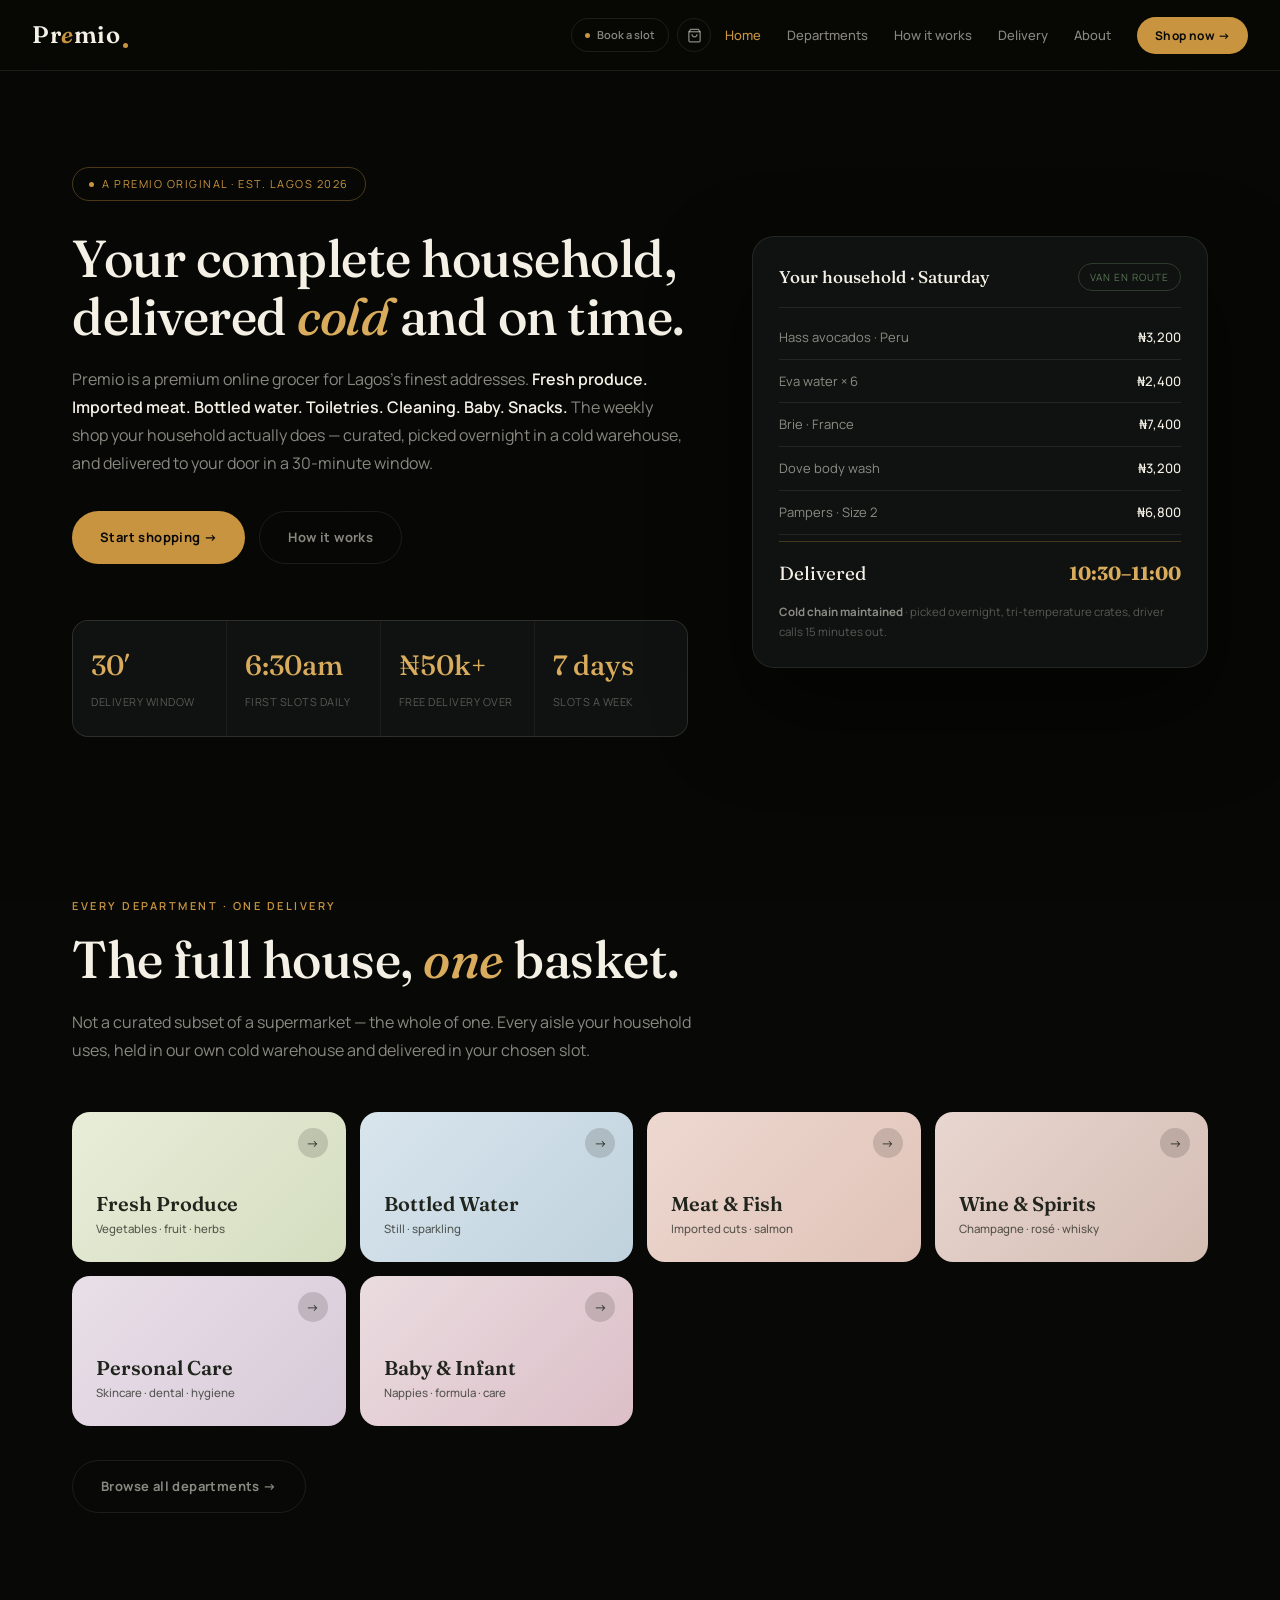
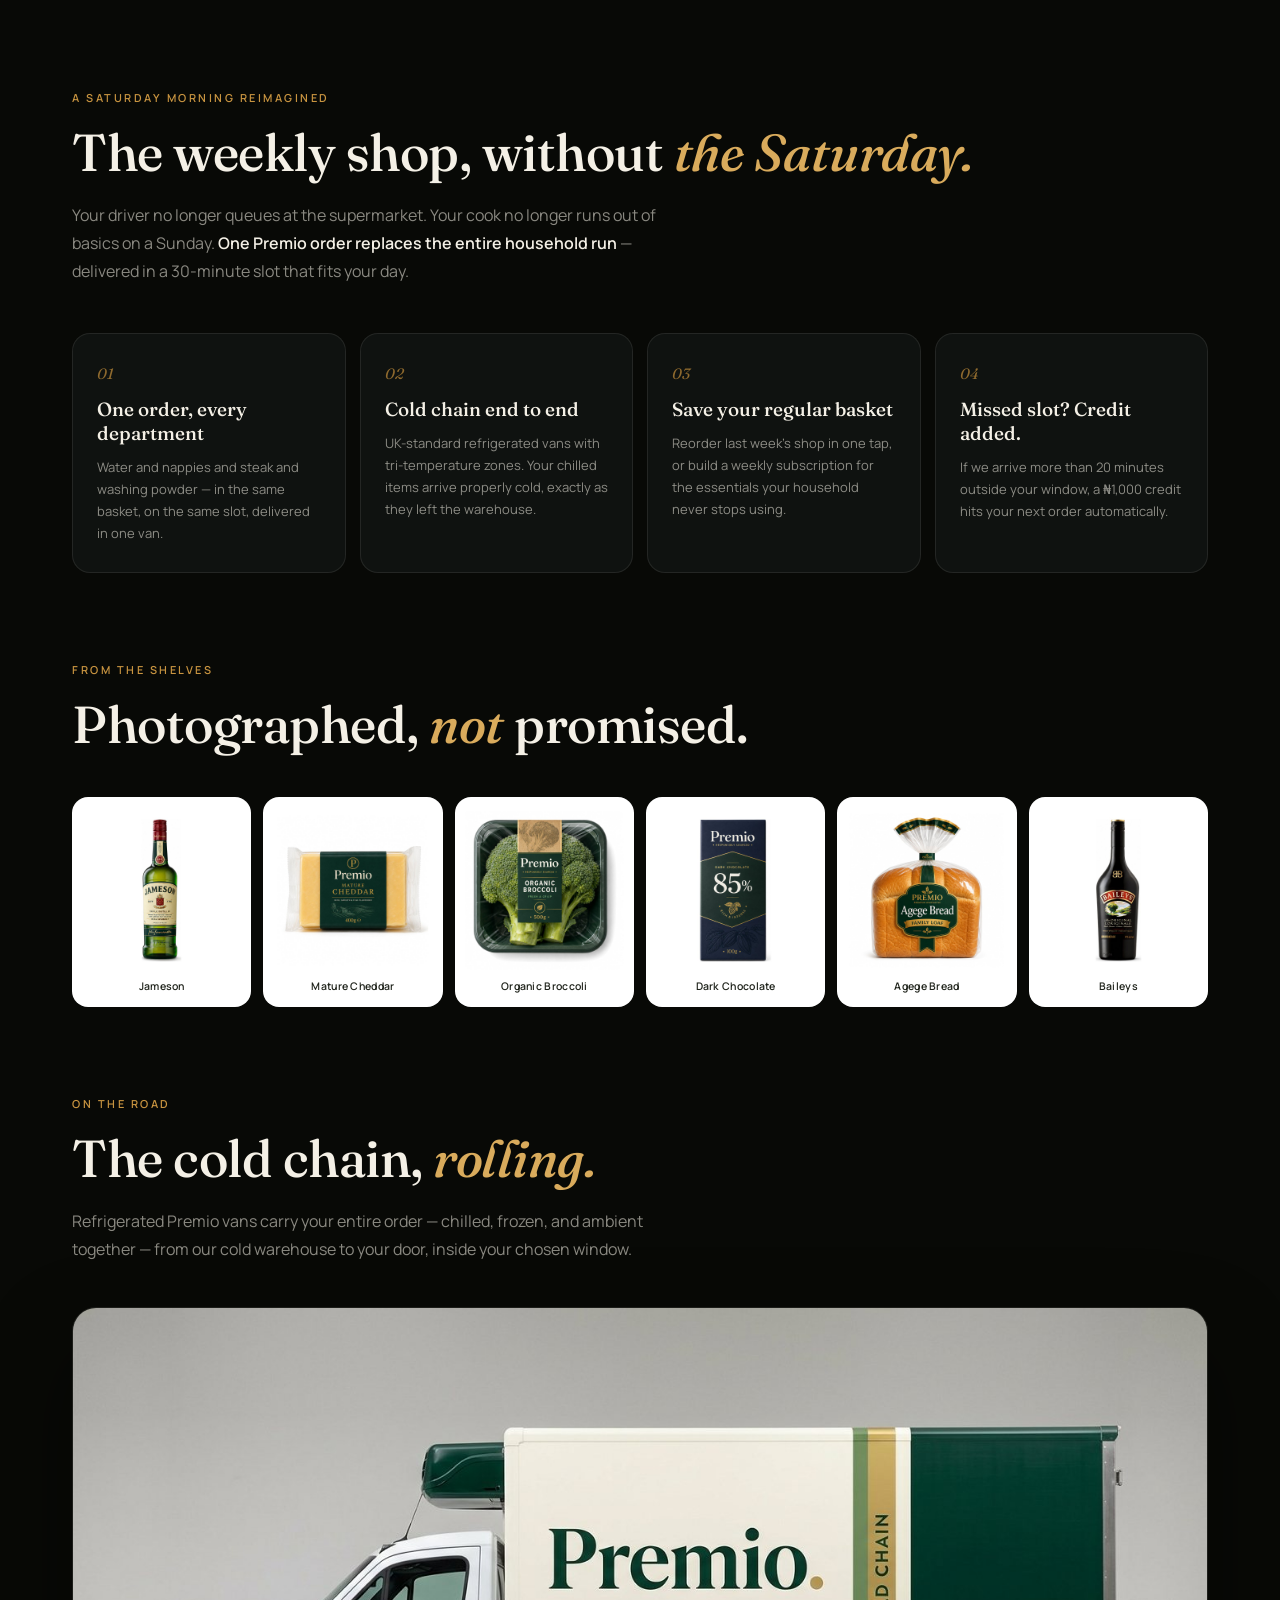
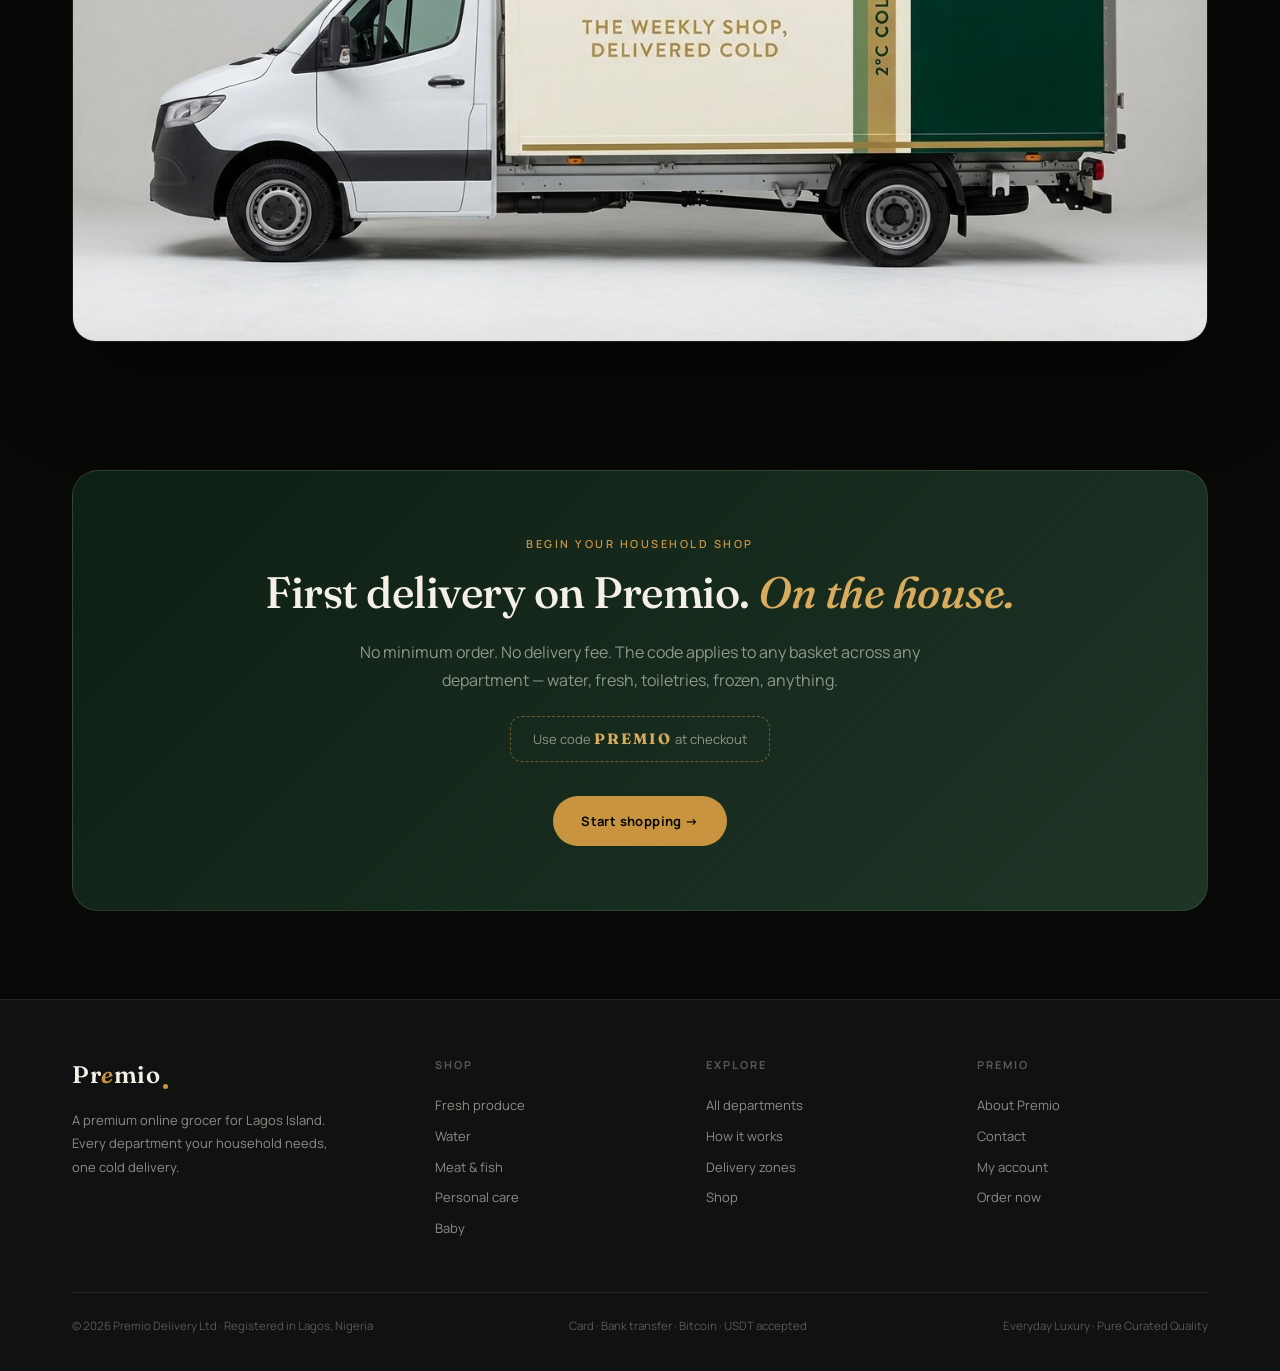
<file: index.html>
<!DOCTYPE html>
<html lang="en">
<head>
<meta charset="UTF-8">
<meta name="viewport" content="width=device-width, initial-scale=1.0">
<title>Premio — Your complete household, delivered cold</title>
<meta name="description" content="A premium online grocer for Lagos Island. Fresh produce, water, toiletries, cleaning, baby, frozen — delivered cold in a 30-minute slot.">
<link rel="preconnect" href="https://fonts.gstatic.com" crossorigin>
<link href="https://fonts.googleapis.com/css2?family=Fraunces:ital,opsz,wght@0,9..144,400;0,9..144,500;0,9..144,600;0,9..144,700;1,9..144,400;1,9..144,600&family=Manrope:wght@300;400;500;600;700&display=swap" rel="stylesheet">
<link rel="stylesheet" href="/site.css">
</head>
<body>

<nav class="site-nav">
  <a href="/" class="logo">Pr<span class="logo-a">e</span>mio<span class="logo-dot"></span></a>
  <button class="burger" onclick="document.body.classList.toggle('nav-open')" aria-label="Menu"><span></span><span></span><span></span></button>
  <div class="nav-links">
    <a href="/" class="active">Home</a>
    <a href="/departments.html">Departments</a>
    <a href="/how-it-works.html">How it works</a>
    <a href="/delivery.html">Delivery</a>
    <a href="/about.html">About</a>
    <a href="/shop.html" class="nav-cta">Shop now →</a>
  </div>
</nav>

<main>
<div class="wrap">

  <!-- HERO -->
  <section class="hero">
    <div>
      <div class="hero-return" id="heroReturn" style="display:none"></div>
      <div class="hero-badge">A Premio original · Est. Lagos 2026</div>
      <h1 class="h-display">Your complete household, delivered <em>cold</em> and on time.</h1>
      <p class="lede">Premio is a premium online grocer for Lagos's finest addresses. <strong>Fresh produce. Imported meat. Bottled water. Toiletries. Cleaning. Baby. Snacks.</strong> The weekly shop your household actually does — curated, picked overnight in a cold warehouse, and delivered to your door in a 30-minute window.</p>
      <div class="btn-row">
        <a href="/shop.html" class="btn btn-gold">Start shopping →</a>
        <a href="/how-it-works.html" class="btn btn-ghost">How it works</a>
      </div>
      <div class="stats">
        <div class="stat"><b>30′</b><span>Delivery window</span></div>
        <div class="stat"><b>6:30am</b><span>First slots daily</span></div>
        <div class="stat"><b>₦50k+</b><span>Free delivery over</span></div>
        <div class="stat"><b>7 days</b><span>Slots a week</span></div>
      </div>
    </div>
    <div>
      <div class="order-card">
        <div class="oc-head"><b>Your household · Saturday</b><span class="oc-chip">Van en route</span></div>
        <div class="oc-row"><span>Hass avocados · Peru</span><b>₦3,200</b></div>
        <div class="oc-row"><span>Eva water × 6</span><b>₦2,400</b></div>
        <div class="oc-row"><span>Brie · France</span><b>₦7,400</b></div>
        <div class="oc-row"><span>Dove body wash</span><b>₦3,200</b></div>
        <div class="oc-row"><span>Pampers · Size 2</span><b>₦6,800</b></div>
        <div class="oc-total"><span class="serif">Delivered</span><b>10:30–11:00</b></div>
        <div class="oc-foot"><b>Cold chain maintained</b> · picked overnight, tri-temperature crates, driver calls 15 minutes out.</div>
      </div>
    </div>
  </section>

  <!-- FEATURED DEPARTMENTS -->
  <section class="section">
    <div class="kicker">Every department · one delivery</div>
    <h2 class="h-display">The full house, <em>one</em> basket.</h2>
    <p class="lede">Not a curated subset of a supermarket — the whole of one. Every aisle your household uses, held in our own cold warehouse and delivered in your chosen slot.</p>
    <div class="dept-grid">
      <a class="dept-card bg-fresh" href="/shop.html?dept=fresh"><span class="dept-arrow">→</span><span class="dept-name">Fresh Produce</span><span class="dept-sub">Vegetables · fruit · herbs</span></a>
      <a class="dept-card bg-water" href="/shop.html?dept=water"><span class="dept-arrow">→</span><span class="dept-name">Bottled Water</span><span class="dept-sub">Still · sparkling</span></a>
      <a class="dept-card bg-meat" href="/shop.html?dept=meat"><span class="dept-arrow">→</span><span class="dept-name">Meat & Fish</span><span class="dept-sub">Imported cuts · salmon</span></a>
      <a class="dept-card bg-alcohol" href="/shop.html?dept=alcohol"><span class="dept-arrow">→</span><span class="dept-name">Wine & Spirits</span><span class="dept-sub">Champagne · rosé · whisky</span></a>
      <a class="dept-card bg-personal" href="/shop.html?dept=personal"><span class="dept-arrow">→</span><span class="dept-name">Personal Care</span><span class="dept-sub">Skincare · dental · hygiene</span></a>
      <a class="dept-card bg-baby" href="/shop.html?dept=baby"><span class="dept-arrow">→</span><span class="dept-name">Baby & Infant</span><span class="dept-sub">Nappies · formula · care</span></a>
    </div>
    <div class="btn-row">
      <a href="/departments.html" class="btn btn-ghost">Browse all departments →</a>
    </div>
  </section>

  <!-- PROMISES -->
  <section class="section">
    <div class="kicker">A Saturday morning reimagined</div>
    <h2 class="h-display">The weekly shop, without <em>the Saturday.</em></h2>
    <p class="lede">Your driver no longer queues at the supermarket. Your cook no longer runs out of basics on a Sunday. <strong>One Premio order replaces the entire household run</strong> — delivered in a 30-minute slot that fits your day.</p>
    <div class="promise-grid">
      <div class="promise"><div class="num">01</div><h3>One order, every department</h3><p>Water and nappies and steak and washing powder — in the same basket, on the same slot, delivered in one van.</p></div>
      <div class="promise"><div class="num">02</div><h3>Cold chain end to end</h3><p>UK-standard refrigerated vans with tri-temperature zones. Your chilled items arrive properly cold, exactly as they left the warehouse.</p></div>
      <div class="promise"><div class="num">03</div><h3>Save your regular basket</h3><p>Reorder last week's shop in one tap, or build a weekly subscription for the essentials your household never stops using.</p></div>
      <div class="promise"><div class="num">04</div><h3>Missed slot? Credit added.</h3><p>If we arrive more than 20 minutes outside your window, a ₦1,000 credit hits your next order automatically.</p></div>
    </div>
  </section>

  <!-- FROM THE SHELVES -->
  <section class="section" style="padding-top:0">
    <div class="kicker">From the shelves</div>
    <h2 class="h-display">Photographed, <em>not</em> promised.</h2>
    <div class="shelf-strip">
      <a href="/shop.html?dept=alcohol" class="shelf-item"><img src="/product-images/117-jameson-irish-whiskey.jpg" alt="Jameson Irish Whiskey" loading="lazy"><span>Jameson</span></a>
      <a href="/shop.html?dept=dairy" class="shelf-item"><img src="/product-images/131-mature-cheddar-block.jpg" alt="Mature cheddar" loading="lazy"><span>Mature Cheddar</span></a>
      <a href="/shop.html?dept=fresh" class="shelf-item"><img src="/product-images/2-organic-broccoli.jpg" alt="Organic broccoli" loading="lazy"><span>Organic Broccoli</span></a>
      <a href="/shop.html?dept=snack" class="shelf-item"><img src="/product-images/164-dark-chocolate-85.jpg" alt="Dark chocolate 85%" loading="lazy"><span>Dark Chocolate</span></a>
      <a href="/shop.html?dept=bake" class="shelf-item"><img src="/product-images/134-agege-bread.jpg" alt="Agege bread" loading="lazy"><span>Agege Bread</span></a>
      <a href="/shop.html?dept=alcohol" class="shelf-item"><img src="/product-images/119-baileys-irish-cream.jpg" alt="Baileys" loading="lazy"><span>Baileys</span></a>
    </div>
  </section>

  <!-- THE FLEET -->
  <section class="section" style="padding-top:0">
    <div class="kicker">On the road</div>
    <h2 class="h-display">The cold chain, <em>rolling.</em></h2>
    <p class="lede">Refrigerated Premio vans carry your entire order — chilled, frozen, and ambient together — from our cold warehouse to your door, inside your chosen window.</p>
    <div class="van-frame"><img src="/assets/premio-van.jpg" alt="Premio refrigerated delivery van" loading="lazy"></div>
  </section>

  <!-- CTA -->
  <section class="cta-band">
    <div class="kicker">Begin your household shop</div>
    <h2 class="h-display">First delivery on Premio. <em>On the house.</em></h2>
    <p class="lede">No minimum order. No delivery fee. The code applies to any basket across any department — water, fresh, toiletries, frozen, anything.</p>
    <div class="promo-code">Use code <b>PREMIO</b> at checkout</div>
    <div class="btn-row">
      <a href="/shop.html" class="btn btn-gold">Start shopping →</a>
    </div>
  </section>

</div>
</main>

<footer>
  <div class="wrap">
    <div class="foot-grid">
      <div>
        <a href="/" class="logo">Pr<span class="logo-a">e</span>mio<span class="logo-dot"></span></a>
        <p class="foot-tag">A premium online grocer for Lagos Island. Every department your household needs, one cold delivery.</p>
      </div>
      <div class="foot-col">
        <h4>Shop</h4>
        <a href="/shop.html?dept=fresh">Fresh produce</a>
        <a href="/shop.html?dept=water">Water</a>
        <a href="/shop.html?dept=meat">Meat & fish</a>
        <a href="/shop.html?dept=personal">Personal care</a>
        <a href="/shop.html?dept=baby">Baby</a>
      </div>
      <div class="foot-col">
        <h4>Explore</h4>
        <a href="/departments.html">All departments</a>
        <a href="/how-it-works.html">How it works</a>
        <a href="/delivery.html">Delivery zones</a>
        <a href="/shop.html">Shop</a>
      </div>
      <div class="foot-col">
        <h4>Premio</h4>
        <a href="/about.html">About Premio</a>
        <a href="/contact.html">Contact</a>
        <a href="/account.html">My account</a>
        <a href="/shop.html">Order now</a>
      </div>
    </div>
    <div class="foot-base">
      <span>© 2026 Premio Delivery Ltd · Registered in Lagos, Nigeria</span>
      <span>Card · Bank transfer · Bitcoin · USDT accepted</span>
      <span>Everyday Luxury · Pure Curated Quality</span>
    </div>
  </div>
</footer>

<script src="/site.js" defer></script>
</body>
</html>
</file>
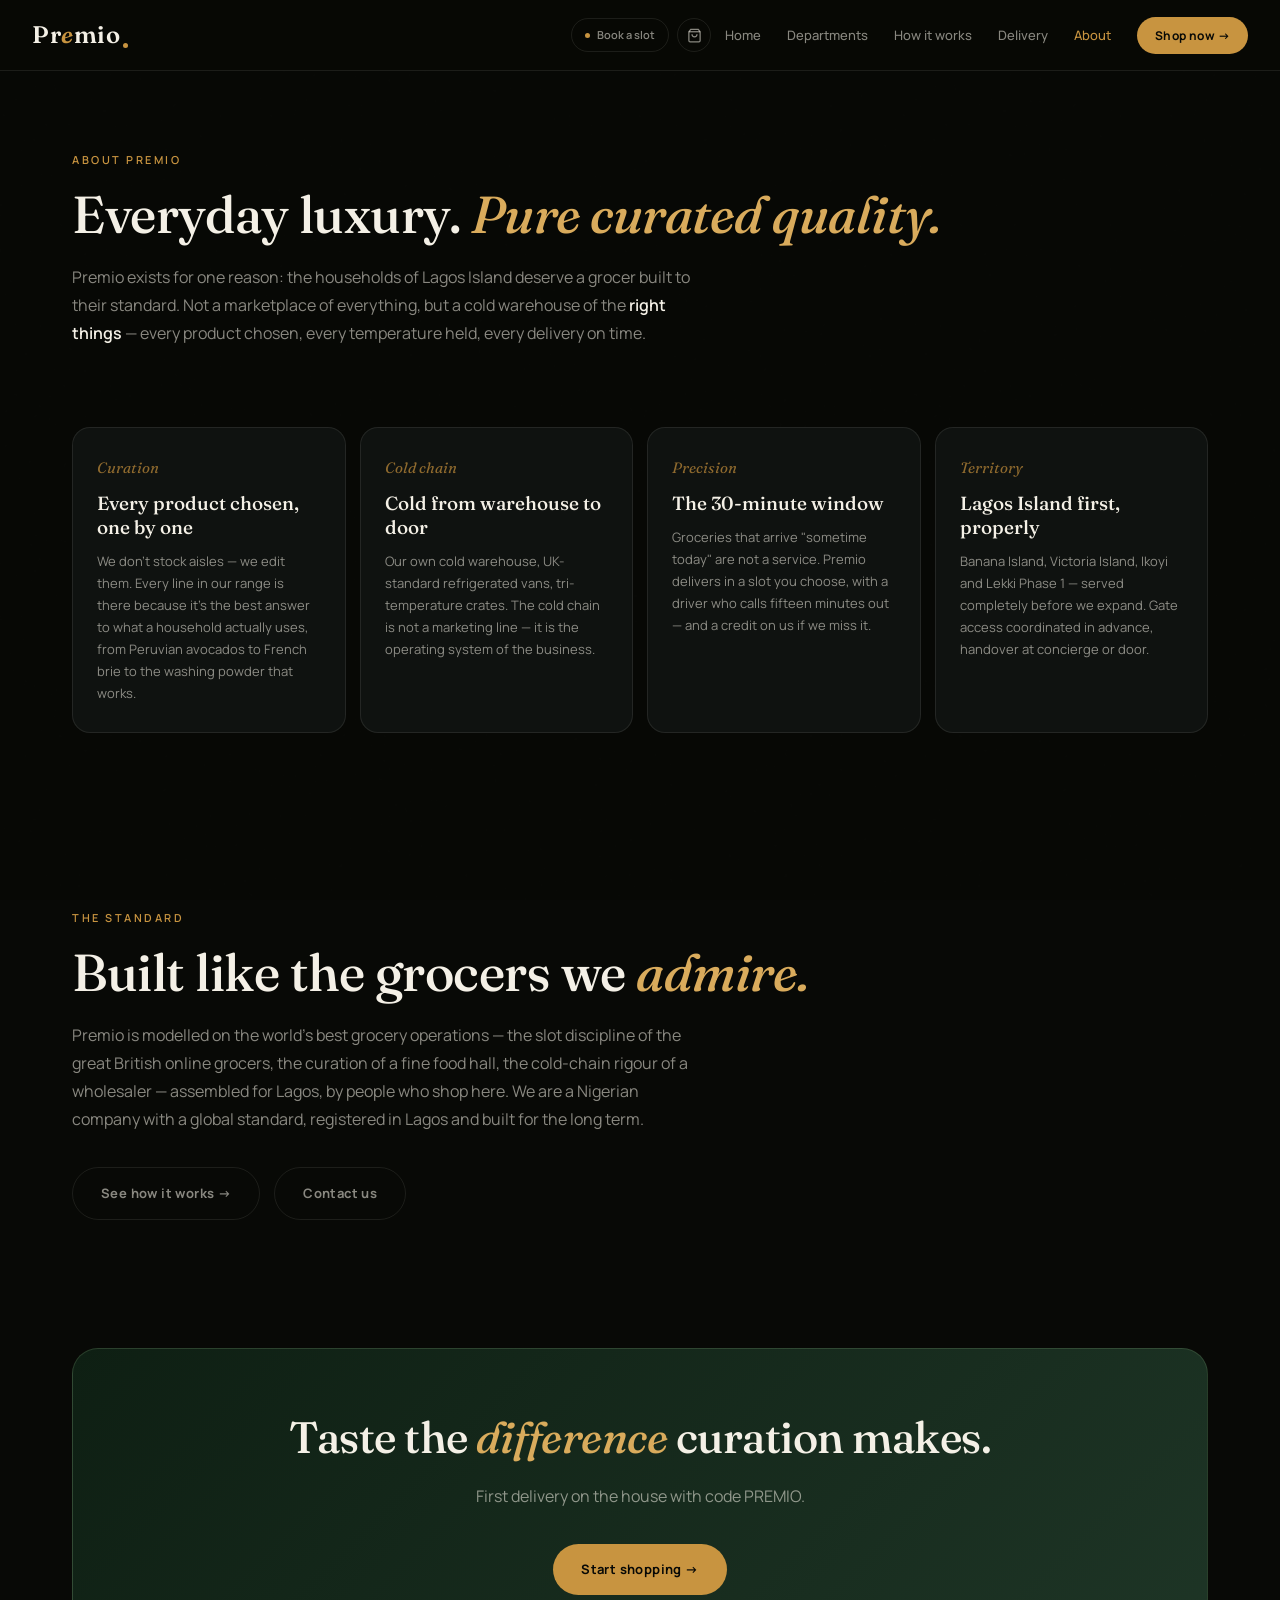
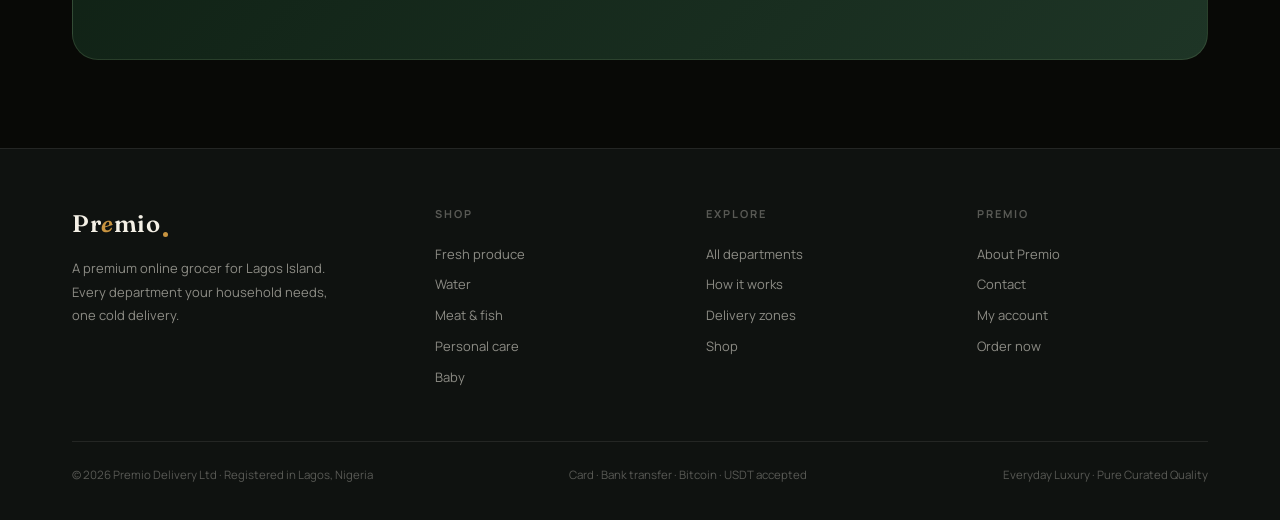
<file: about.html>
<!DOCTYPE html>
<html lang="en">
<head>
<meta charset="UTF-8">
<meta name="viewport" content="width=device-width, initial-scale=1.0">
<title>About — Premio</title>
<meta name="description" content="Premio is a premium online grocer for Lagos Island — everyday luxury, pure curated quality, delivered cold.">
<link rel="preconnect" href="https://fonts.gstatic.com" crossorigin>
<link href="https://fonts.googleapis.com/css2?family=Fraunces:ital,opsz,wght@0,9..144,400;0,9..144,500;0,9..144,600;0,9..144,700;1,9..144,400;1,9..144,600&family=Manrope:wght@300;400;500;600;700&display=swap" rel="stylesheet">
<link rel="stylesheet" href="/site.css">
</head>
<body>

<nav class="site-nav">
  <a href="/" class="logo">Pr<span class="logo-a">e</span>mio<span class="logo-dot"></span></a>
  <button class="burger" onclick="document.body.classList.toggle('nav-open')" aria-label="Menu"><span></span><span></span><span></span></button>
  <div class="nav-links">
    <a href="/">Home</a>
    <a href="/departments.html">Departments</a>
    <a href="/how-it-works.html">How it works</a>
    <a href="/delivery.html">Delivery</a>
    <a href="/about.html" class="active">About</a>
    <a href="/shop.html" class="nav-cta">Shop now →</a>
  </div>
</nav>

<main>
<div class="wrap">

  <section class="page-head">
    <div class="kicker">About Premio</div>
    <h1 class="h-display">Everyday luxury. <em>Pure curated quality.</em></h1>
    <p class="lede">Premio exists for one reason: the households of Lagos Island deserve a grocer built to their standard. Not a marketplace of everything, but a cold warehouse of the <strong>right things</strong> — every product chosen, every temperature held, every delivery on time.</p>
  </section>

  <section class="section" style="padding-top:24px">
    <div class="promise-grid">
      <div class="promise"><div class="num">Curation</div><h3>Every product chosen, one by one</h3><p>We don't stock aisles — we edit them. Every line in our range is there because it's the best answer to what a household actually uses, from Peruvian avocados to French brie to the washing powder that works.</p></div>
      <div class="promise"><div class="num">Cold chain</div><h3>Cold from warehouse to door</h3><p>Our own cold warehouse, UK-standard refrigerated vans, tri-temperature crates. The cold chain is not a marketing line — it is the operating system of the business.</p></div>
      <div class="promise"><div class="num">Precision</div><h3>The 30-minute window</h3><p>Groceries that arrive "sometime today" are not a service. Premio delivers in a slot you choose, with a driver who calls fifteen minutes out — and a credit on us if we miss it.</p></div>
      <div class="promise"><div class="num">Territory</div><h3>Lagos Island first, properly</h3><p>Banana Island, Victoria Island, Ikoyi and Lekki Phase 1 — served completely before we expand. Gate access coordinated in advance, handover at concierge or door.</p></div>
    </div>
  </section>

  <section class="section">
    <div class="kicker">The standard</div>
    <h2 class="h-display">Built like the grocers we <em>admire.</em></h2>
    <p class="lede">Premio is modelled on the world's best grocery operations — the slot discipline of the great British online grocers, the curation of a fine food hall, the cold-chain rigour of a wholesaler — assembled for Lagos, by people who shop here. We are a Nigerian company with a global standard, registered in Lagos and built for the long term.</p>
    <div class="btn-row">
      <a href="/how-it-works.html" class="btn btn-ghost">See how it works →</a>
      <a href="/contact.html" class="btn btn-ghost">Contact us</a>
    </div>
  </section>

  <section class="cta-band">
    <h2 class="h-display">Taste the <em>difference</em> curation makes.</h2>
    <p class="lede">First delivery on the house with code PREMIO.</p>
    <div class="btn-row"><a href="/shop.html" class="btn btn-gold">Start shopping →</a></div>
  </section>

</div>
</main>

<footer>
  <div class="wrap">
    <div class="foot-grid">
      <div>
        <a href="/" class="logo">Pr<span class="logo-a">e</span>mio<span class="logo-dot"></span></a>
        <p class="foot-tag">A premium online grocer for Lagos Island. Every department your household needs, one cold delivery.</p>
      </div>
      <div class="foot-col">
        <h4>Shop</h4>
        <a href="/shop.html?dept=fresh">Fresh produce</a>
        <a href="/shop.html?dept=water">Water</a>
        <a href="/shop.html?dept=meat">Meat & fish</a>
        <a href="/shop.html?dept=personal">Personal care</a>
        <a href="/shop.html?dept=baby">Baby</a>
      </div>
      <div class="foot-col">
        <h4>Explore</h4>
        <a href="/departments.html">All departments</a>
        <a href="/how-it-works.html">How it works</a>
        <a href="/delivery.html">Delivery zones</a>
        <a href="/shop.html">Shop</a>
      </div>
      <div class="foot-col">
        <h4>Premio</h4>
        <a href="/about.html">About Premio</a>
        <a href="/contact.html">Contact</a>
        <a href="/account.html">My account</a>
        <a href="/shop.html">Order now</a>
      </div>
    </div>
    <div class="foot-base">
      <span>© 2026 Premio Delivery Ltd · Registered in Lagos, Nigeria</span>
      <span>Card · Bank transfer · Bitcoin · USDT accepted</span>
      <span>Everyday Luxury · Pure Curated Quality</span>
    </div>
  </div>
</footer>

<script src="/site.js" defer></script>
</body>
</html>
</file>
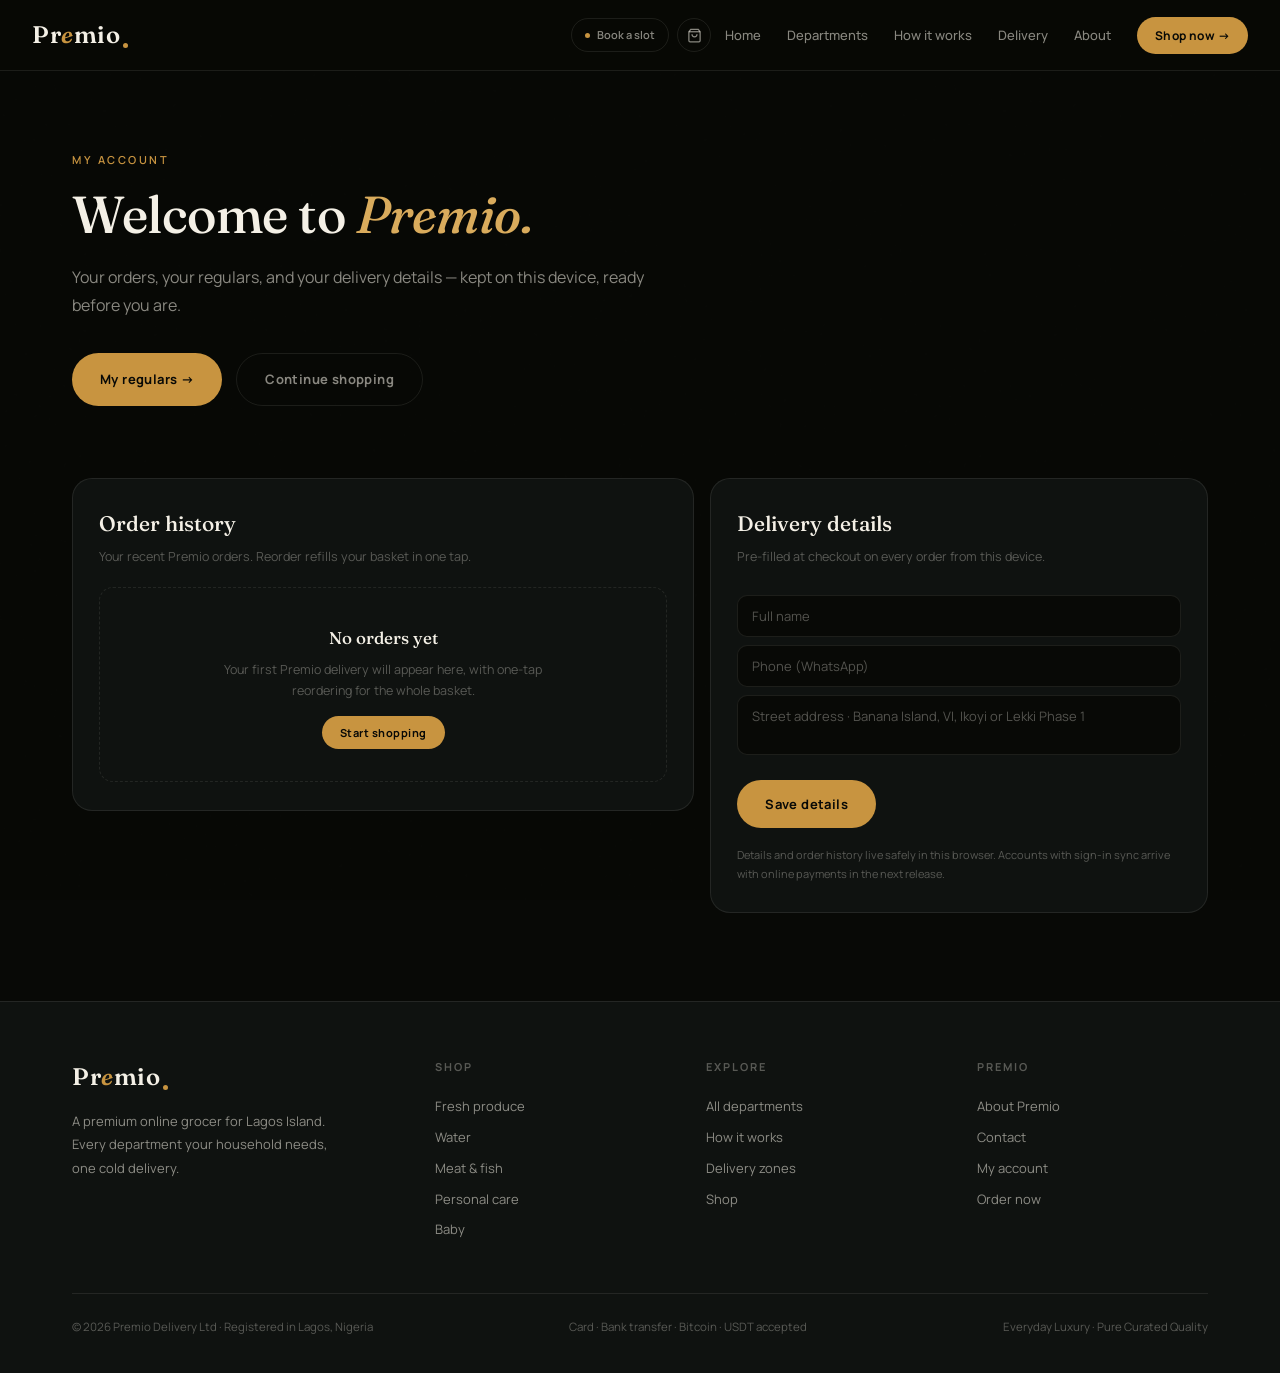
<file: account.html>
<!DOCTYPE html>
<html lang="en">
<head>
<meta charset="UTF-8">
<meta name="viewport" content="width=device-width, initial-scale=1.0">
<title>My account — Premio</title>
<meta name="description" content="Your Premio orders, regulars, and delivery details.">
<link rel="preconnect" href="https://fonts.gstatic.com" crossorigin>
<link href="https://fonts.googleapis.com/css2?family=Fraunces:ital,opsz,wght@0,9..144,400;0,9..144,500;0,9..144,600;0,9..144,700;1,9..144,400;1,9..144,600&family=Manrope:wght@300;400;500;600;700&display=swap" rel="stylesheet">
<link rel="stylesheet" href="/site.css">
<style>
.acct-grid{display:grid;grid-template-columns:1fr .8fr;gap:16px;margin-top:48px;align-items:start}
.panel{background:var(--ink2);border:1px solid var(--line);border-radius:20px;padding:28px 26px}
.panel h2{font-family:'Fraunces',serif;font-weight:500;font-size:21px;margin-bottom:6px}
.panel .p-sub{font-size:12.5px;color:var(--text-dim);margin-bottom:20px}
.ord{border:1px solid var(--line);border-radius:14px;padding:18px 18px 14px;margin-bottom:12px}
.ord-top{display:flex;justify-content:space-between;gap:12px;align-items:baseline;flex-wrap:wrap}
.ord-ref{font-family:'Fraunces',serif;font-size:15px;color:var(--gold-soft)}
.ord-date{font-size:11.5px;color:var(--text-dim)}
.ord-items{margin:12px 0;font-size:12.5px;color:var(--text-soft);line-height:1.9}
.ord-items span{color:var(--text-dim)}
.ord-foot{display:flex;justify-content:space-between;align-items:center;padding-top:12px;border-top:1px solid var(--line)}
.tl{display:flex;align-items:center;gap:6px;margin:2px 0 10px;flex-wrap:wrap}
.tl-step{font-size:10px;letter-spacing:.4px;color:var(--text-dim);white-space:nowrap}
.tl-step.done{color:#9BC59B;font-weight:600}
.tl-bar{flex:0 0 14px;height:1px;background:var(--line)}
.ord-subs{font-size:10.5px;color:var(--text-dim);margin:-4px 0 10px}
.ord-total{font-family:'Fraunces',serif;font-size:16px}
.btn-sm{padding:9px 18px;border-radius:50px;font-size:11px;font-weight:700;letter-spacing:.5px;background:var(--gold);color:var(--ink);transition:background .2s}
.btn-sm:hover{background:var(--gold-soft)}
.empty{padding:36px 20px;text-align:center;border:1px dashed var(--line);border-radius:14px}
.empty b{font-family:'Fraunces',serif;font-weight:500;font-size:17px;display:block;margin-bottom:8px}
.empty p{font-size:12.5px;color:var(--text-dim);line-height:1.7;max-width:320px;margin:0 auto 18px}
.dl-note{margin-top:18px;font-size:11px;color:var(--text-dim);line-height:1.7}
@media (max-width:900px){.acct-grid{grid-template-columns:1fr}}
</style>
</head>
<body>

<nav class="site-nav">
  <a href="/" class="logo">Pr<span class="logo-a">e</span>mio<span class="logo-dot"></span></a>
  <button class="burger" onclick="document.body.classList.toggle('nav-open')" aria-label="Menu"><span></span><span></span><span></span></button>
  <div class="nav-links">
    <a href="/">Home</a>
    <a href="/departments.html">Departments</a>
    <a href="/how-it-works.html">How it works</a>
    <a href="/delivery.html">Delivery</a>
    <a href="/about.html">About</a>
    <a href="/shop.html" class="nav-cta">Shop now →</a>
  </div>
</nav>

<main>
<div class="wrap">

  <section class="page-head">
    <div class="kicker">My account</div>
    <h1 class="h-display" id="greet">Welcome to <em>Premio.</em></h1>
    <p class="lede">Your orders, your regulars, and your delivery details — kept on this device, ready before you are.</p>
    <div class="btn-row">
      <a href="/shop.html?view=regulars" class="btn btn-gold">My regulars →</a>
      <a href="/shop.html" class="btn btn-ghost">Continue shopping</a>
    </div>
  </section>

  <section class="section" style="padding-top:16px">
    <div class="acct-grid">

      <div class="panel">
        <h2>Order history</h2>
        <div class="p-sub">Your recent Premio orders. Reorder refills your basket in one tap.</div>
        <div id="orders"></div>
      </div>

      <div class="panel">
        <h2>Delivery details</h2>
        <div class="p-sub">Pre-filled at checkout on every order from this device.</div>
        <input class="co-input" id="dName" placeholder="Full name" autocomplete="name">
        <input class="co-input" id="dPhone" placeholder="Phone (WhatsApp)" inputmode="tel" autocomplete="tel">
        <textarea class="co-input" id="dAddr" rows="2" placeholder="Street address · Banana Island, VI, Ikoyi or Lekki Phase 1"></textarea>
        <div class="btn-row" style="margin-top:18px"><button class="btn btn-gold" onclick="saveDetails()">Save details</button></div>
        <div class="dl-note">Details and order history live safely in this browser. Accounts with sign-in sync arrive with online payments in the next release.</div>
      </div>

    </div>
  </section>

</div>
</main>

<footer>
  <div class="wrap">
    <div class="foot-grid">
      <div>
        <a href="/" class="logo">Pr<span class="logo-a">e</span>mio<span class="logo-dot"></span></a>
        <p class="foot-tag">A premium online grocer for Lagos Island. Every department your household needs, one cold delivery.</p>
      </div>
      <div class="foot-col">
        <h4>Shop</h4>
        <a href="/shop.html?dept=fresh">Fresh produce</a>
        <a href="/shop.html?dept=water">Water</a>
        <a href="/shop.html?dept=meat">Meat & fish</a>
        <a href="/shop.html?dept=personal">Personal care</a>
        <a href="/shop.html?dept=baby">Baby</a>
      </div>
      <div class="foot-col">
        <h4>Explore</h4>
        <a href="/departments.html">All departments</a>
        <a href="/how-it-works.html">How it works</a>
        <a href="/delivery.html">Delivery zones</a>
        <a href="/shop.html">Shop</a>
      </div>
      <div class="foot-col">
        <h4>Premio</h4>
        <a href="/about.html">About Premio</a>
        <a href="/contact.html">Contact</a>
        <a href="/account.html">My account</a>
        <a href="/shop.html">Order now</a>
      </div>
    </div>
    <div class="foot-base">
      <span>© 2026 Premio Delivery Ltd · Registered in Lagos, Nigeria</span>
      <span>Card · Bank transfer · Bitcoin · USDT accepted</span>
      <span>Everyday Luxury · Pure Curated Quality</span>
    </div>
  </div>
</footer>

<script>
const store = {
  get(k){ try{ return JSON.parse(localStorage.getItem('premio_'+k)) }catch(e){ return null } },
  set(k,v){ try{ localStorage.setItem('premio_'+k, JSON.stringify(v)) }catch(e){} }
};

// Greeting + details
const deliv = store.get('deliv') || {};
if(deliv.name) document.getElementById('greet').innerHTML = `Welcome back, <em>${deliv.name.split(' ')[0]}.</em>`;
document.getElementById('dName').value = deliv.name || '';
document.getElementById('dPhone').value = deliv.phone || '';
document.getElementById('dAddr').value = deliv.addr || '';
function saveDetails(){
  store.set('deliv',{name:document.getElementById('dName').value.trim(), phone:document.getElementById('dPhone').value.trim(), addr:document.getElementById('dAddr').value.trim()});
  const b = document.querySelector('.panel .btn-gold');
  b.textContent = 'Saved ✓'; setTimeout(()=>b.textContent='Save details', 1600);
}

// Orders
const orders = store.get('orders') || [];
const wrap = document.getElementById('orders');
if(!orders.length){
  wrap.innerHTML = `<div class="empty"><b>No orders yet</b><p>Your first Premio delivery will appear here, with one-tap reordering for the whole basket.</p><a href="/shop.html" class="btn-sm">Start shopping</a></div>`;
} else {
  wrap.innerHTML = orders.map((o,i)=>{
    const dt = new Date(o.ts).toLocaleDateString('en-GB',{day:'numeric',month:'short',year:'numeric'});
    const items = o.items.map(it=>`${it.name} <span>× ${it.qty}</span>`).join('<br>');
    const h = (Date.now()-o.ts)/3600000;
    const stage = h<2?1:h<12?2:h<24?3:4;
    const tl = ['Placed','Prepared','On the way','Delivered'].map((n,ix)=>`<span class="tl-step ${ix<stage?'done':''}">${n}</span>`).join('<span class="tl-bar"></span>');
    return `<div class="ord">
      <div class="ord-top"><span class="ord-ref">${o.ref}</span><span class="ord-date">${dt} · ${o.slot}</span></div>
      <div class="tl">${tl}</div>
      <div class="ord-items">${items}</div>
      <div class="ord-subs">${o.subs===false ? 'Substitutions: refused' : 'Substitutions: allowed'} · Paid: ${({card:'Card',transfer:'Bank transfer',crypto:'Bitcoin/USDT'})[o.pay]||'Card'}</div>
      <div class="ord-foot"><span class="ord-total">₦${o.total.toLocaleString()}</span><button class="btn-sm" onclick="reorder(${i})">Reorder</button></div>
    </div>`;
  }).join('');
}
function reorder(i){
  const o = orders[i];
  if(!o) return;
  const cart = store.get('cart') || [];
  const map = new Map(cart);
  o.items.forEach(it=>map.set(it.id, (map.get(it.id)||0) + it.qty));
  store.set('cart', [...map.entries()]);
  location.href = '/shop.html';
}
</script>

<script src="/site.js" defer></script>
</body>
</html>
</file>
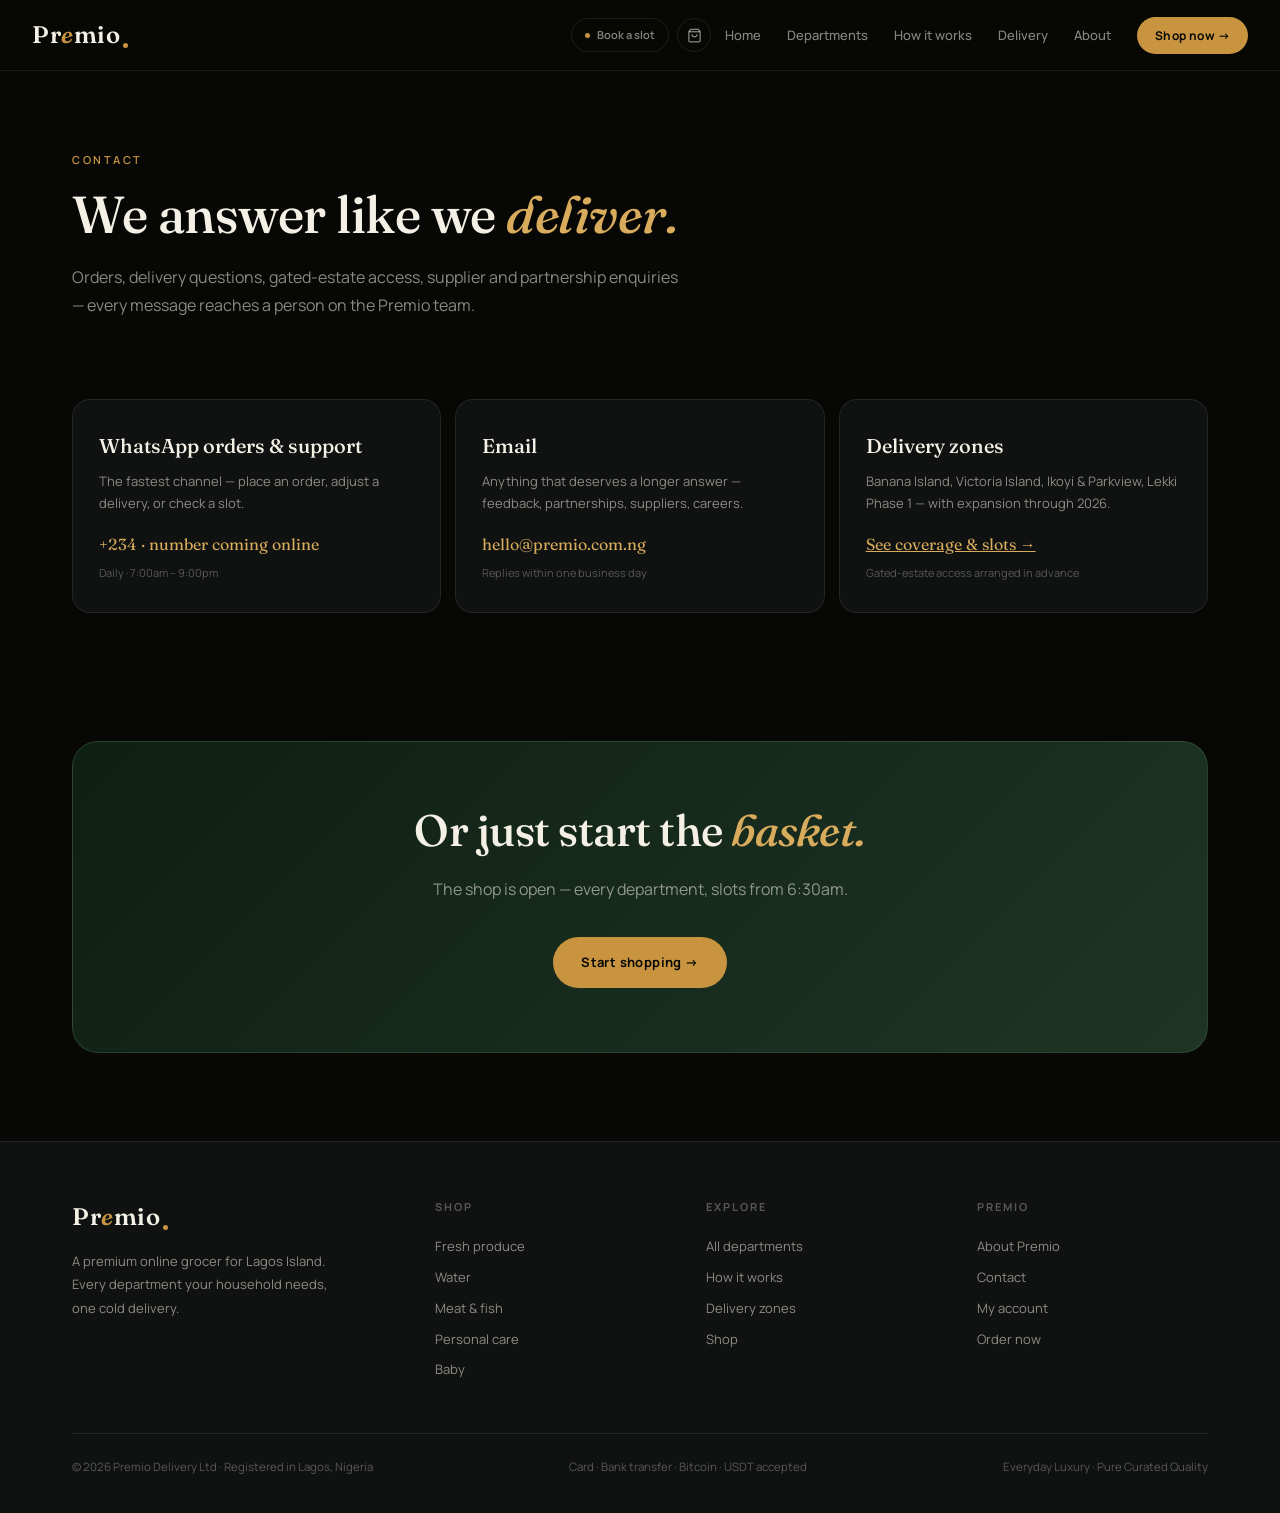
<file: contact.html>
<!DOCTYPE html>
<html lang="en">
<head>
<meta charset="UTF-8">
<meta name="viewport" content="width=device-width, initial-scale=1.0">
<title>Contact — Premio</title>
<meta name="description" content="Reach Premio — WhatsApp orders, delivery support, and partnerships.">
<link rel="preconnect" href="https://fonts.gstatic.com" crossorigin>
<link href="https://fonts.googleapis.com/css2?family=Fraunces:ital,opsz,wght@0,9..144,400;0,9..144,500;0,9..144,600;0,9..144,700;1,9..144,400;1,9..144,600&family=Manrope:wght@300;400;500;600;700&display=swap" rel="stylesheet">
<link rel="stylesheet" href="/site.css">
<style>
.contact-grid{display:grid;grid-template-columns:repeat(auto-fit,minmax(260px,1fr));gap:14px;margin-top:48px}
.contact-card{background:var(--ink2);border:1px solid var(--line);border-radius:18px;padding:30px 26px}
.contact-card h3{font-family:'Fraunces',serif;font-weight:500;font-size:20px;margin-bottom:8px}
.contact-card p{font-size:13px;color:var(--text-soft);line-height:1.7;margin-bottom:18px}
.contact-val{font-family:'Fraunces',serif;font-size:16px;color:var(--gold-soft)}
.contact-note{font-size:11px;color:var(--text-dim);margin-top:6px}
</style>
</head>
<body>

<nav class="site-nav">
  <a href="/" class="logo">Pr<span class="logo-a">e</span>mio<span class="logo-dot"></span></a>
  <button class="burger" onclick="document.body.classList.toggle('nav-open')" aria-label="Menu"><span></span><span></span><span></span></button>
  <div class="nav-links">
    <a href="/">Home</a>
    <a href="/departments.html">Departments</a>
    <a href="/how-it-works.html">How it works</a>
    <a href="/delivery.html">Delivery</a>
    <a href="/about.html">About</a>
    <a href="/shop.html" class="nav-cta">Shop now →</a>
  </div>
</nav>

<main>
<div class="wrap">

  <section class="page-head">
    <div class="kicker">Contact</div>
    <h1 class="h-display">We answer like we <em>deliver.</em></h1>
    <p class="lede">Orders, delivery questions, gated-estate access, supplier and partnership enquiries — every message reaches a person on the Premio team.</p>
  </section>

  <section class="section" style="padding-top:24px">
    <div class="contact-grid">
      <!-- TODO for Ayo: replace the placeholder number and email below with the real ones, and wire the WhatsApp link as https://wa.me/234XXXXXXXXXX -->
      <div class="contact-card">
        <h3>WhatsApp orders & support</h3>
        <p>The fastest channel — place an order, adjust a delivery, or check a slot.</p>
        <div class="contact-val">+234 · number coming online</div>
        <div class="contact-note">Daily · 7:00am – 9:00pm</div>
      </div>
      <div class="contact-card">
        <h3>Email</h3>
        <p>Anything that deserves a longer answer — feedback, partnerships, suppliers, careers.</p>
        <div class="contact-val">hello@premio.com.ng</div>
        <div class="contact-note">Replies within one business day</div>
      </div>
      <div class="contact-card">
        <h3>Delivery zones</h3>
        <p>Banana Island, Victoria Island, Ikoyi & Parkview, Lekki Phase 1 — with expansion through 2026.</p>
        <a href="/delivery.html" class="contact-val" style="text-decoration:underline">See coverage & slots →</a>
        <div class="contact-note">Gated-estate access arranged in advance</div>
      </div>
    </div>
  </section>

  <section class="cta-band">
    <h2 class="h-display">Or just start the <em>basket.</em></h2>
    <p class="lede">The shop is open — every department, slots from 6:30am.</p>
    <div class="btn-row"><a href="/shop.html" class="btn btn-gold">Start shopping →</a></div>
  </section>

</div>
</main>

<footer>
  <div class="wrap">
    <div class="foot-grid">
      <div>
        <a href="/" class="logo">Pr<span class="logo-a">e</span>mio<span class="logo-dot"></span></a>
        <p class="foot-tag">A premium online grocer for Lagos Island. Every department your household needs, one cold delivery.</p>
      </div>
      <div class="foot-col">
        <h4>Shop</h4>
        <a href="/shop.html?dept=fresh">Fresh produce</a>
        <a href="/shop.html?dept=water">Water</a>
        <a href="/shop.html?dept=meat">Meat & fish</a>
        <a href="/shop.html?dept=personal">Personal care</a>
        <a href="/shop.html?dept=baby">Baby</a>
      </div>
      <div class="foot-col">
        <h4>Explore</h4>
        <a href="/departments.html">All departments</a>
        <a href="/how-it-works.html">How it works</a>
        <a href="/delivery.html">Delivery zones</a>
        <a href="/shop.html">Shop</a>
      </div>
      <div class="foot-col">
        <h4>Premio</h4>
        <a href="/about.html">About Premio</a>
        <a href="/contact.html">Contact</a>
        <a href="/account.html">My account</a>
        <a href="/shop.html">Order now</a>
      </div>
    </div>
    <div class="foot-base">
      <span>© 2026 Premio Delivery Ltd · Registered in Lagos, Nigeria</span>
      <span>Card · Bank transfer · Bitcoin · USDT accepted</span>
      <span>Everyday Luxury · Pure Curated Quality</span>
    </div>
  </div>
</footer>

<script src="/site.js" defer></script>
</body>
</html>
</file>
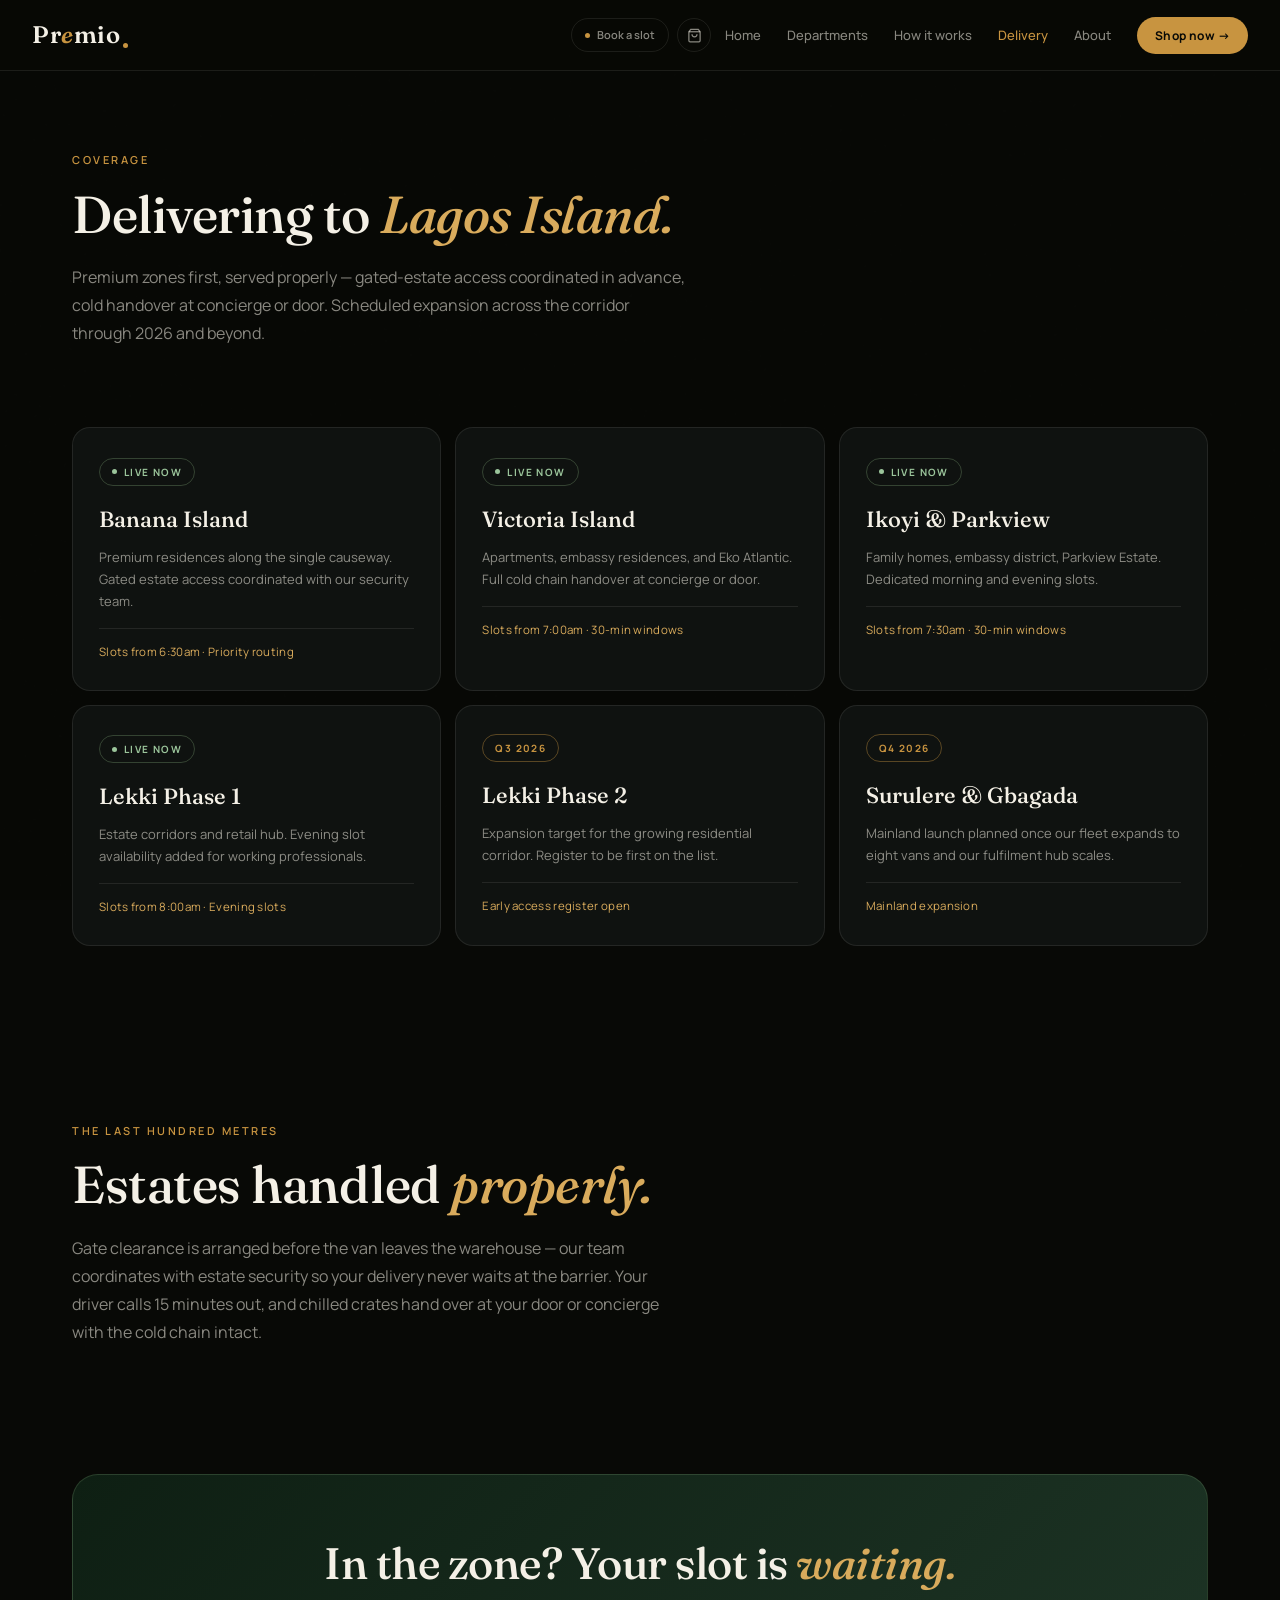
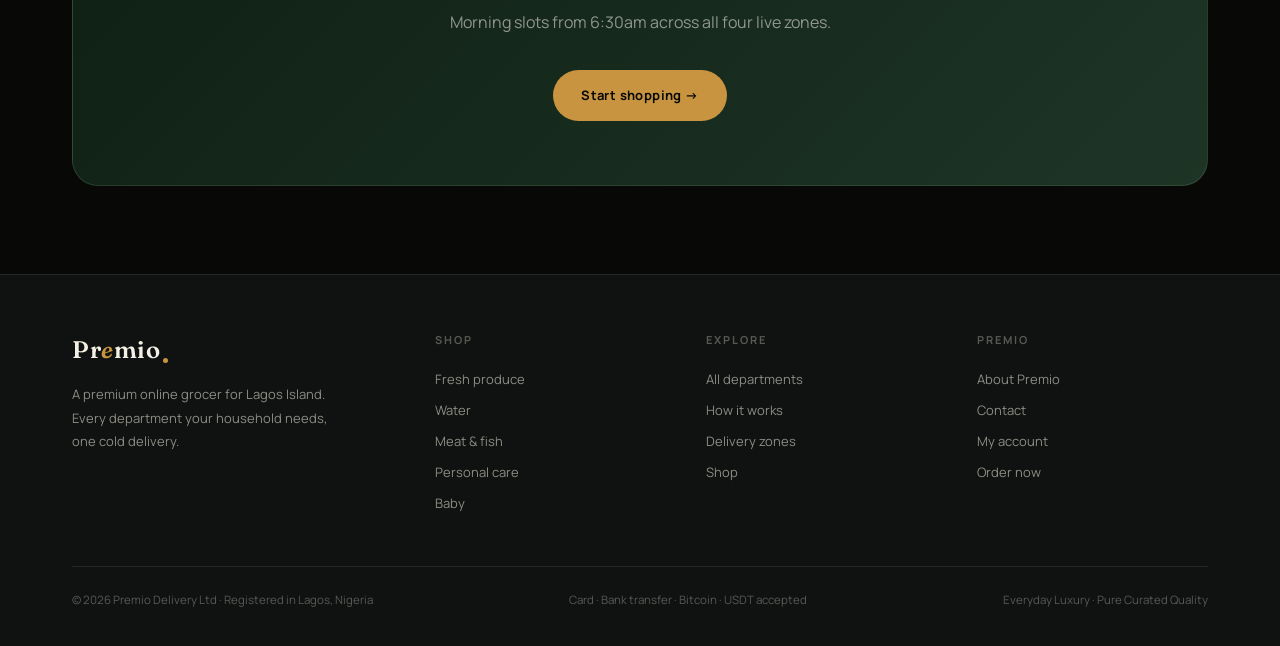
<file: delivery.html>
<!DOCTYPE html>
<html lang="en">
<head>
<meta charset="UTF-8">
<meta name="viewport" content="width=device-width, initial-scale=1.0">
<title>Delivery zones — Premio</title>
<meta name="description" content="Premio delivers to Banana Island, Victoria Island, Ikoyi & Parkview, and Lekki Phase 1 — with expansion across the corridor through 2026.">
<link rel="preconnect" href="https://fonts.gstatic.com" crossorigin>
<link href="https://fonts.googleapis.com/css2?family=Fraunces:ital,opsz,wght@0,9..144,400;0,9..144,500;0,9..144,600;0,9..144,700;1,9..144,400;1,9..144,600&family=Manrope:wght@300;400;500;600;700&display=swap" rel="stylesheet">
<link rel="stylesheet" href="/site.css">
</head>
<body>

<nav class="site-nav">
  <a href="/" class="logo">Pr<span class="logo-a">e</span>mio<span class="logo-dot"></span></a>
  <button class="burger" onclick="document.body.classList.toggle('nav-open')" aria-label="Menu"><span></span><span></span><span></span></button>
  <div class="nav-links">
    <a href="/">Home</a>
    <a href="/departments.html">Departments</a>
    <a href="/how-it-works.html">How it works</a>
    <a href="/delivery.html" class="active">Delivery</a>
    <a href="/about.html">About</a>
    <a href="/shop.html" class="nav-cta">Shop now →</a>
  </div>
</nav>

<main>
<div class="wrap">

  <section class="page-head">
    <div class="kicker">Coverage</div>
    <h1 class="h-display">Delivering to <em>Lagos Island.</em></h1>
    <p class="lede">Premium zones first, served properly — gated-estate access coordinated in advance, cold handover at concierge or door. Scheduled expansion across the corridor through 2026 and beyond.</p>
  </section>

  <section class="section" style="padding-top:24px">
    <div class="zone-grid">
      <div class="zone"><span class="zone-tag tag-live">Live now</span><h3>Banana Island</h3><p>Premium residences along the single causeway. Gated estate access coordinated with our security team.</p><div class="zone-note">Slots from 6:30am · Priority routing</div></div>
      <div class="zone"><span class="zone-tag tag-live">Live now</span><h3>Victoria Island</h3><p>Apartments, embassy residences, and Eko Atlantic. Full cold chain handover at concierge or door.</p><div class="zone-note">Slots from 7:00am · 30-min windows</div></div>
      <div class="zone"><span class="zone-tag tag-live">Live now</span><h3>Ikoyi & Parkview</h3><p>Family homes, embassy district, Parkview Estate. Dedicated morning and evening slots.</p><div class="zone-note">Slots from 7:30am · 30-min windows</div></div>
      <div class="zone"><span class="zone-tag tag-live">Live now</span><h3>Lekki Phase 1</h3><p>Estate corridors and retail hub. Evening slot availability added for working professionals.</p><div class="zone-note">Slots from 8:00am · Evening slots</div></div>
      <div class="zone"><span class="zone-tag tag-soon">Q3 2026</span><h3>Lekki Phase 2</h3><p>Expansion target for the growing residential corridor. Register to be first on the list.</p><div class="zone-note">Early access register open</div></div>
      <div class="zone"><span class="zone-tag tag-soon">Q4 2026</span><h3>Surulere & Gbagada</h3><p>Mainland launch planned once our fleet expands to eight vans and our fulfilment hub scales.</p><div class="zone-note">Mainland expansion</div></div>
    </div>
  </section>

  <section class="section">
    <div class="kicker">The last hundred metres</div>
    <h2 class="h-display">Estates handled <em>properly.</em></h2>
    <p class="lede">Gate clearance is arranged before the van leaves the warehouse — our team coordinates with estate security so your delivery never waits at the barrier. Your driver calls 15 minutes out, and chilled crates hand over at your door or concierge with the cold chain intact.</p>
  </section>

  <section class="cta-band">
    <h2 class="h-display">In the zone? Your slot is <em>waiting.</em></h2>
    <p class="lede">Morning slots from 6:30am across all four live zones.</p>
    <div class="btn-row"><a href="/shop.html" class="btn btn-gold">Start shopping →</a></div>
  </section>

</div>
</main>

<footer>
  <div class="wrap">
    <div class="foot-grid">
      <div>
        <a href="/" class="logo">Pr<span class="logo-a">e</span>mio<span class="logo-dot"></span></a>
        <p class="foot-tag">A premium online grocer for Lagos Island. Every department your household needs, one cold delivery.</p>
      </div>
      <div class="foot-col">
        <h4>Shop</h4>
        <a href="/shop.html?dept=fresh">Fresh produce</a>
        <a href="/shop.html?dept=water">Water</a>
        <a href="/shop.html?dept=meat">Meat & fish</a>
        <a href="/shop.html?dept=personal">Personal care</a>
        <a href="/shop.html?dept=baby">Baby</a>
      </div>
      <div class="foot-col">
        <h4>Explore</h4>
        <a href="/departments.html">All departments</a>
        <a href="/how-it-works.html">How it works</a>
        <a href="/delivery.html">Delivery zones</a>
        <a href="/shop.html">Shop</a>
      </div>
      <div class="foot-col">
        <h4>Premio</h4>
        <a href="/about.html">About Premio</a>
        <a href="/contact.html">Contact</a>
        <a href="/account.html">My account</a>
        <a href="/shop.html">Order now</a>
      </div>
    </div>
    <div class="foot-base">
      <span>© 2026 Premio Delivery Ltd · Registered in Lagos, Nigeria</span>
      <span>Card · Bank transfer · Bitcoin · USDT accepted</span>
      <span>Everyday Luxury · Pure Curated Quality</span>
    </div>
  </div>
</footer>

<script src="/site.js" defer></script>
</body>
</html>
</file>
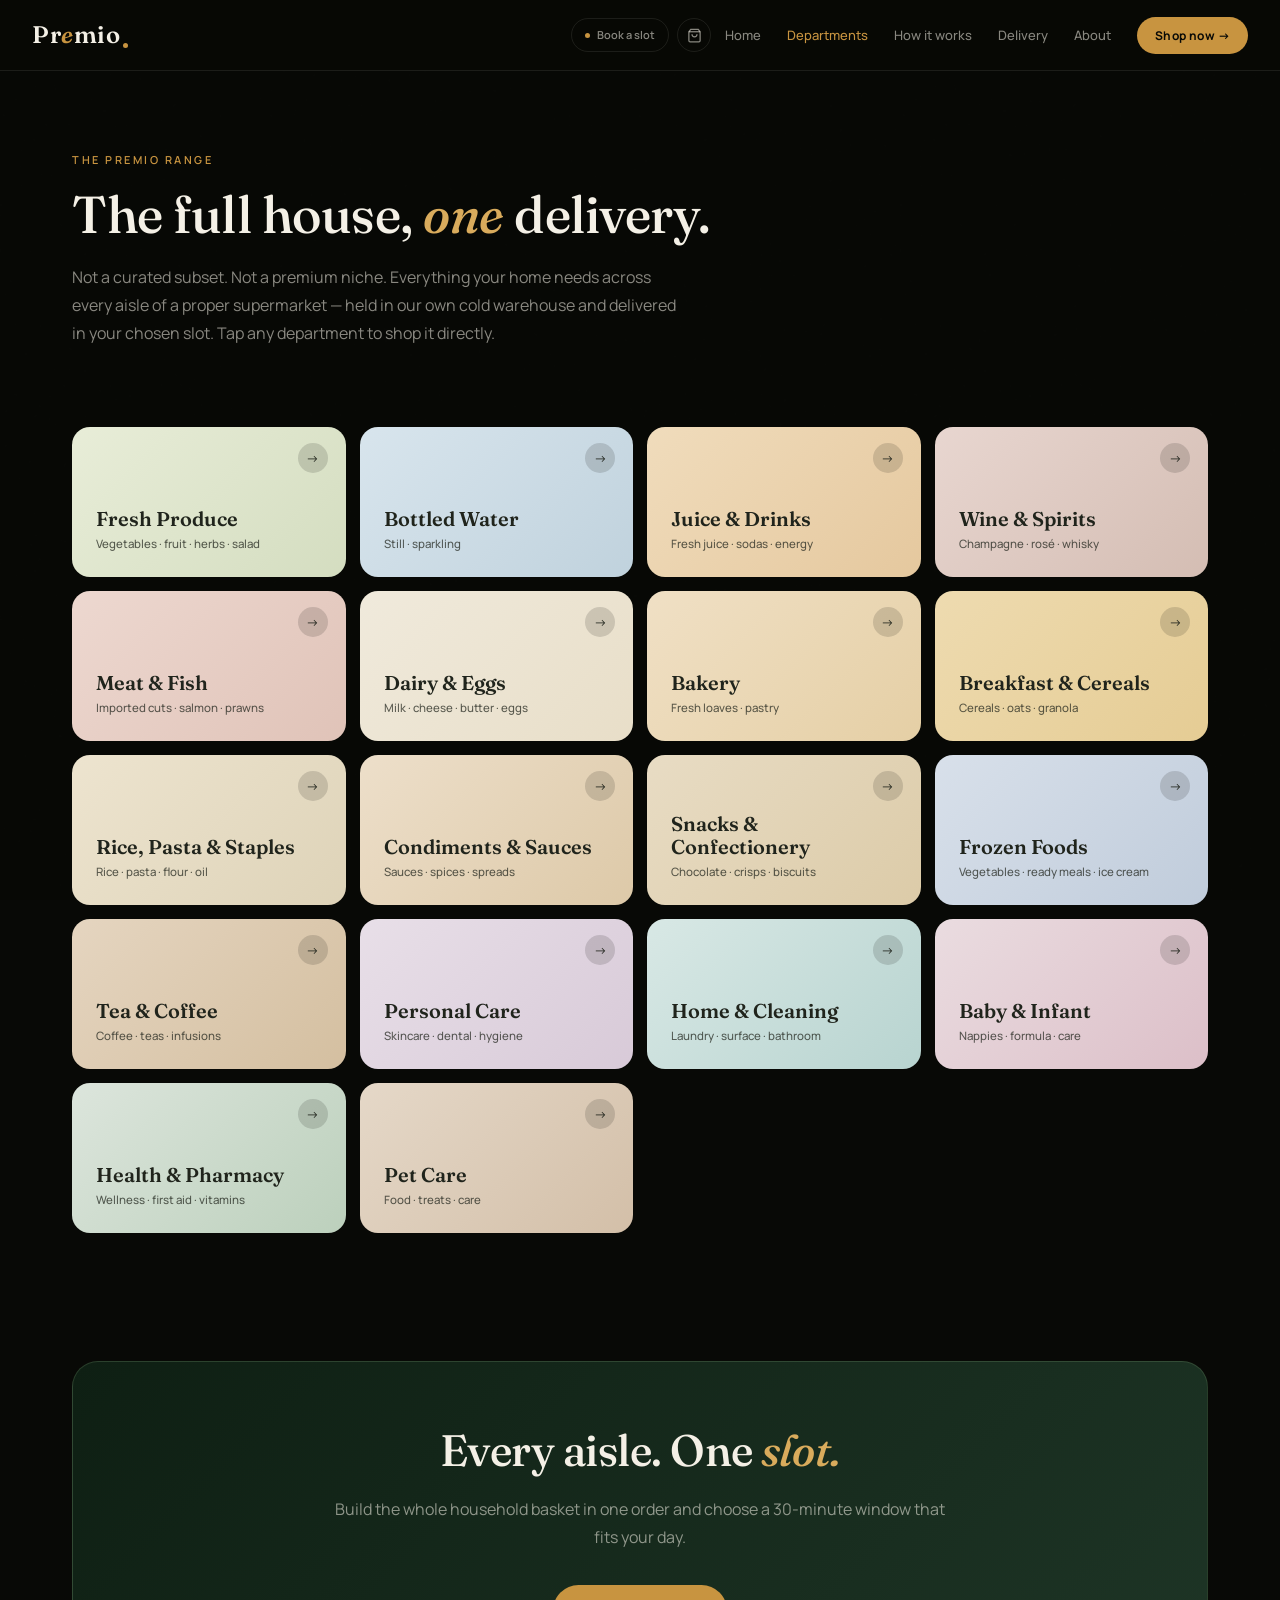
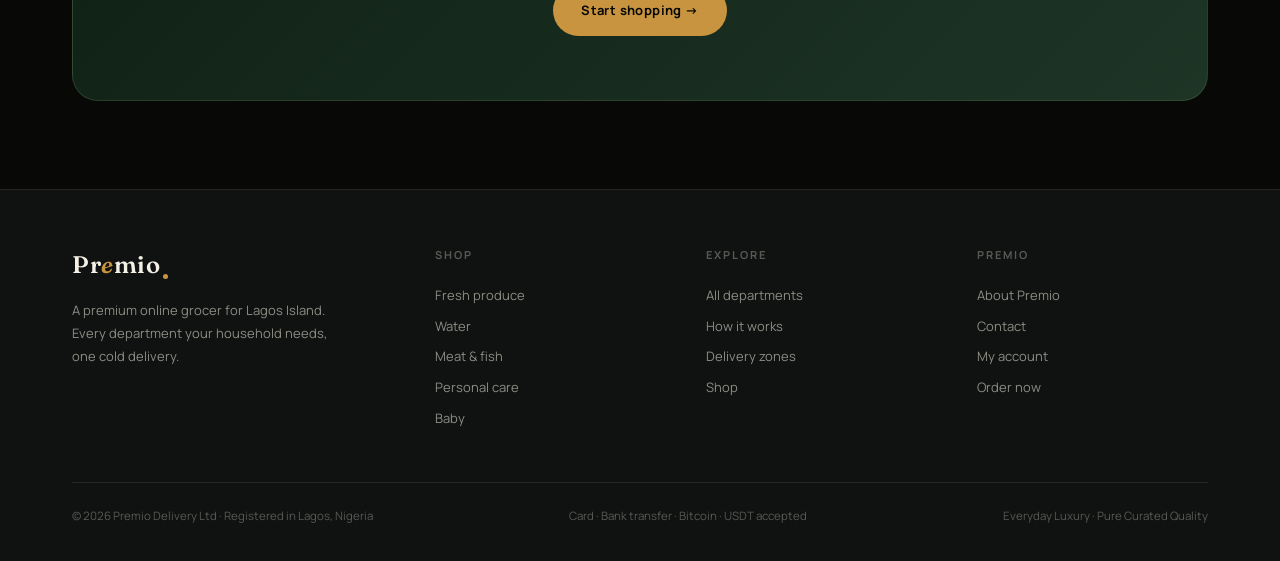
<file: departments.html>
<!DOCTYPE html>
<html lang="en">
<head>
<meta charset="UTF-8">
<meta name="viewport" content="width=device-width, initial-scale=1.0">
<title>Departments — Premio</title>
<meta name="description" content="Every aisle of a proper supermarket, delivered cold to Lagos Island.">
<link rel="preconnect" href="https://fonts.gstatic.com" crossorigin>
<link href="https://fonts.googleapis.com/css2?family=Fraunces:ital,opsz,wght@0,9..144,400;0,9..144,500;0,9..144,600;0,9..144,700;1,9..144,400;1,9..144,600&family=Manrope:wght@300;400;500;600;700&display=swap" rel="stylesheet">
<link rel="stylesheet" href="/site.css">
</head>
<body>

<nav class="site-nav">
  <a href="/" class="logo">Pr<span class="logo-a">e</span>mio<span class="logo-dot"></span></a>
  <button class="burger" onclick="document.body.classList.toggle('nav-open')" aria-label="Menu"><span></span><span></span><span></span></button>
  <div class="nav-links">
    <a href="/">Home</a>
    <a href="/departments.html" class="active">Departments</a>
    <a href="/how-it-works.html">How it works</a>
    <a href="/delivery.html">Delivery</a>
    <a href="/about.html">About</a>
    <a href="/shop.html" class="nav-cta">Shop now →</a>
  </div>
</nav>

<main>
<div class="wrap">

  <section class="page-head">
    <div class="kicker">The Premio range</div>
    <h1 class="h-display">The full house, <em>one</em> delivery.</h1>
    <p class="lede">Not a curated subset. Not a premium niche. Everything your home needs across every aisle of a proper supermarket — held in our own cold warehouse and delivered in your chosen slot. Tap any department to shop it directly.</p>
  </section>

  <section class="section" style="padding-top:24px">
    <div class="dept-grid">
      <a class="dept-card bg-fresh" href="/shop.html?dept=fresh"><span class="dept-arrow">→</span><span class="dept-name">Fresh Produce</span><span class="dept-sub">Vegetables · fruit · herbs · salad</span></a>
      <a class="dept-card bg-water" href="/shop.html?dept=water"><span class="dept-arrow">→</span><span class="dept-name">Bottled Water</span><span class="dept-sub">Still · sparkling</span></a>
      <a class="dept-card bg-juice" href="/shop.html?dept=juice"><span class="dept-arrow">→</span><span class="dept-name">Juice & Drinks</span><span class="dept-sub">Fresh juice · sodas · energy</span></a>
      <a class="dept-card bg-alcohol" href="/shop.html?dept=alcohol"><span class="dept-arrow">→</span><span class="dept-name">Wine & Spirits</span><span class="dept-sub">Champagne · rosé · whisky</span></a>
      <a class="dept-card bg-meat" href="/shop.html?dept=meat"><span class="dept-arrow">→</span><span class="dept-name">Meat & Fish</span><span class="dept-sub">Imported cuts · salmon · prawns</span></a>
      <a class="dept-card bg-dairy" href="/shop.html?dept=dairy"><span class="dept-arrow">→</span><span class="dept-name">Dairy & Eggs</span><span class="dept-sub">Milk · cheese · butter · eggs</span></a>
      <a class="dept-card bg-bake" href="/shop.html?dept=bake"><span class="dept-arrow">→</span><span class="dept-name">Bakery</span><span class="dept-sub">Fresh loaves · pastry</span></a>
      <a class="dept-card bg-cereal" href="/shop.html?dept=cereal"><span class="dept-arrow">→</span><span class="dept-name">Breakfast & Cereals</span><span class="dept-sub">Cereals · oats · granola</span></a>
      <a class="dept-card bg-staple" href="/shop.html?dept=staple"><span class="dept-arrow">→</span><span class="dept-name">Rice, Pasta & Staples</span><span class="dept-sub">Rice · pasta · flour · oil</span></a>
      <a class="dept-card bg-condiment" href="/shop.html?dept=condiment"><span class="dept-arrow">→</span><span class="dept-name">Condiments & Sauces</span><span class="dept-sub">Sauces · spices · spreads</span></a>
      <a class="dept-card bg-snack" href="/shop.html?dept=snack"><span class="dept-arrow">→</span><span class="dept-name">Snacks & Confectionery</span><span class="dept-sub">Chocolate · crisps · biscuits</span></a>
      <a class="dept-card bg-frozen" href="/shop.html?dept=frozen"><span class="dept-arrow">→</span><span class="dept-name">Frozen Foods</span><span class="dept-sub">Vegetables · ready meals · ice cream</span></a>
      <a class="dept-card bg-tea" href="/shop.html?dept=tea"><span class="dept-arrow">→</span><span class="dept-name">Tea & Coffee</span><span class="dept-sub">Coffee · teas · infusions</span></a>
      <a class="dept-card bg-personal" href="/shop.html?dept=personal"><span class="dept-arrow">→</span><span class="dept-name">Personal Care</span><span class="dept-sub">Skincare · dental · hygiene</span></a>
      <a class="dept-card bg-clean" href="/shop.html?dept=clean"><span class="dept-arrow">→</span><span class="dept-name">Home & Cleaning</span><span class="dept-sub">Laundry · surface · bathroom</span></a>
      <a class="dept-card bg-baby" href="/shop.html?dept=baby"><span class="dept-arrow">→</span><span class="dept-name">Baby & Infant</span><span class="dept-sub">Nappies · formula · care</span></a>
      <a class="dept-card bg-wellness" href="/shop.html?dept=wellness"><span class="dept-arrow">→</span><span class="dept-name">Health & Pharmacy</span><span class="dept-sub">Wellness · first aid · vitamins</span></a>
      <a class="dept-card bg-pet" href="/shop.html?dept=pet"><span class="dept-arrow">→</span><span class="dept-name">Pet Care</span><span class="dept-sub">Food · treats · care</span></a>
    </div>
  </section>

  <section class="cta-band">
    <h2 class="h-display">Every aisle. One <em>slot.</em></h2>
    <p class="lede">Build the whole household basket in one order and choose a 30-minute window that fits your day.</p>
    <div class="btn-row"><a href="/shop.html" class="btn btn-gold">Start shopping →</a></div>
  </section>

</div>
</main>

<footer>
  <div class="wrap">
    <div class="foot-grid">
      <div>
        <a href="/" class="logo">Pr<span class="logo-a">e</span>mio<span class="logo-dot"></span></a>
        <p class="foot-tag">A premium online grocer for Lagos Island. Every department your household needs, one cold delivery.</p>
      </div>
      <div class="foot-col">
        <h4>Shop</h4>
        <a href="/shop.html?dept=fresh">Fresh produce</a>
        <a href="/shop.html?dept=water">Water</a>
        <a href="/shop.html?dept=meat">Meat & fish</a>
        <a href="/shop.html?dept=personal">Personal care</a>
        <a href="/shop.html?dept=baby">Baby</a>
      </div>
      <div class="foot-col">
        <h4>Explore</h4>
        <a href="/departments.html">All departments</a>
        <a href="/how-it-works.html">How it works</a>
        <a href="/delivery.html">Delivery zones</a>
        <a href="/shop.html">Shop</a>
      </div>
      <div class="foot-col">
        <h4>Premio</h4>
        <a href="/about.html">About Premio</a>
        <a href="/contact.html">Contact</a>
        <a href="/account.html">My account</a>
        <a href="/shop.html">Order now</a>
      </div>
    </div>
    <div class="foot-base">
      <span>© 2026 Premio Delivery Ltd · Registered in Lagos, Nigeria</span>
      <span>Card · Bank transfer · Bitcoin · USDT accepted</span>
      <span>Everyday Luxury · Pure Curated Quality</span>
    </div>
  </div>
</footer>

<script src="/site.js" defer></script>
</body>
</html>
</file>
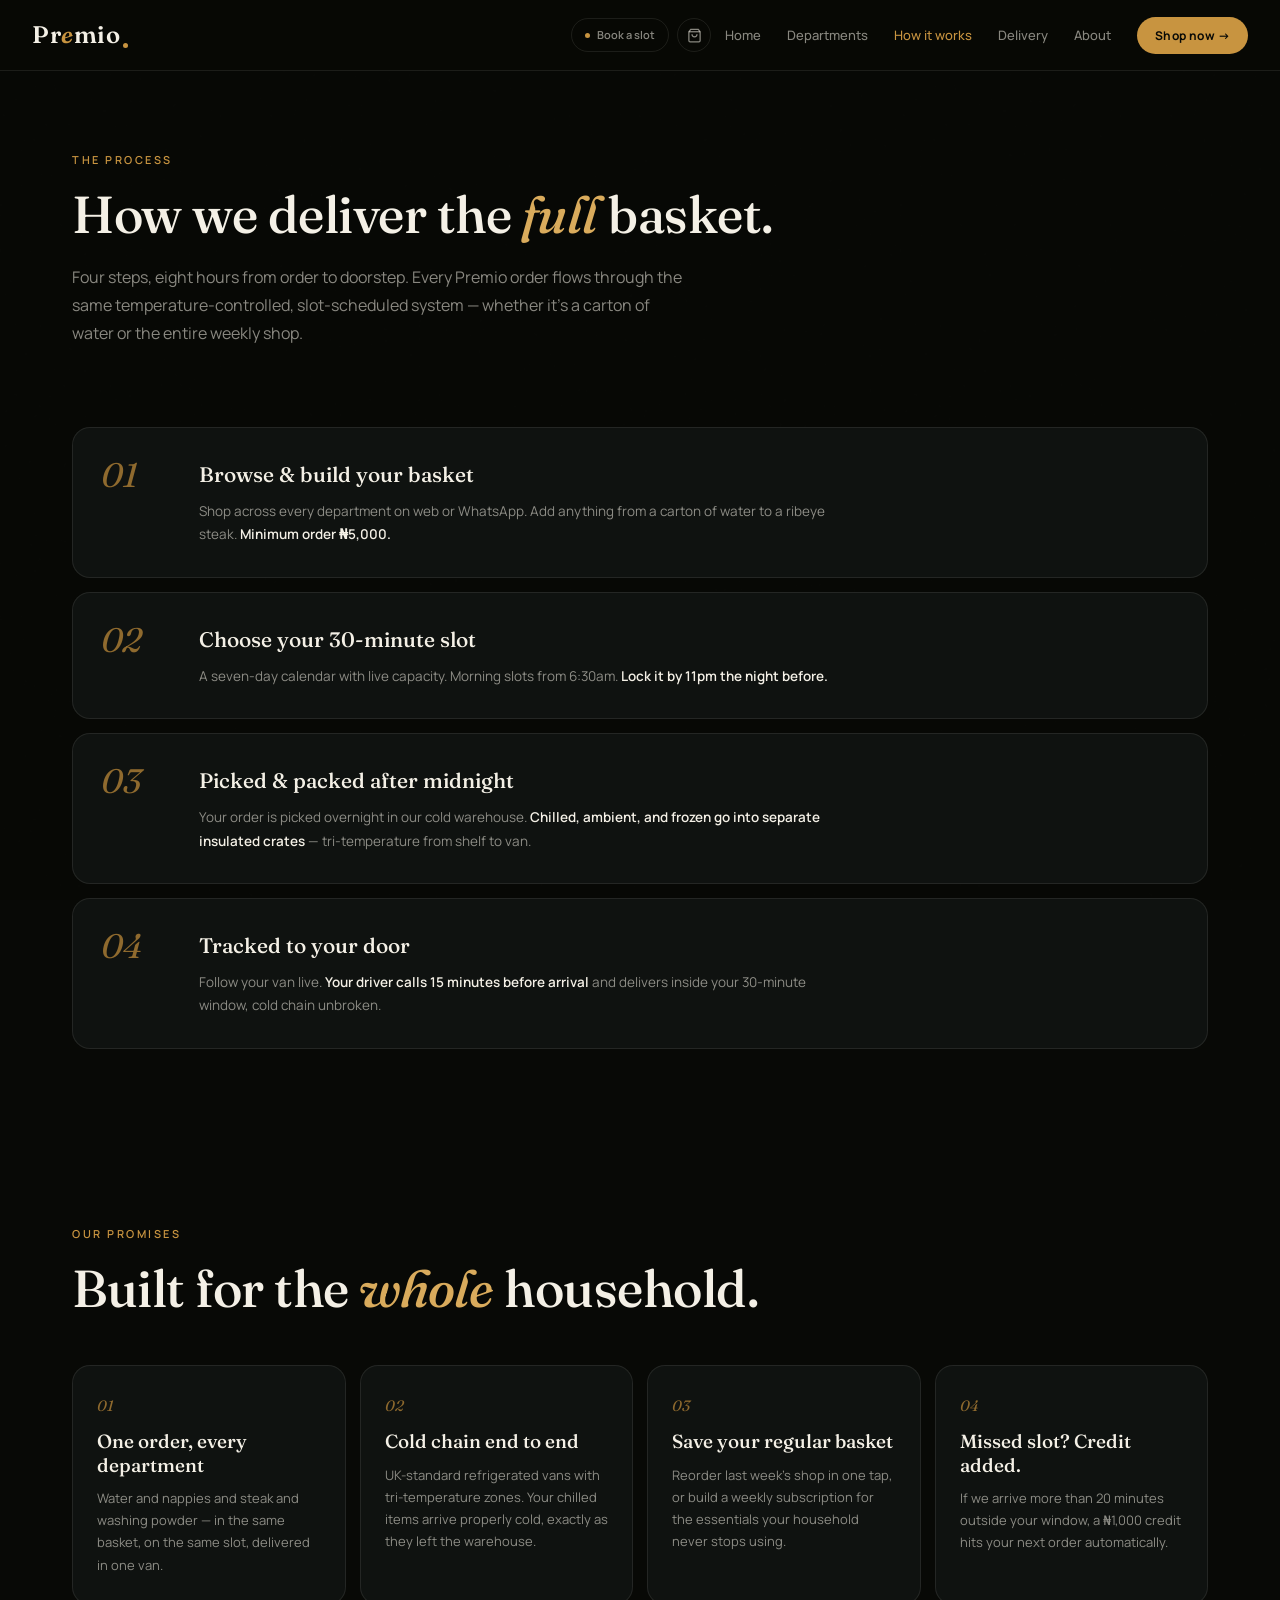
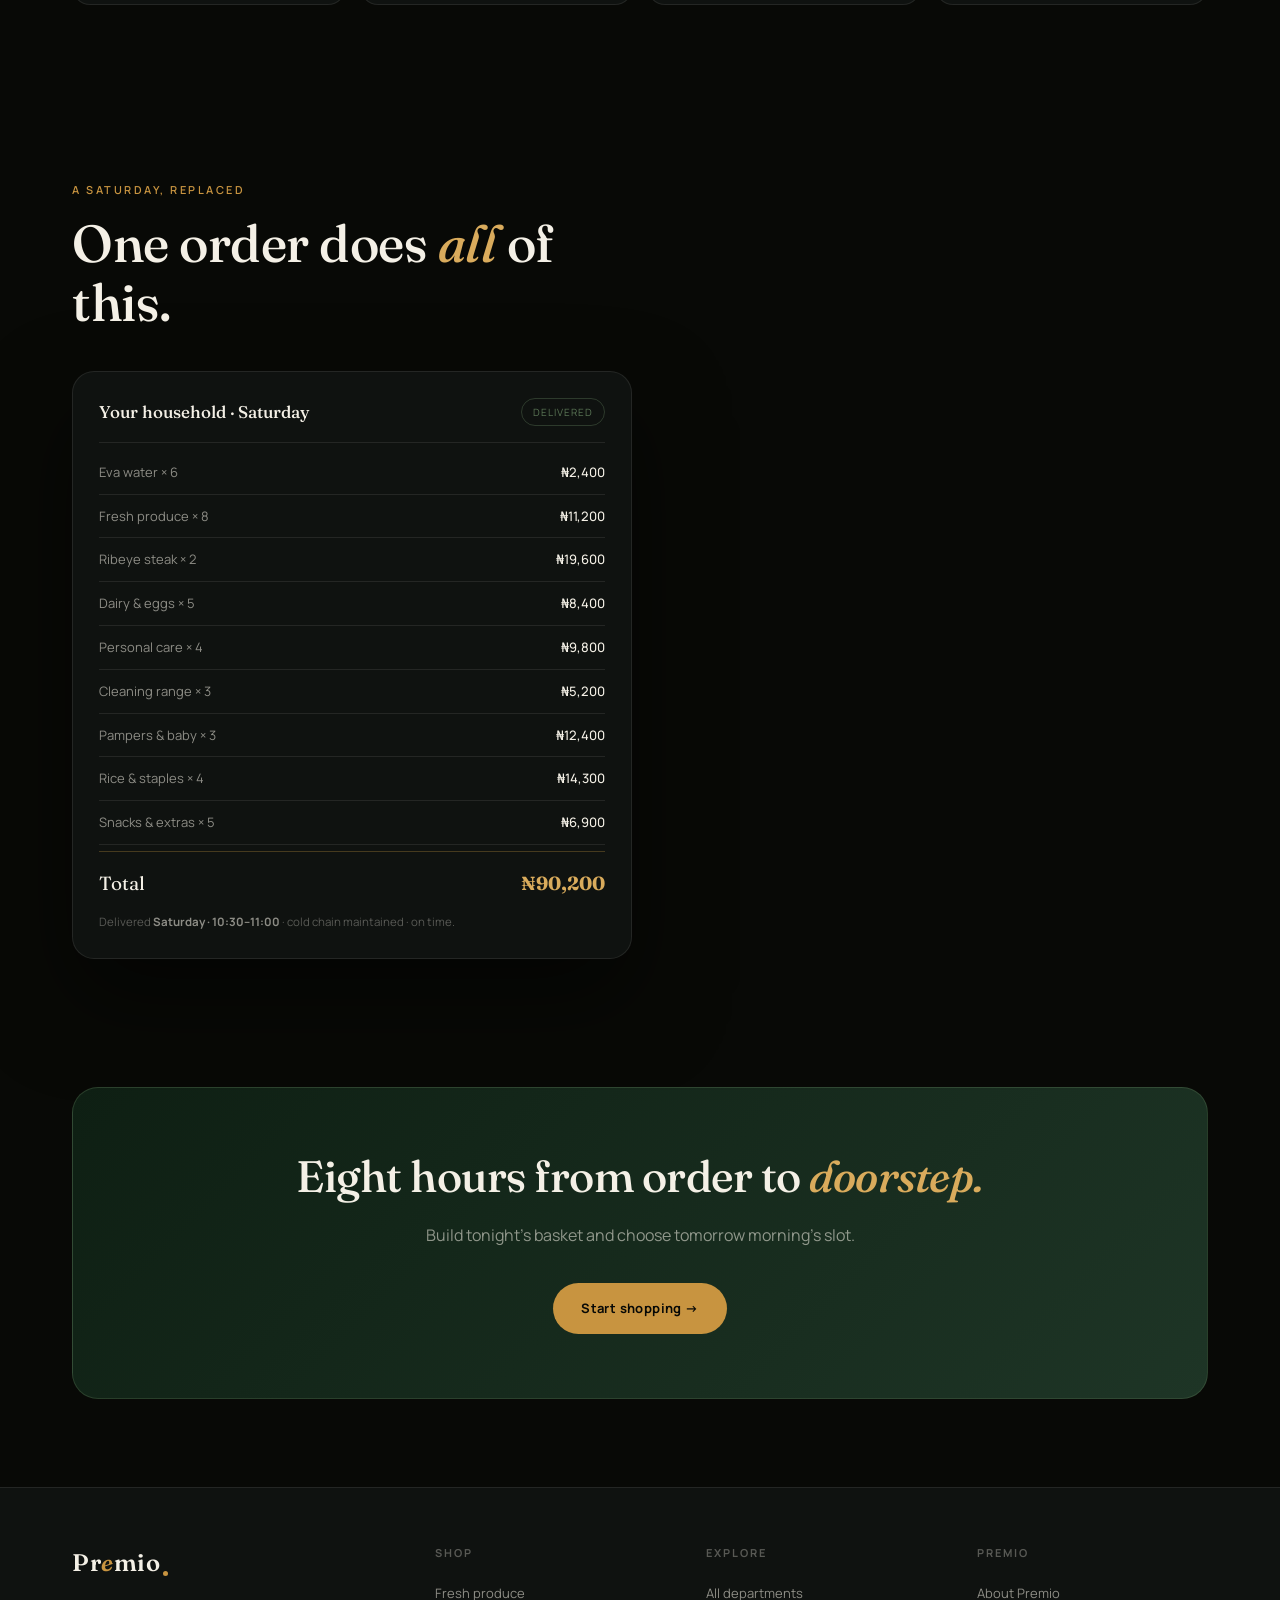
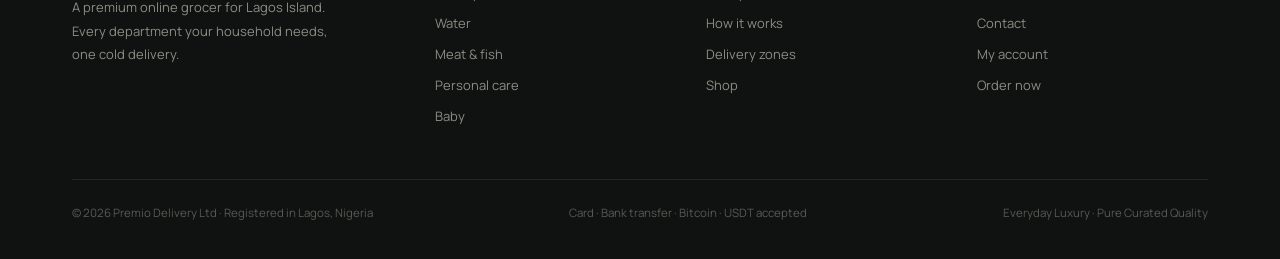
<file: how-it-works.html>
<!DOCTYPE html>
<html lang="en">
<head>
<meta charset="UTF-8">
<meta name="viewport" content="width=device-width, initial-scale=1.0">
<title>How it works — Premio</title>
<meta name="description" content="Four steps, eight hours from order to doorstep. Every Premio order flows through a temperature-controlled, slot-scheduled system.">
<link rel="preconnect" href="https://fonts.gstatic.com" crossorigin>
<link href="https://fonts.googleapis.com/css2?family=Fraunces:ital,opsz,wght@0,9..144,400;0,9..144,500;0,9..144,600;0,9..144,700;1,9..144,400;1,9..144,600&family=Manrope:wght@300;400;500;600;700&display=swap" rel="stylesheet">
<link rel="stylesheet" href="/site.css">
</head>
<body>

<nav class="site-nav">
  <a href="/" class="logo">Pr<span class="logo-a">e</span>mio<span class="logo-dot"></span></a>
  <button class="burger" onclick="document.body.classList.toggle('nav-open')" aria-label="Menu"><span></span><span></span><span></span></button>
  <div class="nav-links">
    <a href="/">Home</a>
    <a href="/departments.html">Departments</a>
    <a href="/how-it-works.html" class="active">How it works</a>
    <a href="/delivery.html">Delivery</a>
    <a href="/about.html">About</a>
    <a href="/shop.html" class="nav-cta">Shop now →</a>
  </div>
</nav>

<main>
<div class="wrap">

  <section class="page-head">
    <div class="kicker">The process</div>
    <h1 class="h-display">How we deliver the <em>full</em> basket.</h1>
    <p class="lede">Four steps, eight hours from order to doorstep. Every Premio order flows through the same temperature-controlled, slot-scheduled system — whether it's a carton of water or the entire weekly shop.</p>
  </section>

  <section class="section" style="padding-top:24px">
    <div class="steps">
      <div class="step"><div class="s-num">01</div><div><h3>Browse & build your basket</h3><p>Shop across every department on web or WhatsApp. Add anything from a carton of water to a ribeye steak. <b>Minimum order ₦5,000.</b></p></div></div>
      <div class="step"><div class="s-num">02</div><div><h3>Choose your 30-minute slot</h3><p>A seven-day calendar with live capacity. Morning slots from 6:30am. <b>Lock it by 11pm the night before.</b></p></div></div>
      <div class="step"><div class="s-num">03</div><div><h3>Picked & packed after midnight</h3><p>Your order is picked overnight in our cold warehouse. <b>Chilled, ambient, and frozen go into separate insulated crates</b> — tri-temperature from shelf to van.</p></div></div>
      <div class="step"><div class="s-num">04</div><div><h3>Tracked to your door</h3><p>Follow your van live. <b>Your driver calls 15 minutes before arrival</b> and delivers inside your 30-minute window, cold chain unbroken.</p></div></div>
    </div>
  </section>

  <section class="section">
    <div class="kicker">Our promises</div>
    <h2 class="h-display">Built for the <em>whole</em> household.</h2>
    <div class="promise-grid">
      <div class="promise"><div class="num">01</div><h3>One order, every department</h3><p>Water and nappies and steak and washing powder — in the same basket, on the same slot, delivered in one van.</p></div>
      <div class="promise"><div class="num">02</div><h3>Cold chain end to end</h3><p>UK-standard refrigerated vans with tri-temperature zones. Your chilled items arrive properly cold, exactly as they left the warehouse.</p></div>
      <div class="promise"><div class="num">03</div><h3>Save your regular basket</h3><p>Reorder last week's shop in one tap, or build a weekly subscription for the essentials your household never stops using.</p></div>
      <div class="promise"><div class="num">04</div><h3>Missed slot? Credit added.</h3><p>If we arrive more than 20 minutes outside your window, a ₦1,000 credit hits your next order automatically.</p></div>
    </div>
  </section>

  <section class="section" style="max-width:560px">
    <div class="kicker">A Saturday, replaced</div>
    <h2 class="h-display">One order does <em>all</em> of this.</h2>
    <div class="order-card" style="margin-top:40px">
      <div class="oc-head"><b>Your household · Saturday</b><span class="oc-chip">Delivered</span></div>
      <div class="oc-row"><span>Eva water × 6</span><b>₦2,400</b></div>
      <div class="oc-row"><span>Fresh produce × 8</span><b>₦11,200</b></div>
      <div class="oc-row"><span>Ribeye steak × 2</span><b>₦19,600</b></div>
      <div class="oc-row"><span>Dairy & eggs × 5</span><b>₦8,400</b></div>
      <div class="oc-row"><span>Personal care × 4</span><b>₦9,800</b></div>
      <div class="oc-row"><span>Cleaning range × 3</span><b>₦5,200</b></div>
      <div class="oc-row"><span>Pampers & baby × 3</span><b>₦12,400</b></div>
      <div class="oc-row"><span>Rice & staples × 4</span><b>₦14,300</b></div>
      <div class="oc-row"><span>Snacks & extras × 5</span><b>₦6,900</b></div>
      <div class="oc-total"><span class="serif">Total</span><b>₦90,200</b></div>
      <div class="oc-foot">Delivered <b>Saturday · 10:30–11:00</b> · cold chain maintained · on time.</div>
    </div>
  </section>

  <section class="cta-band">
    <h2 class="h-display">Eight hours from order to <em>doorstep.</em></h2>
    <p class="lede">Build tonight's basket and choose tomorrow morning's slot.</p>
    <div class="btn-row"><a href="/shop.html" class="btn btn-gold">Start shopping →</a></div>
  </section>

</div>
</main>

<footer>
  <div class="wrap">
    <div class="foot-grid">
      <div>
        <a href="/" class="logo">Pr<span class="logo-a">e</span>mio<span class="logo-dot"></span></a>
        <p class="foot-tag">A premium online grocer for Lagos Island. Every department your household needs, one cold delivery.</p>
      </div>
      <div class="foot-col">
        <h4>Shop</h4>
        <a href="/shop.html?dept=fresh">Fresh produce</a>
        <a href="/shop.html?dept=water">Water</a>
        <a href="/shop.html?dept=meat">Meat & fish</a>
        <a href="/shop.html?dept=personal">Personal care</a>
        <a href="/shop.html?dept=baby">Baby</a>
      </div>
      <div class="foot-col">
        <h4>Explore</h4>
        <a href="/departments.html">All departments</a>
        <a href="/how-it-works.html">How it works</a>
        <a href="/delivery.html">Delivery zones</a>
        <a href="/shop.html">Shop</a>
      </div>
      <div class="foot-col">
        <h4>Premio</h4>
        <a href="/about.html">About Premio</a>
        <a href="/contact.html">Contact</a>
        <a href="/account.html">My account</a>
        <a href="/shop.html">Order now</a>
      </div>
    </div>
    <div class="foot-base">
      <span>© 2026 Premio Delivery Ltd · Registered in Lagos, Nigeria</span>
      <span>Card · Bank transfer · Bitcoin · USDT accepted</span>
      <span>Everyday Luxury · Pure Curated Quality</span>
    </div>
  </div>
</footer>

<script src="/site.js" defer></script>
</body>
</html>
</file>
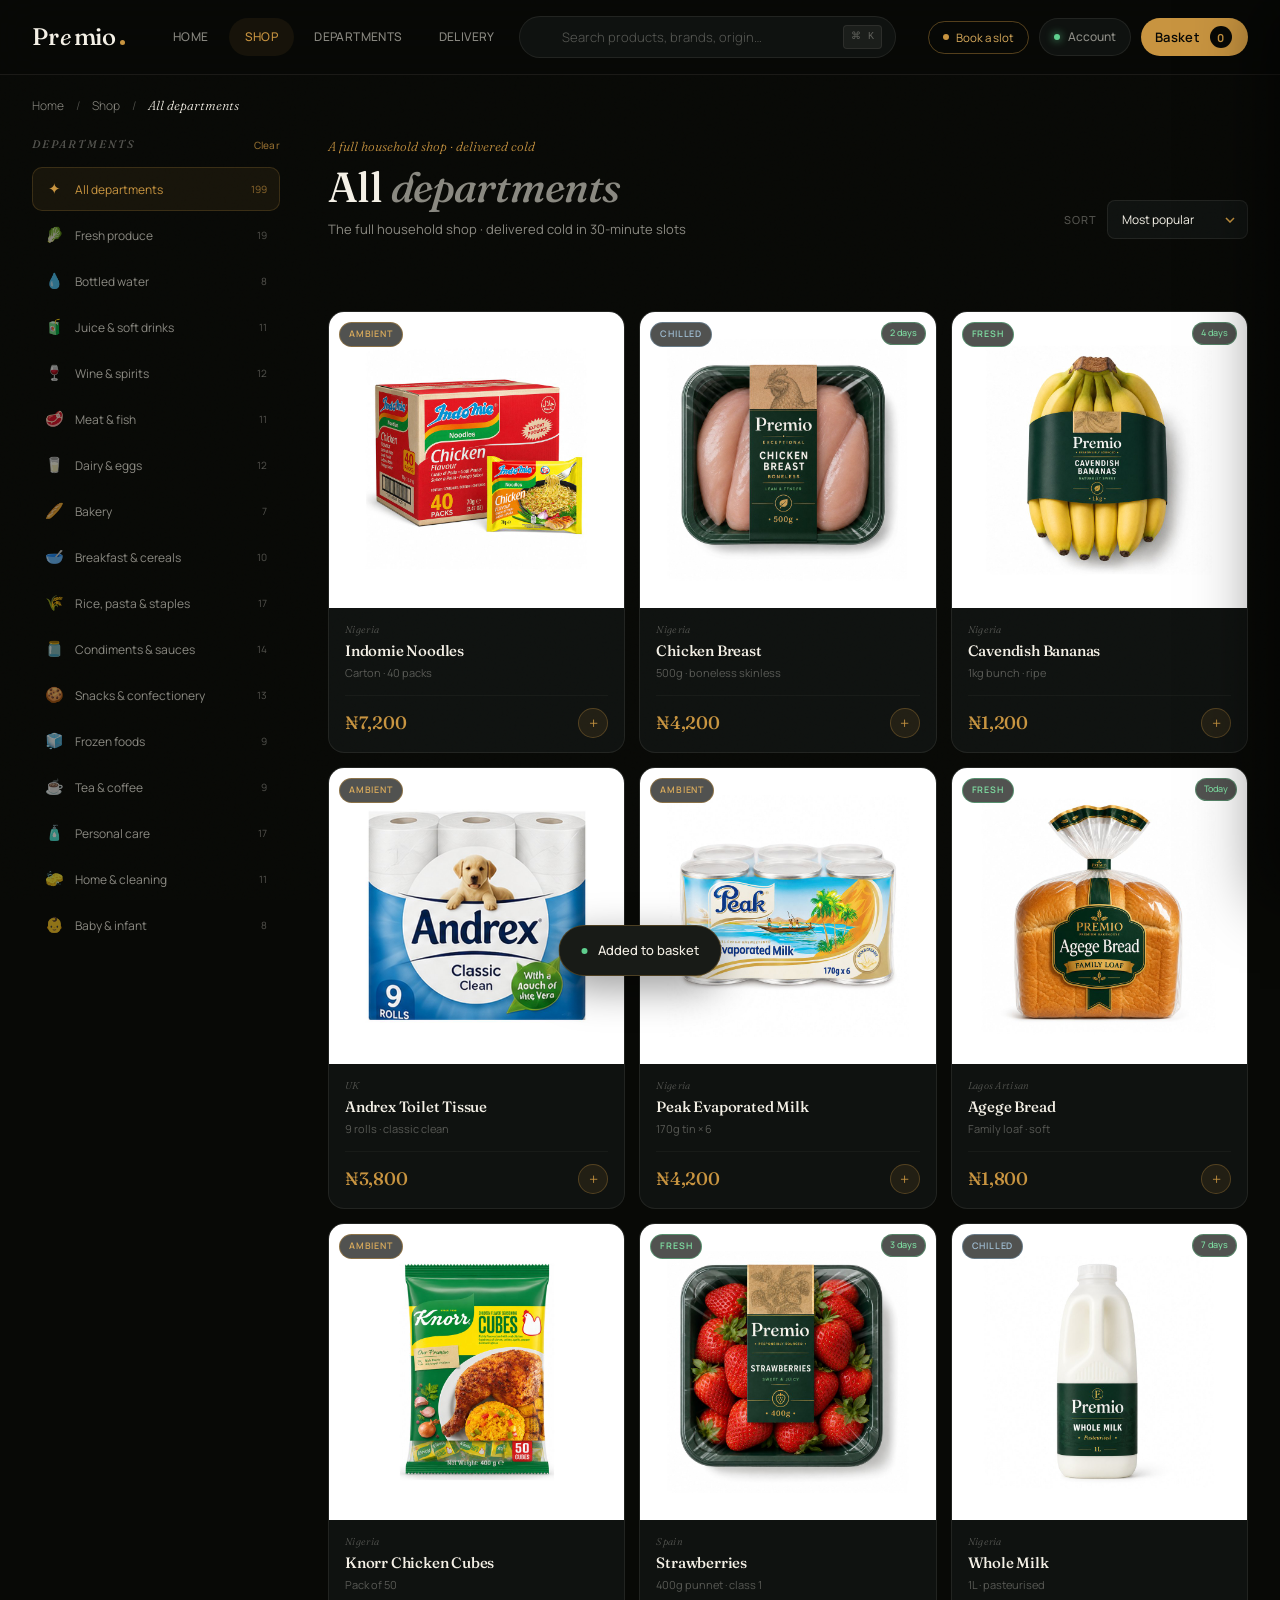
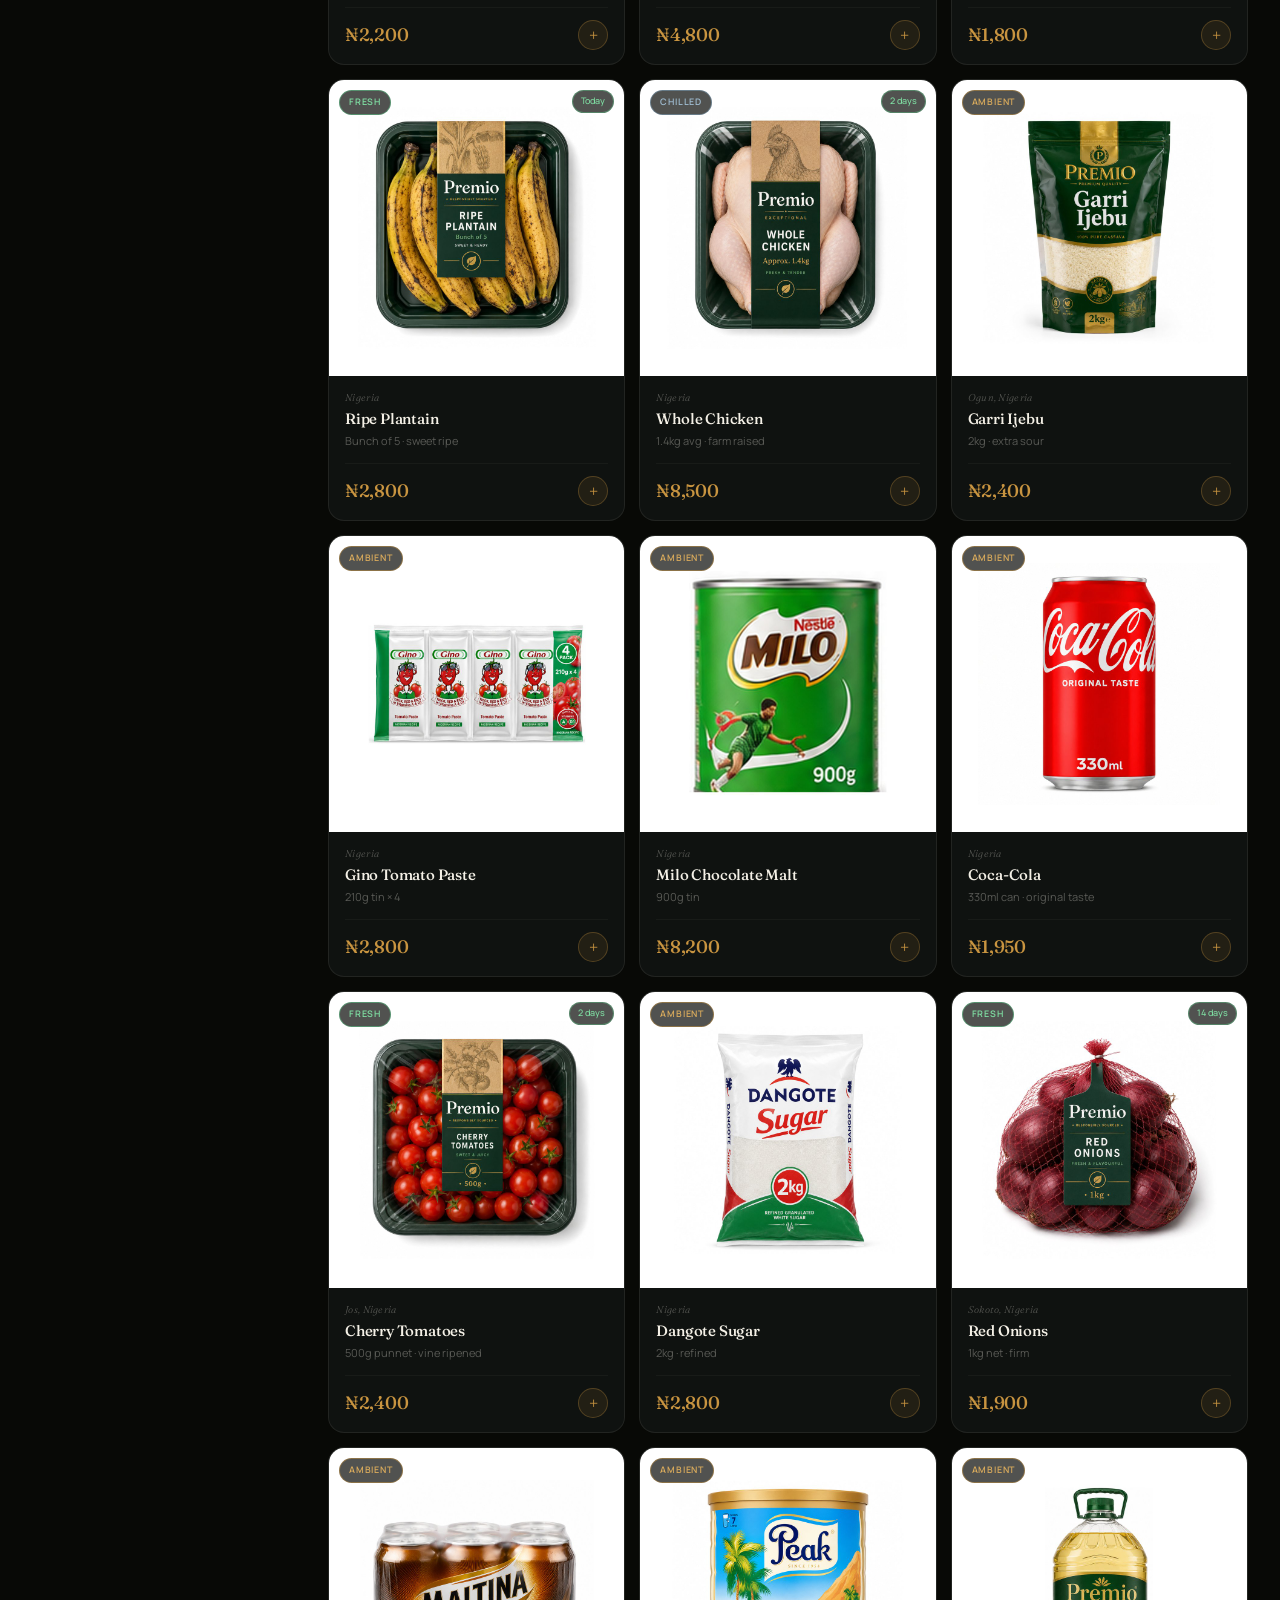
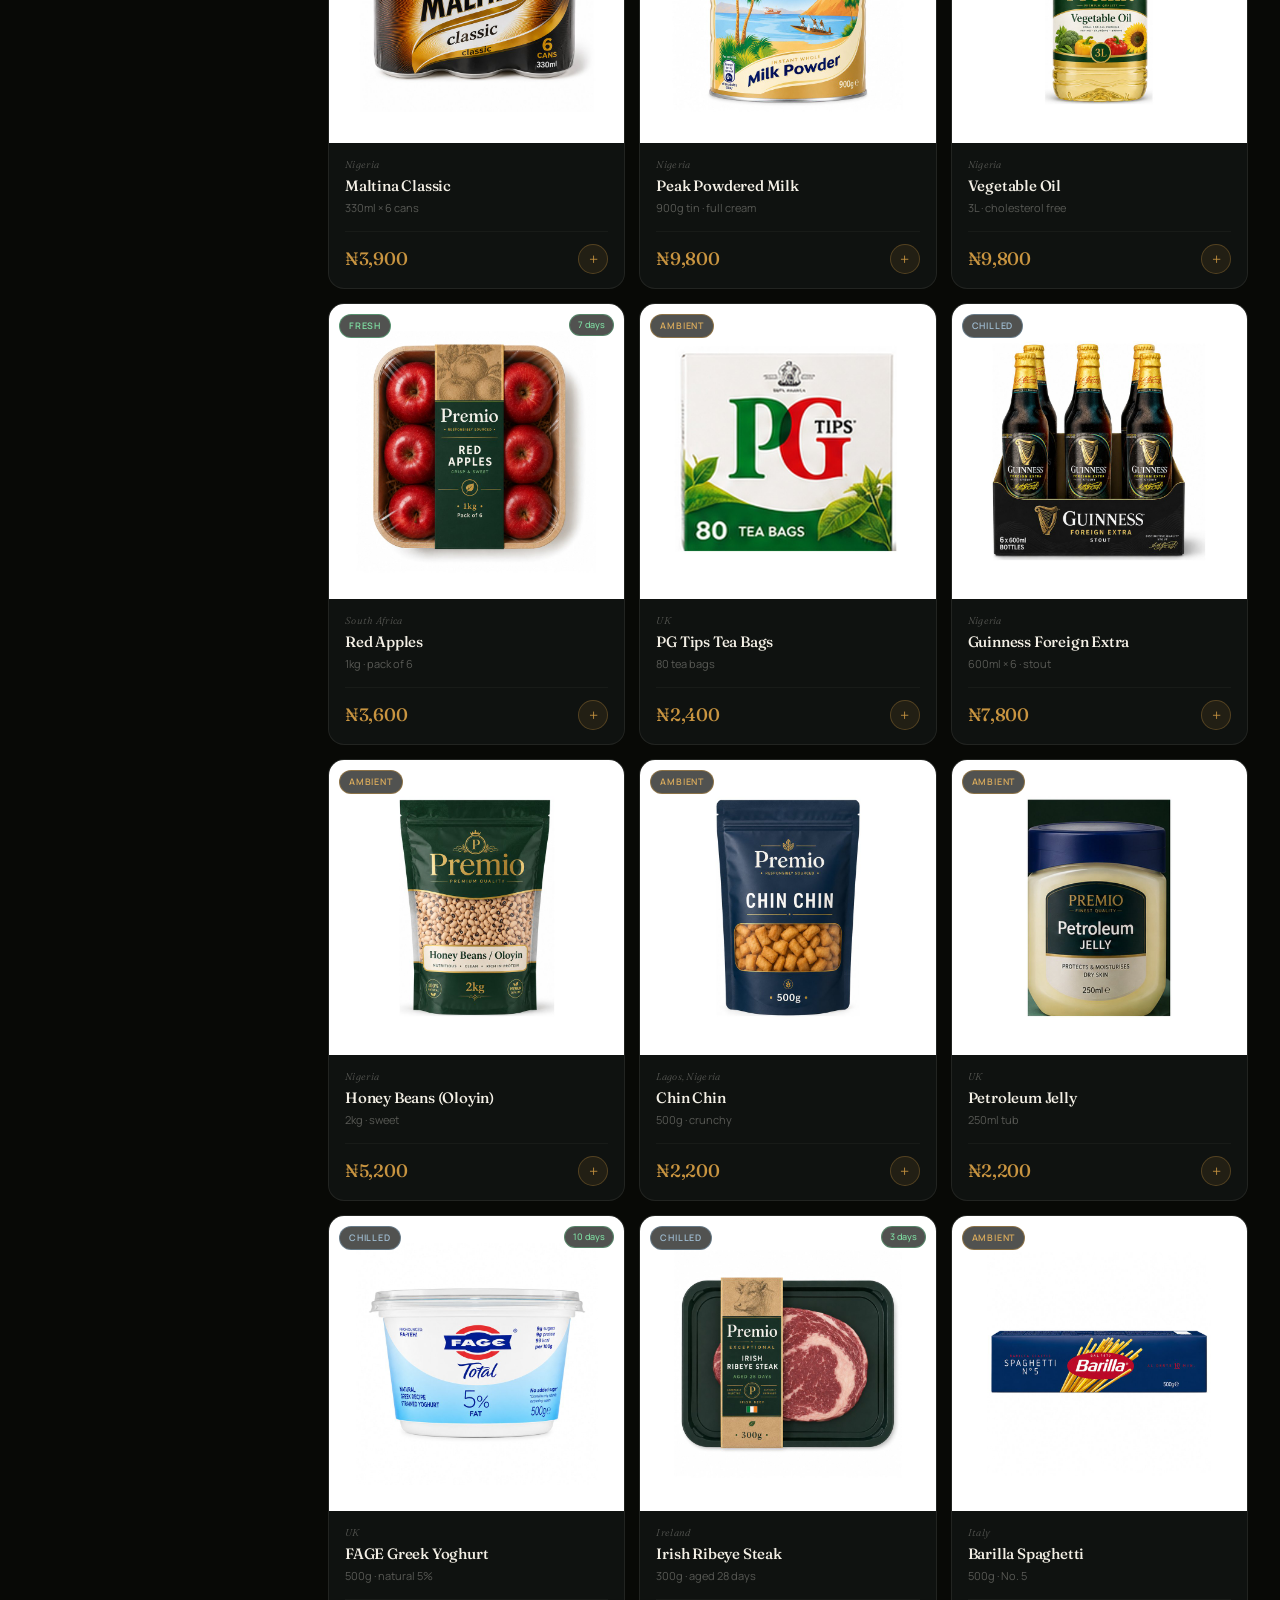
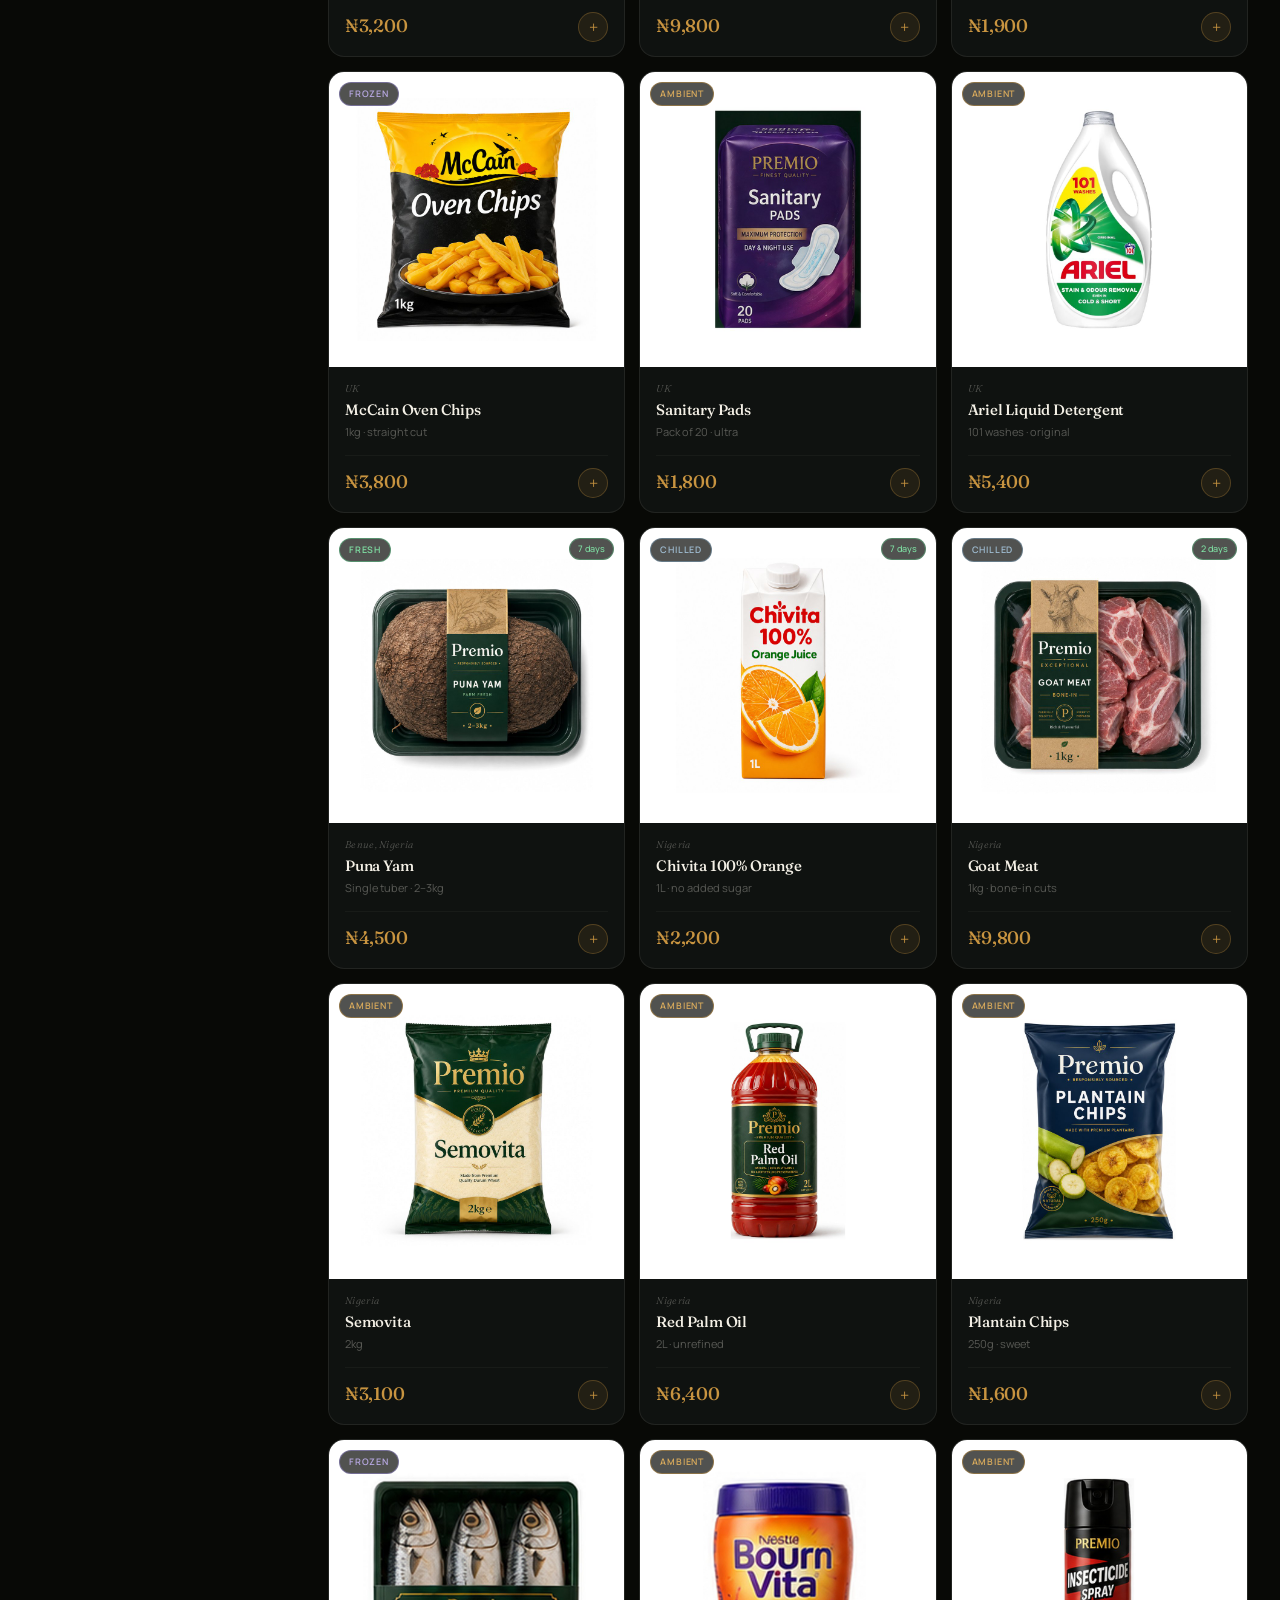
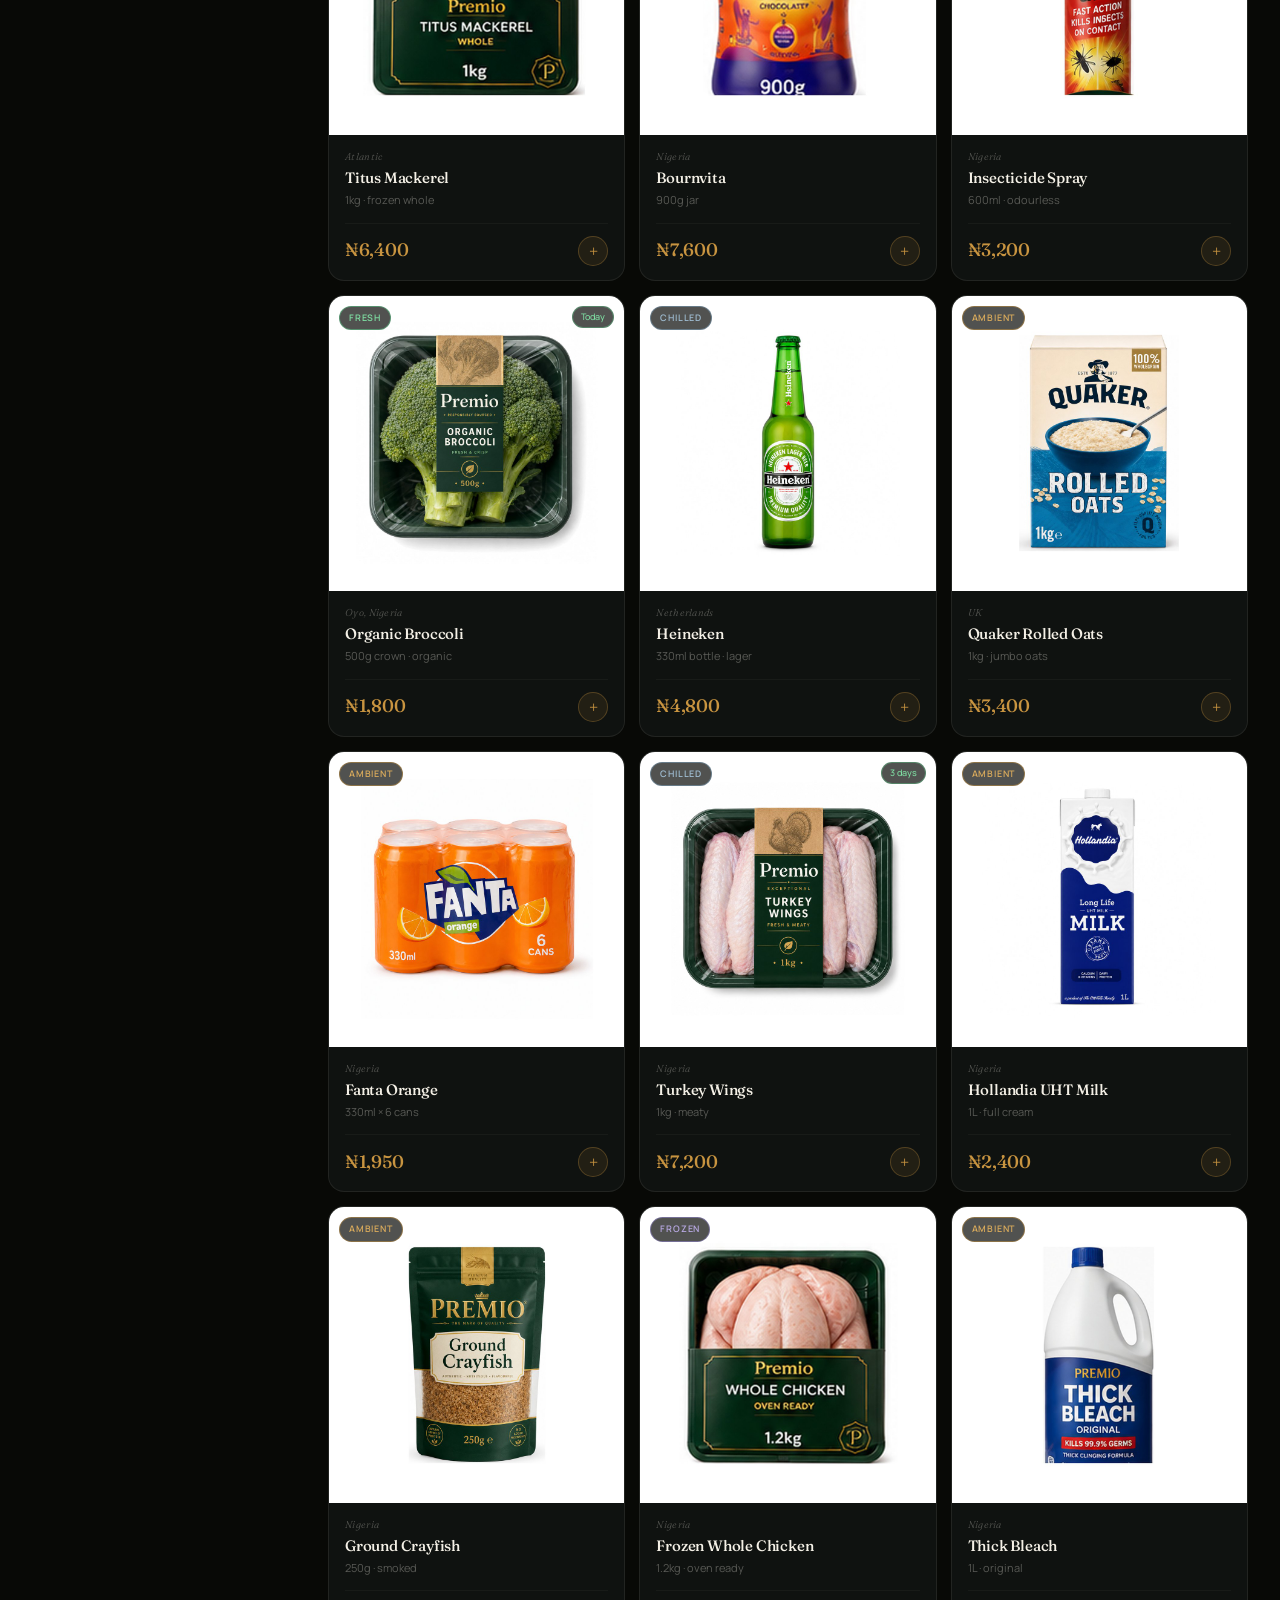
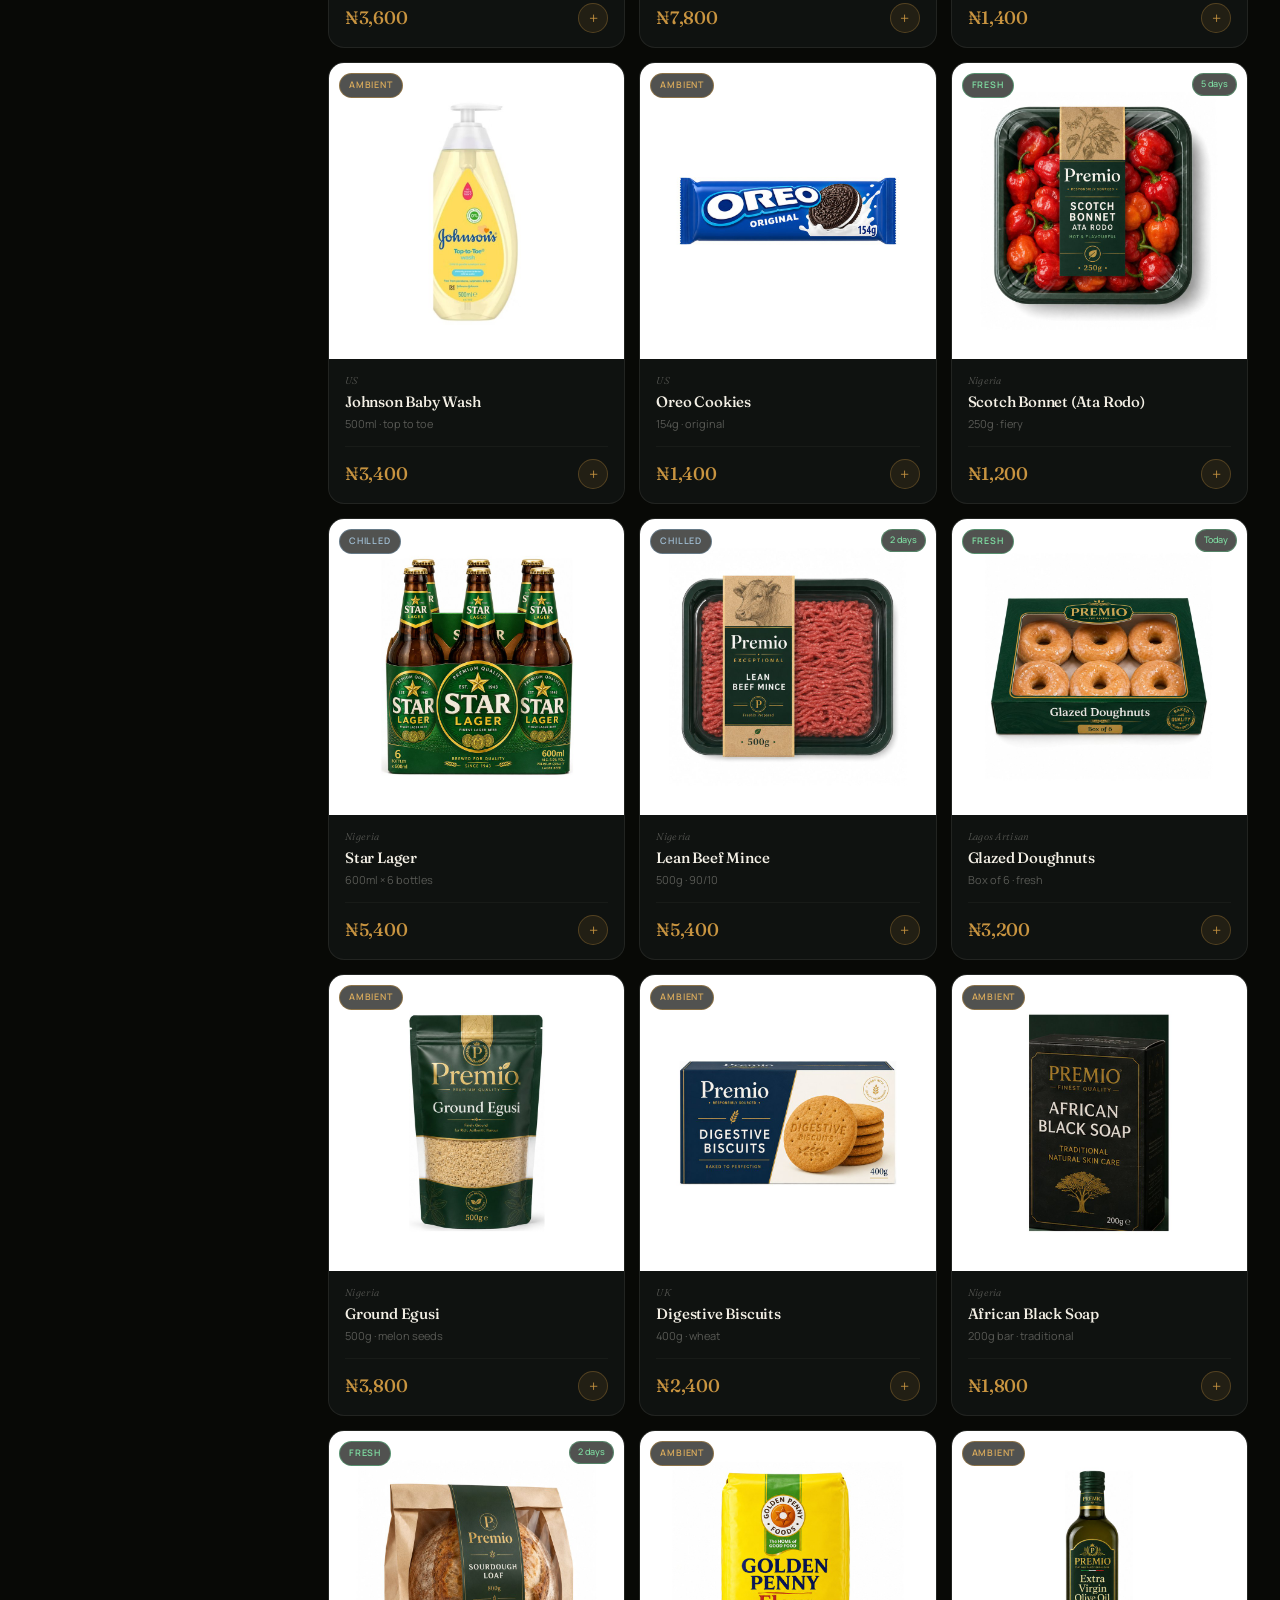
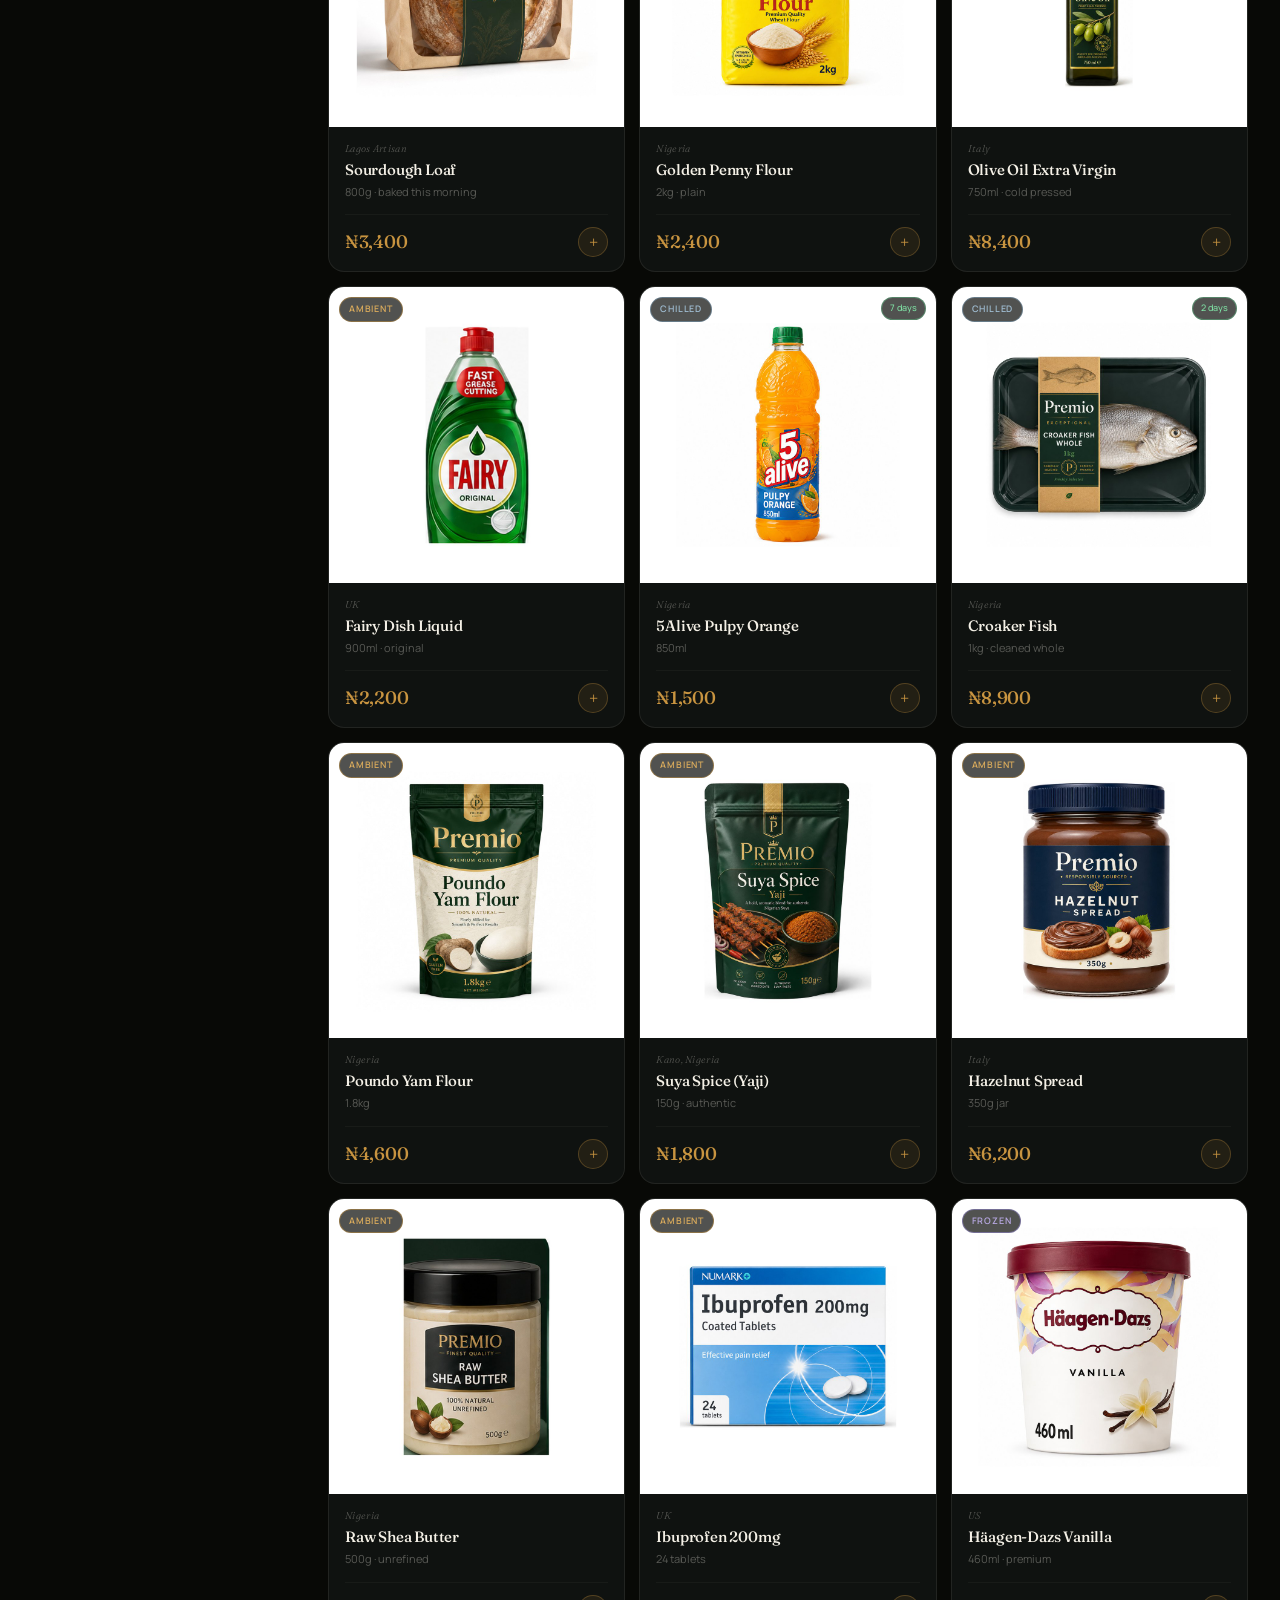
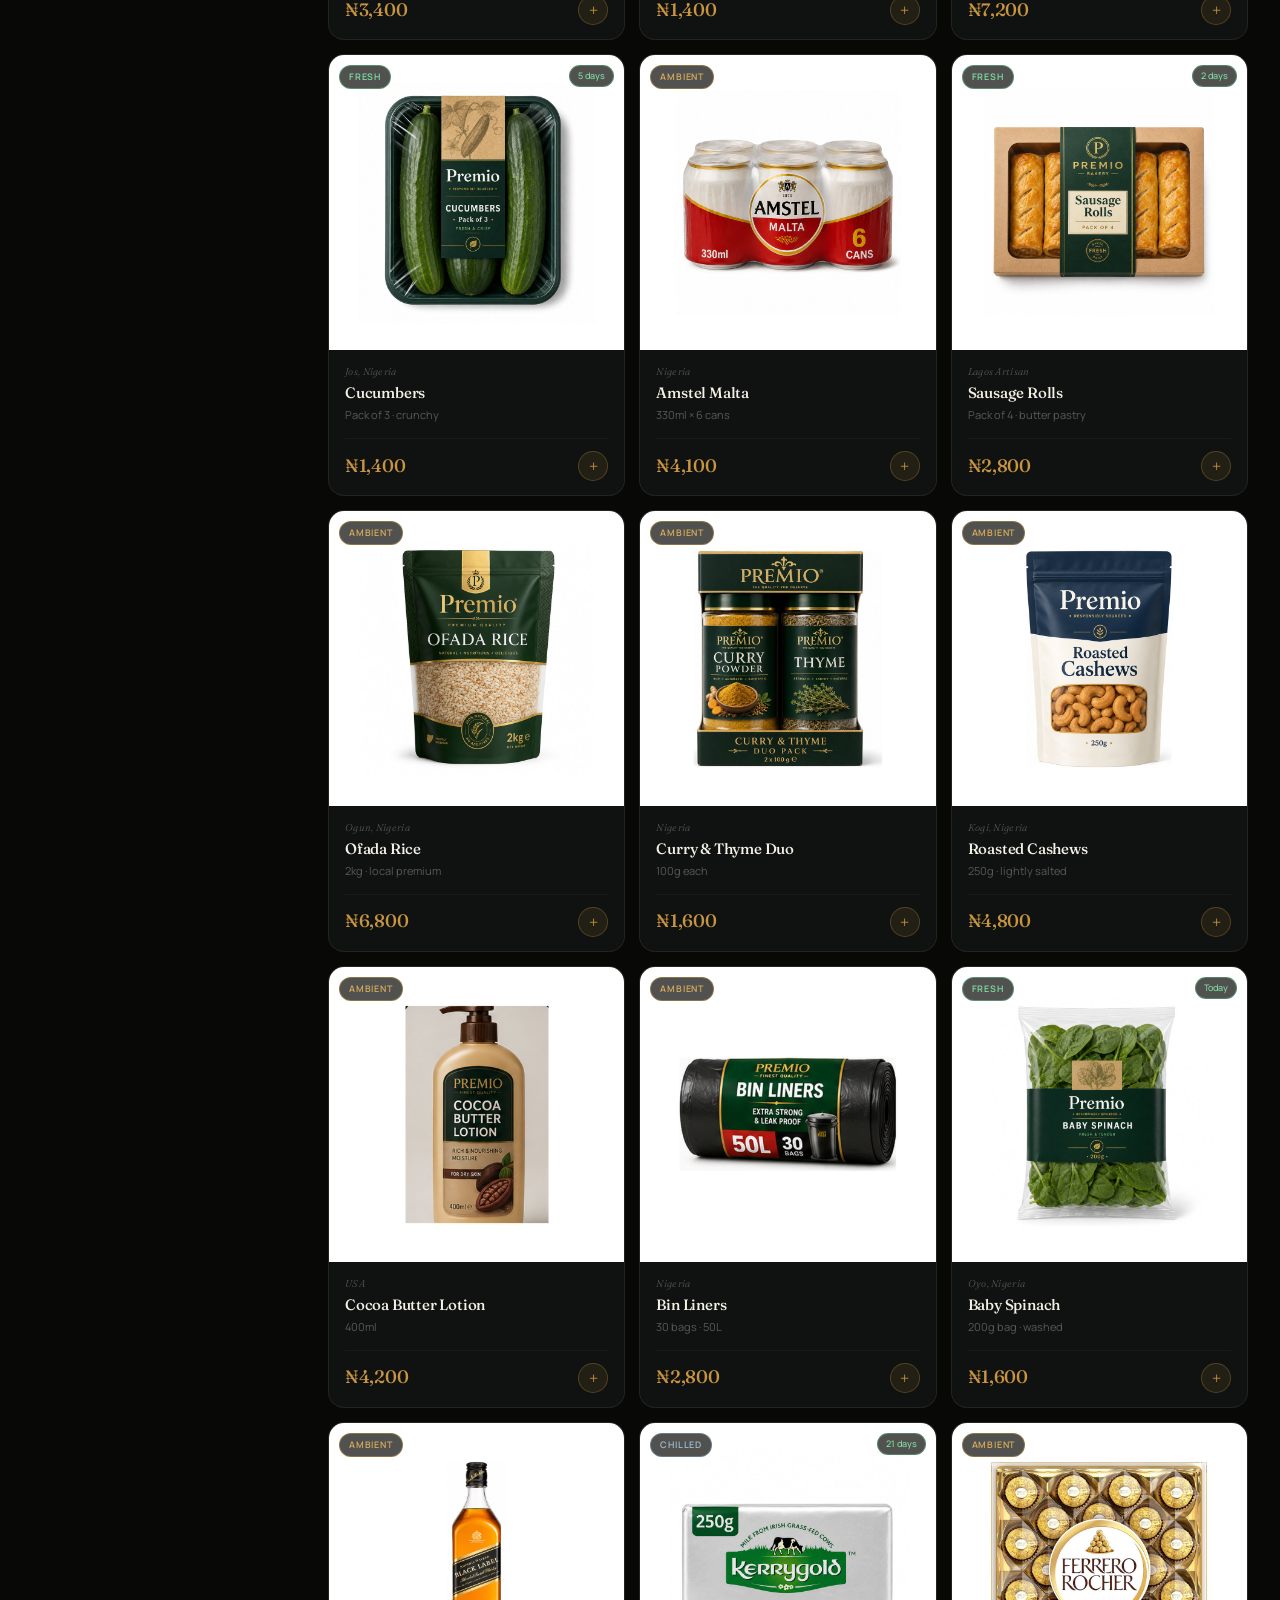
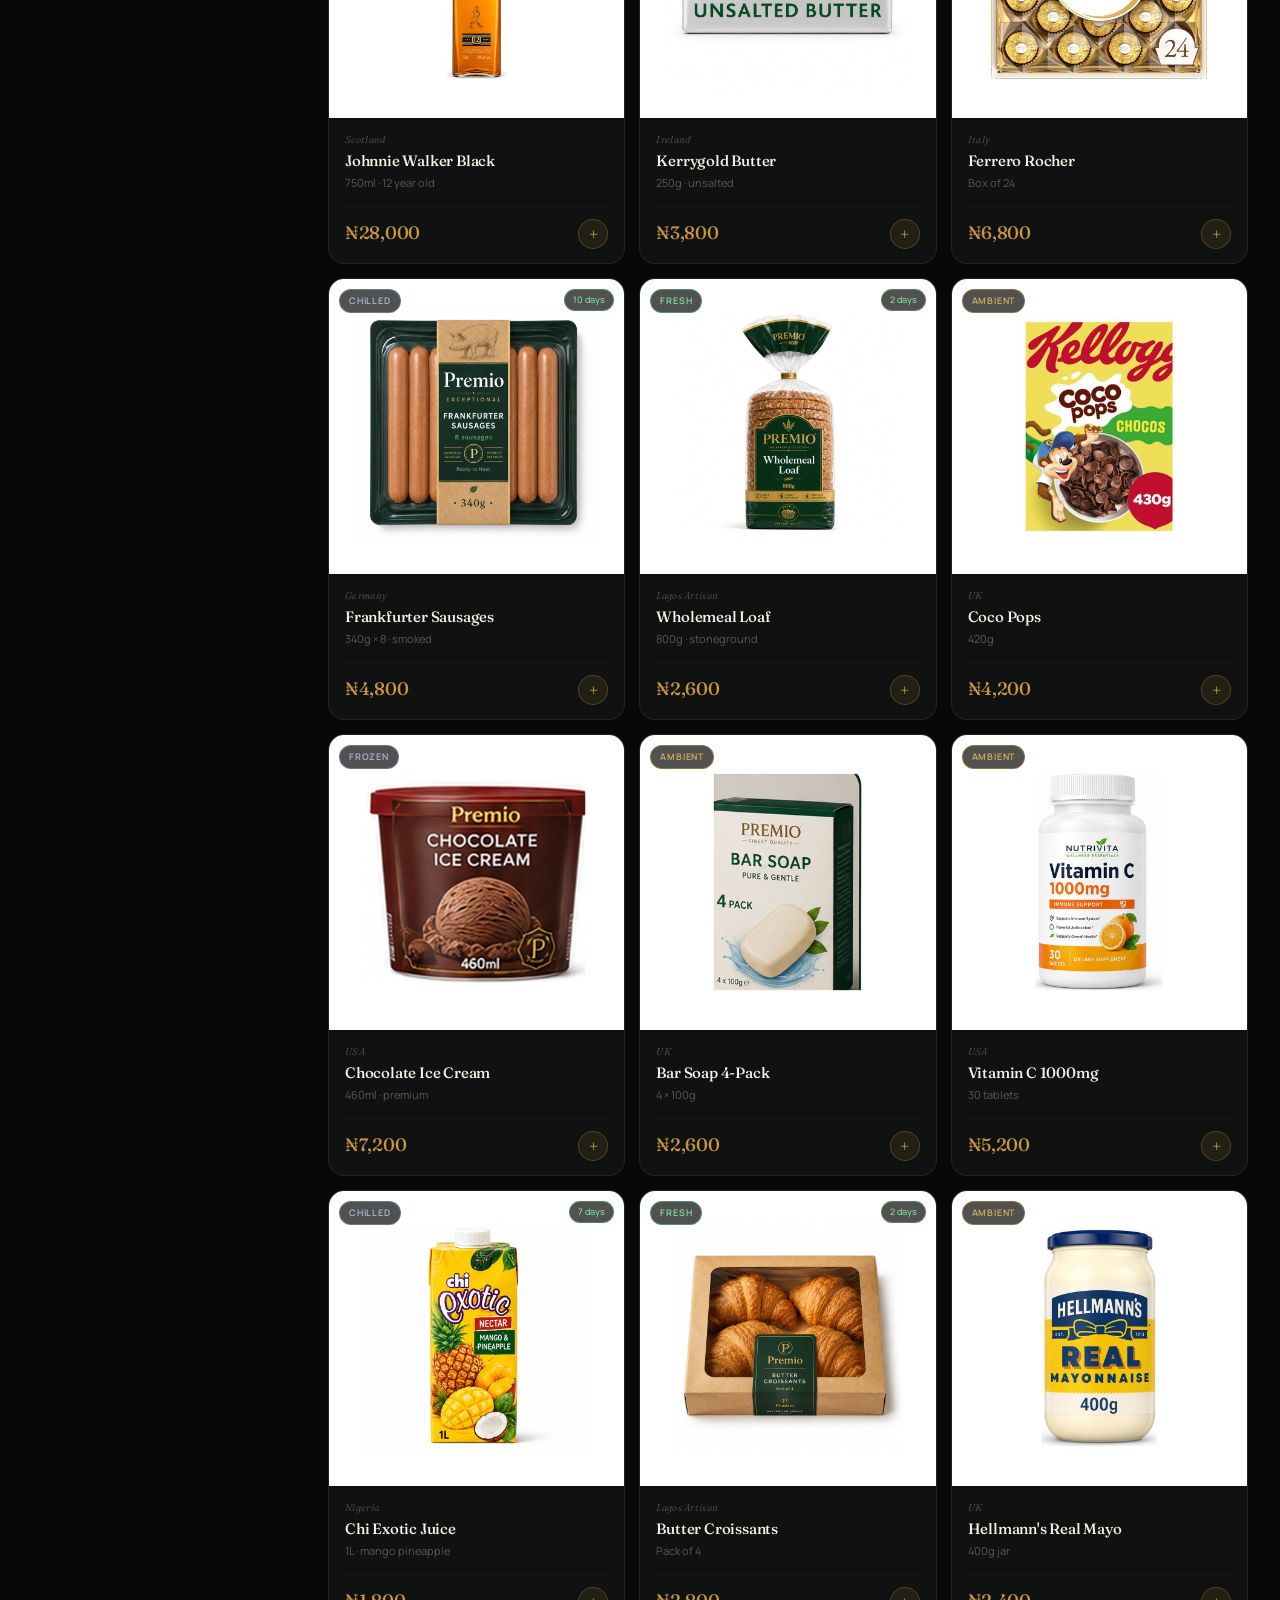
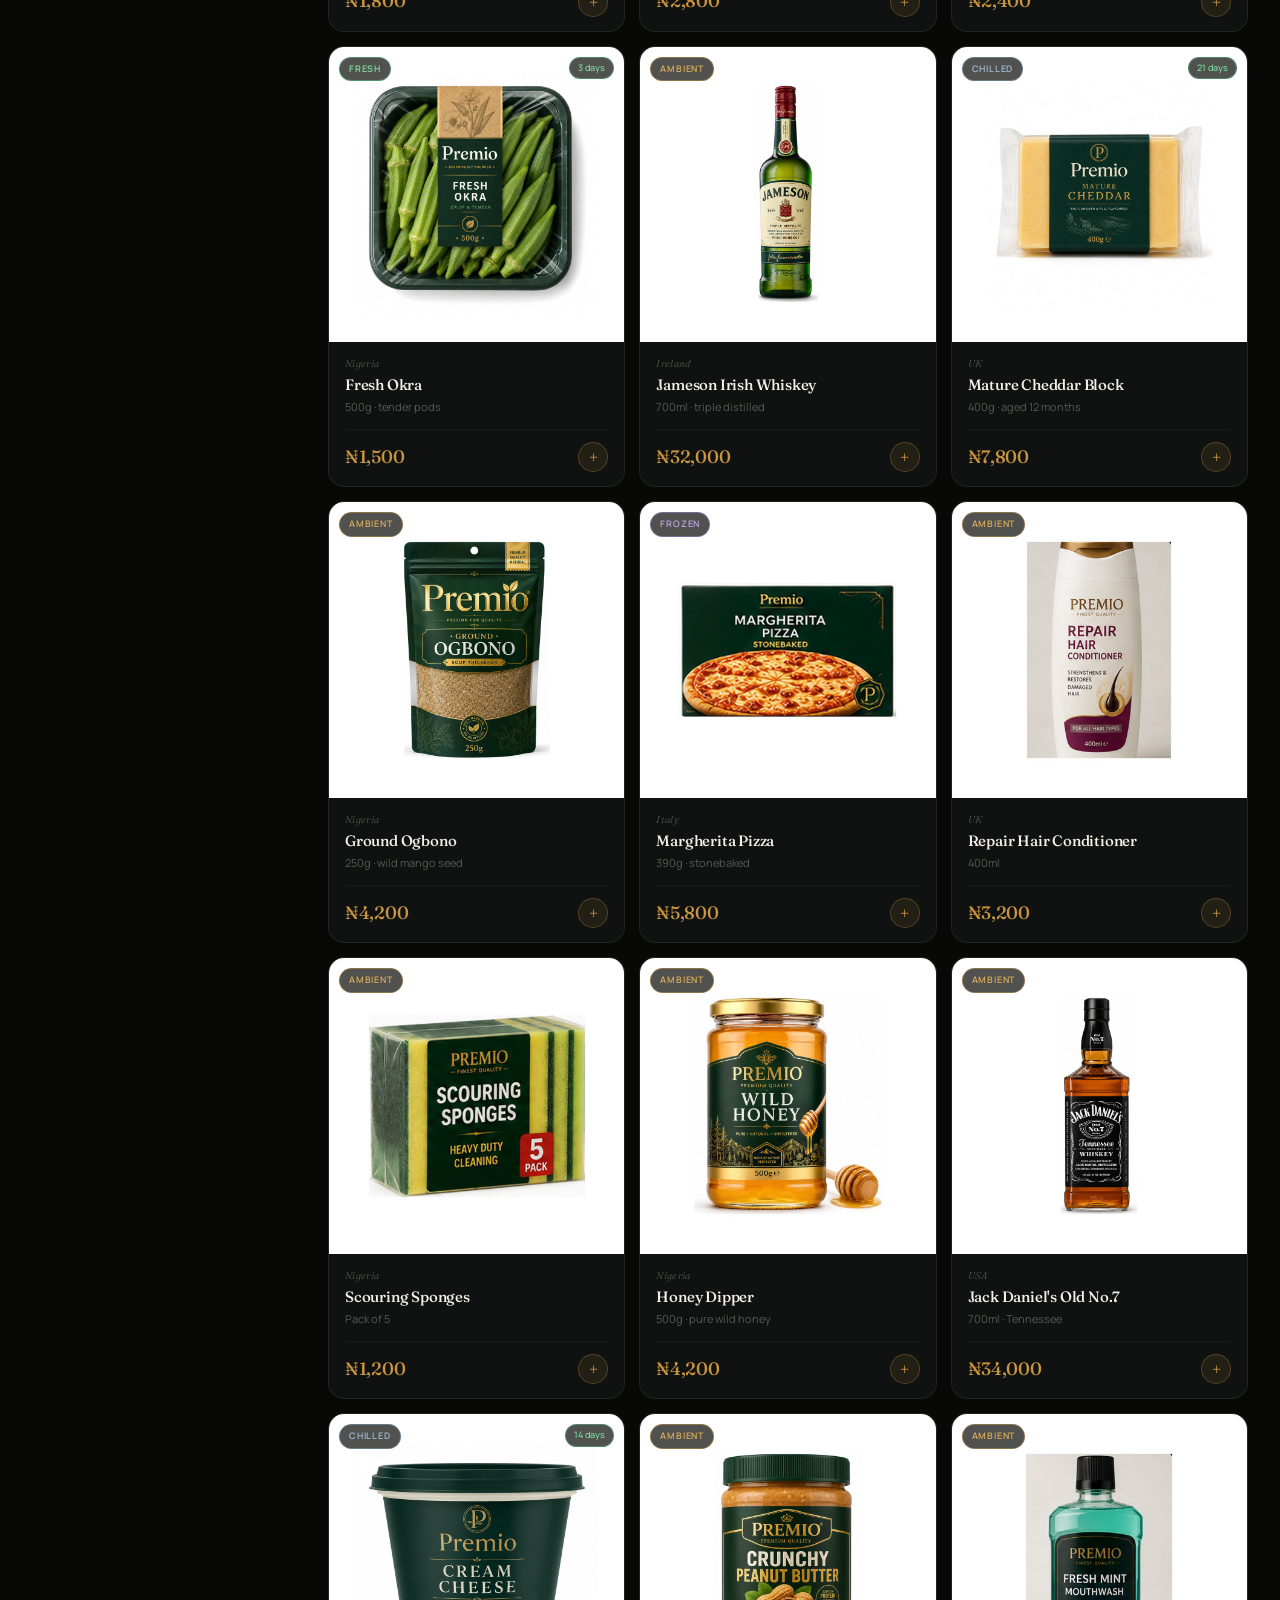
<file: shop.html>
<!DOCTYPE html>
<html lang="en">
<head>
<meta charset="UTF-8">
<meta name="viewport" content="width=device-width, initial-scale=1.0">
<title>Shop — Premio</title>
<link rel="preconnect" href="https://fonts.googleapis.com">
<link rel="preconnect" href="https://fonts.gstatic.com" crossorigin>
<link href="https://fonts.googleapis.com/css2?family=Fraunces:ital,opsz,wght@0,9..144,400;0,9..144,500;0,9..144,600;0,9..144,700;1,9..144,400;1,9..144,600&family=Manrope:wght@300;400;500;600;700&display=swap" rel="stylesheet">
<style>
.pm-btc{font-size:19px;font-weight:700;color:var(--gold-soft);font-family:'Fraunces',serif}
.crypto-note{display:none;margin-top:10px;padding:9px 12px;background:rgba(200,148,64,.08);border:1px solid rgba(200,148,64,.25);border-radius:10px;font-size:11px;color:var(--text-soft);line-height:1.6}

*,*::before,*::after{margin:0;padding:0;box-sizing:border-box}

:root{
  --ink:#080906;
  --ink2:#0F1210;
  --ink3:#181B17;
  --ink4:#22261F;
  --paper:#F4F0E6;
  --cream:#E8E1CC;
  --gold:#C89440;
  --gold-soft:#D9AB5C;
  --gold-dim:#8F6A2E;
  --forest:#1E3526;
  --forest-deep:#0E1F13;
  --sage:#5A7555;
  --terra:#B85A3A;
  --sky:#7FA4C0;
  --text:#F4F0E6;
  --text-soft:rgba(244,240,230,0.55);
  --text-dim:rgba(244,240,230,0.32);
  --line:rgba(244,240,230,0.08);
  --line-soft:rgba(244,240,230,0.04);
  --success:#5FCF8E;
  --error:#D46464;
}

html{scroll-behavior:smooth}
body{font-family:'Manrope',sans-serif;background:var(--ink);color:var(--text);font-weight:300;line-height:1.6;-webkit-font-smoothing:antialiased}

body::after{content:'';position:fixed;inset:0;pointer-events:none;z-index:1;opacity:.04;mix-blend-mode:overlay;background-image:url("data:image/svg+xml,%3Csvg viewBox='0 0 400 400' xmlns='http://www.w3.org/2000/svg'%3E%3Cfilter id='n'%3E%3CfeTurbulence type='fractalNoise' baseFrequency='.9' numOctaves='2'/%3E%3C/filter%3E%3Crect width='100%25' height='100%25' filter='url(%23n)'/%3E%3C/svg%3E")}

button{font-family:inherit;border:none;cursor:pointer;background:none;color:inherit}
a{color:inherit;text-decoration:none}

/* ===== TOP NAV ===== */
nav{position:sticky;top:0;z-index:50;background:rgba(8,9,6,.85);backdrop-filter:blur(20px) saturate(1.2);border-bottom:1px solid var(--line)}
.nav-inner{display:grid;grid-template-columns:auto 1fr auto;align-items:center;padding:16px 32px;gap:32px;max-width:1600px;margin:0 auto}

.logo{font-family:'Fraunces',serif;font-size:24px;font-weight:500;letter-spacing:-.5px;display:flex;align-items:baseline;gap:2px;color:var(--text);cursor:pointer}
.logo-a{font-style:italic;font-weight:400}
.logo-dot{display:inline-block;width:5px;height:5px;background:var(--gold);border-radius:50%;margin-left:3px;vertical-align:super}

.nav-center{display:flex;align-items:center;gap:8px;justify-self:center;width:100%;max-width:760px}
.nav-links{display:flex;gap:4px;flex-shrink:0}
.nav-link{padding:9px 16px;font-size:12px;font-weight:500;color:var(--text-soft);letter-spacing:.4px;text-transform:uppercase;border-radius:50px;transition:all .2s}
.nav-link:hover{color:var(--text);background:var(--ink2)}
.nav-link.active{color:var(--gold);background:rgba(200,148,64,.08)}

.search-wrap{position:relative;flex:1;max-width:480px}
.search{width:100%;padding:11px 20px 11px 42px;background:var(--ink2);border:1px solid var(--line);border-radius:50px;font-family:inherit;font-size:13px;color:var(--text);transition:all .2s;font-weight:300}
.search::placeholder{color:var(--text-dim)}
.search:focus{outline:none;border-color:rgba(200,148,64,.5);background:var(--ink3)}
.search-ic{position:absolute;left:16px;top:50%;transform:translateY(-50%);color:var(--text-dim);font-size:14px;pointer-events:none}
.search-kbd{position:absolute;right:14px;top:50%;transform:translateY(-50%);font-size:10px;color:var(--text-dim);padding:3px 7px;background:rgba(244,240,230,.05);border:1px solid var(--line);border-radius:4px;font-family:'SF Mono',monospace;letter-spacing:.3px;pointer-events:none}

.nav-right{display:flex;align-items:center;gap:10px}
.zone-btn{display:flex;align-items:center;gap:8px;padding:8px 14px;background:var(--ink2);border:1px solid var(--line);border-radius:50px;font-size:12px;color:var(--text-soft);font-weight:500;transition:all .2s}
.zone-btn:hover{border-color:rgba(200,148,64,.3);color:var(--gold)}
.zone-ic{width:6px;height:6px;background:var(--success);border-radius:50%;box-shadow:0 0 8px var(--success)}

.cart-btn{display:flex;align-items:center;gap:10px;padding:8px 16px 8px 14px;background:var(--gold);color:var(--ink);border-radius:50px;font-size:13px;font-weight:600;transition:all .2s;letter-spacing:.3px}
.cart-btn:hover{background:var(--gold-soft);transform:translateY(-1px)}
.cart-count{background:var(--ink);color:var(--gold);width:22px;height:22px;border-radius:50%;display:flex;align-items:center;justify-content:center;font-size:11px;font-weight:700}

/* ===== BREADCRUMB ===== */
.crumb{padding:20px 32px;max-width:1600px;margin:0 auto;display:flex;align-items:center;gap:12px;font-size:12px;color:var(--text-soft)}
.crumb a{color:var(--text-soft);transition:color .2s}
.crumb a:hover{color:var(--gold)}
.crumb-sep{color:var(--text-dim)}
.crumb-current{color:var(--text);font-family:'Fraunces',serif;font-style:italic;font-size:13px}

/* ===== LAYOUT ===== */
.shop-layout{display:grid;grid-template-columns:260px 1fr;gap:36px;padding:0 32px 80px;max-width:1600px;margin:0 auto}

/* ===== SIDEBAR ===== */
.sidebar{position:sticky;top:82px;height:fit-content;max-height:calc(100vh - 100px);overflow-y:auto;padding-right:12px}
.sidebar::-webkit-scrollbar{width:4px}
.sidebar::-webkit-scrollbar-track{background:transparent}
.sidebar::-webkit-scrollbar-thumb{background:rgba(200,148,64,.2);border-radius:2px}

.side-block{margin-bottom:28px;padding-bottom:28px;border-bottom:1px solid var(--line)}
.side-block:last-child{border:none}

.side-h{font-family:'Fraunces',serif;font-size:11px;letter-spacing:2px;text-transform:uppercase;color:var(--text-dim);margin-bottom:14px;font-weight:500;font-style:italic;display:flex;justify-content:space-between;align-items:center}
.side-reset{font-family:'Manrope',sans-serif;font-size:10px;color:var(--gold);text-transform:none;letter-spacing:.3px;font-style:normal;cursor:pointer;transition:opacity .2s;opacity:.7}
.side-reset:hover{opacity:1}

.dept-list{list-style:none;display:flex;flex-direction:column;gap:2px}
.dept-item{display:flex;align-items:center;gap:12px;padding:9px 12px;border-radius:10px;font-size:12px;color:var(--text-soft);cursor:pointer;transition:all .18s;font-weight:400;border:1px solid transparent}
.dept-item:hover{background:var(--ink2);color:var(--text)}
.dept-item.active{background:rgba(200,148,64,.08);color:var(--gold);border-color:rgba(200,148,64,.2)}
.dept-emoji{font-size:15px;flex-shrink:0;width:18px;text-align:center}
.dept-label{flex:1}
.dept-qty{font-size:10px;color:var(--text-dim);font-weight:400}
.dept-item.active .dept-qty{color:var(--gold-dim)}

.temp-grid,.origin-list{display:grid;grid-template-columns:1fr 1fr;gap:6px}
.temp-chip,.origin-chip{padding:9px 10px;background:var(--ink2);border:1px solid var(--line);border-radius:10px;font-size:11px;color:var(--text-soft);cursor:pointer;transition:all .18s;text-align:center;font-weight:500;display:flex;flex-direction:column;align-items:center;gap:3px}
.temp-chip:hover,.origin-chip:hover{border-color:rgba(200,148,64,.25)}
.temp-chip.active,.origin-chip.active{background:rgba(200,148,64,.1);border-color:rgba(200,148,64,.35);color:var(--gold)}
.temp-emoji,.origin-flag{font-size:15px;line-height:1}

.price-range{display:flex;gap:8px;margin-bottom:10px}
.price-input{flex:1;padding:9px 12px;background:var(--ink2);border:1px solid var(--line);border-radius:8px;font-family:inherit;font-size:12px;color:var(--text);text-align:center}
.price-input:focus{outline:none;border-color:rgba(200,148,64,.4)}
.price-range-display{font-size:11px;color:var(--text-dim);text-align:center;font-family:'Fraunces',serif;font-style:italic}

/* ===== MAIN CONTENT ===== */
.main-content{min-width:0}

.main-header{display:flex;justify-content:space-between;align-items:flex-end;margin-bottom:20px;gap:20px;flex-wrap:wrap}
.main-title-block{flex:1;min-width:250px}
.main-sub{font-family:'Fraunces',serif;font-style:italic;color:var(--gold);font-size:13px;margin-bottom:8px}
.main-h1{font-family:'Fraunces',serif;font-size:42px;font-weight:500;letter-spacing:-.02em;line-height:1.05;margin-bottom:10px}
.main-h1 .italic{font-style:italic;color:var(--text-soft)}
.main-count{font-size:13px;color:var(--text-soft);font-weight:400}
.main-count strong{color:var(--text);font-weight:500}

.sort-wrap{display:flex;align-items:center;gap:10px}
.sort-label{font-size:11px;color:var(--text-dim);letter-spacing:1px;text-transform:uppercase;font-weight:500}
.sort-select{padding:10px 32px 10px 14px;background:var(--ink2);border:1px solid var(--line);border-radius:8px;font-family:inherit;font-size:12px;color:var(--text);cursor:pointer;appearance:none;background-image:url("data:image/svg+xml,%3Csvg xmlns='http://www.w3.org/2000/svg' width='10' height='6' viewBox='0 0 10 6'%3E%3Cpath d='M1 1l4 4 4-4' stroke='%23C89440' fill='none' stroke-width='1.5'/%3E%3C/svg%3E");background-repeat:no-repeat;background-position:right 12px center;font-weight:400}
.sort-select:focus{outline:none;border-color:rgba(200,148,64,.4)}

.active-filters{display:flex;flex-wrap:wrap;gap:8px;margin-bottom:24px;min-height:28px}
.filter-tag{display:flex;align-items:center;gap:8px;padding:6px 12px;background:rgba(200,148,64,.08);border:1px solid rgba(200,148,64,.25);border-radius:50px;font-size:11px;color:var(--gold);font-weight:500}
.filter-tag-x{font-size:14px;cursor:pointer;opacity:.7;transition:opacity .2s}
.filter-tag-x:hover{opacity:1}

/* ===== PRODUCT GRID ===== */
.product-grid{display:grid;grid-template-columns:repeat(auto-fill,minmax(230px,1fr));gap:14px}

.product{background:var(--ink2);border:1px solid var(--line);border-radius:16px;overflow:hidden;transition:all .25s cubic-bezier(.2,.8,.2,1);display:flex;flex-direction:column;cursor:pointer;position:relative}
.product:hover{border-color:rgba(200,148,64,.3);transform:translateY(-3px)}

.p-img{aspect-ratio:1/1;width:100%;display:flex;align-items:center;justify-content:center;position:relative;overflow:hidden;background:var(--cream)}
.p-img svg{width:72%;height:72%;max-width:180px;max-height:165px;transition:transform .5s cubic-bezier(.2,.8,.2,1)}
.product:hover .p-img svg{transform:scale(1.08)}
.p-img img{width:100%;height:100%;object-fit:contain;padding:9%;transition:transform .5s cubic-bezier(.2,.8,.2,1)}
.product:hover .p-img img{transform:scale(1.05)}
.p-img.has-photo{background:#fff}
.p-img.has-photo::after{content:none}
.ci-img img{width:100%;height:100%;object-fit:contain;padding:5px}
.ci-img.has-photo{background:#fff}
.p-img::after{content:'';position:absolute;inset:0;background:linear-gradient(to top,rgba(8,9,6,.12) 0%,transparent 40%);pointer-events:none}
/* Department background tints for illustrated products */
.bg-fresh{background:linear-gradient(135deg,#E8EDD8 0%,#D4DDC0 100%)}
.bg-meat{background:linear-gradient(135deg,#EDD8D0 0%,#E0C3B8 100%)}
.bg-water{background:linear-gradient(135deg,#D8E5ED 0%,#C0D2DD 100%)}
.bg-juice{background:linear-gradient(135deg,#F0DCBC 0%,#E5C89E 100%)}
.bg-alcohol{background:linear-gradient(135deg,#E8D6D0 0%,#D4BDB3 100%)}
.bg-dairy{background:linear-gradient(135deg,#F0EADC 0%,#E8DEC8 100%)}
.bg-bake{background:linear-gradient(135deg,#F0E0C5 0%,#E5CFA5 100%)}
.bg-cereal{background:linear-gradient(135deg,#EEDBB0 0%,#E5CC94 100%)}
.bg-staple{background:linear-gradient(135deg,#EDE4CF 0%,#DED3B8 100%)}
.bg-condiment{background:linear-gradient(135deg,#EDDFCA 0%,#DDC9A8 100%)}
.bg-snack{background:linear-gradient(135deg,#E8DCC4 0%,#DCCBA8 100%)}
.bg-frozen{background:linear-gradient(135deg,#D8E0EA 0%,#C0CCDB 100%)}
.bg-tea{background:linear-gradient(135deg,#E5D5C0 0%,#D4BFA0 100%)}
.bg-personal{background:linear-gradient(135deg,#E8DFE8 0%,#D8CAD8 100%)}
.bg-clean{background:linear-gradient(135deg,#D8E8E5 0%,#B8D4D0 100%)}
.bg-baby{background:linear-gradient(135deg,#EADCE0 0%,#DCBFC8 100%)}
.bg-wellness{background:linear-gradient(135deg,#DCE5DC 0%,#BCD0BC 100%)}
.bg-pet{background:linear-gradient(135deg,#E5D8C8 0%,#D3BFA8 100%)}

.p-badge{position:absolute;top:10px;left:10px;font-size:9px;font-weight:600;letter-spacing:.8px;text-transform:uppercase;padding:4px 9px;border-radius:50px;backdrop-filter:blur(8px);z-index:2;border:1px solid;background:rgba(8,9,6,.7)}
.pb-chill{color:#9FBCD1;border-color:rgba(127,164,192,.5)}
.pb-fresh{color:#7FDFA3;border-color:rgba(95,207,142,.5)}
.pb-amb{color:var(--gold-soft);border-color:rgba(200,148,64,.5)}
.pb-frozen{color:#B6A7E0;border-color:rgba(154,140,220,.5)}

.p-fresh-tag{position:absolute;top:10px;right:10px;font-size:9px;color:#7FDFA3;background:rgba(8,9,6,.7);backdrop-filter:blur(8px);border:1px solid rgba(95,207,142,.4);padding:3px 8px;border-radius:50px;z-index:2;font-weight:500}

.p-fav{position:absolute;bottom:10px;right:10px;width:32px;height:32px;background:rgba(8,9,6,.7);border:1px solid rgba(244,240,230,.2);backdrop-filter:blur(4px);border-radius:50%;display:flex;align-items:center;justify-content:center;font-size:14px;z-index:2;transition:all .2s;opacity:0;color:white}
.product:hover .p-fav{opacity:1}
.p-fav:hover{background:rgba(200,148,64,.3);border-color:rgba(200,148,64,.6)}
.p-fav.liked{background:rgba(200,148,64,.3);border-color:rgba(200,148,64,.6);opacity:1;color:var(--gold)}

.p-body{padding:14px 16px;display:flex;flex-direction:column;gap:4px;flex:1}
.p-origin{font-family:'Fraunces',serif;font-size:10px;font-style:italic;color:var(--text-dim);letter-spacing:.3px}
.p-name{font-family:'Fraunces',serif;font-size:15px;font-weight:500;color:var(--text);line-height:1.2;letter-spacing:-.2px}
.p-sub{font-size:11px;color:var(--text-dim);margin-bottom:auto;font-weight:400}
.p-foot{display:flex;justify-content:space-between;align-items:center;padding-top:12px;margin-top:10px;border-top:1px solid var(--line-soft)}
.p-price{font-family:'Fraunces',serif;font-size:18px;font-weight:500;color:var(--gold);letter-spacing:-.3px}
.p-add{width:30px;height:30px;background:rgba(200,148,64,.1);border:1px solid rgba(200,148,64,.3);border-radius:50%;color:var(--gold);font-size:16px;display:flex;align-items:center;justify-content:center;transition:all .18s;font-weight:300;line-height:1}
.p-add:hover{background:var(--gold);color:var(--ink);border-color:var(--gold);transform:scale(1.08)}

.p-qty-controls{display:flex;align-items:center;background:rgba(200,148,64,.1);border:1px solid rgba(200,148,64,.3);border-radius:50px;padding:2px}
.qty-btn{width:24px;height:24px;border-radius:50%;display:flex;align-items:center;justify-content:center;color:var(--gold);font-size:14px;transition:all .2s;font-weight:400;line-height:1}
.qty-btn:hover{background:rgba(200,148,64,.2)}
.qty-val{min-width:20px;text-align:center;font-family:'Fraunces',serif;font-weight:500;font-size:13px;color:var(--gold)}

.no-results{grid-column:1/-1;padding:80px 40px;text-align:center;background:var(--ink2);border:1px dashed var(--line);border-radius:20px}
.nr-emoji{font-size:48px;margin-bottom:16px;opacity:.5}
.nr-h{font-family:'Fraunces',serif;font-size:22px;font-weight:500;margin-bottom:8px}
.nr-p{font-size:13px;color:var(--text-soft);max-width:320px;margin:0 auto}

/* ===== CART PANEL ===== */
.cart-panel{position:fixed;top:0;right:0;bottom:0;width:420px;background:var(--ink);border-left:1px solid var(--line);z-index:200;display:flex;flex-direction:column;transform:translateX(100%);transition:transform .4s cubic-bezier(.2,.8,.2,1);box-shadow:-20px 0 60px rgba(0,0,0,.5)}
.cart-panel.open{transform:translateX(0)}

.cart-scrim{position:fixed;inset:0;background:rgba(8,9,6,.6);backdrop-filter:blur(6px);z-index:199;opacity:0;pointer-events:none;transition:opacity .3s}
.cart-scrim.show{opacity:1;pointer-events:auto}

.cart-h{padding:24px 24px 20px;border-bottom:1px solid var(--line);display:flex;justify-content:space-between;align-items:center}
.cart-h-title{font-family:'Fraunces',serif;font-size:24px;font-weight:500;letter-spacing:-.3px;display:flex;align-items:baseline;gap:10px}
.cart-h-count{font-size:12px;color:var(--gold);font-style:italic;font-family:'Fraunces',serif}
.cart-close{width:36px;height:36px;background:var(--ink2);border-radius:50%;font-size:18px;display:flex;align-items:center;justify-content:center;color:var(--text-soft);transition:all .2s}
.cart-close:hover{background:var(--ink3);color:var(--text)}

.cart-body{flex:1;min-height:28vh;overflow-y:auto;padding:20px 24px}
.cart-body::-webkit-scrollbar{width:4px}
.cart-body::-webkit-scrollbar-thumb{background:rgba(200,148,64,.2);border-radius:2px}

.cart-empty{text-align:center;padding:60px 20px;color:var(--text-soft)}
.ce-emoji{font-size:56px;margin-bottom:16px;opacity:.5}
.ce-h{font-family:'Fraunces',serif;font-size:20px;font-weight:500;color:var(--text);margin-bottom:8px;font-style:italic}
.ce-p{font-size:13px;color:var(--text-soft);line-height:1.6}

.cart-item{display:grid;grid-template-columns:60px 1fr auto;gap:14px;padding:14px 0;border-bottom:1px solid var(--line-soft);align-items:center}
.ci-img{width:60px;height:60px;border-radius:10px;overflow:hidden;flex-shrink:0;background:var(--cream);display:flex;align-items:center;justify-content:center}
.ci-img svg{width:70%;height:70%}
.ci-body{min-width:0}
.ci-name{font-family:'Fraunces',serif;font-size:14px;font-weight:500;color:var(--text);line-height:1.2;margin-bottom:2px;white-space:nowrap;overflow:hidden;text-overflow:ellipsis}
.ci-meta{font-size:10px;color:var(--text-dim);margin-bottom:6px}
.ci-qty{display:flex;align-items:center;gap:8px;background:var(--ink2);border:1px solid var(--line);border-radius:50px;padding:2px;width:fit-content}
.ci-qty button{width:22px;height:22px;border-radius:50%;color:var(--gold);font-size:13px;display:flex;align-items:center;justify-content:center;transition:background .2s;line-height:1}
.ci-qty button:hover{background:rgba(200,148,64,.15)}
.ci-qty span{min-width:16px;text-align:center;font-family:'Fraunces',serif;font-size:12px;font-weight:500}
.ci-right{text-align:right}
.ci-price{font-family:'Fraunces',serif;font-size:15px;font-weight:500;color:var(--gold);margin-bottom:4px}
.ci-remove{font-size:10px;color:var(--text-dim);text-decoration:underline;transition:color .2s;cursor:pointer}
.ci-remove:hover{color:var(--error)}

.slot-picker{margin-top:24px;padding-top:24px;border-top:1px solid var(--line)}
.sp-h{font-family:'Fraunces',serif;font-size:15px;font-weight:500;margin-bottom:14px;display:flex;align-items:center;gap:10px}
.sp-h-ic{width:28px;height:28px;background:rgba(200,148,64,.1);border:1px solid rgba(200,148,64,.3);border-radius:50%;display:flex;align-items:center;justify-content:center;color:var(--gold);font-size:14px}

.day-tabs{display:flex;gap:6px;margin-bottom:12px;overflow-x:auto;padding-bottom:2px}
.day-tabs::-webkit-scrollbar{display:none}
.day-tab{padding:8px 12px;background:var(--ink2);border:1px solid var(--line);border-radius:10px;font-size:11px;color:var(--text-soft);cursor:pointer;transition:all .2s;text-align:center;flex-shrink:0;min-width:56px}
.day-tab:hover{border-color:rgba(200,148,64,.25)}
.day-tab.active{background:rgba(200,148,64,.1);border-color:rgba(200,148,64,.4);color:var(--gold)}
.day-tab-label{display:block;font-size:9px;font-weight:600;letter-spacing:.5px;text-transform:uppercase;margin-bottom:3px;opacity:.7}
.day-tab-num{font-family:'Fraunces',serif;font-size:15px;font-weight:500}

.slot-grid{display:grid;grid-template-columns:1fr 1fr;gap:6px;max-height:150px;overflow-y:auto}
.slot{padding:10px 12px;background:var(--ink2);border:1px solid var(--line);border-radius:10px;font-size:11px;color:var(--text-soft);cursor:pointer;transition:all .18s;text-align:center;position:relative}
.slot:hover:not(.full){border-color:rgba(200,148,64,.25)}
.slot.active{background:rgba(200,148,64,.1);border-color:rgba(200,148,64,.4);color:var(--gold)}
.slot.full{opacity:.35;cursor:not-allowed;background:transparent}
.slot-time{font-family:'Fraunces',serif;font-size:13px;font-weight:500;margin-bottom:2px}
.slot-price{font-size:9px;color:var(--text-dim);font-weight:500}
.slot.active .slot-price{color:var(--gold-dim)}
.slot-tag{position:absolute;top:-5px;right:6px;background:var(--gold);color:var(--ink);padding:1px 6px;border-radius:50px;font-size:8px;font-weight:700;letter-spacing:.5px}

.cart-foot{padding:20px 24px;border-top:1px solid var(--line);background:var(--ink2)}
.cart-row{display:flex;justify-content:space-between;padding:4px 0;font-size:12px;color:var(--text-soft)}
.cart-row span:last-child{color:var(--text);font-weight:400}
.cart-row.total{padding-top:12px;margin-top:8px;border-top:1px dashed var(--line)}
.cart-row.total span{font-family:'Fraunces',serif;font-size:20px;color:var(--text);font-weight:500}
.cart-row.total span:last-child{color:var(--gold);font-weight:600}

.checkout-btn{width:100%;margin-top:14px;padding:14px;background:var(--gold);color:var(--ink);border-radius:50px;font-family:inherit;font-size:13px;font-weight:600;letter-spacing:.5px;text-transform:uppercase;transition:all .25s;display:flex;align-items:center;justify-content:center;gap:10px}
.checkout-btn:hover{background:var(--gold-soft);transform:translateY(-1px);box-shadow:0 16px 32px rgba(200,148,64,.25)}

.modal{position:fixed;inset:0;background:rgba(8,9,6,.85);backdrop-filter:blur(10px);z-index:300;display:flex;align-items:center;justify-content:center;padding:20px;opacity:0;pointer-events:none;transition:opacity .3s}
.modal.show{opacity:1;pointer-events:auto}
.modal-box{background:var(--ink);border:1px solid var(--line);border-radius:24px;max-width:500px;width:100%;max-height:90vh;overflow-y:auto;transform:translateY(24px);transition:transform .4s cubic-bezier(.2,.8,.2,1)}
.modal.show .modal-box{transform:translateY(0)}

.modal-h{padding:28px 28px 20px;text-align:center;border-bottom:1px solid var(--line)}
.modal-ic{width:60px;height:60px;background:rgba(95,207,142,.12);border:1px solid rgba(95,207,142,.3);border-radius:50%;display:flex;align-items:center;justify-content:center;font-size:28px;margin:0 auto 16px;color:var(--success)}
.modal-title{font-family:'Fraunces',serif;font-size:28px;font-weight:500;letter-spacing:-.3px;margin-bottom:8px}
.modal-title .italic{font-style:italic;color:var(--gold)}
.modal-sub{font-size:13px;color:var(--text-soft);line-height:1.6}

.modal-body{padding:24px 28px}
.summary-row{display:flex;justify-content:space-between;padding:10px 0;border-bottom:1px solid var(--line-soft);font-size:12px}
.summary-row:last-child{border:none;padding-top:14px;margin-top:4px;border-top:1px dashed var(--line);font-size:14px}
.summary-row span:first-child{color:var(--text-soft)}
.summary-row span:last-child{color:var(--text);font-family:'Fraunces',serif;font-weight:500}
.summary-row:last-child span{font-size:20px}
.summary-row:last-child span:last-child{color:var(--gold);font-weight:600}

.modal-address{background:var(--ink2);border:1px solid var(--line);border-radius:14px;padding:16px;margin-top:20px}
.ma-h{font-size:10px;letter-spacing:1.5px;text-transform:uppercase;color:var(--text-dim);margin-bottom:8px;font-weight:600}
.ma-body{font-size:13px;line-height:1.5}

.payment-methods{display:grid;grid-template-columns:1fr 1fr;gap:8px;margin-top:20px}
.pm{padding:14px 12px;background:var(--ink2);border:1px solid var(--line);border-radius:12px;text-align:center;cursor:pointer;transition:all .2s}
.pm:hover{border-color:rgba(200,148,64,.3)}
.pm.active{background:rgba(200,148,64,.08);border-color:rgba(200,148,64,.4)}
.pm-ic{font-size:22px;margin-bottom:6px}
.pm-name{font-size:11px;color:var(--text-soft);font-weight:500}

.modal-foot{padding:0 28px 28px}
.confirm-btn{width:100%;padding:15px;background:var(--gold);color:var(--ink);border-radius:50px;font-family:inherit;font-size:13px;font-weight:600;letter-spacing:.5px;text-transform:uppercase;transition:all .25s}
.confirm-btn:hover{background:var(--gold-soft)}
.back-btn{width:100%;padding:12px;margin-top:8px;background:transparent;color:var(--text-soft);font-family:inherit;font-size:12px;font-weight:500;letter-spacing:.3px;transition:color .2s}
.back-btn:hover{color:var(--text)}

.toast{position:fixed;bottom:24px;left:50%;transform:translateX(-50%) translateY(100px);background:var(--ink3);border:1px solid rgba(200,148,64,.3);padding:14px 22px;border-radius:50px;font-size:13px;font-weight:500;z-index:250;transition:transform .35s cubic-bezier(.2,.8,.2,1);display:flex;align-items:center;gap:10px;box-shadow:0 12px 40px rgba(0,0,0,.4)}
.toast.show{transform:translateX(-50%) translateY(0)}
.toast-dot{width:6px;height:6px;background:var(--success);border-radius:50%}

@media (max-width:1100px){
  .shop-layout{grid-template-columns:1fr;gap:16px}
  .mobile-shelf{display:flex}
  .sidebar{position:fixed;left:0;right:0;bottom:0;top:auto;z-index:230;background:var(--ink2);border-top:1px solid var(--line);border-radius:22px 22px 0 0;max-height:84vh;overflow-y:auto;padding:0 20px 20px;transform:translateY(105%);transition:transform .45s cubic-bezier(.2,.8,.2,1);box-shadow:0 -24px 60px rgba(0,0,0,.55)}
  .sidebar.open{transform:translateY(0)}
  .sheet-head{display:flex}
  .sheet-apply{display:block}
  .side-block{margin-bottom:22px;padding-bottom:22px}
}

@media (max-width:820px){
  .nav-inner{grid-template-columns:auto 1fr;gap:12px;padding:12px 16px}
  .nav-center{grid-column:1/-1;grid-row:2;max-width:none;gap:6px}
  .nav-links{display:none}
  .search-kbd{display:none}
  .zone-btn span:not(.zone-ic){display:none}
  .crumb,.shop-layout{padding-left:16px;padding-right:16px}
  .main-h1{font-size:32px}
  .cart-panel{width:100%}
  .product-grid{grid-template-columns:repeat(2,1fr);gap:10px}
  .p-name{font-size:13px}
  .p-price{font-size:16px}
}

/* ===== MOBILE SHELF (dept scroller + filter trigger) ===== */
.mobile-shelf{display:none;align-items:center;gap:10px;padding:0 16px 14px;max-width:1600px;margin:0 auto}
.filter-trigger{display:flex;align-items:center;gap:8px;padding:9px 15px;background:var(--ink2);border:1px solid var(--line);border-radius:50px;font-size:12px;font-weight:600;color:var(--text-soft);flex-shrink:0;transition:all .2s}
.filter-trigger:active{transform:scale(.96)}
.filter-badge{display:none;min-width:17px;height:17px;padding:0 4px;background:var(--gold);color:var(--ink);border-radius:50px;font-size:10px;font-weight:700;align-items:center;justify-content:center}
.dept-scroller{display:flex;gap:6px;overflow-x:auto;scrollbar-width:none;-webkit-overflow-scrolling:touch}
.dept-scroller::-webkit-scrollbar{display:none}
.ds-pill{flex-shrink:0;padding:9px 14px;background:var(--ink2);border:1px solid var(--line);border-radius:50px;font-size:12px;color:var(--text-soft);font-weight:500;transition:all .2s;white-space:nowrap}
.ds-pill.active{background:rgba(200,148,64,.12);border-color:rgba(200,148,64,.45);color:var(--gold)}

/* ===== FILTER SHEET CHROME ===== */
.sheet-head{display:none;position:sticky;top:0;z-index:2;background:var(--ink2);justify-content:space-between;align-items:center;padding:18px 0 14px;font-family:'Fraunces',serif;font-size:20px;font-weight:500;border-bottom:1px solid var(--line);margin-bottom:20px}
.sheet-close{width:34px;height:34px;background:var(--ink3);border-radius:50%;font-size:16px;color:var(--text-soft);display:flex;align-items:center;justify-content:center}
.sheet-apply{display:none;position:sticky;bottom:16px;width:100%;padding:14px;background:var(--gold);color:var(--ink);border-radius:50px;font-size:13px;font-weight:700;letter-spacing:.5px;text-transform:uppercase;box-shadow:0 12px 32px rgba(0,0,0,.45)}
.sheet-scrim{position:fixed;inset:0;background:rgba(8,9,6,.6);backdrop-filter:blur(6px);z-index:225;opacity:0;pointer-events:none;transition:opacity .3s}
.sheet-scrim.show{opacity:1;pointer-events:auto}

/* ===== CHECKOUT DELIVERY FIELDS ===== */
.co-input{width:100%;padding:11px 14px;margin-top:8px;background:var(--ink);border:1px solid var(--line);border-radius:10px;font-family:inherit;font-size:13px;color:var(--text);font-weight:400;resize:none}
.co-input::placeholder{color:var(--text-dim)}
.co-input:focus{outline:none;border-color:rgba(200,148,64,.5)}
.ma-slot{margin-top:12px;font-size:11px;color:var(--text-dim)}
.ma-slot span{color:var(--gold);font-family:'Fraunces',serif;font-style:italic;font-size:12px}

/* ===== TOAST ACTION / BACK TO TOP / MICRO ===== */
.toast-act{display:none;margin-left:4px;padding:7px 14px;background:var(--gold);color:var(--ink);border-radius:50px;font-size:11px;font-weight:700;letter-spacing:.3px}
.toast.with-act .toast-act{display:inline-flex}
.backtop{position:fixed;right:20px;bottom:20px;width:44px;height:44px;background:var(--ink2);border:1px solid rgba(200,148,64,.35);border-radius:50%;color:var(--gold);font-size:18px;z-index:150;opacity:0;pointer-events:none;transform:translateY(12px);transition:all .3s;box-shadow:0 12px 32px rgba(0,0,0,.45)}
.backtop.show{opacity:1;pointer-events:auto;transform:none}
.cart-count.pop{animation:ccpop .35s cubic-bezier(.2,.8,.2,1)}
@keyframes ccpop{40%{transform:scale(1.35)}}
.slot-picker.nudge{animation:nudge .5s ease}
@keyframes nudge{20%,60%{transform:translateX(-4px)}40%,80%{transform:translateX(4px)}}

/* ===== QUALITY FLOOR ===== */
:focus-visible{outline:2px solid var(--gold);outline-offset:2px}
@media (prefers-reduced-motion:reduce){
  *,*::before,*::after{animation:none!important;transition-duration:.01ms!important}
  html{scroll-behavior:auto}
}

/* ===== MOBILE BOTTOM CART BAR ===== */
.cartbar{position:fixed;left:12px;right:12px;bottom:12px;z-index:210;display:none;align-items:center;justify-content:space-between;gap:12px;padding:14px 20px;background:var(--gold);color:var(--ink);border-radius:50px;font-size:13px;font-weight:700;box-shadow:0 16px 44px rgba(0,0,0,.55);transform:translateY(140%);transition:transform .35s cubic-bezier(.2,.8,.2,1)}
.cartbar.show{transform:none}
.cartbar b{font-family:'Fraunces',serif;font-size:15px}
.cartbar .cb-view{font-size:11px;letter-spacing:1.2px;text-transform:uppercase}
@media (max-width:820px){.cartbar{display:flex}.backtop{bottom:76px}}

/* ===== PRODUCT DETAIL MODAL ===== */
.pd-modal{position:fixed;inset:0;z-index:240;display:none;align-items:center;justify-content:center;padding:20px}
.pd-modal.show{display:flex}
.pd-scrim{position:absolute;inset:0;background:rgba(8,9,6,.72);backdrop-filter:blur(8px)}
.pd-card{position:relative;width:min(720px,100%);max-height:88vh;overflow-y:auto;background:var(--ink2);border:1px solid var(--line);border-radius:22px;display:grid;grid-template-columns:1fr 1fr;box-shadow:0 40px 100px rgba(0,0,0,.6)}
.pd-img{aspect-ratio:1/1;display:flex;align-items:center;justify-content:center;overflow:hidden;border-radius:22px 0 0 22px;background:var(--cream)}
.pd-img img{width:100%;height:100%;object-fit:contain;padding:7%}
.pd-img svg{width:56%;height:56%}
.pd-img.has-photo{background:#fff}
.pd-body{padding:32px 30px;display:flex;flex-direction:column}
.pd-close{position:absolute;top:14px;right:14px;width:36px;height:36px;background:var(--ink3);border-radius:50%;color:var(--text-soft);font-size:16px;display:flex;align-items:center;justify-content:center;z-index:2}
.pd-dept{font-size:10px;letter-spacing:1.8px;text-transform:uppercase;color:var(--gold);font-weight:700;margin-bottom:10px}
.pd-name{font-family:'Fraunces',serif;font-size:26px;font-weight:500;line-height:1.15}
.pd-sub{font-size:13px;color:var(--text-soft);margin-top:8px}
.pd-meta{display:flex;gap:8px;flex-wrap:wrap;margin-top:16px}
.pd-tag{font-size:10.5px;padding:6px 12px;border:1px solid var(--line);border-radius:50px;color:var(--text-soft);letter-spacing:.4px}
.pd-price{font-family:'Fraunces',serif;font-size:30px;color:var(--gold-soft);margin-top:auto;padding-top:24px}
.pd-actions{display:flex;gap:10px;margin-top:16px}
.pd-qty{display:flex;align-items:center;gap:14px;border:1px solid var(--line);border-radius:50px;padding:6px 14px}
.pd-qty button{width:30px;height:30px;font-size:16px;color:var(--text-soft)}
.pd-qty span{min-width:20px;text-align:center;font-weight:600}
.pd-add{flex:1;padding:13px 20px;background:var(--gold);color:var(--ink);border-radius:50px;font-size:13px;font-weight:700;letter-spacing:.4px;transition:background .2s}
.pd-add:hover{background:var(--gold-soft)}
@media (max-width:640px){.pd-card{grid-template-columns:1fr;max-height:92vh}.pd-img{border-radius:22px 22px 0 0;max-height:44vh}.pd-body{padding:24px 20px}}

/* ===== CART HEAD EXTRAS / REGULARS ===== */
.cart-clear{font-size:10.5px;color:var(--text-dim);text-decoration:underline;margin-right:14px}
.cart-clear:hover{color:var(--terra)}
.regulars-note{font-size:12.5px;color:var(--text-dim);margin-top:10px;line-height:1.7}

/* ===== PRE-CHECKOUT SUGGESTIONS / DELIVERY NUDGE ===== */
.sugg{margin-bottom:14px;padding-bottom:14px;border-bottom:1px dashed var(--line)}
.sugg-h{font-size:10px;letter-spacing:1.6px;text-transform:uppercase;color:var(--gold);font-weight:700;margin-bottom:10px}
.sugg-row{display:flex;gap:8px;overflow-x:auto;scrollbar-width:none;-webkit-overflow-scrolling:touch}
.sugg-row::-webkit-scrollbar{display:none}
.sugg-card{flex:0 0 108px;background:var(--ink3);border:1px solid var(--line);border-radius:12px;padding:8px;cursor:pointer;transition:border-color .2s}
.sugg-card:hover{border-color:rgba(200,148,64,.4)}
.sugg-img{aspect-ratio:1/1;border-radius:8px;overflow:hidden;display:flex;align-items:center;justify-content:center;margin-bottom:7px}
.sugg-img.has-photo{background:#fff}
.sugg-img img{width:100%;height:100%;object-fit:contain;padding:8%}
.sugg-name{font-size:10.5px;line-height:1.35;color:var(--text-soft);height:28px;overflow:hidden;margin-bottom:6px}
.sugg-foot{display:flex;justify-content:space-between;align-items:center;font-size:11px;font-weight:600}
.sugg-add{width:24px;height:24px;background:var(--gold);color:var(--ink);border-radius:50%;font-size:14px;font-weight:700;display:flex;align-items:center;justify-content:center}
.cart-nudge{font-size:11px;color:var(--text-dim);padding:7px 10px;background:var(--ink3);border-radius:8px;margin:6px 0 2px;text-align:center}
.cart-nudge b{color:var(--gold-soft)}
.cart-nudge.unlocked{color:#9BC59B}
.slot-note{font-size:10.5px;color:var(--text-dim);margin-top:10px;line-height:1.6}

/* ===== V4: slot summary / search drop / promo / byg / slot chip ===== */
.slot-summary{display:none;align-items:center;justify-content:space-between;gap:10px;padding:11px 14px;background:var(--ink3);border:1px solid rgba(200,148,64,.35);border-radius:12px;font-size:12px}
.slot-summary b{color:var(--gold-soft);font-family:'Fraunces',serif;font-size:13px}
.slot-change{font-size:10.5px;color:var(--text-dim);text-decoration:underline}
.slot-picker.collapsed .day-tabs,.slot-picker.collapsed .slot-grid,.slot-picker.collapsed .slot-note{display:none}
.slot-picker.collapsed .slot-summary{display:flex}
.search-wrap-inner{position:relative;flex:1;display:flex}
.search-wrap-inner .search{width:100%}
.search-drop{display:none;position:absolute;top:calc(100% + 8px);left:0;right:0;background:var(--ink2);border:1px solid var(--line);border-radius:14px;overflow:hidden;z-index:180;box-shadow:0 24px 60px rgba(0,0,0,.55)}
.sd-row{display:flex;align-items:center;gap:12px;padding:10px 14px;cursor:pointer;border-bottom:1px solid var(--line)}
.sd-row:last-child{border-bottom:none}
.sd-row:hover{background:var(--ink3)}
.sd-img{width:40px;height:40px;border-radius:8px;overflow:hidden;display:flex;align-items:center;justify-content:center;flex-shrink:0}
.sd-img.has-photo{background:#fff}
.sd-img img{width:100%;height:100%;object-fit:contain;padding:3px}
.sd-img svg{width:60%;height:60%}
.sd-body{flex:1;min-width:0}
.sd-name{font-size:12.5px;color:var(--text);white-space:nowrap;overflow:hidden;text-overflow:ellipsis}
.sd-sub{font-size:10.5px;color:var(--text-dim)}
.sd-right{display:flex;align-items:center;gap:10px}
.sd-price{font-size:12px;font-weight:600;color:var(--gold-soft)}
.promo-row{display:flex;gap:8px;margin-top:8px}
.promo-apply{flex-shrink:0;padding:0 18px;background:var(--ink3);border:1px solid var(--line);border-radius:10px;font-size:11px;font-weight:700;letter-spacing:.5px;color:var(--text-soft)}
.promo-apply:hover{border-color:rgba(200,148,64,.5);color:var(--gold)}
.promo-msg{font-size:11px;margin-top:7px;min-height:14px;color:var(--text-dim)}
.promo-msg.ok{color:#9BC59B}
.promo-msg.err{color:var(--terra)}
.pay-secure{font-size:10px;letter-spacing:.6px;color:var(--text-dim);text-align:center;margin-top:10px}
.co-terms{font-size:10px;color:var(--text-dim);line-height:1.6;margin-top:12px;text-align:center;border-top:1px solid var(--line);padding-top:12px}
.byg-h{font-family:'Fraunces',serif;font-size:22px;font-weight:500;margin-bottom:6px}
.byg-sub{font-size:12.5px;color:var(--text-soft);margin-bottom:16px;line-height:1.6}
.byg-sub b{color:var(--gold-soft)}
.byg-row{padding-bottom:4px}
.byg-row .sugg-card{flex:0 0 118px}
.byg-continue{width:100%;margin-top:18px;padding:14px;background:var(--gold);color:var(--ink);border-radius:50px;font-size:13px;font-weight:700;letter-spacing:.5px}
.byg-continue:hover{background:var(--gold-soft)}
.slot-chip{display:none;align-items:center;gap:7px;padding:8px 14px;border:1px solid rgba(200,148,64,.4);border-radius:50px;font-size:11.5px;color:var(--gold-soft);max-width:230px;white-space:nowrap;overflow:hidden;text-overflow:ellipsis;transition:all .2s}
.slot-chip:hover{background:rgba(200,148,64,.08)}
@media (min-width:821px){.slot-chip.show{display:inline-flex}}
.btn-addall{display:none;align-items:center;gap:8px;margin-top:14px;padding:11px 22px;background:var(--gold);color:var(--ink);border-radius:50px;font-size:12px;font-weight:700;letter-spacing:.4px}
.btn-addall:hover{background:var(--gold-soft)}
.pd-desc{font-size:12.5px;color:var(--text-dim);line-height:1.7;margin-top:14px}
.pd-unit{font-family:'Manrope',sans-serif;font-size:12px;color:var(--text-dim);font-weight:500;margin-left:8px}

/* ===== SLOT CHIP / HOLD ===== */
.slot-chip{display:none}
.slot-chip.show{display:flex}
.slot-chip.booked{border-color:rgba(90,117,85,.55);color:#B9D6B9}
.chip-dot{width:6px;height:6px;border-radius:50%;background:#9BC59B;flex-shrink:0}
.chip-dot.off{background:var(--gold)}
.hold-note{color:var(--text-dim);font-size:10.5px;margin-left:6px}
.slot-van{position:absolute;bottom:7px;right:8px;width:7px;height:7px;border-radius:50%;background:#9BC59B;box-shadow:0 0 0 3px rgba(155,197,155,.18)}
.slot-van.inline{position:static;display:inline-block;margin-right:7px;box-shadow:none;vertical-align:middle}
.van-legend{display:inline-block;margin-top:6px;color:var(--text-dim)}
.sub-toggle{display:flex;align-items:center;gap:9px;font-size:11.5px;color:var(--text-soft);margin-bottom:12px;cursor:pointer}
.sub-toggle input{accent-color:var(--gold);width:15px;height:15px}

/* ===== RETURNING DASHBOARD ===== */
.shop-dash{border-bottom:1px solid var(--line);background:linear-gradient(180deg,rgba(30,53,38,.25),transparent)}
.dash-inner{max-width:1600px;margin:0 auto;padding:22px 32px 20px}
.dash-greet{font-family:'Fraunces',serif;font-size:22px;font-weight:500;margin-bottom:14px}
.dash-greet em{color:var(--gold-soft)}
.dash-cards{display:grid;grid-template-columns:repeat(auto-fit,minmax(240px,1fr));gap:12px}
.dash-card{background:var(--ink2);border:1px solid var(--line);border-radius:14px;padding:16px 18px}
.dc-k{font-size:10px;letter-spacing:1.6px;text-transform:uppercase;color:var(--text-dim);font-weight:700;margin-bottom:8px}
.dc-v{font-size:13px;color:var(--text-soft);margin:6px 0 10px}
.dc-a{font-size:11.5px;color:var(--gold);font-weight:600;background:none;padding:0}
.dc-a:hover{color:var(--gold-soft)}
.tl{display:flex;align-items:center;gap:6px;margin:4px 0 2px;flex-wrap:wrap}
.tl-step{font-size:10px;letter-spacing:.4px;color:var(--text-dim);white-space:nowrap}
.tl-step.done{color:#9BC59B;font-weight:600}
.tl-bar{flex:0 0 14px;height:1px;background:var(--line)}
@media (max-width:820px){.dash-inner{padding:18px 16px 16px}.dash-greet{font-size:19px}}

/* ===== RELATED SHELVES / POINTS ===== */
.related-head{display:flex;align-items:center;gap:16px;margin:40px 0 18px;font-family:'Fraunces',serif;font-size:17px;font-weight:500;color:var(--text-soft)}
.related-rule{flex:1;height:1px;background:var(--line)}
.pts-big{font-family:'Fraunces',serif;font-size:19px;color:var(--gold-soft);font-weight:500}
</style>
</head>
<body>

<!-- NAV -->
<nav>
  <div class="nav-inner">
    <a href="/" class="logo">Pr<span class="logo-a">e</span>mio<span class="logo-dot"></span></a>
    <div class="nav-center">
      <div class="nav-links">
        <a href="/" class="nav-link">Home</a>
        <a href="/shop.html" class="nav-link active">Shop</a>
        <a href="/departments.html" class="nav-link">Departments</a>
        <a href="/delivery.html" class="nav-link">Delivery</a>
      </div>
      <div class="search-wrap">
        <span class="search-ic">🔍</span>
        <div class="search-wrap-inner"><input type="text" class="search" id="search" placeholder="Search products, brands, origin…" aria-label="Search products" autocomplete="off"><div class="search-drop" id="searchDrop"></div></div>
        <span class="search-kbd">⌘ K</span>
      </div>
    </div>
    <div class="nav-right">
      <button class="slot-chip" id="slotChip" onclick="openSlotBooking()" aria-label="Your delivery slot"></button>
      <a class="zone-btn" href="/account.html" aria-label="My account">
        <span class="zone-ic"></span>
        <span>Account</span>
      </a>
      <button class="cart-btn" onclick="toggleCart()">
        Basket
        <span class="cart-count" id="cartCount">0</span>
      </button>
    </div>
  </div>
</nav>

<!-- BREADCRUMB -->
<div class="shop-dash" id="shopDash" style="display:none"></div>

<div class="crumb">
  <a href="/">Home</a>
  <span class="crumb-sep">/</span>
  <a href="/shop.html">Shop</a>
  <span class="crumb-sep">/</span>
  <span class="crumb-current" id="crumbDept">All departments</span>
</div>

<!-- MOBILE SHELF -->
<div class="mobile-shelf">
  <button class="filter-trigger" onclick="toggleFilters(true)" aria-label="Open filters">Filters <span class="filter-badge" id="filterBadge"></span></button>
  <div class="dept-scroller" id="deptScroller"></div>
</div>
<div class="sheet-scrim" id="sheetScrim" onclick="toggleFilters(false)"></div>

<!-- LAYOUT -->
<div class="shop-layout">

  <!-- SIDEBAR -->
  <aside class="sidebar" id="sidebar">
    <div class="sheet-head"><span>Refine</span><button class="sheet-close" onclick="toggleFilters(false)" aria-label="Close filters">✕</button></div>
    <div class="side-block">
      <div class="side-h">
        Departments
        <span class="side-reset" onclick="resetDept()">Clear</span>
      </div>
      <ul class="dept-list" id="deptList"></ul>
    </div>

    <div class="side-block">
      <div class="side-h">
        Temperature
        <span class="side-reset" onclick="resetTemps()">Clear</span>
      </div>
      <div class="temp-grid" id="tempGrid">
        <div class="temp-chip" data-temp="fresh"><span class="temp-emoji">🌿</span>Fresh</div>
        <div class="temp-chip" data-temp="chilled"><span class="temp-emoji">❄️</span>Chilled</div>
        <div class="temp-chip" data-temp="frozen"><span class="temp-emoji">🧊</span>Frozen</div>
        <div class="temp-chip" data-temp="ambient"><span class="temp-emoji">🌾</span>Ambient</div>
      </div>
    </div>

    <div class="side-block">
      <div class="side-h">Price (₦)</div>
      <div class="price-range">
        <input type="number" class="price-input" id="priceMin" placeholder="Min" value="0">
        <input type="number" class="price-input" id="priceMax" placeholder="Max" value="100000">
      </div>
      <div class="price-range-display" id="priceDisplay">₦0 — ₦100,000</div>
    </div>

    <div class="side-block">
      <div class="side-h">
        Origin
        <span class="side-reset" onclick="resetOrigins()">Clear</span>
      </div>
      <div class="origin-list" id="originList"></div>
    </div>
    <button class="sheet-apply" onclick="toggleFilters(false)">Show results</button>
  </aside>

  <!-- MAIN -->
  <main class="main-content">
    <div class="main-header">
      <div class="main-title-block">
        <div class="main-sub">A full household shop · delivered cold</div>
        <h1 class="main-h1" id="mainTitle">All <span class="italic">departments</span></h1>
        <button class="btn-addall" id="addAllBtn" onclick="addAllRegulars()">Add all to basket</button>
        <div class="main-count"><strong id="productCount">0</strong> products · delivered cold in 30-minute slots</div>
      </div>
      <div class="sort-wrap">
        <span class="sort-label">Sort</span>
        <select class="sort-select" id="sortSelect">
          <option value="popular">Most popular</option>
          <option value="price-low">Price: low to high</option>
          <option value="price-high">Price: high to low</option>
          <option value="new">Newest</option>
        </select>
      </div>
    </div>

    <div class="active-filters" id="activeFilters"></div>
    <div class="product-grid" id="productGrid"></div>
    <div id="relatedWrap" style="display:none">
      <div class="related-head"><span class="related-rule"></span><span id="relatedTitle">More from the same shelves</span><span class="related-rule"></span></div>
      <div class="product-grid" id="relatedGrid"></div>
    </div>
  </main>
</div>

<!-- CART PANEL -->
<div class="cart-scrim" id="cartScrim" onclick="toggleCart()"></div>
<aside class="cart-panel" id="cartPanel">
  <div class="cart-h">
    <div class="cart-h-title">
      Your basket
      <span class="cart-h-count" id="cartHeadCount">0 items</span>
    </div>
    <span style="flex:1"></span><button class="cart-clear" onclick="clearCart()">Clear basket</button><button class="cart-close" onclick="toggleCart()" aria-label="Close basket">✕</button>
  </div>
  <div class="cart-body" id="cartBody"></div>
  <div class="cart-foot" id="cartFoot" style="display:none">
    <div class="slot-picker" id="slotPicker">
      <div class="sp-h"><div class="sp-h-ic">⏱</div>Choose delivery slot</div>
      <div class="slot-summary" id="slotSummary"></div>
      <div class="day-tabs" id="dayTabs"></div>
      <div class="slot-grid" id="slotGrid"></div>
      <div class="slot-note">Every slot is priced by time of day (₦1,000–₦2,000) · Delivery is free on orders over ₦50,000<br><span class="van-legend"><span class="slot-van inline"></span>A neighbour already booked this window — sharing the run helps our routing</span></div>
    </div>
    <div style="margin-top:20px">
      <div class="sugg" id="suggWrap" style="display:none">
        <div class="sugg-h">Before you check out</div>
        <div class="sugg-row" id="suggRow"></div>
      </div>
      <label class="sub-toggle"><input type="checkbox" id="allowSubs" checked onchange="store.set('subs', this.checked)"> Allow substitutions if an item is unavailable</label>
      <div class="cart-row"><span>Subtotal</span><span id="subtotal">₦0</span></div>
      <div class="cart-row"><span>Delivery</span><span id="deliveryFee">Pick a slot</span></div>
      <div class="cart-nudge" id="cartNudge" style="display:none"></div>
      <div class="cart-row total"><span>Total</span><span id="total">₦0</span></div>
    </div>
    <button class="checkout-btn" onclick="openCheckout()">Checkout securely <span>→</span></button>
  </div>
</aside>

<!-- CHECKOUT MODAL -->
<div class="modal" id="checkoutModal">
  <div class="modal-box">
    <div class="modal-h">
      <div class="modal-ic"><svg width="18" height="18" viewBox="0 0 24 24" fill="none" stroke="currentColor" stroke-width="2"><rect x="4" y="10" width="16" height="11" rx="2"/><path d="M8 10V7a4 4 0 0 1 8 0v3"/></svg></div>
      <div class="modal-title">Confirm your <span class="italic">order</span></div>
      <div class="modal-sub">Review details before placing — you can edit any item until your slot locks.</div>
    </div>
    <div class="modal-body" id="coBefore" style="display:none">
      <div class="byg-h">Before you go</div>
      <div class="byg-sub" id="bygSub"></div>
      <div class="sugg-row byg-row" id="bygRow"></div>
      <button class="byg-continue" onclick="showCheckoutMain()">Continue to order →</button>
    </div>
    <div class="modal-body" id="coMain">
      <div class="summary-row"><span>Items</span><span id="sumItems">0</span></div>
      <div class="summary-row"><span>Subtotal</span><span id="sumSub">₦0</span></div>
      <div class="summary-row"><span>Delivery</span><span id="sumDel">—</span></div>
      <div class="summary-row"><span>Premio Points earned</span><span id="sumPts" style="color:var(--gold-soft)">—</span></div>

      <div class="summary-row"><span>Total</span><span id="sumTotal">₦0</span></div>
      <div class="modal-address">
        <div class="ma-h">Deliver to</div>
        <input class="co-input" id="coName" placeholder="Full name" autocomplete="name">
        <input class="co-input" id="coPhone" placeholder="Phone (WhatsApp)" inputmode="tel" autocomplete="tel">
        <input class="co-input" id="coEmail" type="email" placeholder="Email (for your receipt)" autocomplete="email">
        <textarea class="co-input" id="coAddr" rows="2" placeholder="Street address · Banana Island, VI, Ikoyi or Lekki Phase 1"></textarea>
        <div class="promo-row">
          <input class="co-input" id="coPromo" placeholder="Promo code" style="margin-top:0">
          <button class="promo-apply" onclick="applyPromo()">Apply</button>
        </div>
        <div class="promo-msg" id="promoMsg"></div>
        <div class="ma-slot">Delivery slot: <span id="sumSlot">—</span></div>
      </div>
      <div class="payment-methods">
        <div class="pm active" data-pm="card"><div class="pm-ic"><svg width="22" height="22" viewBox="0 0 24 24" fill="none" stroke="currentColor" stroke-width="1.7"><rect x="2" y="5" width="20" height="14" rx="2.5"/><path d="M2 10h20"/><path d="M6 15h5"/></svg></div><div class="pm-name">Card · Paystack</div></div>
        <div class="pm" data-pm="transfer"><div class="pm-ic"><svg width="22" height="22" viewBox="0 0 24 24" fill="none" stroke="currentColor" stroke-width="1.7"><path d="M3 10l9-6 9 6"/><path d="M5 10v8M10 10v8M14 10v8M19 10v8"/><path d="M3 20h18"/></svg></div><div class="pm-name">Bank transfer</div></div>
        <div class="pm" data-pm="crypto"><div class="pm-ic pm-btc">₿</div><div class="pm-name">Bitcoin · USDT</div></div>
      </div>
      <div class="pay-secure">Secured by Paystack · Visa · Mastercard · Verve · Bitcoin · USDT</div>
      <div class="crypto-note" id="cryptoNote">Pay in BTC or USDT — a payment address and the exact amount arrive with your order confirmation. The naira total stays fixed for 30 minutes.</div>
      <div class="co-terms">By placing an order you agree to Premio's terms of service. Missed-slot credit ₦1,000 · full refund on unavailable items.
      </div>
    </div>
    <div class="modal-foot">
      <button class="confirm-btn" onclick="confirmOrder()">Pay ₦<span id="payAmount">0</span></button>
      <button class="back-btn" onclick="closeCheckout()">Back to basket</button>
    </div>
  </div>
</div>

<button class="backtop" id="backTop" onclick="window.scrollTo({top:0,behavior:'smooth'})" aria-label="Back to top">↑</button>
<button class="cartbar" id="cartBar" onclick="toggleCart()" aria-label="View basket">
  <span>Basket · <b id="cbCount">0</b> items</span>
  <span><b id="cbTotal">₦0</b> · <span class="cb-view">View →</span></span>
</button>

<div class="pd-modal" id="pdModal" role="dialog" aria-modal="true">
  <div class="pd-scrim" onclick="closeProduct()"></div>
  <div class="pd-card">
    <button class="pd-close" onclick="closeProduct()" aria-label="Close">✕</button>
    <div class="pd-img" id="pdImg"></div>
    <div class="pd-body">
      <div class="pd-dept" id="pdDept"></div>
      <div class="pd-name" id="pdName"></div>
      <div class="pd-sub" id="pdSub"></div>
      <div class="pd-desc" id="pdDesc"></div>
      <div class="pd-meta" id="pdMeta"></div>
      <div class="pd-price" id="pdPrice"></div>
      <div class="pd-actions">
        <div class="pd-qty">
          <button onclick="pdQty(-1)" aria-label="Decrease quantity">−</button>
          <span id="pdQtyN">1</span>
          <button onclick="pdQty(1)" aria-label="Increase quantity">+</button>
        </div>
        <button class="pd-add" onclick="pdAdd()">Add to basket</button>
      </div>
    </div>
  </div>
</div>

<div class="toast" id="toast" role="status" aria-live="polite"><span class="toast-dot"></span><span id="toastText">Added to basket</span><button class="toast-act" onclick="toggleCart()">View basket</button></div>

<script>
// ============ DATA ============
// Photography: 138 of 199 SKUs carry real packshots in /product-images/ ({id}-{slug}.jpg).
// 37 SKUs await batch 10 photography and intentionally carry no img field (branded SVG shows instead).
// When batch 10 lands, restore each img field. Pending ids:
// 1,9,11,13,14,18,19,26,29,31,38,39,41,42,43,44,46,51,53,58,59,60,65,69,70,71,72,73,74,76,77,79,80,85,89,90,92
// A further 24 SKUs ride the illustration system by design (water, baby, pet, fresh, tea, 121, 158).

/* ============================================================
   PREMIO PRODUCT ILLUSTRATIONS
   Deterministic inline SVG per product — no external image
   requests, nothing that can mismatch or 404. When verified
   photography arrives, swap a product's icon key for an img
   URL and restore an <img> branch in the two render sites.
============================================================ */
const ICONS = {
  avocado: `<svg viewBox="0 0 100 100" fill="none" xmlns="http://www.w3.org/2000/svg"><ellipse cx="50" cy="55" rx="28" ry="35" fill="#5A7555"/><ellipse cx="50" cy="58" rx="20" ry="27" fill="#8BAE7F"/><circle cx="50" cy="55" r="8" fill="#5D3E24"/><path d="M40 30 Q45 22 50 25" stroke="#3D3020" stroke-width="2" fill="none" stroke-linecap="round"/></svg>`,
  broccoli: `<svg viewBox="0 0 100 100" fill="none" xmlns="http://www.w3.org/2000/svg"><circle cx="35" cy="38" r="14" fill="#3B6D11"/><circle cx="55" cy="32" r="16" fill="#4C8217"/><circle cx="70" cy="42" r="13" fill="#3B6D11"/><circle cx="45" cy="48" r="12" fill="#4C8217"/><circle cx="62" cy="50" r="11" fill="#3B6D11"/><path d="M50 58 L50 85" stroke="#E5DFC0" stroke-width="8" stroke-linecap="round"/></svg>`,
  tomato: `<svg viewBox="0 0 100 100" fill="none" xmlns="http://www.w3.org/2000/svg"><circle cx="35" cy="58" r="14" fill="#D04545"/><circle cx="58" cy="55" r="15" fill="#E05252"/><circle cx="52" cy="72" r="13" fill="#C03838"/><circle cx="72" cy="65" r="12" fill="#D04545"/><path d="M30 42 L35 48 M58 38 L58 44 M50 42 L52 48" stroke="#3B6D11" stroke-width="2" stroke-linecap="round"/></svg>`,
  spinach: `<svg viewBox="0 0 100 100" fill="none" xmlns="http://www.w3.org/2000/svg"><path d="M30 30 Q20 45 30 60 Q40 50 35 35 Z" fill="#3B6D11"/><path d="M45 25 Q35 40 45 55 Q55 45 50 30 Z" fill="#4C8217"/><path d="M60 28 Q50 43 60 58 Q70 48 65 33 Z" fill="#3B6D11"/><path d="M75 32 Q65 47 75 62 Q85 52 80 37 Z" fill="#4C8217"/><path d="M40 50 Q30 65 40 80 Q50 70 45 55 Z" fill="#3B6D11"/><path d="M60 55 Q50 70 60 85 Q70 75 65 60 Z" fill="#4C8217"/></svg>`,
  strawberry: `<svg viewBox="0 0 100 100" fill="none" xmlns="http://www.w3.org/2000/svg"><path d="M50 25 L35 28 L30 45 L50 85 L70 45 L65 28 Z" fill="#D04545"/><circle cx="42" cy="45" r="2" fill="#FFD700"/><circle cx="55" cy="50" r="2" fill="#FFD700"/><circle cx="45" cy="60" r="2" fill="#FFD700"/><circle cx="58" cy="65" r="2" fill="#FFD700"/><circle cx="50" cy="72" r="2" fill="#FFD700"/><path d="M42 22 L48 28 M50 20 L50 28 M58 22 L52 28" stroke="#3B6D11" stroke-width="3" stroke-linecap="round"/></svg>`,
  apple: `<svg viewBox="0 0 100 100" fill="none" xmlns="http://www.w3.org/2000/svg"><path d="M50 30 Q30 30 28 55 Q28 80 50 85 Q72 80 72 55 Q70 30 50 30 Z" fill="#D04545"/><path d="M50 30 Q60 30 68 38" stroke="#E06060" stroke-width="4" fill="none" stroke-linecap="round"/><path d="M50 30 L52 20 Q55 15 60 18" stroke="#6B4226" stroke-width="3" fill="none" stroke-linecap="round"/><ellipse cx="55" cy="20" rx="4" ry="2" fill="#4C8217" transform="rotate(-30 55 20)"/></svg>`,
  banana: `<svg viewBox="0 0 100 100" fill="none" xmlns="http://www.w3.org/2000/svg"><path d="M20 50 Q25 25 50 20 Q75 25 82 42 Q70 35 58 42 Q40 50 30 65 Q22 62 20 50 Z" fill="#E8B822"/><path d="M20 50 Q25 30 45 25" stroke="#C89D1A" stroke-width="2" fill="none"/><path d="M30 65 Q20 60 18 50" stroke="#5D3E24" stroke-width="3" fill="none" stroke-linecap="round"/></svg>`,
  herb: `<svg viewBox="0 0 100 100" fill="none" xmlns="http://www.w3.org/2000/svg"><path d="M50 85 L50 30" stroke="#5D3E24" stroke-width="3"/><ellipse cx="42" cy="38" rx="8" ry="5" fill="#4C8217" transform="rotate(-30 42 38)"/><ellipse cx="58" cy="42" rx="8" ry="5" fill="#3B6D11" transform="rotate(30 58 42)"/><ellipse cx="42" cy="55" rx="8" ry="5" fill="#4C8217" transform="rotate(-30 42 55)"/><ellipse cx="58" cy="60" rx="8" ry="5" fill="#3B6D11" transform="rotate(30 58 60)"/><ellipse cx="45" cy="72" rx="8" ry="5" fill="#4C8217" transform="rotate(-30 45 72)"/></svg>`,
  lettuce: `<svg viewBox="0 0 100 100" fill="none" xmlns="http://www.w3.org/2000/svg"><path d="M25 55 Q25 30 50 28 Q75 30 75 55 Q75 80 50 82 Q25 80 25 55 Z" fill="#97C459"/><path d="M50 35 Q35 40 30 55 Q35 70 50 75 Q65 70 70 55 Q65 40 50 35 Z" fill="#639922"/><path d="M50 42 Q40 48 38 58 Q42 68 50 72 Q58 68 62 58 Q60 48 50 42 Z" fill="#97C459"/></svg>`,
  waterBottle: `<svg viewBox="0 0 100 100" fill="none" xmlns="http://www.w3.org/2000/svg"><rect x="38" y="20" width="24" height="8" rx="2" fill="#1D9E75"/><path d="M38 28 L38 35 L35 38 L35 85 Q35 90 40 90 L60 90 Q65 90 65 85 L65 38 L62 35 L62 28 Z" fill="#5DCAA5" fill-opacity="0.6"/><path d="M38 28 L38 35 L35 38 L35 85 Q35 90 40 90 L60 90 Q65 90 65 85 L65 38 L62 35 L62 28 Z" stroke="#0F6E56" stroke-width="1.5" fill="none"/><rect x="40" y="48" width="20" height="10" fill="#F4F0E6"/><text x="50" y="56" text-anchor="middle" font-family="serif" font-size="7" font-weight="600" fill="#0F6E56">EAU</text></svg>`,
  sparklingWater: `<svg viewBox="0 0 100 100" fill="none" xmlns="http://www.w3.org/2000/svg"><rect x="40" y="15" width="20" height="6" rx="1" fill="#2C2C2A"/><path d="M40 21 L38 25 L38 85 Q38 90 43 90 L57 90 Q62 90 62 85 L62 25 L60 21 Z" fill="#B5D4F4" fill-opacity="0.5"/><path d="M40 21 L38 25 L38 85 Q38 90 43 90 L57 90 Q62 90 62 85 L62 25 L60 21 Z" stroke="#185FA5" stroke-width="1.5" fill="none"/><circle cx="45" cy="50" r="1.5" fill="white"/><circle cx="52" cy="60" r="1" fill="white"/><circle cx="48" cy="70" r="1.5" fill="white"/><circle cx="55" cy="45" r="1" fill="white"/><rect x="41" y="38" width="18" height="9" fill="#185FA5"/><text x="50" y="45" text-anchor="middle" font-family="serif" font-size="5" fill="white">SPARKLING</text></svg>`,
  juice: `<svg viewBox="0 0 100 100" fill="none" xmlns="http://www.w3.org/2000/svg"><path d="M30 25 L30 85 Q30 90 35 90 L65 90 Q70 90 70 85 L70 25 L68 22 L32 22 Z" fill="#F4C775"/><path d="M30 25 L30 85 Q30 90 35 90 L65 90 Q70 90 70 85 L70 25 L68 22 L32 22 Z" stroke="#854F0B" stroke-width="1.5" fill="none"/><rect x="34" y="35" width="32" height="18" fill="#EF9F27"/><text x="50" y="46" text-anchor="middle" font-family="serif" font-size="7" font-weight="600" fill="white">FRESH</text><text x="50" y="64" text-anchor="middle" font-family="sans-serif" font-size="6" fill="#854F0B">JUICE</text></svg>`,
  can: `<svg viewBox="0 0 100 100" fill="none" xmlns="http://www.w3.org/2000/svg"><rect x="32" y="22" width="36" height="60" rx="2" fill="#D04545"/><rect x="32" y="22" width="36" height="8" fill="#A32D2D"/><rect x="32" y="74" width="36" height="8" fill="#A32D2D"/><rect x="35" y="42" width="30" height="20" fill="white" opacity="0.9"/><text x="50" y="56" text-anchor="middle" font-family="serif" font-size="9" font-weight="700" fill="#D04545" font-style="italic">Fizz</text></svg>`,
  champagne: `<svg viewBox="0 0 100 100" fill="none" xmlns="http://www.w3.org/2000/svg"><rect x="44" y="12" width="12" height="10" fill="#C89440"/><path d="M42 22 L42 30 Q42 35 44 38 L44 85 Q44 90 50 90 Q56 90 56 90 L56 38 Q58 35 58 30 L58 22 Z" fill="#1E3526"/><rect x="44" y="45" width="12" height="25" fill="#F4F0E6"/><text x="50" y="56" text-anchor="middle" font-family="serif" font-size="5" font-weight="600" fill="#1E3526">BRUT</text><text x="50" y="65" text-anchor="middle" font-family="serif" font-size="4" fill="#1E3526">CHAMPAGNE</text><circle cx="50" cy="15" r="3" fill="#C89440"/></svg>`,
  wine: `<svg viewBox="0 0 100 100" fill="none" xmlns="http://www.w3.org/2000/svg"><rect x="46" y="12" width="8" height="8" fill="#712B13"/><path d="M44 20 L44 30 L42 35 L42 85 Q42 90 48 90 L52 90 Q58 90 58 85 L58 35 L56 30 L56 20 Z" fill="#4A1B0C"/><rect x="44" y="42" width="12" height="22" fill="#F4C0D1"/><text x="50" y="54" text-anchor="middle" font-family="serif" font-size="5" font-weight="600" fill="#4A1B0C">ROSÉ</text></svg>`,
  whisky: `<svg viewBox="0 0 100 100" fill="none" xmlns="http://www.w3.org/2000/svg"><rect x="42" y="10" width="16" height="12" fill="#2C2C2A"/><path d="M38 22 L38 35 L35 40 L35 85 Q35 90 42 90 L58 90 Q65 90 65 85 L65 40 L62 35 L62 22 Z" fill="#854F0B"/><rect x="37" y="40" width="26" height="28" fill="#411F0B"/><text x="50" y="53" text-anchor="middle" font-family="serif" font-size="6" font-weight="700" fill="#C89440">SCOTCH</text><text x="50" y="61" text-anchor="middle" font-family="serif" font-size="4" fill="#C89440">12 YEARS</text></svg>`,
  cognac: `<svg viewBox="0 0 100 100" fill="none" xmlns="http://www.w3.org/2000/svg"><rect x="44" y="14" width="12" height="8" fill="#2C2C2A"/><path d="M36 22 L36 32 Q36 38 42 40 L42 85 Q42 90 48 90 L52 90 Q58 90 58 85 L58 40 Q64 38 64 32 L64 22 Z" fill="#854F0B"/><rect x="40" y="46" width="20" height="26" fill="#C89440"/><text x="50" y="60" text-anchor="middle" font-family="serif" font-size="6" font-weight="700" fill="#4A1B0C">COGNAC</text></svg>`,
  beer: `<svg viewBox="0 0 100 100" fill="none" xmlns="http://www.w3.org/2000/svg"><rect x="44" y="14" width="12" height="10" fill="#3B6D11"/><path d="M40 24 L40 30 L38 35 L38 85 Q38 90 43 90 L57 90 Q62 90 62 85 L62 35 L60 30 L60 24 Z" fill="#639922"/><rect x="40" y="42" width="20" height="18" fill="white"/><text x="50" y="53" text-anchor="middle" font-family="serif" font-size="6" font-weight="700" fill="#3B6D11">LAGER</text></svg>`,
  steak: `<svg viewBox="0 0 100 100" fill="none" xmlns="http://www.w3.org/2000/svg"><path d="M20 45 Q20 30 45 28 Q75 28 80 45 Q80 65 75 72 Q50 78 25 72 Q18 60 20 45 Z" fill="#8B3A28"/><path d="M30 40 Q35 42 40 40 M50 38 Q55 40 60 38 M45 55 Q50 57 55 55" stroke="#E8C5B8" stroke-width="3" fill="none" stroke-linecap="round"/><path d="M25 65 Q40 68 55 66 Q70 65 75 62" stroke="#C89440" stroke-width="4" fill="none" stroke-linecap="round"/></svg>`,
  chicken: `<svg viewBox="0 0 100 100" fill="none" xmlns="http://www.w3.org/2000/svg"><path d="M25 50 Q25 35 50 32 Q75 35 75 50 Q75 70 65 75 L35 75 Q25 70 25 50 Z" fill="#EDD4B0"/><path d="M35 45 Q45 42 55 45 M40 58 Q50 60 60 58" stroke="#C89A6B" stroke-width="2" fill="none"/><ellipse cx="50" cy="78" rx="18" ry="3" fill="#A88660"/></svg>`,
  fish: `<svg viewBox="0 0 100 100" fill="none" xmlns="http://www.w3.org/2000/svg"><path d="M15 50 L30 35 Q50 30 70 38 Q85 45 85 55 Q85 62 70 70 Q50 75 30 65 Z" fill="#E8957F"/><path d="M15 50 L30 35 L30 65 Z" fill="#D4745C"/><circle cx="70" cy="48" r="2" fill="#2C2C2A"/><path d="M40 42 Q50 45 60 42 M40 58 Q50 55 60 58" stroke="#C25A3E" stroke-width="1.5" fill="none"/></svg>`,
  lamb: `<svg viewBox="0 0 100 100" fill="none" xmlns="http://www.w3.org/2000/svg"><path d="M22 55 Q22 38 45 35 Q70 35 78 48 Q80 60 75 72 L25 72 Q20 65 22 55 Z" fill="#A84432"/><path d="M40 48 Q48 50 56 48" stroke="#EED5C5" stroke-width="4" fill="none"/><rect x="35" y="62" width="6" height="25" fill="#F4F0E6"/><rect x="55" y="62" width="6" height="25" fill="#F4F0E6"/></svg>`,
  prawn: `<svg viewBox="0 0 100 100" fill="none" xmlns="http://www.w3.org/2000/svg"><path d="M20 55 Q30 35 55 40 Q78 48 82 60 L75 70 L68 62 L60 72 L52 65 L45 75 L38 68 L30 75 L25 65 Z" fill="#E87A5C"/><circle cx="25" cy="52" r="3" fill="#2C2C2A"/><path d="M22 45 Q18 40 15 35 M28 45 Q28 40 30 35" stroke="#C25A3E" stroke-width="1.5" fill="none" stroke-linecap="round"/></svg>`,
  cheese: `<svg viewBox="0 0 100 100" fill="none" xmlns="http://www.w3.org/2000/svg"><path d="M15 70 L50 25 L85 70 L75 75 L15 75 Z" fill="#F0E095"/><path d="M15 70 L50 25 L85 70" stroke="#C89440" stroke-width="2" fill="none"/><circle cx="35" cy="60" r="3" fill="#E5CC7A"/><circle cx="55" cy="50" r="2.5" fill="#E5CC7A"/><circle cx="65" cy="65" r="3" fill="#E5CC7A"/><circle cx="45" cy="68" r="2" fill="#E5CC7A"/></svg>`,
  yoghurt: `<svg viewBox="0 0 100 100" fill="none" xmlns="http://www.w3.org/2000/svg"><path d="M30 30 L30 85 Q30 90 35 90 L65 90 Q70 90 70 85 L70 30 Z" fill="white"/><path d="M30 30 L30 85 Q30 90 35 90 L65 90 Q70 90 70 85 L70 30 Z" stroke="#888780" stroke-width="1.5" fill="none"/><rect x="28" y="28" width="44" height="6" rx="2" fill="#2C2C2A"/><rect x="34" y="45" width="32" height="22" fill="#F7C1C1"/><text x="50" y="58" text-anchor="middle" font-family="serif" font-size="7" font-weight="700" fill="#A32D2D">GREEK</text></svg>`,
  eggs: `<svg viewBox="0 0 100 100" fill="none" xmlns="http://www.w3.org/2000/svg"><rect x="20" y="35" width="60" height="35" rx="4" fill="#B4B2A9"/><rect x="20" y="35" width="60" height="35" rx="4" stroke="#5F5E5A" stroke-width="1" fill="none"/><ellipse cx="33" cy="52" rx="8" ry="10" fill="#F0E095"/><ellipse cx="50" cy="52" rx="8" ry="10" fill="#F0E095"/><ellipse cx="67" cy="52" rx="8" ry="10" fill="#F0E095"/></svg>`,
  butter: `<svg viewBox="0 0 100 100" fill="none" xmlns="http://www.w3.org/2000/svg"><rect x="15" y="40" width="70" height="30" fill="#F0E095"/><rect x="15" y="40" width="70" height="30" stroke="#C89440" stroke-width="1" fill="none"/><rect x="20" y="45" width="60" height="20" fill="#C89440"/><text x="50" y="58" text-anchor="middle" font-family="serif" font-size="7" font-weight="700" fill="white">BUTTER</text></svg>`,
  parm: `<svg viewBox="0 0 100 100" fill="none" xmlns="http://www.w3.org/2000/svg"><path d="M25 75 L55 35 L80 75 L75 78 L28 78 Z" fill="#E5CC94"/><path d="M55 35 L80 75" stroke="#854F0B" stroke-width="1.5" fill="none"/><rect x="35" y="68" width="30" height="8" fill="#854F0B"/><text x="50" y="74" text-anchor="middle" font-family="serif" font-size="5" font-weight="700" fill="white">PARMIGIANO</text></svg>`,
  milk: `<svg viewBox="0 0 100 100" fill="none" xmlns="http://www.w3.org/2000/svg"><path d="M35 20 L35 30 L25 35 L25 88 Q25 90 27 90 L73 90 Q75 90 75 88 L75 35 L65 30 L65 20 Z" fill="white"/><path d="M35 20 L35 30 L25 35 L25 88 Q25 90 27 90 L73 90 Q75 90 75 88 L75 35 L65 30 L65 20 Z" stroke="#888780" stroke-width="1.5" fill="none"/><rect x="30" y="45" width="40" height="20" fill="#B5D4F4"/><text x="50" y="58" text-anchor="middle" font-family="serif" font-size="9" font-weight="700" fill="#185FA5">MILK</text></svg>`,
  bread: `<svg viewBox="0 0 100 100" fill="none" xmlns="http://www.w3.org/2000/svg"><path d="M15 55 Q18 38 35 35 Q50 33 65 35 Q82 38 85 55 Q85 72 75 75 L25 75 Q15 72 15 55 Z" fill="#D4A574"/><path d="M22 50 Q35 48 48 50 M52 52 Q65 50 78 52 M25 62 Q40 60 55 62 M50 65 Q63 63 76 65" stroke="#854F0B" stroke-width="1.5" fill="none" stroke-linecap="round"/></svg>`,
  croissant: `<svg viewBox="0 0 100 100" fill="none" xmlns="http://www.w3.org/2000/svg"><path d="M15 55 Q20 30 50 30 Q80 30 85 55 Q75 50 62 50 Q48 55 38 50 Q25 48 15 55 Z" fill="#D4A574"/><path d="M25 48 Q35 45 45 48 M50 48 Q62 45 72 48" stroke="#854F0B" stroke-width="2" fill="none"/><path d="M30 55 Q40 58 50 55 M55 58 Q65 55 75 58" stroke="#6B4226" stroke-width="1.5" fill="none"/></svg>`,
  bagel: `<svg viewBox="0 0 100 100" fill="none" xmlns="http://www.w3.org/2000/svg"><circle cx="50" cy="50" r="35" fill="#D4A574"/><circle cx="50" cy="50" r="12" fill="#F4F0E6"/><circle cx="50" cy="50" r="35" stroke="#854F0B" stroke-width="2" fill="none"/><circle cx="50" cy="50" r="12" stroke="#854F0B" stroke-width="2" fill="none"/><circle cx="35" cy="40" r="1.5" fill="#4A1B0C"/><circle cx="60" cy="35" r="1.5" fill="#4A1B0C"/><circle cx="70" cy="55" r="1.5" fill="#4A1B0C"/><circle cx="45" cy="72" r="1.5" fill="#4A1B0C"/></svg>`,
  cereal: `<svg viewBox="0 0 100 100" fill="none" xmlns="http://www.w3.org/2000/svg"><rect x="25" y="15" width="50" height="75" rx="2" fill="#A32D2D"/><rect x="28" y="22" width="44" height="40" fill="#F4F0E6"/><text x="50" y="37" text-anchor="middle" font-family="serif" font-size="7" font-weight="700" fill="#A32D2D">MORNING</text><text x="50" y="52" text-anchor="middle" font-family="sans-serif" font-size="5" fill="#2C2C2A">CEREAL FLAKES</text><circle cx="38" cy="58" r="2" fill="#F4C775"/><circle cx="50" cy="56" r="2" fill="#F4C775"/><circle cx="62" cy="58" r="2" fill="#F4C775"/></svg>`,
  oats: `<svg viewBox="0 0 100 100" fill="none" xmlns="http://www.w3.org/2000/svg"><circle cx="50" cy="50" r="35" fill="#F4E8D8"/><circle cx="50" cy="50" r="35" stroke="#854F0B" stroke-width="2" fill="none"/><ellipse cx="40" cy="40" rx="5" ry="3" fill="#C89440" transform="rotate(30 40 40)"/><ellipse cx="55" cy="45" rx="5" ry="3" fill="#C89440" transform="rotate(-20 55 45)"/><ellipse cx="45" cy="55" rx="5" ry="3" fill="#C89440" transform="rotate(10 45 55)"/><ellipse cx="60" cy="58" rx="5" ry="3" fill="#C89440" transform="rotate(40 60 58)"/><ellipse cx="38" cy="62" rx="5" ry="3" fill="#C89440" transform="rotate(-30 38 62)"/></svg>`,
  weetabix: `<svg viewBox="0 0 100 100" fill="none" xmlns="http://www.w3.org/2000/svg"><rect x="20" y="20" width="60" height="65" rx="2" fill="#F4C775"/><rect x="24" y="35" width="52" height="32" fill="white"/><text x="50" y="50" text-anchor="middle" font-family="serif" font-size="9" font-weight="700" fill="#A32D2D">WHEAT BISK</text><rect x="28" y="55" width="15" height="8" fill="#D4A574"/><rect x="45" y="55" width="15" height="8" fill="#D4A574"/><rect x="57" y="55" width="15" height="8" fill="#D4A574"/></svg>`,
  rice: `<svg viewBox="0 0 100 100" fill="none" xmlns="http://www.w3.org/2000/svg"><path d="M25 25 L75 25 L78 85 Q78 90 72 90 L28 90 Q22 90 22 85 Z" fill="#5D3E24"/><rect x="28" y="35" width="44" height="30" fill="#F4E8D8"/><text x="50" y="48" text-anchor="middle" font-family="serif" font-size="7" font-weight="700" fill="#2C2C2A">LONG GRAIN</text><text x="50" y="60" text-anchor="middle" font-family="sans-serif" font-size="5" fill="#5D3E24">RICE · 5KG</text><ellipse cx="40" cy="70" rx="2" ry="1" fill="#F4E8D8"/><ellipse cx="48" cy="72" rx="2" ry="1" fill="#F4E8D8"/><ellipse cx="56" cy="70" rx="2" ry="1" fill="#F4E8D8"/></svg>`,
  basmati: `<svg viewBox="0 0 100 100" fill="none" xmlns="http://www.w3.org/2000/svg"><path d="M25 25 L75 25 L78 85 Q78 90 72 90 L28 90 Q22 90 22 85 Z" fill="#1E3526"/><rect x="28" y="38" width="44" height="32" fill="#F4E8D8"/><text x="50" y="52" text-anchor="middle" font-family="serif" font-size="7" font-weight="700" fill="#1E3526">BASMATI</text><text x="50" y="63" text-anchor="middle" font-family="sans-serif" font-size="4" fill="#5D3E24">AGED · 5KG</text></svg>`,
  pasta: `<svg viewBox="0 0 100 100" fill="none" xmlns="http://www.w3.org/2000/svg"><rect x="22" y="20" width="56" height="70" fill="#185FA5"/><rect x="26" y="38" width="48" height="28" fill="white"/><text x="50" y="50" text-anchor="middle" font-family="serif" font-size="7" font-weight="700" fill="#185FA5">Pasta</text><text x="50" y="62" text-anchor="middle" font-family="sans-serif" font-size="5" fill="#2C2C2A">DI ITALIA</text><rect x="32" y="70" width="2" height="15" fill="#F4C775"/><rect x="38" y="70" width="2" height="15" fill="#F4C775"/><rect x="44" y="70" width="2" height="15" fill="#F4C775"/><rect x="50" y="70" width="2" height="15" fill="#F4C775"/></svg>`,
  flour: `<svg viewBox="0 0 100 100" fill="none" xmlns="http://www.w3.org/2000/svg"><path d="M25 25 L75 25 L75 85 Q75 90 70 90 L30 90 Q25 90 25 85 Z" fill="white"/><path d="M25 25 L75 25 L75 85 Q75 90 70 90 L30 90 Q25 90 25 85 Z" stroke="#888780" stroke-width="1.5" fill="none"/><rect x="28" y="38" width="44" height="32" fill="#F4C775"/><text x="50" y="52" text-anchor="middle" font-family="serif" font-size="7" font-weight="700" fill="#854F0B">PLAIN</text><text x="50" y="63" text-anchor="middle" font-family="serif" font-size="7" font-weight="700" fill="#854F0B">FLOUR</text></svg>`,
  noodles: `<svg viewBox="0 0 100 100" fill="none" xmlns="http://www.w3.org/2000/svg"><rect x="25" y="30" width="50" height="45" fill="#D04545"/><rect x="28" y="35" width="44" height="18" fill="#F4C775"/><text x="50" y="46" text-anchor="middle" font-family="serif" font-size="7" font-weight="700" fill="#A32D2D">NOODLES</text><path d="M32 60 Q38 58 44 60 M48 62 Q54 60 60 62 M34 68 Q40 66 46 68 M50 65 Q56 63 62 65" stroke="#E5CC94" stroke-width="1.5" fill="none"/></svg>`,
  sugar: `<svg viewBox="0 0 100 100" fill="none" xmlns="http://www.w3.org/2000/svg"><path d="M25 25 L75 25 L78 85 Q78 90 72 90 L28 90 Q22 90 22 85 Z" fill="white"/><path d="M25 25 L75 25 L78 85 Q78 90 72 90 L28 90 Q22 90 22 85 Z" stroke="#888780" stroke-width="1.5" fill="none"/><rect x="28" y="35" width="44" height="28" fill="#BA7517"/><text x="50" y="49" text-anchor="middle" font-family="serif" font-size="7" font-weight="700" fill="white">REFINED</text><text x="50" y="59" text-anchor="middle" font-family="serif" font-size="6" font-weight="700" fill="white">SUGAR</text></svg>`,
  ketchup: `<svg viewBox="0 0 100 100" fill="none" xmlns="http://www.w3.org/2000/svg"><rect x="42" y="15" width="16" height="8" rx="1" fill="#2C2C2A"/><path d="M38 23 L38 85 Q38 90 43 90 L57 90 Q62 90 62 85 L62 23 Z" fill="#D04545"/><rect x="40" y="40" width="20" height="22" fill="#F4F0E6"/><text x="50" y="49" text-anchor="middle" font-family="serif" font-size="6" font-weight="700" fill="#A32D2D">TOMATO</text><text x="50" y="58" text-anchor="middle" font-family="serif" font-size="5" fill="#A32D2D">Ketchup</text></svg>`,
  mayo: `<svg viewBox="0 0 100 100" fill="none" xmlns="http://www.w3.org/2000/svg"><path d="M35 25 L65 25 L65 85 Q65 90 60 90 L40 90 Q35 90 35 85 Z" fill="#F4E8D8"/><path d="M35 25 L65 25 L65 85 Q65 90 60 90 L40 90 Q35 90 35 85 Z" stroke="#888780" stroke-width="1.5" fill="none"/><rect x="32" y="22" width="36" height="8" rx="2" fill="#185FA5"/><rect x="38" y="42" width="24" height="24" fill="#185FA5"/><text x="50" y="56" text-anchor="middle" font-family="serif" font-size="6" font-weight="700" fill="white">MAYO</text></svg>`,
  maggi: `<svg viewBox="0 0 100 100" fill="none" xmlns="http://www.w3.org/2000/svg"><rect x="20" y="30" width="60" height="40" rx="3" fill="#C89440"/><rect x="20" y="30" width="60" height="40" rx="3" stroke="#854F0B" stroke-width="1.5" fill="none"/><text x="50" y="47" text-anchor="middle" font-family="serif" font-size="9" font-weight="700" font-style="italic" fill="white">Season</text><text x="50" y="60" text-anchor="middle" font-family="sans-serif" font-size="5" fill="white">STOCK CUBES ×20</text></svg>`,
  soy: `<svg viewBox="0 0 100 100" fill="none" xmlns="http://www.w3.org/2000/svg"><rect x="42" y="12" width="16" height="10" fill="#D04545"/><path d="M38 22 L38 85 Q38 90 43 90 L57 90 Q62 90 62 85 L62 22 Z" fill="#412402"/><rect x="42" y="42" width="16" height="22" fill="#D04545"/><text x="50" y="55" text-anchor="middle" font-family="serif" font-size="5" font-weight="700" fill="white">SOY</text></svg>`,
  oliveoil: `<svg viewBox="0 0 100 100" fill="none" xmlns="http://www.w3.org/2000/svg"><rect x="44" y="12" width="12" height="10" fill="#2C2C2A"/><path d="M40 22 L40 30 Q40 35 42 37 L42 85 Q42 90 48 90 L52 90 Q58 90 58 85 L58 37 Q60 35 60 30 L60 22 Z" fill="#3B6D11"/><rect x="42" y="42" width="16" height="26" fill="#97C459"/><text x="50" y="53" text-anchor="middle" font-family="serif" font-size="4" font-weight="700" fill="#173404">OLIVE</text><text x="50" y="60" text-anchor="middle" font-family="serif" font-size="4" font-weight="700" fill="#173404">OIL</text></svg>`,
  tabasco: `<svg viewBox="0 0 100 100" fill="none" xmlns="http://www.w3.org/2000/svg"><rect x="44" y="15" width="12" height="8" fill="#2C2C2A"/><path d="M42 23 L42 30 L40 35 L40 85 Q40 90 45 90 L55 90 Q60 90 60 85 L60 35 L58 30 L58 23 Z" fill="#A32D2D"/><rect x="41" y="44" width="18" height="22" fill="#D04545"/><text x="50" y="57" text-anchor="middle" font-family="serif" font-size="5" font-weight="700" font-style="italic" fill="white">HOT SAUCE</text></svg>`,
  honey: `<svg viewBox="0 0 100 100" fill="none" xmlns="http://www.w3.org/2000/svg"><path d="M30 28 L70 28 L70 85 Q70 90 65 90 L35 90 Q30 90 30 85 Z" fill="#C89440"/><path d="M30 28 L70 28 L70 85 Q70 90 65 90 L35 90 Q30 90 30 85 Z" stroke="#854F0B" stroke-width="1.5" fill="none"/><rect x="26" y="25" width="48" height="6" rx="2" fill="#854F0B"/><rect x="34" y="42" width="32" height="28" fill="#FAC775"/><text x="50" y="56" text-anchor="middle" font-family="serif" font-size="7" font-weight="700" fill="#412402">HONEY</text><polygon points="38,62 44,62 47,67 44,72 38,72 35,67" fill="#C89440" opacity="0.6"/></svg>`,
  crisps: `<svg viewBox="0 0 100 100" fill="none" xmlns="http://www.w3.org/2000/svg"><rect x="20" y="22" width="60" height="65" rx="3" fill="#D04545"/><rect x="20" y="22" width="60" height="65" rx="3" stroke="#A32D2D" stroke-width="1.5" fill="none"/><rect x="24" y="35" width="52" height="24" fill="#F4C775"/><text x="50" y="50" text-anchor="middle" font-family="serif" font-size="8" font-weight="700" font-style="italic" fill="#A32D2D">Crisps</text><path d="M32 68 Q40 65 48 68 Q56 65 64 68" stroke="#BA7517" stroke-width="2" fill="none" stroke-linecap="round"/></svg>`,
  chocolate: `<svg viewBox="0 0 100 100" fill="none" xmlns="http://www.w3.org/2000/svg"><rect x="20" y="30" width="60" height="40" rx="2" fill="#4A1B0C"/><rect x="20" y="30" width="60" height="40" rx="2" stroke="#712B13" stroke-width="1" fill="none"/><text x="50" y="45" text-anchor="middle" font-family="serif" font-size="8" font-weight="700" font-style="italic" fill="#F4C775">Velvet</text><text x="50" y="58" text-anchor="middle" font-family="serif" font-size="6" fill="#F4C775">MILK CHOCOLATE</text></svg>`,
  pringles: `<svg viewBox="0 0 100 100" fill="none" xmlns="http://www.w3.org/2000/svg"><ellipse cx="50" cy="22" rx="22" ry="5" fill="#F4C775"/><path d="M28 22 L30 85 Q30 88 35 88 L65 88 Q70 88 70 85 L72 22 Z" fill="#D04545"/><rect x="32" y="42" width="36" height="22" fill="#F4F0E6"/><text x="50" y="55" text-anchor="middle" font-family="serif" font-size="7" font-weight="700" font-style="italic" fill="#A32D2D">Stacked</text></svg>`,
  rocher: `<svg viewBox="0 0 100 100" fill="none" xmlns="http://www.w3.org/2000/svg"><rect x="25" y="25" width="50" height="45" rx="3" fill="#C89440"/><rect x="25" y="25" width="50" height="45" rx="3" stroke="#854F0B" stroke-width="1" fill="none"/><circle cx="35" cy="42" r="6" fill="#F4C775"/><circle cx="50" cy="40" r="6" fill="#F4C775"/><circle cx="65" cy="42" r="6" fill="#F4C775"/><circle cx="42" cy="55" r="6" fill="#F4C775"/><circle cx="58" cy="55" r="6" fill="#F4C775"/></svg>`,
  oreo: `<svg viewBox="0 0 100 100" fill="none" xmlns="http://www.w3.org/2000/svg"><circle cx="50" cy="50" r="30" fill="#1C1611"/><circle cx="50" cy="50" r="30" stroke="#0A0906" stroke-width="1.5" fill="none"/><circle cx="50" cy="50" r="22" fill="none" stroke="#F4F0E6" stroke-width="1" stroke-dasharray="2 3"/><text x="50" y="54" text-anchor="middle" font-family="sans-serif" font-size="8" font-weight="800" fill="white">COOKIE</text></svg>`,
  icecream: `<svg viewBox="0 0 100 100" fill="none" xmlns="http://www.w3.org/2000/svg"><path d="M25 35 Q25 25 35 22 L65 22 Q75 25 75 35 L72 70 Q72 80 65 82 L35 82 Q28 80 28 70 Z" fill="#B5D4F4"/><rect x="30" y="45" width="40" height="22" fill="white"/><text x="50" y="58" text-anchor="middle" font-family="serif" font-size="7" font-weight="700" font-style="italic" fill="#185FA5">Vanilla</text></svg>`,
  fries: `<svg viewBox="0 0 100 100" fill="none" xmlns="http://www.w3.org/2000/svg"><rect x="25" y="30" width="50" height="55" rx="3" fill="#D04545"/><rect x="30" y="42" width="8" height="35" fill="#F4C775"/><rect x="40" y="38" width="8" height="39" fill="#F4C775"/><rect x="50" y="40" width="8" height="37" fill="#F4C775"/><rect x="60" y="36" width="8" height="41" fill="#F4C775"/></svg>`,
  peas: `<svg viewBox="0 0 100 100" fill="none" xmlns="http://www.w3.org/2000/svg"><rect x="20" y="25" width="60" height="60" rx="4" fill="#3B6D11"/><rect x="24" y="35" width="52" height="18" fill="#F4F0E6"/><text x="50" y="46" text-anchor="middle" font-family="serif" font-size="6" font-weight="700" fill="#3B6D11">GARDEN PEAS</text><circle cx="33" cy="65" r="4" fill="#97C459"/><circle cx="42" cy="68" r="4" fill="#97C459"/><circle cx="52" cy="66" r="4" fill="#97C459"/><circle cx="62" cy="68" r="4" fill="#97C459"/><circle cx="67" cy="72" r="4" fill="#97C459"/></svg>`,
  berries: `<svg viewBox="0 0 100 100" fill="none" xmlns="http://www.w3.org/2000/svg"><rect x="20" y="30" width="60" height="55" rx="4" fill="#B5D4F4"/><circle cx="33" cy="55" r="5" fill="#4B1528"/><circle cx="45" cy="50" r="5" fill="#3B6D11"/><circle cx="55" cy="58" r="5" fill="#D4537E"/><circle cx="67" cy="52" r="5" fill="#4B1528"/><circle cx="40" cy="68" r="5" fill="#D4537E"/><circle cx="58" cy="70" r="5" fill="#4B1528"/></svg>`,
  coffee: `<svg viewBox="0 0 100 100" fill="none" xmlns="http://www.w3.org/2000/svg"><rect x="25" y="25" width="50" height="55" rx="3" fill="#4A1B0C"/><rect x="28" y="38" width="44" height="26" fill="#D04545"/><text x="50" y="50" text-anchor="middle" font-family="serif" font-size="8" font-weight="700" font-style="italic" fill="white">espresso</text><text x="50" y="60" text-anchor="middle" font-family="sans-serif" font-size="5" fill="white">GROUND</text></svg>`,
  teabags: `<svg viewBox="0 0 100 100" fill="none" xmlns="http://www.w3.org/2000/svg"><rect x="20" y="25" width="60" height="55" rx="3" fill="#3B6D11"/><rect x="24" y="35" width="52" height="20" fill="#F4F0E6"/><text x="50" y="48" text-anchor="middle" font-family="serif" font-size="8" font-weight="700" fill="#3B6D11">TEA ×80</text><rect x="30" y="60" width="5" height="15" fill="#D4A574"/><rect x="40" y="60" width="5" height="15" fill="#D4A574"/><rect x="50" y="60" width="5" height="15" fill="#D4A574"/><rect x="60" y="60" width="5" height="15" fill="#D4A574"/></svg>`,
  nescafe: `<svg viewBox="0 0 100 100" fill="none" xmlns="http://www.w3.org/2000/svg"><rect x="35" y="15" width="30" height="8" rx="1" fill="#712B13"/><path d="M32 23 L32 85 Q32 90 38 90 L62 90 Q68 90 68 85 L68 23 Z" fill="#C89440"/><rect x="34" y="45" width="32" height="22" fill="#A32D2D"/><text x="50" y="56" text-anchor="middle" font-family="serif" font-size="6" font-weight="700" fill="white">INSTANT</text><text x="50" y="64" text-anchor="middle" font-family="sans-serif" font-size="4" fill="white">GOLD ROAST</text></svg>`,
  earlgrey: `<svg viewBox="0 0 100 100" fill="none" xmlns="http://www.w3.org/2000/svg"><rect x="20" y="25" width="60" height="55" rx="2" fill="#F4C775"/><rect x="24" y="33" width="52" height="22" fill="#2C2C2A"/><text x="50" y="47" text-anchor="middle" font-family="serif" font-size="8" font-weight="700" font-style="italic" fill="#C89440">Earl Grey</text><text x="50" y="68" text-anchor="middle" font-family="serif" font-size="6" fill="#2C2C2A">×100 BAGS</text></svg>`,
  soap: `<svg viewBox="0 0 100 100" fill="none" xmlns="http://www.w3.org/2000/svg"><rect x="30" y="15" width="40" height="75" rx="4" fill="#F7C1C1"/><rect x="30" y="15" width="40" height="75" rx="4" stroke="#E24B4A" stroke-width="1" fill="none"/><ellipse cx="50" cy="30" rx="15" ry="5" fill="#E24B4A"/><rect x="32" y="48" width="36" height="22" fill="white"/><text x="50" y="58" text-anchor="middle" font-family="serif" font-size="7" font-weight="700" font-style="italic" fill="#E24B4A">Gentle</text><text x="50" y="66" text-anchor="middle" font-family="sans-serif" font-size="4" fill="#888780">BODY WASH</text></svg>`,
  moisturizer: `<svg viewBox="0 0 100 100" fill="none" xmlns="http://www.w3.org/2000/svg"><path d="M32 20 L68 20 L68 85 Q68 90 63 90 L37 90 Q32 90 32 85 Z" fill="#185FA5"/><rect x="28" y="17" width="44" height="7" rx="2" fill="white"/><rect x="36" y="40" width="28" height="30" fill="white"/><text x="50" y="56" text-anchor="middle" font-family="serif" font-size="7" font-weight="700" fill="#185FA5">CREME</text></svg>`,
  shampoo: `<svg viewBox="0 0 100 100" fill="none" xmlns="http://www.w3.org/2000/svg"><path d="M32 28 L32 85 Q32 90 37 90 L63 90 Q68 90 68 85 L68 28 L62 22 L38 22 Z" fill="#F7C1C1"/><rect x="38" y="22" width="24" height="8" rx="2" fill="white"/><rect x="36" y="45" width="28" height="24" fill="white"/><text x="50" y="56" text-anchor="middle" font-family="serif" font-size="6" font-weight="700" fill="#A32D2D">HAIR</text><text x="50" y="64" text-anchor="middle" font-family="sans-serif" font-size="4" fill="#A32D2D">CARE</text></svg>`,
  toothpaste: `<svg viewBox="0 0 100 100" fill="none" xmlns="http://www.w3.org/2000/svg"><path d="M82 50 L80 48 L68 48 L28 52 L22 56 L22 58 L28 62 L68 58 L80 58 L82 56 Z" fill="white" stroke="#888780" stroke-width="1" stroke-linejoin="round"/><rect x="30" y="50" width="38" height="10" fill="#D04545"/><text x="50" y="57" text-anchor="middle" font-family="serif" font-size="6" font-weight="700" fill="white">FRESH</text><ellipse cx="82" cy="53" rx="3" ry="5" fill="#888780"/></svg>`,
  razor: `<svg viewBox="0 0 100 100" fill="none" xmlns="http://www.w3.org/2000/svg"><rect x="45" y="15" width="10" height="50" rx="2" fill="#185FA5"/><path d="M32 60 L68 60 L70 75 Q70 80 65 80 L35 80 Q30 80 30 75 Z" fill="#888780"/><rect x="32" y="68" width="36" height="3" fill="#2C2C2A"/><rect x="32" y="73" width="36" height="3" fill="#2C2C2A"/></svg>`,
  toothbrush: `<svg viewBox="0 0 100 100" fill="none" xmlns="http://www.w3.org/2000/svg"><rect x="48" y="20" width="4" height="55" fill="#185FA5"/><ellipse cx="50" cy="78" rx="10" ry="4" fill="#F7C1C1"/><rect x="43" y="73" width="14" height="10" rx="2" fill="#185FA5"/><line x1="45" y1="78" x2="55" y2="78" stroke="white" stroke-width="0.5"/><line x1="45" y1="80" x2="55" y2="80" stroke="white" stroke-width="0.5"/></svg>`,
  dandruff: `<svg viewBox="0 0 100 100" fill="none" xmlns="http://www.w3.org/2000/svg"><path d="M32 22 L68 22 L68 85 Q68 90 63 90 L37 90 Q32 90 32 85 Z" fill="#042C53"/><rect x="28" y="18" width="44" height="8" rx="2" fill="white"/><rect x="36" y="42" width="28" height="28" fill="#185FA5"/><text x="50" y="54" text-anchor="middle" font-family="serif" font-size="5" font-weight="700" fill="white">SCALP</text><text x="50" y="64" text-anchor="middle" font-family="serif" font-size="5" font-weight="700" fill="white">CARE</text></svg>`,
  pads: `<svg viewBox="0 0 100 100" fill="none" xmlns="http://www.w3.org/2000/svg"><rect x="20" y="25" width="60" height="55" rx="3" fill="#D4537E"/><rect x="24" y="35" width="52" height="22" fill="white"/><text x="50" y="49" text-anchor="middle" font-family="serif" font-size="8" font-weight="700" fill="#D4537E">Premium</text><text x="50" y="58" text-anchor="middle" font-family="sans-serif" font-size="5" fill="#72243E">ULTRA ×20</text><ellipse cx="40" cy="68" rx="4" ry="6" fill="white"/><ellipse cx="50" cy="68" rx="4" ry="6" fill="white"/><ellipse cx="60" cy="68" rx="4" ry="6" fill="white"/></svg>`,
  deodorant: `<svg viewBox="0 0 100 100" fill="none" xmlns="http://www.w3.org/2000/svg"><rect x="40" y="15" width="20" height="12" rx="2" fill="#2C2C2A"/><path d="M35 27 L65 27 L65 85 Q65 90 60 90 L40 90 Q35 90 35 85 Z" fill="#185FA5"/><rect x="38" y="45" width="24" height="22" fill="white"/><text x="50" y="55" text-anchor="middle" font-family="serif" font-size="6" font-weight="700" fill="#185FA5">FRESH</text><text x="50" y="63" text-anchor="middle" font-family="sans-serif" font-size="4" fill="#185FA5">48H</text></svg>`,
  spray: `<svg viewBox="0 0 100 100" fill="none" xmlns="http://www.w3.org/2000/svg"><rect x="40" y="15" width="20" height="10" rx="1" fill="#2C2C2A"/><rect x="47" y="10" width="6" height="8" fill="#2C2C2A"/><path d="M32 25 L68 25 L68 85 Q68 90 63 90 L37 90 Q32 90 32 85 Z" fill="#3B6D11"/><rect x="36" y="45" width="28" height="22" fill="white"/><text x="50" y="57" text-anchor="middle" font-family="serif" font-size="6" font-weight="700" font-style="italic" fill="#3B6D11">Spray</text></svg>`,
  detergent: `<svg viewBox="0 0 100 100" fill="none" xmlns="http://www.w3.org/2000/svg"><rect x="20" y="22" width="60" height="63" rx="3" fill="#185FA5"/><rect x="24" y="32" width="52" height="30" fill="white"/><text x="50" y="46" text-anchor="middle" font-family="serif" font-size="8" font-weight="700" font-style="italic" fill="#185FA5">Wash</text><text x="50" y="58" text-anchor="middle" font-family="sans-serif" font-size="5" fill="#2C2C2A">2KG POWDER</text></svg>`,
  dish: `<svg viewBox="0 0 100 100" fill="none" xmlns="http://www.w3.org/2000/svg"><path d="M35 20 L65 20 L65 85 Q65 90 60 90 L40 90 Q35 90 35 85 Z" fill="#97C459"/><rect x="32" y="17" width="36" height="8" rx="2" fill="white"/><rect x="38" y="42" width="24" height="28" fill="white"/><text x="50" y="58" text-anchor="middle" font-family="serif" font-size="7" font-weight="700" fill="#3B6D11">Dish</text></svg>`,
  toilet: `<svg viewBox="0 0 100 100" fill="none" xmlns="http://www.w3.org/2000/svg"><path d="M35 20 L65 20 L65 85 Q65 90 60 90 L40 90 Q35 90 35 85 Z" fill="#185FA5"/><rect x="36" y="15" width="28" height="10" fill="#042C53"/><rect x="38" y="42" width="24" height="28" fill="white"/><text x="50" y="58" text-anchor="middle" font-family="serif" font-size="6" font-weight="700" fill="#185FA5">CLEAN</text></svg>`,
  tissue: `<svg viewBox="0 0 100 100" fill="none" xmlns="http://www.w3.org/2000/svg"><circle cx="50" cy="50" r="30" fill="#F4F0E6"/><circle cx="50" cy="50" r="30" stroke="#888780" stroke-width="1.5" fill="none"/><circle cx="50" cy="50" r="8" fill="#888780"/><path d="M50 25 L50 75 M25 50 L75 50" stroke="white" stroke-width="2"/><text x="50" y="92" text-anchor="middle" font-family="serif" font-size="7" font-weight="700" fill="#185FA5">×9 ROLLS</text></svg>`,
  fabric: `<svg viewBox="0 0 100 100" fill="none" xmlns="http://www.w3.org/2000/svg"><path d="M32 22 L68 22 L68 85 Q68 90 63 90 L37 90 Q32 90 32 85 Z" fill="#B5D4F4"/><rect x="28" y="18" width="44" height="8" rx="2" fill="#185FA5"/><rect x="36" y="42" width="28" height="28" fill="white"/><text x="50" y="58" text-anchor="middle" font-family="serif" font-size="7" font-weight="700" font-style="italic" fill="#185FA5">Soft</text></svg>`,
  nappies: `<svg viewBox="0 0 100 100" fill="none" xmlns="http://www.w3.org/2000/svg"><rect x="20" y="28" width="60" height="50" rx="4" fill="#ED93B1"/><rect x="24" y="36" width="52" height="22" fill="white"/><text x="50" y="48" text-anchor="middle" font-family="serif" font-size="8" font-weight="700" font-style="italic" fill="#D4537E">Newborn</text><text x="50" y="70" text-anchor="middle" font-family="sans-serif" font-size="5" fill="white">SIZE 1 · ×27</text></svg>`,
  babywash: `<svg viewBox="0 0 100 100" fill="none" xmlns="http://www.w3.org/2000/svg"><path d="M32 20 L68 20 L68 85 Q68 90 63 90 L37 90 Q32 90 32 85 Z" fill="#F7C1C1"/><rect x="28" y="17" width="44" height="7" rx="2" fill="white"/><rect x="36" y="40" width="28" height="32" fill="white"/><text x="50" y="54" text-anchor="middle" font-family="serif" font-size="6" font-weight="700" fill="#E24B4A">Baby</text><text x="50" y="64" text-anchor="middle" font-family="sans-serif" font-size="4" fill="#A32D2D">TOP TO TOE</text></svg>`,
  babycereal: `<svg viewBox="0 0 100 100" fill="none" xmlns="http://www.w3.org/2000/svg"><rect x="25" y="20" width="50" height="65" rx="3" fill="#F4C775"/><rect x="28" y="30" width="44" height="30" fill="white"/><text x="50" y="45" text-anchor="middle" font-family="serif" font-size="8" font-weight="700" font-style="italic" fill="#BA7517">Infant</text><text x="50" y="55" text-anchor="middle" font-family="sans-serif" font-size="4" fill="#854F0B">WHEAT CEREAL</text></svg>`,
  wipes: `<svg viewBox="0 0 100 100" fill="none" xmlns="http://www.w3.org/2000/svg"><rect x="15" y="30" width="70" height="45" rx="4" fill="#5DCAA5"/><rect x="20" y="38" width="60" height="20" fill="white"/><text x="50" y="52" text-anchor="middle" font-family="serif" font-size="8" font-weight="700" font-style="italic" fill="#0F6E56">Pure Wipes</text><rect x="40" y="62" width="20" height="8" rx="4" fill="#0F6E56"/></svg>`,
  pills: `<svg viewBox="0 0 100 100" fill="none" xmlns="http://www.w3.org/2000/svg"><rect x="20" y="30" width="60" height="40" rx="2" fill="white"/><rect x="20" y="30" width="60" height="40" rx="2" stroke="#185FA5" stroke-width="1.5" fill="none"/><rect x="24" y="35" width="52" height="18" fill="#185FA5"/><text x="50" y="47" text-anchor="middle" font-family="serif" font-size="6" font-weight="700" fill="white">TABLETS</text><ellipse cx="32" cy="62" rx="3" ry="1.5" fill="#F7C1C1"/><ellipse cx="42" cy="62" rx="3" ry="1.5" fill="#F7C1C1"/><ellipse cx="52" cy="62" rx="3" ry="1.5" fill="#F7C1C1"/><ellipse cx="62" cy="62" rx="3" ry="1.5" fill="#F7C1C1"/><ellipse cx="72" cy="62" rx="3" ry="1.5" fill="#F7C1C1"/></svg>`,
  vitamins: `<svg viewBox="0 0 100 100" fill="none" xmlns="http://www.w3.org/2000/svg"><path d="M32 22 L68 22 L68 80 Q68 85 63 85 L37 85 Q32 85 32 80 Z" fill="#185FA5"/><rect x="28" y="18" width="44" height="8" rx="2" fill="white"/><rect x="36" y="38" width="28" height="28" fill="white"/><text x="50" y="50" text-anchor="middle" font-family="serif" font-size="6" font-weight="700" fill="#185FA5">MULTI</text><text x="50" y="60" text-anchor="middle" font-family="sans-serif" font-size="4" fill="#185FA5">VITAMIN ×30</text></svg>`,
  lozenges: `<svg viewBox="0 0 100 100" fill="none" xmlns="http://www.w3.org/2000/svg"><rect x="22" y="32" width="56" height="38" rx="3" fill="#F4C775"/><rect x="22" y="32" width="56" height="38" rx="3" stroke="#BA7517" stroke-width="1" fill="none"/><rect x="26" y="38" width="48" height="18" fill="white"/><text x="50" y="50" text-anchor="middle" font-family="serif" font-size="7" font-weight="700" fill="#BA7517">Soothe</text><ellipse cx="35" cy="63" rx="3" ry="2" fill="#BA7517"/><ellipse cx="50" cy="63" rx="3" ry="2" fill="#BA7517"/><ellipse cx="65" cy="63" rx="3" ry="2" fill="#BA7517"/></svg>`,
  dogfood: `<svg viewBox="0 0 100 100" fill="none" xmlns="http://www.w3.org/2000/svg"><rect x="20" y="22" width="60" height="63" rx="3" fill="#C89440"/><rect x="24" y="32" width="52" height="28" fill="white"/><text x="50" y="45" text-anchor="middle" font-family="serif" font-size="8" font-weight="700" font-style="italic" fill="#854F0B">Canine</text><text x="50" y="56" text-anchor="middle" font-family="sans-serif" font-size="5" fill="#854F0B">DRY FOOD</text></svg>`,
  catfood: `<svg viewBox="0 0 100 100" fill="none" xmlns="http://www.w3.org/2000/svg"><rect x="25" y="25" width="50" height="55" rx="3" fill="#D04545"/><rect x="28" y="35" width="44" height="24" fill="white"/><text x="50" y="49" text-anchor="middle" font-family="serif" font-size="8" font-weight="700" font-style="italic" fill="#A32D2D">Feline</text><text x="50" y="71" text-anchor="middle" font-family="sans-serif" font-size="5" fill="white">TUNA · 800G</text></svg>`,
  plantain: `<svg viewBox="0 0 100 100" fill="none" xmlns="http://www.w3.org/2000/svg"><path d="M22 55 Q28 28 52 22 Q76 26 84 44 Q72 37 60 44 Q42 52 32 68 Q24 64 22 55 Z" fill="#D4C036"/><path d="M52 22 Q56 18 60 20" stroke="#3B6D11" stroke-width="4" stroke-linecap="round"/><path d="M32 68 Q26 62 24 54" stroke="#5D3E24" stroke-width="3" fill="none" stroke-linecap="round"/><path d="M28 52 Q34 34 50 27" stroke="#B8A428" stroke-width="2" fill="none"/></svg>`,
  yam: `<svg viewBox="0 0 100 100" fill="none" xmlns="http://www.w3.org/2000/svg"><path d="M25 60 Q20 42 35 33 Q55 24 72 35 Q85 45 78 62 Q70 76 50 76 Q32 75 25 60 Z" fill="#6B4A2E"/><path d="M32 48 Q40 44 48 47 M52 40 Q60 38 66 42 M38 62 Q48 65 58 62" stroke="#54371F" stroke-width="2" fill="none" stroke-linecap="round"/><path d="M72 35 Q78 30 82 32" stroke="#54371F" stroke-width="3" stroke-linecap="round"/></svg>`,
  onion: `<svg viewBox="0 0 100 100" fill="none" xmlns="http://www.w3.org/2000/svg"><path d="M50 30 Q28 38 28 58 Q28 78 50 80 Q72 78 72 58 Q72 38 50 30 Z" fill="#8E3B5C"/><path d="M50 32 Q40 45 40 62 M50 32 Q60 45 60 62" stroke="#6E2A46" stroke-width="2" fill="none"/><path d="M48 30 L46 20 M52 30 L54 20 M50 30 L50 18" stroke="#B8A428" stroke-width="2" stroke-linecap="round"/><path d="M46 80 L44 86 M54 80 L56 86" stroke="#6E2A46" stroke-width="2" stroke-linecap="round"/></svg>`,
  chilli: `<svg viewBox="0 0 100 100" fill="none" xmlns="http://www.w3.org/2000/svg"><path d="M30 48 Q30 36 42 34 Q50 26 58 34 Q70 36 70 48 Q72 66 50 72 Q28 66 30 48 Z" fill="#D93A2B"/><path d="M38 44 Q42 56 50 62 M62 44 Q58 56 50 62" stroke="#B22A1D" stroke-width="2" fill="none"/><path d="M50 34 L50 24 Q52 20 56 21" stroke="#3B6D11" stroke-width="3" fill="none" stroke-linecap="round"/></svg>`,
  okra: `<svg viewBox="0 0 100 100" fill="none" xmlns="http://www.w3.org/2000/svg"><path d="M28 70 Q24 50 36 32 L42 36 Q34 52 38 68 Z" fill="#5E8C2E"/><path d="M48 74 Q46 50 58 30 L64 34 Q54 52 56 72 Z" fill="#4C7522"/><path d="M68 70 Q70 48 82 34 L86 40 Q76 52 76 70 Z" fill="#5E8C2E"/><path d="M36 32 L34 26 M58 30 L57 24 M82 34 L84 28" stroke="#3B5D16" stroke-width="3" stroke-linecap="round"/></svg>`,
  cucumber: `<svg viewBox="0 0 100 100" fill="none" xmlns="http://www.w3.org/2000/svg"><rect x="18" y="42" width="64" height="18" rx="9" fill="#4C8217"/><rect x="18" y="42" width="64" height="8" rx="4" fill="#639922" opacity="0.7"/><circle cx="30" cy="51" r="1.5" fill="#2F5410"/><circle cx="45" cy="53" r="1.5" fill="#2F5410"/><circle cx="60" cy="50" r="1.5" fill="#2F5410"/><circle cx="72" cy="52" r="1.5" fill="#2F5410"/></svg>`,
  bellpepper: `<svg viewBox="0 0 100 100" fill="none" xmlns="http://www.w3.org/2000/svg"><path d="M35 38 Q28 40 28 55 Q28 74 42 76 Q50 78 58 76 Q72 74 72 55 Q72 40 65 38 Q58 34 50 36 Q42 34 35 38 Z" fill="#C7342A"/><path d="M42 38 Q42 58 44 72 M58 38 Q58 58 56 72" stroke="#A22820" stroke-width="2" fill="none"/><path d="M50 36 L50 26 Q53 22 57 24" stroke="#3B6D11" stroke-width="3" fill="none" stroke-linecap="round"/></svg>`,
  garlic: `<svg viewBox="0 0 100 100" fill="none" xmlns="http://www.w3.org/2000/svg"><path d="M50 34 Q34 44 32 60 Q31 76 50 78 Q69 76 68 60 Q66 44 50 34 Z" fill="#F0EBDD"/><path d="M50 36 Q44 52 44 76 M50 36 Q56 52 56 76 M50 36 Q38 50 36 70 M50 36 Q62 50 64 70" stroke="#D5CCB8" stroke-width="1.5" fill="none"/><path d="M50 34 Q49 26 52 22" stroke="#B8A98C" stroke-width="2.5" fill="none" stroke-linecap="round"/></svg>`,
  malt: `<svg viewBox="0 0 100 100" fill="none" xmlns="http://www.w3.org/2000/svg"><rect x="44" y="12" width="12" height="9" fill="#C89440"/><path d="M42 21 L42 30 L40 34 L40 85 Q40 90 45 90 L55 90 Q60 90 60 85 L60 34 L58 30 L58 21 Z" fill="#2A1608"/><rect x="41" y="44" width="18" height="20" fill="#F4E8D8"/><text x="50" y="53" text-anchor="middle" font-family="serif" font-size="6" font-weight="700" fill="#2A1608">MALT</text><text x="50" y="60" text-anchor="middle" font-family="sans-serif" font-size="3.5" fill="#854F0B">NON-ALCOHOLIC</text></svg>`,
  milktin: `<svg viewBox="0 0 100 100" fill="none" xmlns="http://www.w3.org/2000/svg"><ellipse cx="50" cy="25" rx="24" ry="6" fill="#C8C4B8"/><path d="M26 25 L26 75 Q26 81 50 82 Q74 81 74 75 L74 25 Q74 31 50 32 Q26 31 26 25 Z" fill="#185FA5"/><rect x="30" y="42" width="40" height="22" fill="white"/><text x="50" y="51" text-anchor="middle" font-family="serif" font-size="6" font-weight="700" fill="#185FA5">MILK</text><text x="50" y="59" text-anchor="middle" font-family="sans-serif" font-size="4" fill="#2C2C2A">FULL CREAM</text></svg>`,
  sausage: `<svg viewBox="0 0 100 100" fill="none" xmlns="http://www.w3.org/2000/svg"><rect x="16" y="42" width="20" height="18" rx="9" fill="#A85432" transform="rotate(-8 26 51)"/><rect x="40" y="40" width="20" height="18" rx="9" fill="#B85F3A"/><rect x="64" y="42" width="20" height="18" rx="9" fill="#A85432" transform="rotate(8 74 51)"/><path d="M37 50 L40 49 M60 49 L63 50" stroke="#7A3B22" stroke-width="2" stroke-linecap="round"/><path d="M22 46 Q26 44 30 46 M46 44 Q50 42 54 44 M70 46 Q74 44 78 46" stroke="#8A452A" stroke-width="1.5" fill="none"/></svg>`,
  doughnut: `<svg viewBox="0 0 100 100" fill="none" xmlns="http://www.w3.org/2000/svg"><circle cx="50" cy="52" r="30" fill="#D4A574"/><path d="M22 50 Q28 38 42 36 Q56 30 70 38 Q80 44 78 52 Q70 62 56 60 Q38 64 26 56 Q22 54 22 50 Z" fill="#E88AA0"/><circle cx="50" cy="52" r="10" fill="#F4F0E6"/><rect x="36" y="42" width="4" height="1.6" rx="0.8" fill="#F4C775" transform="rotate(30 38 43)"/><rect x="58" y="40" width="4" height="1.6" rx="0.8" fill="#5DCAA5" transform="rotate(-20 60 41)"/><rect x="48" y="36" width="4" height="1.6" rx="0.8" fill="white" transform="rotate(10 50 37)"/><rect x="66" y="48" width="4" height="1.6" rx="0.8" fill="#F4C775" transform="rotate(50 68 49)"/><rect x="32" y="52" width="4" height="1.6" rx="0.8" fill="white" transform="rotate(-30 34 53)"/></svg>`,
  garri: `<svg viewBox="0 0 100 100" fill="none" xmlns="http://www.w3.org/2000/svg"><path d="M30 34 Q26 30 30 26 L70 26 Q74 30 70 34 L74 78 Q74 86 66 86 L34 86 Q26 86 26 78 Z" fill="#EDE0C4"/><path d="M30 34 L70 34" stroke="#C9B88E" stroke-width="2"/><path d="M42 26 Q42 18 50 18 Q58 18 58 26" stroke="#A88F5E" stroke-width="3" fill="none"/><rect x="34" y="46" width="32" height="18" fill="#C89440"/><text x="50" y="55" text-anchor="middle" font-family="serif" font-size="7" font-weight="700" fill="white">GARRI</text><text x="50" y="61" text-anchor="middle" font-family="sans-serif" font-size="3.5" fill="white">IJEBU · EXTRA SOUR</text></svg>`,
  palmoil: `<svg viewBox="0 0 100 100" fill="none" xmlns="http://www.w3.org/2000/svg"><rect x="42" y="12" width="16" height="10" fill="#2C2C2A"/><path d="M38 22 L38 32 L34 38 L34 84 Q34 90 40 90 L60 90 Q66 90 66 84 L66 38 L62 32 L62 22 Z" fill="#F4F0E6" fill-opacity="0.35"/><path d="M38 22 L38 32 L34 38 L34 84 Q34 90 40 90 L60 90 Q66 90 66 84 L66 38 L62 32 L62 22 Z" stroke="#8A2418" stroke-width="1.5" fill="none"/><path d="M35 44 L65 44 L65 84 Q65 89 60 89 L40 89 Q35 89 35 84 Z" fill="#B22A18"/><rect x="39" y="54" width="22" height="14" fill="#F4E8D8"/><text x="50" y="61" text-anchor="middle" font-family="serif" font-size="5" font-weight="700" fill="#8A2418">PALM OIL</text></svg>`,
  vegoil: `<svg viewBox="0 0 100 100" fill="none" xmlns="http://www.w3.org/2000/svg"><rect x="43" y="10" width="14" height="9" fill="#D04545"/><path d="M40 19 L40 28 L36 34 L36 84 Q36 90 42 90 L58 90 Q64 90 64 84 L64 34 L60 28 L60 19 Z" fill="#F2CE5E" fill-opacity="0.85"/><path d="M40 19 L40 28 L36 34 L36 84 Q36 90 42 90 L58 90 Q64 90 64 84 L64 34 L60 28 L60 19 Z" stroke="#B98A18" stroke-width="1.5" fill="none"/><rect x="40" y="48" width="20" height="16" fill="white"/><text x="50" y="55" text-anchor="middle" font-family="serif" font-size="5" font-weight="700" fill="#B98A18">PURE</text><text x="50" y="61" text-anchor="middle" font-family="sans-serif" font-size="4" fill="#854F0B">VEG OIL</text></svg>`,
  beans: `<svg viewBox="0 0 100 100" fill="none" xmlns="http://www.w3.org/2000/svg"><path d="M28 38 Q24 34 28 30 L72 30 Q76 34 72 38 L75 76 Q75 84 67 84 L33 84 Q25 84 25 76 Z" fill="#D8C9A8"/><path d="M28 38 L72 38" stroke="#B3A176" stroke-width="2"/><rect x="33" y="46" width="34" height="14" fill="#7A4A26"/><text x="50" y="55" text-anchor="middle" font-family="serif" font-size="6" font-weight="700" fill="white">BEANS</text><ellipse cx="38" cy="72" rx="4" ry="2.5" fill="#8A5A32" transform="rotate(-15 38 72)"/><ellipse cx="50" cy="74" rx="4" ry="2.5" fill="#7A4A26" transform="rotate(10 50 74)"/><ellipse cx="62" cy="71" rx="4" ry="2.5" fill="#8A5A32" transform="rotate(-8 62 71)"/></svg>`,
  spicejar: `<svg viewBox="0 0 100 100" fill="none" xmlns="http://www.w3.org/2000/svg"><rect x="34" y="20" width="32" height="10" rx="2" fill="#4A3A28"/><path d="M32 30 L32 80 Q32 86 38 86 L62 86 Q68 86 68 80 L68 30 Z" fill="#F4F0E6" fill-opacity="0.4"/><path d="M32 30 L32 80 Q32 86 38 86 L62 86 Q68 86 68 80 L68 30 Z" stroke="#8A6A3A" stroke-width="1.5" fill="none"/><path d="M33 52 L67 52 L67 80 Q67 85 62 85 L38 85 Q33 85 33 80 Z" fill="#C97A2E"/><rect x="37" y="36" width="26" height="12" fill="#4A3A28"/><text x="50" y="44" text-anchor="middle" font-family="serif" font-size="5" font-weight="700" fill="#F4E8D8">SPICE</text></svg>`,
  tomatopaste: `<svg viewBox="0 0 100 100" fill="none" xmlns="http://www.w3.org/2000/svg"><ellipse cx="50" cy="28" rx="24" ry="6" fill="#C8C4B8"/><path d="M26 28 L26 72 Q26 78 50 79 Q74 78 74 72 L74 28 Q74 34 50 35 Q26 34 26 28 Z" fill="#B22A18"/><rect x="31" y="44" width="38" height="20" fill="#F4E8D8"/><text x="50" y="53" text-anchor="middle" font-family="serif" font-size="6" font-weight="700" fill="#B22A18">TOMATO</text><text x="50" y="60" text-anchor="middle" font-family="sans-serif" font-size="4" fill="#8A2418">DOUBLE PASTE</text></svg>`,
  nutjar: `<svg viewBox="0 0 100 100" fill="none" xmlns="http://www.w3.org/2000/svg"><rect x="32" y="18" width="36" height="10" rx="3" fill="#B22A18"/><path d="M30 28 L30 80 Q30 87 38 87 L62 87 Q70 87 70 80 L70 28 Z" fill="#F4F0E6" fill-opacity="0.4"/><path d="M30 28 L30 80 Q30 87 38 87 L62 87 Q70 87 70 80 L70 28 Z" stroke="#8A5A2A" stroke-width="1.5" fill="none"/><path d="M31 40 L69 40 L69 80 Q69 86 62 86 L38 86 Q31 86 31 80 Z" fill="#B87F3E"/><rect x="36" y="50" width="28" height="16" fill="#F4E8D8"/><text x="50" y="58" text-anchor="middle" font-family="serif" font-size="5" font-weight="700" fill="#7A4A1A">PEANUT</text><text x="50" y="64" text-anchor="middle" font-family="sans-serif" font-size="4" fill="#7A4A1A">BUTTER</text></svg>`,
  biscuits: `<svg viewBox="0 0 100 100" fill="none" xmlns="http://www.w3.org/2000/svg"><circle cx="38" cy="60" r="18" fill="#D4A574"/><circle cx="38" cy="60" r="18" stroke="#A87A4A" stroke-width="1.5" fill="none"/><circle cx="32" cy="55" r="1.5" fill="#A87A4A"/><circle cx="44" cy="57" r="1.5" fill="#A87A4A"/><circle cx="38" cy="66" r="1.5" fill="#A87A4A"/><circle cx="60" cy="46" r="18" fill="#E0B584"/><circle cx="60" cy="46" r="18" stroke="#A87A4A" stroke-width="1.5" fill="none"/><circle cx="54" cy="42" r="1.5" fill="#A87A4A"/><circle cx="66" cy="44" r="1.5" fill="#A87A4A"/><circle cx="60" cy="52" r="1.5" fill="#A87A4A"/></svg>`,
  nuts: `<svg viewBox="0 0 100 100" fill="none" xmlns="http://www.w3.org/2000/svg"><path d="M30 55 Q26 45 36 42 Q46 40 46 50 Q45 58 38 59 Q31 60 30 55 Z" fill="#E5C88E"/><path d="M52 44 Q50 34 60 33 Q70 33 68 43 Q66 51 59 51 Q53 50 52 44 Z" fill="#DDBB7A"/><path d="M44 68 Q40 58 50 56 Q60 55 59 64 Q58 72 51 72 Q45 72 44 68 Z" fill="#E5C88E"/><path d="M62 62 Q60 54 68 53 Q76 53 74 61 Q72 68 67 67 Q63 66 62 62 Z" fill="#DDBB7A"/></svg>`,
  pizza: `<svg viewBox="0 0 100 100" fill="none" xmlns="http://www.w3.org/2000/svg"><rect x="18" y="22" width="64" height="60" rx="3" fill="#C0392B"/><circle cx="50" cy="52" r="24" fill="#F0D898"/><circle cx="50" cy="52" r="24" stroke="#D4A574" stroke-width="3" fill="none"/><circle cx="42" cy="46" r="4" fill="#C0392B"/><circle cx="58" cy="44" r="4" fill="#C0392B"/><circle cx="50" cy="58" r="4" fill="#C0392B"/><circle cx="60" cy="60" r="3" fill="#C0392B"/><path d="M38 56 Q40 54 42 56" stroke="#3B6D11" stroke-width="2" fill="none"/><text x="50" y="18" text-anchor="middle" font-family="serif" font-size="7" font-weight="700" fill="#F4E8D8"></text></svg>`,
  chocdrink: `<svg viewBox="0 0 100 100" fill="none" xmlns="http://www.w3.org/2000/svg"><ellipse cx="50" cy="24" rx="25" ry="6" fill="#C8C4B8"/><path d="M25 24 L25 74 Q25 80 50 81 Q75 80 75 74 L75 24 Q75 30 50 31 Q25 30 25 24 Z" fill="#1E5C2E"/><rect x="30" y="42" width="40" height="22" fill="#F4E8D8"/><text x="50" y="51" text-anchor="middle" font-family="serif" font-size="6" font-weight="700" fill="#1E5C2E">CHOC MALT</text><text x="50" y="59" text-anchor="middle" font-family="sans-serif" font-size="4" fill="#7A4A1A">ENERGY DRINK</text></svg>`,
  creamjar: `<svg viewBox="0 0 100 100" fill="none" xmlns="http://www.w3.org/2000/svg"><rect x="28" y="30" width="44" height="14" rx="4" fill="#F4F0E6"/><rect x="28" y="30" width="44" height="14" rx="4" stroke="#B8B2A0" stroke-width="1" fill="none"/><path d="M30 44 L30 74 Q30 82 40 82 L60 82 Q70 82 70 74 L70 44 Z" fill="#185FA5"/><rect x="36" y="52" width="28" height="18" fill="white"/><text x="50" y="61" text-anchor="middle" font-family="serif" font-size="6" font-weight="700" fill="#185FA5">CREAM</text><text x="50" y="67" text-anchor="middle" font-family="sans-serif" font-size="3.5" fill="#185FA5">DAILY CARE</text></svg>`,
  vodka: `<svg viewBox="0 0 100 100" fill="none" xmlns="http://www.w3.org/2000/svg"><rect x="44" y="10" width="12" height="10" fill="#B8B2A0"/><path d="M41 20 L41 30 L38 36 L38 84 Q38 90 44 90 L56 90 Q62 90 62 84 L62 36 L59 30 L59 20 Z" fill="#DCE8F0" fill-opacity="0.55"/><path d="M41 20 L41 30 L38 36 L38 84 Q38 90 44 90 L56 90 Q62 90 62 84 L62 36 L59 30 L59 20 Z" stroke="#7A94A8" stroke-width="1.5" fill="none"/><rect x="41" y="48" width="18" height="18" fill="#2C3E50"/><text x="50" y="58" text-anchor="middle" font-family="serif" font-size="5" font-weight="700" fill="white">VODKA</text></svg>`,
  mouthwash: `<svg viewBox="0 0 100 100" fill="none" xmlns="http://www.w3.org/2000/svg"><rect x="40" y="14" width="20" height="12" rx="2" fill="#F4F0E6"/><path d="M36 26 L36 80 Q36 87 44 87 L56 87 Q64 87 64 80 L64 26 Z" fill="#3AAFB9" fill-opacity="0.8"/><path d="M36 26 L36 80 Q36 87 44 87 L56 87 Q64 87 64 80 L64 26 Z" stroke="#1A7A84" stroke-width="1.5" fill="none"/><rect x="40" y="44" width="20" height="16" fill="white"/><text x="50" y="53" text-anchor="middle" font-family="serif" font-size="5" font-weight="700" fill="#1A7A84">MINT</text><text x="50" y="58" text-anchor="middle" font-family="sans-serif" font-size="3.5" fill="#1A7A84">RINSE</text></svg>`,
  sponges: `<svg viewBox="0 0 100 100" fill="none" xmlns="http://www.w3.org/2000/svg"><rect x="20" y="46" width="34" height="22" rx="4" fill="#F2CE5E"/><rect x="20" y="40" width="34" height="8" rx="3" fill="#3B6D11"/><circle cx="28" cy="56" r="1.5" fill="#D9B43E"/><circle cx="38" cy="60" r="1.5" fill="#D9B43E"/><circle cx="46" cy="54" r="1.5" fill="#D9B43E"/><rect x="46" y="34" width="34" height="22" rx="4" fill="#F2CE5E"/><rect x="46" y="28" width="34" height="8" rx="3" fill="#3B6D11"/><circle cx="54" cy="44" r="1.5" fill="#D9B43E"/><circle cx="64" cy="48" r="1.5" fill="#D9B43E"/><circle cx="72" cy="42" r="1.5" fill="#D9B43E"/></svg>`,
  binbags: `<svg viewBox="0 0 100 100" fill="none" xmlns="http://www.w3.org/2000/svg"><rect x="22" y="34" width="26" height="40" rx="13" fill="#2C2C2A"/><rect x="22" y="34" width="26" height="40" rx="13" stroke="#4A4A46" stroke-width="1.5" fill="none"/><path d="M52 42 Q50 34 56 30 L74 30 Q80 34 78 42 L80 74 Q80 82 72 82 L60 82 Q52 82 52 74 Z" fill="#3A3A36"/><path d="M58 30 Q56 24 60 22 L70 22 Q74 24 72 30" stroke="#5A5A54" stroke-width="2.5" fill="none"/><path d="M58 48 Q65 52 74 48 M58 62 Q65 66 74 62" stroke="#4A4A46" stroke-width="1.5" fill="none"/></svg>`,
  plasters: `<svg viewBox="0 0 100 100" fill="none" xmlns="http://www.w3.org/2000/svg"><rect x="20" y="28" width="60" height="44" rx="3" fill="#F4F0E6"/><rect x="20" y="28" width="60" height="44" rx="3" stroke="#B8B2A0" stroke-width="1.5" fill="none"/><rect x="42" y="34" width="16" height="16" fill="#D04545"/><rect x="47" y="36" width="6" height="12" fill="white"/><rect x="44" y="39" width="12" height="6" fill="white"/><rect x="26" y="56" width="30" height="10" rx="5" fill="#E5C09A"/><rect x="35" y="58" width="12" height="6" rx="2" fill="#D4A574"/><circle cx="30" cy="61" r="0.8" fill="#C89A6B"/><circle cx="52" cy="61" r="0.8" fill="#C89A6B"/></svg>`,
  litter: `<svg viewBox="0 0 100 100" fill="none" xmlns="http://www.w3.org/2000/svg"><path d="M28 32 Q24 28 28 24 L72 24 Q76 28 72 32 L75 76 Q75 84 67 84 L33 84 Q25 84 25 76 Z" fill="#8FA8B8"/><path d="M28 32 L72 32" stroke="#6E8A9C" stroke-width="2"/><rect x="33" y="44" width="34" height="20" fill="white"/><circle cx="45" cy="51" r="2.2" fill="#4A5A66"/><circle cx="50" cy="48" r="2.2" fill="#4A5A66"/><circle cx="55" cy="51" r="2.2" fill="#4A5A66"/><ellipse cx="50" cy="57" rx="4" ry="3" fill="#4A5A66"/><text x="50" y="74" text-anchor="middle" font-family="sans-serif" font-size="4.5" font-weight="700" fill="#2C3E50">CAT LITTER</text></svg>`
};

const DEPARTMENTS = [
  {id:'all', name:'All departments', emoji:'✦'},
  {id:'fresh', name:'Fresh produce', emoji:'🥬'},
  {id:'water', name:'Bottled water', emoji:'💧'},
  {id:'juice', name:'Juice & soft drinks', emoji:'🧃'},
  {id:'alcohol', name:'Wine & spirits', emoji:'🍷'},
  {id:'meat', name:'Meat & fish', emoji:'🥩'},
  {id:'dairy', name:'Dairy & eggs', emoji:'🥛'},
  {id:'bake', name:'Bakery', emoji:'🥖'},
  {id:'cereal', name:'Breakfast & cereals', emoji:'🥣'},
  {id:'staple', name:'Rice, pasta & staples', emoji:'🌾'},
  {id:'condiment', name:'Condiments & sauces', emoji:'🫙'},
  {id:'snack', name:'Snacks & confectionery', emoji:'🍪'},
  {id:'frozen', name:'Frozen foods', emoji:'🧊'},
  {id:'tea', name:'Tea & coffee', emoji:'☕'},
  {id:'personal', name:'Personal care', emoji:'🧴'},
  {id:'clean', name:'Home & cleaning', emoji:'🧽'},
  {id:'baby', name:'Baby & infant', emoji:'👶'},
  {id:'wellness', name:'Health & pharmacy', emoji:'💊'},
  {id:'pet', name:'Pet care', emoji:'🐾'}
];

const ORIGINS = [
  {id:'NG', flag:'🇳🇬', label:'Nigeria'},
  {id:'UK', flag:'🇬🇧', label:'UK'},
  {id:'FR', flag:'🇫🇷', label:'France'},
  {id:'IT', flag:'🇮🇹', label:'Italy'},
  {id:'US', flag:'🇺🇸', label:'USA'},
  {id:'ZA', flag:'🇿🇦', label:'S. Africa'},
  {id:'IE', flag:'🇮🇪', label:'Ireland'},
  {id:'OTH', flag:'🌍', label:'Other'}
];

const PRODUCTS = [
  // FRESH PRODUCE
  {id:1,name:'Hass Avocado',origin:'Peru',originCode:'OTH',sub:'Pack of 4 · perfectly ripe',price:3200,icon:'avocado',dept:'fresh',temp:'fresh',fresh:'Today',popular:95},
  {id:2,name:'Organic Broccoli',origin:'Oyo, Nigeria',originCode:'NG',sub:'500g crown · organic',price:1800,icon:'broccoli',img:'/product-images/2-organic-broccoli.jpg',dept:'fresh',temp:'fresh',fresh:'Today',popular:82},
  {id:3,name:'Cherry Tomatoes',origin:'Jos, Nigeria',originCode:'NG',sub:'500g punnet · vine ripened',price:2400,icon:'tomato',img:'/product-images/3-cherry-tomatoes.jpg',dept:'fresh',temp:'fresh',fresh:'2 days',popular:88},
  {id:4,name:'Baby Spinach',origin:'Oyo, Nigeria',originCode:'NG',sub:'200g bag · washed',price:1600,icon:'spinach',img:'/product-images/4-baby-spinach.jpg',dept:'fresh',temp:'fresh',fresh:'Today',popular:74},
  {id:5,name:'Strawberries',origin:'Spain',originCode:'OTH',sub:'400g punnet · class 1',price:4800,icon:'strawberry',img:'/product-images/5-strawberries.jpg',dept:'fresh',temp:'fresh',fresh:'3 days',popular:91},
  {id:6,name:'Red Apples',origin:'South Africa',originCode:'ZA',sub:'1kg · pack of 6',price:3600,icon:'apple',img:'/product-images/6-red-apples.jpg',dept:'fresh',temp:'fresh',fresh:'7 days',popular:86},
  {id:7,name:'Cavendish Bananas',origin:'Nigeria',originCode:'NG',sub:'1kg bunch · ripe',price:1200,icon:'banana',img:'/product-images/7-cavendish-bananas.jpg',dept:'fresh',temp:'fresh',fresh:'4 days',popular:92},
  {id:8,name:'Fresh Basil',origin:'Nigeria',originCode:'NG',sub:'30g pack · aromatic',price:1400,icon:'herb',img:'/product-images/8-fresh-basil.jpg',dept:'fresh',temp:'fresh',fresh:'3 days',popular:42},
  {id:9,name:'Iceberg Lettuce',origin:'South Africa',originCode:'ZA',sub:'1 head · crisp',price:1800,icon:'lettuce',dept:'fresh',temp:'fresh',fresh:'5 days',popular:66},

  // WATER
  {id:10,name:'Eva Still Water',origin:'Nigeria',originCode:'NG',sub:'1.5L × 6 pack',price:2400,icon:'waterBottle',dept:'water',temp:'ambient',popular:98},
  {id:11,name:'Evian Mineral',origin:'France',originCode:'FR',sub:'750ml × 6 pack',price:7200,icon:'waterBottle',dept:'water',temp:'ambient',popular:76},
  {id:12,name:'Voltic Sparkling',origin:'Nigeria',originCode:'NG',sub:'500ml × 12 pack',price:5400,icon:'sparklingWater',dept:'water',temp:'ambient',popular:68},
  {id:13,name:'Perrier Sparkling',origin:'France',originCode:'FR',sub:'330ml × 6 pack',price:6800,icon:'sparklingWater',dept:'water',temp:'ambient',popular:54},

  // JUICE & SOFT DRINKS
  {id:14,name:'Tropicana Orange',origin:'UK',originCode:'UK',sub:'1L · no added sugar',price:2800,icon:'juice',dept:'juice',temp:'chilled',fresh:'4 days',popular:88},
  {id:15,name:'Chi Exotic Juice',origin:'Nigeria',originCode:'NG',sub:'1L · mango pineapple',price:1800,icon:'juice',img:'/product-images/15-chi-exotic-juice.jpg',dept:'juice',temp:'chilled',fresh:'7 days',popular:72},
  {id:16,name:'Coca-Cola',origin:'Nigeria',originCode:'NG',sub:'330ml can · original taste',price:1950,icon:'can',img:'/product-images/16-coca-cola.jpg',dept:'juice',temp:'ambient',popular:89},
  {id:17,name:'Schweppes Tonic',origin:'UK',originCode:'UK',sub:'200ml × 4 pack',price:3200,icon:'can',img:'/product-images/17-schweppes-tonic.jpg',dept:'juice',temp:'ambient',popular:48},
  {id:18,name:'Red Bull Energy',origin:'Austria',originCode:'OTH',sub:'250ml × 4 pack',price:4200,icon:'can',dept:'juice',temp:'ambient',popular:64},

  // WINE & SPIRITS
  {id:19,name:'Moët & Chandon',origin:'France',originCode:'FR',sub:'750ml · Brut Impérial',price:78000,icon:'champagne',dept:'alcohol',temp:'ambient',popular:58},
  {id:20,name:'Château d\'Esclans',origin:'France',originCode:'FR',sub:'750ml · Whispering Angel Rosé',price:38000,icon:'wine',img:'/product-images/20-ch-teau-d-esclans.jpg',dept:'alcohol',temp:'ambient',popular:48},
  {id:21,name:'Johnnie Walker Black',origin:'Scotland',originCode:'UK',sub:'750ml · 12 year old',price:28000,icon:'whisky',img:'/product-images/21-johnnie-walker-black.jpg',dept:'alcohol',temp:'ambient',popular:74},
  {id:22,name:'Hennessy VS',origin:'France',originCode:'FR',sub:'700ml · Cognac',price:42000,icon:'cognac',img:'/product-images/22-hennessy-vs.jpg',dept:'alcohol',temp:'ambient',popular:68},
  {id:23,name:'Heineken',origin:'Netherlands',originCode:'OTH',sub:'330ml bottle · lager',price:4800,icon:'beer',img:'/product-images/23-heineken.jpg',dept:'alcohol',temp:'chilled',popular:82},

  // MEAT & FISH
  {id:24,name:'Irish Ribeye Steak',origin:'Ireland',originCode:'IE',sub:'300g · aged 28 days',price:9800,icon:'steak',img:'/product-images/24-irish-ribeye-steak.jpg',dept:'meat',temp:'chilled',fresh:'3 days',popular:84},
  {id:25,name:'Chicken Breast',origin:'Nigeria',originCode:'NG',sub:'500g · boneless skinless',price:4200,icon:'chicken',img:'/product-images/25-chicken-breast.jpg',dept:'meat',temp:'chilled',fresh:'2 days',popular:94},
  {id:26,name:'Atlantic Salmon',origin:'Norway',originCode:'OTH',sub:'250g fillet',price:8600,icon:'fish',dept:'meat',temp:'chilled',fresh:'2 days',popular:78},
  {id:27,name:'Lamb Chops',origin:'New Zealand',originCode:'OTH',sub:'400g · 4 pieces',price:11400,icon:'lamb',img:'/product-images/27-lamb-chops.jpg',dept:'meat',temp:'chilled',fresh:'3 days',popular:62},
  {id:28,name:'Tiger Prawns',origin:'Nigeria',originCode:'NG',sub:'500g · peeled',price:7800,icon:'prawn',img:'/product-images/28-tiger-prawns.jpg',dept:'meat',temp:'frozen',popular:68},

  // DAIRY & EGGS
  {id:29,name:'Brie de Meaux',origin:'France',originCode:'FR',sub:'250g wedge · AOP',price:7400,icon:'cheese',dept:'dairy',temp:'chilled',fresh:'7 days',popular:70},
  {id:30,name:'FAGE Greek Yoghurt',origin:'UK',originCode:'UK',sub:'500g · natural 5%',price:3200,icon:'yoghurt',img:'/product-images/30-fage-greek-yoghurt.jpg',dept:'dairy',temp:'chilled',fresh:'10 days',popular:85},
  {id:31,name:'Farm Fresh Eggs',origin:'Nigeria',originCode:'NG',sub:'12 count · free range',price:2800,icon:'eggs',dept:'dairy',temp:'ambient',fresh:'14 days',popular:96},
  {id:32,name:'Kerrygold Butter',origin:'Ireland',originCode:'IE',sub:'250g · unsalted',price:3800,icon:'butter',img:'/product-images/32-kerrygold-butter.jpg',dept:'dairy',temp:'chilled',fresh:'21 days',popular:74},
  {id:33,name:'Parmigiano Reggiano',origin:'Italy',originCode:'IT',sub:'200g · aged 24m · DOP',price:8900,icon:'parm',img:'/product-images/33-parmigiano-reggiano.jpg',dept:'dairy',temp:'chilled',fresh:'30 days',popular:58},
  {id:34,name:'Whole Milk',origin:'Nigeria',originCode:'NG',sub:'1L · pasteurised',price:1800,icon:'milk',img:'/product-images/34-whole-milk.jpg',dept:'dairy',temp:'chilled',fresh:'7 days',popular:90},

  // BAKERY
  {id:35,name:'Sourdough Loaf',origin:'Lagos Artisan',originCode:'NG',sub:'800g · baked this morning',price:3400,icon:'bread',img:'/product-images/35-sourdough-loaf.jpg',dept:'bake',temp:'fresh',fresh:'2 days',popular:78},
  {id:36,name:'Butter Croissants',origin:'Lagos Artisan',originCode:'NG',sub:'Pack of 4',price:2800,icon:'croissant',img:'/product-images/36-butter-croissants.jpg',dept:'bake',temp:'fresh',fresh:'2 days',popular:72},
  {id:37,name:'Plain Bagels',origin:'Lagos Artisan',originCode:'NG',sub:'Pack of 6',price:2400,icon:'bagel',img:'/product-images/37-plain-bagels.jpg',dept:'bake',temp:'fresh',fresh:'3 days',popular:56},

  // BREAKFAST & CEREALS
  {id:38,name:'Kellogg\'s Corn Flakes',origin:'UK',originCode:'UK',sub:'500g · original',price:3200,icon:'cereal',dept:'cereal',temp:'ambient',popular:88},
  {id:39,name:'Weetabix',origin:'UK',originCode:'UK',sub:'24 biscuits · whole wheat',price:3800,icon:'weetabix',dept:'cereal',temp:'ambient',popular:76},
  {id:40,name:'Quaker Rolled Oats',origin:'UK',originCode:'UK',sub:'1kg · jumbo oats',price:3400,icon:'oats',img:'/product-images/40-quaker-rolled-oats.jpg',dept:'cereal',temp:'ambient',popular:82},
  {id:41,name:'Nestlé Golden Morn',origin:'Nigeria',originCode:'NG',sub:'900g · maize meal',price:2600,icon:'cereal',dept:'cereal',temp:'ambient',popular:78},
  {id:42,name:'Kellogg\'s Special K',origin:'UK',originCode:'UK',sub:'440g · original',price:3600,icon:'cereal',dept:'cereal',temp:'ambient',popular:68},
  {id:43,name:'Honey Cheerios',origin:'US',originCode:'US',sub:'400g · whole grain',price:4200,icon:'cereal',dept:'cereal',temp:'ambient',popular:72},

  // RICE, PASTA & STAPLES
  {id:44,name:'Uncle Ben\'s Long Grain',origin:'UK',originCode:'UK',sub:'5kg · parboiled',price:8500,icon:'rice',dept:'staple',temp:'ambient',popular:94},
  {id:45,name:'Tilda Basmati Rice',origin:'India',originCode:'OTH',sub:'5kg · pure basmati',price:12800,icon:'basmati',img:'/product-images/45-tilda-basmati-rice.jpg',dept:'staple',temp:'ambient',popular:62},
  {id:46,name:'Napolina Penne',origin:'Italy',originCode:'IT',sub:'500g × 3 packs',price:3600,icon:'pasta',dept:'staple',temp:'ambient',popular:68},
  {id:47,name:'Golden Penny Flour',origin:'Nigeria',originCode:'NG',sub:'2kg · plain',price:2400,icon:'flour',img:'/product-images/47-golden-penny-flour.jpg',dept:'staple',temp:'ambient',popular:78},
  {id:48,name:'Barilla Spaghetti',origin:'Italy',originCode:'IT',sub:'500g · No. 5',price:1900,icon:'pasta',img:'/product-images/48-barilla-spaghetti.jpg',dept:'staple',temp:'ambient',popular:84},
  {id:49,name:'Indomie Noodles',origin:'Nigeria',originCode:'NG',sub:'Carton · 40 packs',price:7200,icon:'noodles',img:'/product-images/49-indomie-noodles.jpg',dept:'staple',temp:'ambient',popular:95},
  {id:50,name:'Dangote Sugar',origin:'Nigeria',originCode:'NG',sub:'2kg · refined',price:2800,icon:'sugar',img:'/product-images/50-dangote-sugar.jpg',dept:'staple',temp:'ambient',popular:88},

  // CONDIMENTS & SAUCES
  {id:51,name:'Heinz Tomato Ketchup',origin:'UK',originCode:'UK',sub:'570g · squeeze bottle',price:1950,icon:'ketchup',dept:'condiment',temp:'ambient',popular:88},
  {id:52,name:'Hellmann\'s Real Mayo',origin:'UK',originCode:'UK',sub:'400g jar',price:2400,icon:'mayo',img:'/product-images/52-hellmann-s-real-mayo.jpg',dept:'condiment',temp:'ambient',popular:72},
  {id:53,name:'Maggi Seasoning Cubes',origin:'Nigeria',originCode:'NG',sub:'Pack of 20',price:900,icon:'maggi',dept:'condiment',temp:'ambient',popular:96},
  {id:54,name:'Kikkoman Soy Sauce',origin:'Japan',originCode:'OTH',sub:'500ml · naturally brewed',price:3800,icon:'soy',img:'/product-images/54-kikkoman-soy-sauce.jpg',dept:'condiment',temp:'ambient',popular:64},
  {id:55,name:'Olive Oil Extra Virgin',origin:'Italy',originCode:'IT',sub:'750ml · cold pressed',price:8400,icon:'oliveoil',img:'/product-images/55-olive-oil-extra-virgin.jpg',dept:'condiment',temp:'ambient',popular:78},
  {id:56,name:'Tabasco Hot Sauce',origin:'US',originCode:'US',sub:'60ml · original red',price:2800,icon:'tabasco',img:'/product-images/56-tabasco-hot-sauce.jpg',dept:'condiment',temp:'ambient',popular:56},
  {id:57,name:'Honey Dipper',origin:'Nigeria',originCode:'NG',sub:'500g · pure wild honey',price:4200,icon:'honey',img:'/product-images/57-honey-dipper.jpg',dept:'condiment',temp:'ambient',popular:70},

  // SNACKS & CONFECTIONERY
  {id:58,name:'Lay\'s Classic Crisps',origin:'US',originCode:'US',sub:'184g · sharing size',price:2100,icon:'crisps',dept:'snack',temp:'ambient',popular:86},
  {id:59,name:'Cadbury Dairy Milk',origin:'UK',originCode:'UK',sub:'200g · milk chocolate',price:2800,icon:'chocolate',dept:'snack',temp:'ambient',popular:92},
  {id:60,name:'Pringles Original',origin:'US',originCode:'US',sub:'165g tube',price:1950,icon:'pringles',dept:'snack',temp:'ambient',popular:83},
  {id:61,name:'Ferrero Rocher',origin:'Italy',originCode:'IT',sub:'Box of 24',price:6800,icon:'rocher',img:'/product-images/61-ferrero-rocher.jpg',dept:'snack',temp:'ambient',popular:74},
  {id:62,name:'Oreo Cookies',origin:'US',originCode:'US',sub:'154g · original',price:1400,icon:'oreo',img:'/product-images/62-oreo-cookies.jpg',dept:'snack',temp:'ambient',popular:80},

  // FROZEN
  {id:63,name:'Häagen-Dazs Vanilla',origin:'US',originCode:'US',sub:'460ml · premium',price:7200,icon:'icecream',img:'/product-images/63-haagen-dazs-vanilla.jpg',dept:'frozen',temp:'frozen',popular:76},
  {id:64,name:'McCain Oven Chips',origin:'UK',originCode:'UK',sub:'1kg · straight cut',price:3800,icon:'fries',img:'/product-images/64-mccain-oven-chips.jpg',dept:'frozen',temp:'frozen',popular:84},
  {id:65,name:'Birds Eye Peas',origin:'UK',originCode:'UK',sub:'800g · garden peas',price:2400,icon:'peas',dept:'frozen',temp:'frozen',popular:62},
  {id:66,name:'Frozen Berries Mix',origin:'UK',originCode:'UK',sub:'500g · mixed berries',price:3600,icon:'berries',img:'/product-images/66-frozen-berries-mix.jpg',dept:'frozen',temp:'frozen',popular:68},

  // TEA & COFFEE
  {id:67,name:'Illy Espresso Ground',origin:'Italy',originCode:'IT',sub:'250g · medium roast',price:7800,icon:'coffee',img:'/product-images/67-illy-espresso-ground.jpg',dept:'tea',temp:'ambient',popular:68},
  {id:68,name:'PG Tips Tea Bags',origin:'UK',originCode:'UK',sub:'80 tea bags',price:2400,icon:'teabags',img:'/product-images/68-pg-tips-tea-bags.jpg',dept:'tea',temp:'ambient',popular:86},
  {id:69,name:'Nescafé Gold Instant',origin:'UK',originCode:'UK',sub:'200g · freeze dried',price:5400,icon:'nescafe',dept:'tea',temp:'ambient',popular:78},
  {id:70,name:'Twinings Earl Grey',origin:'UK',originCode:'UK',sub:'100 tea bags',price:3800,icon:'earlgrey',dept:'tea',temp:'ambient',popular:64},

  // PERSONAL CARE
  {id:71,name:'Dove Body Wash',origin:'UK',originCode:'UK',sub:'500ml · sensitive skin',price:3200,icon:'soap',dept:'personal',temp:'ambient',popular:88},
  {id:72,name:'Nivea Face Moisturiser',origin:'Germany',originCode:'OTH',sub:'200ml · daily care',price:2800,icon:'moisturizer',dept:'personal',temp:'ambient',popular:74},
  {id:73,name:'Pantene Pro-V Shampoo',origin:'UK',originCode:'UK',sub:'400ml · moisture renewal',price:2400,icon:'shampoo',dept:'personal',temp:'ambient',popular:82},
  {id:74,name:'Colgate Total Toothpaste',origin:'UK',originCode:'UK',sub:'100ml · advanced',price:1200,icon:'toothpaste',dept:'personal',temp:'ambient',popular:91},
  {id:75,name:'Gillette Mach 3 Razor',origin:'UK',originCode:'UK',sub:'Handle + 4 blades',price:4800,icon:'razor',img:'/product-images/75-gillette-mach-3-razor.jpg',dept:'personal',temp:'ambient',popular:56},
  {id:76,name:'Oral-B Toothbrush',origin:'UK',originCode:'UK',sub:'Pack of 3 · medium',price:2800,icon:'toothbrush',dept:'personal',temp:'ambient',popular:72},
  {id:77,name:'Head & Shoulders',origin:'UK',originCode:'UK',sub:'400ml · classic clean',price:2600,icon:'dandruff',dept:'personal',temp:'ambient',popular:78},
  {id:78,name:'Sanitary Pads',origin:'UK',originCode:'UK',sub:'Pack of 20 · ultra',price:1800,icon:'pads',img:'/product-images/78-sanitary-pads.jpg',dept:'personal',temp:'ambient',popular:84},
  {id:79,name:'Rexona Deodorant',origin:'UK',originCode:'UK',sub:'150ml · 48h protection',price:2200,icon:'deodorant',dept:'personal',temp:'ambient',popular:80},

  // HOME & CLEANING
  {id:80,name:'Dettol Surface Spray',origin:'Nigeria',originCode:'NG',sub:'500ml · multi-purpose',price:1950,icon:'spray',dept:'clean',temp:'ambient',popular:89},
  {id:81,name:'Ariel Liquid Detergent',origin:'UK',originCode:'UK',sub:'101 washes · original',price:5400,icon:'detergent',img:'/product-images/81-ariel-washing-powder.jpg',dept:'clean',temp:'ambient',popular:84},
  {id:82,name:'Fairy Dish Liquid',origin:'UK',originCode:'UK',sub:'900ml · original',price:2200,icon:'dish',img:'/product-images/82-fairy-dish-liquid.jpg',dept:'clean',temp:'ambient',popular:78},
  {id:83,name:'Harpic Toilet Cleaner',origin:'UK',originCode:'UK',sub:'750ml · max power',price:1650,icon:'toilet',img:'/product-images/83-harpic-toilet-cleaner.jpg',dept:'clean',temp:'ambient',popular:66},
  {id:84,name:'Andrex Toilet Tissue',origin:'UK',originCode:'UK',sub:'9 rolls · classic clean',price:3800,icon:'tissue',img:'/product-images/84-andrex-toilet-tissue.jpg',dept:'clean',temp:'ambient',popular:92},
  {id:85,name:'Comfort Fabric Softener',origin:'UK',originCode:'UK',sub:'1.5L · pure',price:2800,icon:'fabric',dept:'clean',temp:'ambient',popular:62},

  // BABY & INFANT
  {id:86,name:'Pampers Newborn',origin:'UK',originCode:'UK',sub:'Size 1 · 27 count',price:6800,icon:'nappies',dept:'baby',temp:'ambient',popular:94},
  {id:87,name:'Johnson Baby Wash',origin:'US',originCode:'US',sub:'500ml · top to toe',price:3400,icon:'babywash',img:'/product-images/87-johnson-baby-wash.jpg',dept:'baby',temp:'ambient',popular:81},
  {id:88,name:'Cerelac Infant Cereal',origin:'Switzerland',originCode:'OTH',sub:'400g · wheat',price:4200,icon:'babycereal',dept:'baby',temp:'ambient',popular:75},
  {id:89,name:'Huggies Baby Wipes',origin:'UK',originCode:'UK',sub:'Pack of 72 · pure',price:2400,icon:'wipes',dept:'baby',temp:'ambient',popular:88},

  // HEALTH & PHARMACY
  {id:90,name:'Panadol Paracetamol',origin:'UK',originCode:'UK',sub:'500mg · 16 tablets',price:800,icon:'pills',dept:'wellness',temp:'ambient',popular:84},
  {id:91,name:'Centrum Multivitamins',origin:'US',originCode:'US',sub:'30 tablets · adult',price:6800,icon:'vitamins',img:'/product-images/91-centrum-multivitamins.jpg',dept:'wellness',temp:'ambient',popular:58},
  {id:92,name:'Strepsils Lozenges',origin:'UK',originCode:'UK',sub:'24 pack · honey lemon',price:1900,icon:'lozenges',dept:'wellness',temp:'ambient',popular:62},

  // PET CARE
  {id:93,name:'Pedigree Dry Dog Food',origin:'UK',originCode:'UK',sub:'2kg · adult beef',price:5400,icon:'dogfood',dept:'pet',temp:'ambient',popular:52},
  {id:94,name:'Whiskas Cat Food',origin:'UK',originCode:'UK',sub:'800g · tuna flavour',price:3200,icon:'catfood',dept:'pet',temp:'ambient',popular:46},

  // FRESH — expanded
  {id:95,name:'Ripe Plantain',origin:'Nigeria',originCode:'NG',sub:'Bunch of 5 · sweet ripe',price:2800,icon:'plantain',img:'/product-images/95-ripe-plantain.jpg',dept:'fresh',temp:'fresh',fresh:'Today',popular:90},
  {id:96,name:'Puna Yam',origin:'Benue, Nigeria',originCode:'NG',sub:'Single tuber · 2–3kg',price:4500,icon:'yam',img:'/product-images/96-puna-yam.jpg',dept:'fresh',temp:'fresh',fresh:'7 days',popular:84},
  {id:97,name:'Red Onions',origin:'Sokoto, Nigeria',originCode:'NG',sub:'1kg net · firm',price:1900,icon:'onion',img:'/product-images/97-red-onions.jpg',dept:'fresh',temp:'fresh',fresh:'14 days',popular:88},
  {id:98,name:'Scotch Bonnet (Ata Rodo)',origin:'Nigeria',originCode:'NG',sub:'250g · fiery',price:1200,icon:'chilli',img:'/product-images/98-scotch-bonnet-ata-rodo.jpg',dept:'fresh',temp:'fresh',fresh:'5 days',popular:80},
  {id:99,name:'Fresh Okra',origin:'Nigeria',originCode:'NG',sub:'500g · tender pods',price:1500,icon:'okra',img:'/product-images/99-fresh-okra.jpg',dept:'fresh',temp:'fresh',fresh:'3 days',popular:72},
  {id:100,name:'Cucumbers',origin:'Jos, Nigeria',originCode:'NG',sub:'Pack of 3 · crunchy',price:1400,icon:'cucumber',img:'/product-images/100-cucumbers.jpg',dept:'fresh',temp:'fresh',fresh:'5 days',popular:76},
  {id:101,name:'Sweet Potatoes',origin:'Nigeria',originCode:'NG',sub:'1kg · orange flesh',price:2200,icon:'yam',dept:'fresh',temp:'fresh',fresh:'10 days',popular:70},
  {id:102,name:'Ugu Leaves',origin:'Nigeria',originCode:'NG',sub:'Large bunch · fluted pumpkin',price:900,icon:'spinach',dept:'fresh',temp:'fresh',fresh:'Today',popular:78},
  {id:103,name:'Bell Pepper Trio (Tatashe)',origin:'Nigeria',originCode:'NG',sub:'Pack of 3 · red',price:2400,icon:'bellpepper',dept:'fresh',temp:'fresh',fresh:'5 days',popular:74},
  {id:104,name:'Garlic & Ginger Set',origin:'Nigeria',originCode:'NG',sub:'250g each · aromatic',price:2100,icon:'garlic',img:'/product-images/104-garlic-ginger-set.jpg',dept:'fresh',temp:'fresh',fresh:'21 days',popular:68},

  // WATER — expanded
  {id:105,name:'Nestlé Pure Life',origin:'Nigeria',originCode:'NG',sub:'75cl × 12 pack',price:3600,icon:'waterBottle',dept:'water',temp:'ambient',popular:86},
  {id:106,name:'Aquafina Table Water',origin:'Nigeria',originCode:'NG',sub:'1.5L × 6 pack',price:2600,icon:'waterBottle',dept:'water',temp:'ambient',popular:82},
  {id:107,name:'Fiji Natural Artesian',origin:'Fiji',originCode:'OTH',sub:'500ml × 6 · imported',price:14500,icon:'waterBottle',dept:'water',temp:'ambient',popular:48},
  {id:108,name:'San Pellegrino',origin:'Italy',originCode:'IT',sub:'750ml × 6 · sparkling',price:16800,icon:'sparklingWater',dept:'water',temp:'ambient',popular:52},

  // JUICE & DRINKS — expanded
  {id:109,name:'Chivita 100% Orange',origin:'Nigeria',originCode:'NG',sub:'1L · no added sugar',price:2200,icon:'juice',img:'/product-images/109-chivita-100-orange.jpg',dept:'juice',temp:'chilled',fresh:'7 days',popular:84},
  {id:110,name:'5Alive Pulpy Orange',origin:'Nigeria',originCode:'NG',sub:'850ml',price:1500,icon:'juice',img:'/product-images/110-5alive-pulpy-orange.jpg',dept:'juice',temp:'chilled',fresh:'7 days',popular:78},
  {id:111,name:'Maltina Classic',origin:'Nigeria',originCode:'NG',sub:'330ml × 6 cans',price:3900,icon:'malt',img:'/product-images/111-maltina-classic.jpg',dept:'juice',temp:'ambient',popular:88},
  {id:112,name:'Amstel Malta',origin:'Nigeria',originCode:'NG',sub:'330ml × 6 cans',price:4100,icon:'malt',img:'/product-images/112-amstel-malta.jpg',dept:'juice',temp:'ambient',popular:76},
  {id:113,name:'Fanta Orange',origin:'Nigeria',originCode:'NG',sub:'330ml × 6 cans',price:1950,icon:'can',img:'/product-images/113-fanta-orange.jpg',dept:'juice',temp:'ambient',popular:82},
  {id:114,name:'Monster Energy',origin:'USA',originCode:'US',sub:'500ml × 4 pack',price:7200,icon:'can',img:'/product-images/114-monster-energy.jpg',dept:'juice',temp:'ambient',popular:58},

  // WINE & SPIRITS — expanded
  {id:115,name:'Guinness Foreign Extra',origin:'Nigeria',originCode:'NG',sub:'600ml × 6 · stout',price:7800,icon:'beer',img:'/product-images/115-guinness-foreign-extra.jpg',dept:'alcohol',temp:'chilled',popular:86},
  {id:116,name:'Star Lager',origin:'Nigeria',originCode:'NG',sub:'600ml × 6 bottles',price:5400,icon:'beer',img:'/product-images/116-star-lager.jpg',dept:'alcohol',temp:'chilled',popular:80},
  {id:117,name:'Jameson Irish Whiskey',origin:'Ireland',originCode:'IE',sub:'700ml · triple distilled',price:32000,icon:'whisky',img:'/product-images/117-jameson-irish-whiskey.jpg',dept:'alcohol',temp:'ambient',popular:72},
  {id:118,name:"Jack Daniel's Old No.7",origin:'USA',originCode:'US',sub:'700ml · Tennessee',price:34000,icon:'whisky',img:'/product-images/118-jack-daniel-s-old-no-7.jpg',dept:'alcohol',temp:'ambient',popular:70},
  {id:119,name:'Baileys Irish Cream',origin:'Ireland',originCode:'IE',sub:'750ml · original',price:28500,icon:'cognac',img:'/product-images/119-baileys-irish-cream.jpg',dept:'alcohol',temp:'ambient',popular:64},
  {id:120,name:'Absolut Vodka',origin:'Sweden',originCode:'OTH',sub:'750ml · original',price:26000,icon:'vodka',img:'/product-images/120-absolut-vodka.jpg',dept:'alcohol',temp:'ambient',popular:62},
  {id:121,name:'Prosecco DOC',origin:'Italy',originCode:'IT',sub:'750ml · extra dry',price:18500,icon:'champagne',dept:'alcohol',temp:'ambient',popular:66},

  // MEAT & FISH — expanded
  {id:122,name:'Whole Chicken',origin:'Nigeria',originCode:'NG',sub:'1.4kg avg · farm raised',price:8500,icon:'chicken',img:'/product-images/122-whole-chicken.jpg',dept:'meat',temp:'chilled',fresh:'2 days',popular:90},
  {id:123,name:'Turkey Wings',origin:'Nigeria',originCode:'NG',sub:'1kg · meaty',price:7200,icon:'chicken',img:'/product-images/123-turkey-wings.jpg',dept:'meat',temp:'chilled',fresh:'3 days',popular:82},
  {id:124,name:'Goat Meat',origin:'Nigeria',originCode:'NG',sub:'1kg · bone-in cuts',price:9800,icon:'steak',img:'/product-images/124-goat-meat.jpg',dept:'meat',temp:'chilled',fresh:'2 days',popular:84},
  {id:125,name:'Lean Beef Mince',origin:'Nigeria',originCode:'NG',sub:'500g · 90/10',price:5400,icon:'steak',img:'/product-images/125-lean-beef-mince.jpg',dept:'meat',temp:'chilled',fresh:'2 days',popular:80},
  {id:126,name:'Frankfurter Sausages',origin:'Germany',originCode:'OTH',sub:'340g × 8 · smoked',price:4800,icon:'sausage',img:'/product-images/126-frankfurter-sausages.jpg',dept:'meat',temp:'chilled',fresh:'10 days',popular:74},
  {id:127,name:'Croaker Fish',origin:'Nigeria',originCode:'NG',sub:'1kg · cleaned whole',price:8900,icon:'fish',img:'/product-images/127-croaker-fish.jpg',dept:'meat',temp:'chilled',fresh:'2 days',popular:78},

  // DAIRY & EGGS — expanded
  {id:128,name:'Peak Evaporated Milk',origin:'Nigeria',originCode:'NG',sub:'170g tin × 6',price:4200,icon:'milktin',img:'/product-images/128-peak-evaporated-milk.jpg',dept:'dairy',temp:'ambient',popular:92},
  {id:129,name:'Peak Powdered Milk',origin:'Nigeria',originCode:'NG',sub:'900g tin · full cream',price:9800,icon:'milktin',img:'/product-images/129-peak-powdered-milk.jpg',dept:'dairy',temp:'ambient',popular:88},
  {id:130,name:'Hollandia UHT Milk',origin:'Nigeria',originCode:'NG',sub:'1L · full cream',price:2400,icon:'milk',img:'/product-images/130-hollandia-uht-milk.jpg',dept:'dairy',temp:'ambient',popular:82},
  {id:131,name:'Mature Cheddar Block',origin:'UK',originCode:'UK',sub:'400g · aged 12 months',price:7800,icon:'cheese',img:'/product-images/131-mature-cheddar-block.jpg',dept:'dairy',temp:'chilled',fresh:'21 days',popular:72},
  {id:132,name:'Mozzarella Ball',origin:'Italy',originCode:'IT',sub:'125g · in brine',price:3900,icon:'cheese',img:'/product-images/132-mozzarella-ball.jpg',dept:'dairy',temp:'chilled',fresh:'10 days',popular:68},
  {id:133,name:'Cream Cheese',origin:'USA',originCode:'US',sub:'280g tub · original',price:4500,icon:'cheese',img:'/product-images/133-cream-cheese.jpg',dept:'dairy',temp:'chilled',fresh:'14 days',popular:70},

  // BAKERY — expanded
  {id:134,name:'Agege Bread',origin:'Lagos Artisan',originCode:'NG',sub:'Family loaf · soft',price:1800,icon:'bread',img:'/product-images/134-agege-bread.jpg',dept:'bake',temp:'fresh',fresh:'Today',popular:92},
  {id:135,name:'Wholemeal Loaf',origin:'Lagos Artisan',originCode:'NG',sub:'800g · stoneground',price:2600,icon:'bread',img:'/product-images/135-wholemeal-loaf.jpg',dept:'bake',temp:'fresh',fresh:'2 days',popular:74},
  {id:136,name:'Glazed Doughnuts',origin:'Lagos Artisan',originCode:'NG',sub:'Box of 6 · fresh',price:3200,icon:'doughnut',img:'/product-images/136-glazed-doughnuts.jpg',dept:'bake',temp:'fresh',fresh:'Today',popular:80},
  {id:137,name:'Sausage Rolls',origin:'Lagos Artisan',originCode:'NG',sub:'Pack of 4 · butter pastry',price:2800,icon:'croissant',img:'/product-images/137-sausage-rolls.jpg',dept:'bake',temp:'fresh',fresh:'2 days',popular:76},

  // CEREALS — expanded
  {id:138,name:'Coco Pops',origin:'UK',originCode:'UK',sub:'420g',price:4200,icon:'cereal',img:'/product-images/138-coco-pops.jpg',dept:'cereal',temp:'ambient',popular:74},
  {id:139,name:'Honey & Nut Granola',origin:'UK',originCode:'UK',sub:'1kg · oven baked',price:6800,icon:'oats',img:'/product-images/139-honey-nut-granola.jpg',dept:'cereal',temp:'ambient',popular:66},
  {id:140,name:'Instant Oatmeal Sachets',origin:'USA',originCode:'US',sub:'Box of 10 · maple',price:4400,icon:'oats',img:'/product-images/140-instant-oatmeal-sachets.jpg',dept:'cereal',temp:'ambient',popular:62},
  {id:141,name:'Swiss Muesli',origin:'Switzerland',originCode:'OTH',sub:'750g · fruit & nut',price:5900,icon:'oats',img:'/product-images/141-swiss-muesli.jpg',dept:'cereal',temp:'ambient',popular:58},

  // RICE, PASTA & STAPLES — expanded
  {id:142,name:'Garri Ijebu',origin:'Ogun, Nigeria',originCode:'NG',sub:'2kg · extra sour',price:2400,icon:'garri',img:'/product-images/142-garri-ijebu.jpg',dept:'staple',temp:'ambient',popular:90},
  {id:143,name:'Semovita',origin:'Nigeria',originCode:'NG',sub:'2kg',price:3100,icon:'flour',img:'/product-images/143-semovita.jpg',dept:'staple',temp:'ambient',popular:84},
  {id:144,name:'Poundo Yam Flour',origin:'Nigeria',originCode:'NG',sub:'1.8kg',price:4600,icon:'flour',img:'/product-images/144-poundo-yam-flour.jpg',dept:'staple',temp:'ambient',popular:78},
  {id:145,name:'Ofada Rice',origin:'Ogun, Nigeria',originCode:'NG',sub:'2kg · local premium',price:6800,icon:'rice',img:'/product-images/145-ofada-rice.jpg',dept:'staple',temp:'ambient',popular:76},
  {id:146,name:'Honey Beans (Oloyin)',origin:'Nigeria',originCode:'NG',sub:'2kg · sweet',price:5200,icon:'beans',img:'/product-images/146-honey-beans-oloyin.jpg',dept:'staple',temp:'ambient',popular:86},
  {id:147,name:'Ground Egusi',origin:'Nigeria',originCode:'NG',sub:'500g · melon seeds',price:3800,icon:'spicejar',img:'/product-images/147-ground-egusi.jpg',dept:'staple',temp:'ambient',popular:80},
  {id:148,name:'Ground Ogbono',origin:'Nigeria',originCode:'NG',sub:'250g · wild mango seed',price:4200,icon:'spicejar',img:'/product-images/148-ground-ogbono.jpg',dept:'staple',temp:'ambient',popular:72},
  {id:149,name:'Ground Crayfish',origin:'Nigeria',originCode:'NG',sub:'250g · smoked',price:3600,icon:'spicejar',img:'/product-images/149-ground-crayfish.jpg',dept:'staple',temp:'ambient',popular:82},
  {id:150,name:'Red Palm Oil',origin:'Nigeria',originCode:'NG',sub:'2L · unrefined',price:6400,icon:'palmoil',img:'/product-images/150-red-palm-oil.jpg',dept:'staple',temp:'ambient',popular:84},
  {id:151,name:'Vegetable Oil',origin:'Nigeria',originCode:'NG',sub:'3L · cholesterol free',price:9800,icon:'vegoil',img:'/product-images/151-vegetable-oil.jpg',dept:'staple',temp:'ambient',popular:88},

  // CONDIMENTS — expanded
  {id:152,name:'Gino Tomato Paste',origin:'Nigeria',originCode:'NG',sub:'210g tin × 4',price:2800,icon:'tomatopaste',img:'/product-images/152-gino-tomato-paste.jpg',dept:'condiment',temp:'ambient',popular:90},
  {id:153,name:'Knorr Chicken Cubes',origin:'Nigeria',originCode:'NG',sub:'Pack of 50',price:2200,icon:'maggi',img:'/product-images/153-knorr-chicken-cubes.jpg',dept:'condiment',temp:'ambient',popular:92},
  {id:154,name:'Suya Spice (Yaji)',origin:'Kano, Nigeria',originCode:'NG',sub:'150g · authentic',price:1800,icon:'spicejar',img:'/product-images/154-suya-spice-yaji.jpg',dept:'condiment',temp:'ambient',popular:78},
  {id:155,name:'Curry & Thyme Duo',origin:'Nigeria',originCode:'NG',sub:'100g each',price:1600,icon:'spicejar',img:'/product-images/155-curry-thyme-duo.jpg',dept:'condiment',temp:'ambient',popular:76},
  {id:156,name:'Crunchy Peanut Butter',origin:'USA',originCode:'US',sub:'510g jar',price:5400,icon:'nutjar',img:'/product-images/156-crunchy-peanut-butter.jpg',dept:'condiment',temp:'ambient',popular:70},
  {id:157,name:'Strawberry Conserve',origin:'UK',originCode:'UK',sub:'340g jar',price:3800,icon:'honey',img:'/product-images/157-strawberry-conserve.jpg',dept:'condiment',temp:'ambient',popular:64},
  {id:158,name:'Dijon Mustard',origin:'France',originCode:'FR',sub:'215g',price:3400,icon:'mayo',dept:'condiment',temp:'ambient',popular:52},

  // SNACKS — expanded
  {id:159,name:'Chin Chin',origin:'Lagos, Nigeria',originCode:'NG',sub:'500g · crunchy',price:2200,icon:'biscuits',img:'/product-images/159-chin-chin.jpg',dept:'snack',temp:'ambient',popular:86},
  {id:160,name:'Plantain Chips',origin:'Nigeria',originCode:'NG',sub:'250g · sweet',price:1600,icon:'crisps',img:'/product-images/160-plantain-chips.jpg',dept:'snack',temp:'ambient',popular:84},
  {id:161,name:'Digestive Biscuits',origin:'UK',originCode:'UK',sub:'400g · wheat',price:2400,icon:'biscuits',img:'/product-images/161-digestive-biscuits.jpg',dept:'snack',temp:'ambient',popular:80},
  {id:162,name:'Roasted Cashews',origin:'Kogi, Nigeria',originCode:'NG',sub:'250g · lightly salted',price:4800,icon:'nuts',img:'/product-images/162-roasted-cashews.jpg',dept:'snack',temp:'ambient',popular:76},
  {id:163,name:'Hazelnut Spread',origin:'Italy',originCode:'IT',sub:'350g jar',price:6200,icon:'nutjar',img:'/product-images/163-hazelnut-spread.jpg',dept:'snack',temp:'ambient',popular:78},
  {id:164,name:'Dark Chocolate 85%',origin:'Switzerland',originCode:'OTH',sub:'100g bar',price:3600,icon:'chocolate',img:'/product-images/164-dark-chocolate-85.jpg',dept:'snack',temp:'ambient',popular:62},
  {id:165,name:'Gummy Bears',origin:'Germany',originCode:'OTH',sub:'175g bag',price:2100,icon:'lozenges',img:'/product-images/165-gummy-bears.jpg',dept:'snack',temp:'ambient',popular:68},
  {id:166,name:'Butter Popcorn Kernels',origin:'USA',originCode:'US',sub:'400g',price:2600,icon:'crisps',img:'/product-images/166-butter-popcorn-kernels.jpg',dept:'snack',temp:'ambient',popular:58},

  // FROZEN — expanded
  {id:167,name:'Frozen Whole Chicken',origin:'Nigeria',originCode:'NG',sub:'1.2kg · oven ready',price:7800,icon:'chicken',img:'/product-images/167-frozen-whole-chicken.jpg',dept:'frozen',temp:'frozen',popular:82},
  {id:168,name:'Titus Mackerel',origin:'Atlantic',originCode:'OTH',sub:'1kg · frozen whole',price:6400,icon:'fish',img:'/product-images/168-titus-mackerel.jpg',dept:'frozen',temp:'frozen',popular:84},
  {id:169,name:'Margherita Pizza',origin:'Italy',originCode:'IT',sub:'390g · stonebaked',price:5800,icon:'pizza',img:'/product-images/169-margherita-pizza.jpg',dept:'frozen',temp:'frozen',popular:72},
  {id:170,name:'Frozen Paratha',origin:'Malaysia',originCode:'OTH',sub:'5 pack · flaky',price:3400,icon:'bread',img:'/product-images/170-frozen-paratha.jpg',dept:'frozen',temp:'frozen',popular:68},
  {id:171,name:'Chocolate Ice Cream',origin:'USA',originCode:'US',sub:'460ml · premium',price:7200,icon:'icecream',img:'/product-images/171-chocolate-ice-cream.jpg',dept:'frozen',temp:'frozen',popular:74},

  // TEA & COFFEE — expanded
  {id:172,name:'Milo Chocolate Malt',origin:'Nigeria',originCode:'NG',sub:'900g tin',price:8200,icon:'chocdrink',img:'/product-images/172-milo-chocolate-malt.jpg',dept:'tea',temp:'ambient',popular:90},
  {id:173,name:'Bournvita',origin:'Nigeria',originCode:'NG',sub:'900g jar',price:7600,icon:'chocdrink',img:'/product-images/173-bournvita.jpg',dept:'tea',temp:'ambient',popular:84},
  {id:174,name:'Lipton Yellow Label',origin:'Nigeria',originCode:'NG',sub:'100 tea bags',price:2800,icon:'teabags',dept:'tea',temp:'ambient',popular:88},
  {id:175,name:'Pure Green Tea',origin:'China',originCode:'OTH',sub:'50 bags · sencha',price:3600,icon:'teabags',dept:'tea',temp:'ambient',popular:60},
  {id:176,name:'Arabica Coffee Beans',origin:'Ethiopia',originCode:'OTH',sub:'1kg · medium roast',price:14500,icon:'coffee',dept:'tea',temp:'ambient',popular:56},

  // PERSONAL CARE — expanded
  {id:177,name:'Petroleum Jelly',origin:'UK',originCode:'UK',sub:'250ml tub',price:2200,icon:'creamjar',img:'/product-images/177-petroleum-jelly.jpg',dept:'personal',temp:'ambient',popular:86},
  {id:178,name:'Raw Shea Butter',origin:'Nigeria',originCode:'NG',sub:'500g · unrefined',price:3400,icon:'creamjar',img:'/product-images/178-raw-shea-butter.jpg',dept:'personal',temp:'ambient',popular:78},
  {id:179,name:'African Black Soap',origin:'Nigeria',originCode:'NG',sub:'200g bar · traditional',price:1800,icon:'soap',img:'/product-images/179-african-black-soap.jpg',dept:'personal',temp:'ambient',popular:80},
  {id:180,name:'Cocoa Butter Lotion',origin:'USA',originCode:'US',sub:'400ml',price:4200,icon:'moisturizer',img:'/product-images/180-cocoa-butter-lotion.jpg',dept:'personal',temp:'ambient',popular:76},
  {id:181,name:'Fresh Mint Mouthwash',origin:'UK',originCode:'UK',sub:'500ml',price:3800,icon:'mouthwash',img:'/product-images/181-fresh-mint-mouthwash.jpg',dept:'personal',temp:'ambient',popular:70},
  {id:182,name:'Repair Hair Conditioner',origin:'UK',originCode:'UK',sub:'400ml',price:3200,icon:'shampoo',img:'/product-images/182-repair-hair-conditioner.jpg',dept:'personal',temp:'ambient',popular:72},
  {id:183,name:'Bar Soap 4-Pack',origin:'UK',originCode:'UK',sub:'4 × 100g',price:2600,icon:'soap',img:'/product-images/183-bar-soap-4-pack.jpg',dept:'personal',temp:'ambient',popular:74},
  {id:184,name:'Sunscreen SPF50',origin:'France',originCode:'FR',sub:'200ml · broad spectrum',price:8400,icon:'moisturizer',img:'/product-images/184-sunscreen-spf50.jpg',dept:'personal',temp:'ambient',popular:58},

  // HOME & CLEANING — expanded
  {id:185,name:'Thick Bleach',origin:'Nigeria',originCode:'NG',sub:'1L · original',price:1400,icon:'toilet',img:'/product-images/185-thick-bleach.jpg',dept:'clean',temp:'ambient',popular:82},
  {id:186,name:'Insecticide Spray',origin:'Nigeria',originCode:'NG',sub:'600ml · odourless',price:3200,icon:'spray',img:'/product-images/186-insecticide-spray.jpg',dept:'clean',temp:'ambient',popular:84},
  {id:187,name:'Lavender Air Freshener',origin:'Nigeria',originCode:'NG',sub:'300ml',price:2400,icon:'spray',img:'/product-images/187-lavender-air-freshener.jpg',dept:'clean',temp:'ambient',popular:70},
  {id:188,name:'Scouring Sponges',origin:'Nigeria',originCode:'NG',sub:'Pack of 5',price:1200,icon:'sponges',img:'/product-images/188-scouring-sponges.jpg',dept:'clean',temp:'ambient',popular:72},
  {id:189,name:'Bin Liners',origin:'Nigeria',originCode:'NG',sub:'30 bags · 50L',price:2800,icon:'binbags',img:'/product-images/189-bin-liners.jpg',dept:'clean',temp:'ambient',popular:76},

  // BABY & INFANT — expanded
  {id:190,name:'Nappies Size 3',origin:'UK',originCode:'UK',sub:'Jumbo 62 count',price:14500,icon:'nappies',dept:'baby',temp:'ambient',popular:88},
  {id:191,name:'Infant Formula Stage 1',origin:'Switzerland',originCode:'OTH',sub:'900g tin · 0–6 months',price:16800,icon:'milktin',dept:'baby',temp:'ambient',popular:80},
  {id:192,name:'Baby Oil',origin:'USA',originCode:'US',sub:'300ml · gentle',price:2800,icon:'babywash',dept:'baby',temp:'ambient',popular:72},
  {id:193,name:'Nappy Rash Cream',origin:'UK',originCode:'UK',sub:'125g tube',price:3600,icon:'creamjar',dept:'baby',temp:'ambient',popular:70},

  // HEALTH & PHARMACY — expanded
  {id:194,name:'Vitamin C 1000mg',origin:'USA',originCode:'US',sub:'30 tablets',price:5200,icon:'vitamins',img:'/product-images/194-vitamin-c-1000mg.jpg',dept:'wellness',temp:'ambient',popular:74},
  {id:195,name:'Ibuprofen 200mg',origin:'UK',originCode:'UK',sub:'24 tablets',price:1400,icon:'pills',img:'/product-images/195-ibuprofen-200mg.jpg',dept:'wellness',temp:'ambient',popular:78},
  {id:196,name:'ORS Rehydration Sachets',origin:'Switzerland',originCode:'OTH',sub:'10 sachets · orange',price:2200,icon:'lozenges',img:'/product-images/196-ors-rehydration-sachets.jpg',dept:'wellness',temp:'ambient',popular:66},
  {id:197,name:'First Aid Plasters',origin:'UK',originCode:'UK',sub:'40 assorted',price:1900,icon:'plasters',img:'/product-images/197-first-aid-plasters.jpg',dept:'wellness',temp:'ambient',popular:64},

  // PET CARE — expanded
  {id:198,name:'Clumping Cat Litter',origin:'Germany',originCode:'OTH',sub:'5kg',price:7800,icon:'litter',dept:'pet',temp:'ambient',popular:54},
  {id:199,name:'Puppy Dry Food',origin:'UK',originCode:'UK',sub:'2kg · chicken',price:6200,icon:'dogfood',dept:'pet',temp:'ambient',popular:58}
];

// ============ STATE ============
let state = {
  activeDept:'all',
  activeTemps:new Set(),
  activeOrigins:new Set(),
  priceMin:0,
  priceMax:100000,
  search:'',
  sort:'popular',
  cart:new Map(),
  favs:new Set(),
  regulars:false,
  promo:null,
  slotInfo:null,
  activeDay:0,
  activeSlot:null,
  activePayment:'card'
};

// ============ RENDER SIDEBAR ============
function renderSidebar(){
  // Departments with counts
  const list = document.getElementById('deptList');
  list.innerHTML = DEPARTMENTS.map(d=>{
    const count = d.id==='all' ? PRODUCTS.length : PRODUCTS.filter(p=>p.dept===d.id).length;
    return `<li class="dept-item ${d.id===state.activeDept?'active':''}" data-dept="${d.id}">
      <span class="dept-emoji">${d.emoji}</span>
      <span class="dept-label">${d.name}</span>
      <span class="dept-qty">${count}</span>
    </li>`;
  }).join('');
  list.querySelectorAll('.dept-item').forEach(el=>{
    el.addEventListener('click',()=>{
      state.activeDept = el.dataset.dept;
      renderSidebar();
      renderProducts();
    });
  });

  // Origins with counts
  const originList = document.getElementById('originList');
  originList.innerHTML = ORIGINS.map(o=>{
    const count = PRODUCTS.filter(p=>p.originCode===o.id).length;
    return `<div class="origin-chip ${state.activeOrigins.has(o.id)?'active':''}" data-origin="${o.id}">
      <span class="origin-flag">${o.flag}</span>
      <span>${o.label}</span>
    </div>`;
  }).join('');
  originList.querySelectorAll('.origin-chip').forEach(el=>{
    el.addEventListener('click',()=>{
      const o = el.dataset.origin;
      if(state.activeOrigins.has(o)) state.activeOrigins.delete(o);
      else state.activeOrigins.add(o);
      renderSidebar();
      renderProducts();
    });
  });

  const sc = document.getElementById('deptScroller');
  if(sc){
    sc.innerHTML = DEPARTMENTS.map(d=>{
      const label = d.id==='all' ? '✦ All' : `${d.emoji} ${d.name.split(/,| & /)[0]}`;
      return `<button class="ds-pill ${d.id===state.activeDept?'active':''}" data-dept="${d.id}">${label}</button>`;
    }).join('');
    sc.querySelectorAll('.ds-pill').forEach(el=>{
      el.addEventListener('click',()=>{
        state.activeDept = el.dataset.dept;
        renderSidebar();
        renderProducts();
      });
    });
    const act = sc.querySelector('.ds-pill.active');
    if(act && act.scrollIntoView) act.scrollIntoView({block:'nearest',inline:'center'});
  }
}

// Temperature chips
document.querySelectorAll('.temp-chip').forEach(chip=>{
  chip.addEventListener('click',()=>{
    const t = chip.dataset.temp;
    if(state.activeTemps.has(t)){state.activeTemps.delete(t);chip.classList.remove('active')}
    else{state.activeTemps.add(t);chip.classList.add('active')}
    renderProducts();
  });
});

// Price inputs
['priceMin','priceMax'].forEach(id=>{
  document.getElementById(id).addEventListener('input',e=>{
    state[id] = parseInt(e.target.value)||0;
    document.getElementById('priceDisplay').textContent = `₦${state.priceMin.toLocaleString()} — ₦${state.priceMax.toLocaleString()}`;
    renderProducts();
  });
});

document.getElementById('search').addEventListener('input',e=>{
  state.search = e.target.value.toLowerCase();
  renderProducts();
  renderSearchDrop(e.target.value);
});
document.getElementById('search').addEventListener('blur',()=>setTimeout(()=>{const sd=document.getElementById('searchDrop'); if(sd) sd.style.display='none';},180));
document.getElementById('search').addEventListener('focus',e=>renderSearchDrop(e.target.value));

function renderSearchDrop(qRaw){
  const sd = document.getElementById('searchDrop');
  if(!sd) return;
  const q = (qRaw||'').toLowerCase().trim();
  if(q.length < 2){ sd.style.display='none'; return; }
  const rank = p => p.name.toLowerCase().startsWith(q) ? 0 : p.name.toLowerCase().includes(q) ? 1 : 2;
  const hits = PRODUCTS
    .filter(p => p.name.toLowerCase().includes(q) || p.sub.toLowerCase().includes(q) || p.origin.toLowerCase().includes(q))
    .sort((a,b)=> rank(a)-rank(b) || ((b.img?1:0)-(a.img?1:0)) || (b.popular||0)-(a.popular||0))
    .slice(0,6);
  if(!hits.length){ sd.style.display='none'; return; }
  sd.style.display='block';
  sd.innerHTML = hits.map(p=>`
    <div class="sd-row" onclick="openProduct(${p.id})">
      <div class="sd-img bg-${p.dept}${p.img?' has-photo':''}">${p.img?`<img src="${p.img}" alt="" loading="lazy">`:(ICONS[p.icon]||'')}</div>
      <div class="sd-body"><div class="sd-name">${p.name}</div><div class="sd-sub">${p.sub}</div></div>
      <div class="sd-right"><span class="sd-price">₦${p.price.toLocaleString()}</span><button class="sugg-add" onclick="addToCart(event,${p.id})" aria-label="Add ${p.name}">+</button></div>
    </div>`).join('');
}

document.getElementById('sortSelect').addEventListener('change',e=>{
  state.sort = e.target.value;
  renderProducts();
});

function resetDept(){state.activeDept='all';renderSidebar();renderProducts()}
function resetTemps(){state.activeTemps.clear();document.querySelectorAll('.temp-chip').forEach(c=>c.classList.remove('active'));renderProducts()}
function resetOrigins(){state.activeOrigins.clear();renderSidebar();renderProducts()}

// ============ RENDER PRODUCTS ============
function cardHTML(p){
    const inCart = state.cart.get(p.id);
    const badgeClass = {fresh:'pb-fresh',chilled:'pb-chill',frozen:'pb-frozen',ambient:'pb-amb'}[p.temp];
    const badgeLabel = {fresh:'Fresh',chilled:'Chilled',frozen:'Frozen',ambient:'Ambient'}[p.temp];

    return `<div class="product" data-id="${p.id}" onclick="if(!event.target.closest('button'))openProduct(${p.id})">
      <div class="p-img bg-${p.dept}${p.img ? ' has-photo' : ''}">
        ${p.img ? `<img src="${p.img}" alt="${p.name}" loading="lazy" decoding="async" onerror="imgFallback(this,'${p.icon}')">` : (ICONS[p.icon] || '')}
        <span class="p-badge ${badgeClass}">${badgeLabel}</span>
        ${p.fresh?`<span class="p-fresh-tag">${p.fresh}</span>`:''}
        <button class="p-fav${state.favs.has(p.id)?' liked':''}" onclick="toggleFav(event,${p.id})" aria-label="Save ${p.name}">${state.favs.has(p.id)?'♥':'♡'}</button>
      </div>
      <div class="p-body">
        <div class="p-origin">${p.origin}</div>
        <div class="p-name">${p.name}</div>
        <div class="p-sub">${p.sub}</div>
        <div class="p-foot">
          <span class="p-price">₦${p.price.toLocaleString()}</span>
          <span class="p-ctl" data-ctl="${p.id}">${inCart ? `
            <div class="p-qty-controls">
              <button class="qty-btn" onclick="changeQty(event,${p.id},-1)">−</button>
              <span class="qty-val">${inCart.qty}</span>
              <button class="qty-btn" onclick="changeQty(event,${p.id},1)">+</button>
            </div>
          ` : `
            <button class="p-add" onclick="addToCart(event,${p.id})">+</button>
          `}</span>
        </div>
      </div>
    </div>`;
}

function renderProducts(){
  updateFilterBadge();
  let base = PRODUCTS;
  if(state.regulars){
    const bought = new Set((store.get('orders')||[]).flatMap(o=>o.items.map(it=>it.id)));
    const keep = new Set([...state.favs, ...bought]);
    base = PRODUCTS.filter(p=>keep.has(p.id));
  }
  let filtered = base.filter(p=>{
    if(!state.search && state.activeDept!=='all' && p.dept!==state.activeDept) return false;
    if(state.activeTemps.size>0 && !state.activeTemps.has(p.temp)) return false;
    if(state.activeOrigins.size>0 && !state.activeOrigins.has(p.originCode)) return false;
    if(p.price<state.priceMin || p.price>state.priceMax) return false;
    if(state.search && !(p.name.toLowerCase().includes(state.search) || p.sub.toLowerCase().includes(state.search) || p.origin.toLowerCase().includes(state.search))) return false;
    return true;
  });

  if(state.search){
    const q = state.search;
    const rank = p => p.name.toLowerCase().startsWith(q) ? 0 : p.name.toLowerCase().includes(q) ? 1 : 2;
    filtered.sort((a,b)=> rank(a)-rank(b) || ((b.img?1:0)-(a.img?1:0)) || (b.popular||0)-(a.popular||0));
  }
  else if(state.sort==='price-low') filtered.sort((a,b)=>a.price-b.price);
  else if(state.sort==='price-high') filtered.sort((a,b)=>b.price-a.price);
  else if(state.sort==='popular') filtered.sort((a,b)=>((b.img?1:0)-(a.img?1:0)) || (b.popular||0)-(a.popular||0));
  else if(state.sort==='new') filtered.sort((a,b)=>b.id-a.id);

  const grid = document.getElementById('productGrid');
  const mcount = document.querySelector('.main-count');
  const unfiltered = state.activeDept==='all' && !state.search && !state.regulars && !state.activeTemps.size && !state.activeOrigins.size && state.priceMin===0 && state.priceMax===100000;
  if(mcount) mcount.innerHTML = unfiltered ? 'The full household shop · delivered cold in 30-minute slots' : `<strong>${filtered.length}</strong> products · delivered cold in 30-minute slots`;

  if(state.regulars){
    document.getElementById('mainTitle').innerHTML = 'Your <span class="italic">regulars</span>';
    document.getElementById('crumbDept').textContent = 'Regulars';
  } else if(state.search){
    document.getElementById('mainTitle').innerHTML = 'Search <span class="italic">results</span>';
    document.getElementById('crumbDept').textContent = 'Search';
  }
  const aab = document.getElementById('addAllBtn');
  if(aab) aab.style.display = (state.regulars && base.length) ? 'inline-flex' : 'none';
  const dept = DEPARTMENTS.find(d=>d.id===state.activeDept);
  if(!state.regulars && !state.search)
  document.getElementById('mainTitle').innerHTML = state.activeDept==='all'
    ? 'All <span class="italic">departments</span>'
    : `${dept.name.split(/[\s&,]+/)[0]} <span class="italic">${dept.name.split(' ').slice(1).join(' ').replace('& ','& ') || ''}</span>`;
  if(!state.regulars && !state.search) document.getElementById('crumbDept').textContent = dept.name;

  renderActiveFilters();

  if(filtered.length===0){
    grid.innerHTML = `<div class="no-results">
      <div class="nr-emoji">🔍</div>
      <div class="nr-h">${state.regulars ? 'No regulars yet' : 'Nothing found'}</div>
      <div class="nr-p">${state.regulars ? 'Items you buy — or save with the ♡ — appear here for one-tap reordering. Start with your first shop.' : 'Try clearing a filter or searching a different term — every department is open.'}</div>
    </div>`;
    renderRelated(filtered);
    return;
  }

  grid.innerHTML = filtered.map(cardHTML).join('');
  renderRelated(filtered);
}

function renderActiveFilters(){
  const container = document.getElementById('activeFilters');
  const tags = [];

  if(state.activeDept!=='all'){
    const d = DEPARTMENTS.find(x=>x.id===state.activeDept);
    tags.push(`<div class="filter-tag">${d.emoji} ${d.name}<span class="filter-tag-x" onclick="clearDept()">✕</span></div>`);
  }
  state.activeTemps.forEach(t=>{
    tags.push(`<div class="filter-tag">${t.charAt(0).toUpperCase()+t.slice(1)}<span class="filter-tag-x" onclick="clearTemp('${t}')">✕</span></div>`);
  });
  state.activeOrigins.forEach(o=>{
    const orig = ORIGINS.find(x=>x.id===o);
    tags.push(`<div class="filter-tag">${orig.flag} ${orig.label}<span class="filter-tag-x" onclick="clearOrigin('${o}')">✕</span></div>`);
  });
  if(state.search){
    tags.push(`<div class="filter-tag">Search: "${state.search}"<span class="filter-tag-x" onclick="clearSearch()">✕</span></div>`);
  }

  container.innerHTML = tags.join('');
}

function clearDept(){state.activeDept='all';renderSidebar();renderProducts()}
function clearTemp(t){state.activeTemps.delete(t);document.querySelector(`.temp-chip[data-temp="${t}"]`).classList.remove('active');renderProducts()}
function clearOrigin(o){state.activeOrigins.delete(o);renderSidebar();renderProducts()}
function clearSearch(){state.search='';document.getElementById('search').value='';renderProducts()}

function toggleFav(e,id){
  e.stopPropagation();
  if(state.favs.has(id)) state.favs.delete(id); else state.favs.add(id);
  store.set('favs',[...state.favs]);
  const btn = e.currentTarget;
  btn.classList.toggle('liked', state.favs.has(id));
  btn.textContent = state.favs.has(id) ? '♥' : '♡';
}

// ============ CART ============
function addToCart(e,id){
  e.stopPropagation();
  const product = PRODUCTS.find(p=>p.id===id);
  const existing = state.cart.get(id);
  if(existing) existing.qty++;
  else state.cart.set(id,{product,qty:1});
  saveCart();
  updateCardControls(id);
  updateCartUI();
  showToast(`${product.name} added`, true);
}

function changeQty(e,id,delta){
  e.stopPropagation();
  const item = state.cart.get(id);
  if(!item) return;
  item.qty += delta;
  if(item.qty<=0) state.cart.delete(id);
  saveCart();
  updateCardControls(id);
  updateCartUI();
}

function removeFromCart(id){
  state.cart.delete(id);
  saveCart();
  updateCardControls(id);
  updateCartUI();
}

function updateCartUI(){
  const count = [...state.cart.values()].reduce((s,i)=>s+i.qty,0);
  const cc = document.getElementById('cartCount');
  if(cc.textContent !== String(count)){cc.textContent = count;cc.classList.remove('pop');void cc.offsetWidth;cc.classList.add('pop');}
  document.getElementById('cartHeadCount').textContent = `${count} item${count!==1?'s':''}`;

  const body = document.getElementById('cartBody');
  const foot = document.getElementById('cartFoot');

  if(state.cart.size===0){
    body.innerHTML = `<div class="cart-empty">
      <div class="ce-emoji">🧺</div>
      <div class="ce-h">Your basket is empty</div>
      <div class="ce-p">Browse every department and build your household shop.</div>
    </div>`;
    foot.style.display='none';
    return;
  }

  foot.style.display='block';

  body.innerHTML = [...state.cart.values()].map(({product,qty})=>{
    return `<div class="cart-item">
      <div class="ci-img bg-${product.dept}${product.img ? ' has-photo' : ''}">${product.img ? `<img src="${product.img}" alt="" loading="lazy" decoding="async" onerror="imgFallback(this,'${product.icon}')">` : (ICONS[product.icon] || '')}</div>
      <div class="ci-body">
        <div class="ci-name">${product.name}</div>
        <div class="ci-meta">${product.sub}</div>
        <div class="ci-qty">
          <button onclick="changeQty(event,${product.id},-1)">−</button>
          <span>${qty}</span>
          <button onclick="changeQty(event,${product.id},1)">+</button>
        </div>
      </div>
      <div class="ci-right">
        <div class="ci-price">₦${(product.price*qty).toLocaleString()}</div>
        <div class="ci-remove" onclick="removeFromCart(${product.id})">Remove</div>
      </div>
    </div>`;
  }).join('');

  const subtotal = [...state.cart.values()].reduce((s,i)=>s+i.product.price*i.qty,0);
  const freeDel = subtotal >= 50000 || !!state.promo;
  const slotFee = state.slotInfo ? state.slotInfo.fee : 0;
  const delivery = freeDel ? 0 : slotFee;
  const total = subtotal + delivery;
  syncCartBar();

  document.getElementById('subtotal').textContent = `₦${subtotal.toLocaleString()}`;
  document.getElementById('deliveryFee').textContent = state.promo ? 'Free · PREMIO' : freeDel ? 'Free' : (state.slotInfo ? `₦${slotFee.toLocaleString()}` : 'From ₦1,000 · pick a slot');
  document.getElementById('total').textContent = `₦${total.toLocaleString()}`;

  const nudge = document.getElementById('cartNudge');
  if(freeDel){
    nudge.style.display = 'block';
    nudge.innerHTML = `✓ Free delivery unlocked — order over ₦50,000`;
    nudge.classList.add('unlocked');
  } else {
    nudge.style.display = 'block';
    nudge.classList.remove('unlocked');
    nudge.innerHTML = `Add <b>₦${(50000-subtotal).toLocaleString()}</b> more for free delivery`;
  }
  renderSuggestions();
}

// ============ PRE-CHECKOUT SUGGESTIONS ============
function renderSuggestions(){
  const wrap = document.getElementById('suggWrap');
  const row = document.getElementById('suggRow');
  if(!wrap) return;
  if(state.cart.size===0){ wrap.style.display='none'; return; }
  const picks = PRODUCTS
    .filter(p => !state.cart.has(p.id) && p.img)
    .sort((a,b)=>b.popular-a.popular)
    .slice(0,4);
  if(!picks.length){ wrap.style.display='none'; return; }
  wrap.style.display = 'block';
  row.innerHTML = picks.map(p=>`
    <div class="sugg-card" onclick="openProduct(${p.id})">
      <div class="sugg-img bg-${p.dept} has-photo"><img src="${p.img}" alt="${p.name}" loading="lazy" decoding="async" onerror="imgFallback(this,'${p.icon}')"></div>
      <div class="sugg-name">${p.name}</div>
      <div class="sugg-foot"><span>₦${p.price.toLocaleString()}</span><button class="sugg-add" onclick="addToCart(event,${p.id})" aria-label="Add ${p.name}">+</button></div>
    </div>`).join('');
}

function toggleCart(){
  document.getElementById('cartPanel').classList.toggle('open');
  document.getElementById('cartScrim').classList.toggle('show');
  syncCartBar();
}
function clearCart(){
  if(!state.cart.size) return;
  state.cart.clear();
  saveCart();
  renderProducts();
  updateCartUI();
  showToast('Basket cleared');
}
function updateCardControls(id){
  const ctl = document.querySelector(`.p-ctl[data-ctl="${id}"]`);
  if(!ctl) return;
  const inCart = state.cart.get(id);
  ctl.innerHTML = inCart ? `
    <div class="p-qty-controls">
      <button class="qty-btn" onclick="changeQty(event,${id},-1)">−</button>
      <span class="qty-val">${inCart.qty}</span>
      <button class="qty-btn" onclick="changeQty(event,${id},1)">+</button>
    </div>` : `<button class="p-add" onclick="addToCart(event,${id})">+</button>`;
}

// ============ PRODUCT DETAIL ============
let pdCurrent = null, pdCount = 1;
const DEPT_BLURBS = {fresh:'Picked for ripeness and packed cold the same night.',water:'Chilled to the last mile and carried upright.',juice:'Kept cold from our shelf to yours.',alcohol:'Cellar-kept and delivered in your chosen window.',meat:'Butcher-grade cuts, sealed and chilled end to end.',dairy:'Held cold without a break from warehouse to door.',bake:'Baked fresh into the morning runs.',cereal:'Pantry staples for the everyday table.',staple:'The backbone of the weekly shop.',condiment:'Small jars that carry the kitchen.',snack:'The treat shelf, kept in easy reach.',frozen:'Deep-frozen and delivered still solid.',tea:'The morning ritual, stocked properly.',personal:'Trusted names for the bathroom shelf.',clean:'The household names that actually work.',baby:'Gentle essentials, always in stock.',wellness:'The medicine cabinet, covered.',pet:'Because they are household too.'};
function unitPrice(p){
  const s = (p.sub||'').toLowerCase();
  let m = s.match(/(\d+(?:\.\d+)?)\s*(kg|g|l|cl|ml)\b/);
  const pack = s.match(/[×x]\s*(\d+)/);
  const mult = pack ? parseInt(pack[1]) : 1;
  if(!m) return pack && mult>1 ? `₦${Math.round(p.price/mult).toLocaleString()} each` : '';
  let qty = parseFloat(m[1]), unit = m[2];
  if(unit==='g'){ qty/=1000; unit='kg'; }
  if(unit==='ml'){ qty/=1000; unit='L'; }
  if(unit==='cl'){ qty/=100; unit='L'; }
  if(unit==='l') unit='L';
  const total = qty*mult;
  if(!total) return '';
  return `₦${Math.round(p.price/total).toLocaleString()} per ${unit}`;
}

function openProduct(id){
  const p = PRODUCTS.find(x=>x.id===id);
  if(!p) return;
  pdCurrent = p; pdCount = 1;
  const img = document.getElementById('pdImg');
  img.className = 'pd-img bg-' + p.dept + (p.img ? ' has-photo' : '');
  img.innerHTML = p.img ? `<img src="${p.img}" alt="${p.name}" decoding="async" onerror="imgFallback(this,'${p.icon}')">` : (ICONS[p.icon] || '');
  document.getElementById('pdDept').textContent = (DEPARTMENTS.find(d=>d.id===p.dept)||{}).name || p.dept;
  document.getElementById('pdName').textContent = p.name;
  document.getElementById('pdSub').textContent = p.sub;
  const temp = p.temp==='chilled' ? 'Chilled · cold chain' : p.temp==='frozen' ? 'Frozen · cold chain' : 'Ambient';
  const storage = p.temp==='chilled' ? 'Keep refrigerated' : p.temp==='frozen' ? 'Keep frozen' : 'Store cool & dry';
  document.getElementById('pdMeta').innerHTML = `<span class="pd-tag">${p.originCode ? p.originCode+' · ' : ''}${p.origin||''}</span><span class="pd-tag">${temp}</span><span class="pd-tag">${storage}</span>${p.popular>=85?'<span class="pd-tag" style="color:var(--gold);border-color:rgba(200,148,64,.4)">Premio favourite</span>':''}`;
  try{ const u = new URL(location); u.searchParams.set('product', p.id); history.replaceState(null,'',u); }catch(e){}
  const up = unitPrice(p);
  document.getElementById('pdDesc').textContent = `${DEPT_BLURBS[p.dept]||''}${p.origin ? ' Sourced: '+p.origin+'.' : ''}`;
  document.getElementById('pdPrice').innerHTML = `₦${p.price.toLocaleString()}${up ? ` <span class="pd-unit">${up}</span>` : ''}`;
  document.getElementById('pdQtyN').textContent = '1';
  document.getElementById('pdModal').classList.add('show');
  document.body.style.overflow = 'hidden';
}
function closeProduct(){
  document.getElementById('pdModal').classList.remove('show');
  document.body.style.overflow = '';
  try{ const u = new URL(location); u.searchParams.delete('product'); history.replaceState(null,'',u); }catch(e){}
}
function pdQty(d){
  pdCount = Math.max(1, pdCount + d);
  document.getElementById('pdQtyN').textContent = pdCount;
}
function pdAdd(){
  if(!pdCurrent) return;
  const existing = state.cart.get(pdCurrent.id);
  if(existing) existing.qty += pdCount;
  else state.cart.set(pdCurrent.id,{product:pdCurrent,qty:pdCount});
  saveCart();
  updateCardControls(pdCurrent.id);
  updateCartUI();
  closeProduct();
  showToast(`${pdCurrent.name} added`, true);
}

// ============ BOTTOM CART BAR ============
function syncCartBar(){
  const bar = document.getElementById('cartBar');
  const count = [...state.cart.values()].reduce((s,i)=>s+i.qty,0);
  const subtotal = [...state.cart.values()].reduce((s,i)=>s+i.product.price*i.qty,0);
  document.getElementById('cbCount').textContent = count;
  document.getElementById('cbTotal').textContent = `₦${subtotal.toLocaleString()}`;
  const cartOpen = document.getElementById('cartPanel').classList.contains('open');
  bar.classList.toggle('show', count>0 && !cartOpen);
}

// ============ SLOT PICKER ============
const DAYS_OF_WEEK = ['Sun','Mon','Tue','Wed','Thu','Fri','Sat'];

function renderSlotPicker(){
  const dayTabs = document.getElementById('dayTabs');
  const today = new Date();
  const days = [];
  for(let i=0;i<7;i++){
    const d = new Date(today);
    d.setDate(today.getDate()+i);
    days.push({
      label: i===0?'Today':i===1?'Tmr':DAYS_OF_WEEK[d.getDay()],
      num: d.getDate()
    });
  }

  dayTabs.innerHTML = days.map((d,i)=>`
    <div class="day-tab ${i===state.activeDay?'active':''}" data-day="${i}">
      <span class="day-tab-label">${d.label}</span>
      <span class="day-tab-num">${d.num}</span>
    </div>
  `).join('');

  dayTabs.querySelectorAll('.day-tab').forEach(tab=>{
    tab.addEventListener('click',()=>{
      state.activeDay = parseInt(tab.dataset.day);
      renderSlotPicker();
    });
  });

  const slots = [
    {time:'6:30–7:00am',price:'₦2,000',tag:'EARLY',h:6.5},
    {time:'7:30–8:00am',price:'₦2,000',tag:'EARLY',h:7.5},
    {time:'8:30–9:00am',price:'₦1,500',h:8.5},
    {time:'10:00–10:30am',price:'₦1,500',h:10,van:true},
    {time:'11:00–11:30am',price:'₦1,500',h:11},
    {time:'12:30–1:00pm',price:'₦1,000',h:12.5},
    {time:'2:00–2:30pm',price:'₦1,000',h:14},
    {time:'4:00–4:30pm',price:'₦1,000',h:16,van:true},
    {time:'5:30–6:00pm',price:'₦2,000',tag:'PEAK',h:17.5},
    {time:'7:00–7:30pm',price:'₦2,000',tag:'PEAK',h:19}
  ];
  const nowMin = new Date().getHours()*60 + new Date().getMinutes();
  slots.forEach((s,i)=>{
    const pastCutoff = state.activeDay===0 && s.h*60 <= nowMin + 90;
    const sold = ((state.activeDay*5 + i*7) % 13) === 3;
    s.full = pastCutoff || sold;
  });

  const slotGrid = document.getElementById('slotGrid');
  slotGrid.innerHTML = slots.map((s,i)=>`
    <div class="slot ${s.full?'full':''} ${state.activeSlot===`${state.activeDay}-${i}`?'active':''}" data-slot="${i}">
      ${s.tag?`<span class="slot-tag">${s.tag}</span>`:''}${s.van&&!s.full?`<span class="slot-van" title="A neighbour's delivery is already booked in this window — choosing it helps our routing"></span>`:''}
      <div class="slot-time">${s.time}</div>
      <div class="slot-price">${s.price}</div>
    </div>
  `).join('');

  slotGrid.querySelectorAll('.slot:not(.full)').forEach(sl=>{
    sl.addEventListener('click',()=>{
      const i = parseInt(sl.dataset.slot);
      const s = slots[i], d = days[state.activeDay];
      state.activeSlot = `${state.activeDay}-${i}`;
      state.slotInfo = {label:`${d.label} ${d.num} · ${s.time}`, fee: parseInt(s.price.replace(/[^\d]/g,''))||0, h:s.h, expires: Date.now() + 60*60*1000};
      const dt = new Date(); dt.setDate(dt.getDate()+state.activeDay);
      store.set('slot', {dateKey:dt.toISOString().slice(0,10), day:state.activeDay, index:i, label:state.slotInfo.label, fee:state.slotInfo.fee, h:s.h});
      document.getElementById('slotPicker').classList.add('collapsed');
      syncSlotSummary();
      renderSlotPicker();
      updateCartUI();
    });
  });
}

// ============ CHECKOUT ============
function applyPromo(){
  const code = document.getElementById('coPromo').value.trim().toUpperCase();
  const msg = document.getElementById('promoMsg');
  if(!code){ msg.textContent=''; msg.className='promo-msg'; return; }
  if(code !== 'PREMIO'){ state.promo=null; msg.textContent='Unknown code'; msg.className='promo-msg err'; }
  else if((store.get('orders')||[]).length > 0){ state.promo=null; msg.textContent='PREMIO is valid on first orders only'; msg.className='promo-msg err'; }
  else { state.promo='PREMIO'; msg.textContent='✓ First delivery free'; msg.className='promo-msg ok'; }
  updateCartUI();
  showCheckoutMain(true);
}

function slotHoldLeft(){
  if(!state.slotInfo || !state.slotInfo.expires) return null;
  return Math.max(0, state.slotInfo.expires - Date.now());
}
function syncSlotSummary(){
  const ss = document.getElementById('slotSummary');
  const chip = document.getElementById('slotChip');
  if(state.slotInfo){
    const left = slotHoldLeft();
    const mins = left===null ? '' : ` · held ${Math.ceil(left/60000)}m`;
    ss.innerHTML = `<span><b>${state.slotInfo.label}</b> · ₦${state.slotInfo.fee.toLocaleString()}<span class="hold-note">${mins}</span></span><button class="slot-change" onclick="expandSlots()">Change</button>`;
    if(chip){ chip.innerHTML = `<span class="chip-dot"></span>${state.slotInfo.label} · ₦${state.slotInfo.fee.toLocaleString()}${mins}`; chip.classList.add('show','booked'); }
  } else {
    document.getElementById('slotPicker').classList.remove('collapsed');
    if(chip){ chip.innerHTML = `<span class="chip-dot off"></span>Book a slot`; chip.classList.add('show'); chip.classList.remove('booked'); }
  }
}
function expireSlotIfDue(){
  const left = slotHoldLeft();
  if(left !== null && left <= 0){
    state.slotInfo = null;
    state.activeSlot = null;
    store.set('slot', null);
    renderSlotPicker();
    updateCartUI();
    syncSlotSummary();
    showToast('Your slot hold expired — please rebook');
  } else {
    syncSlotSummary();
  }
}
setInterval(expireSlotIfDue, 30000);
function openSlotBooking(){
  if(!document.getElementById('cartPanel').classList.contains('open')) toggleCart();
  expandSlots();
  setTimeout(()=>{ const sp=document.querySelector('.slot-picker'); if(sp&&sp.scrollIntoView) sp.scrollIntoView({behavior:'smooth',block:'center'}); }, 250);
}
function expandSlots(){
  document.getElementById('slotPicker').classList.remove('collapsed');
  renderSlotPicker();
}

function showCheckoutMain(silent){
  const subtotal = [...state.cart.values()].reduce((s,i)=>s+i.product.price*i.qty,0);
  const slotFee = state.slotInfo ? state.slotInfo.fee : 0;
  const delivery = (subtotal >= 50000 || state.promo) ? 0 : slotFee;
  const total = subtotal + delivery;
  const itemCount = [...state.cart.values()].reduce((s,i)=>s+i.qty,0);
  document.getElementById('sumItems').textContent = itemCount;
  document.getElementById('sumSub').textContent = `₦${subtotal.toLocaleString()}`;
  document.getElementById('sumDel').textContent = delivery ? `₦${delivery.toLocaleString()}` : (state.promo ? 'Free · PREMIO' : 'Free');
  document.getElementById('sumTotal').textContent = `₦${total.toLocaleString()}`;
  const sp = document.getElementById('sumPts');
  if(sp) sp.textContent = `+${Math.floor(total/100).toLocaleString()} pts`;
  document.getElementById('payAmount').textContent = total.toLocaleString();
  if(state.slotInfo) document.getElementById('sumSlot').textContent = state.slotInfo.label;
  document.getElementById('coBefore').style.display='none';
  document.getElementById('coMain').style.display='block';
  if(!silent) document.getElementById('checkoutModal').classList.add('show');
}

function openCheckout(){
  const _minSub = [...state.cart.values()].reduce((s,i)=>s+i.product.price*i.qty,0);
  if(_minSub < 5000){
    showToast(`Minimum order is ₦5,000 — add ₦${(5000-_minSub).toLocaleString()} more`);
    return;
  }
  if(!state.slotInfo){
    showToast('Choose a delivery slot first');
    const sp = document.querySelector('.slot-picker');
    sp.classList.remove('nudge'); void sp.offsetWidth; sp.classList.add('nudge');
    sp.scrollIntoView({behavior:'smooth',block:'center'});
    return;
  }
  // Before-you-go: regulars + favourites missing from today's basket
  const bought = new Set((store.get('orders')||[]).flatMap(o=>o.items.map(it=>it.id)));
  const pool = new Set([...state.favs, ...bought]);
  let picks = PRODUCTS.filter(p => pool.has(p.id) && !state.cart.has(p.id));
  if(picks.length < 3) picks = picks.concat(PRODUCTS.filter(p=>p.img && !state.cart.has(p.id) && !pool.has(p.id)).sort((a,b)=>b.popular-a.popular));
  picks = picks.slice(0,6);
  const subtotal = [...state.cart.values()].reduce((s,i)=>s+i.product.price*i.qty,0);
  if(picks.length){
    const gap = 50000 - subtotal;
    document.getElementById('bygSub').innerHTML = gap > 0
      ? `You're <b>₦${gap.toLocaleString()}</b> from free delivery — one of these might do it.`
      : `A few things you usually buy, in case today's basket missed them.`;
    document.getElementById('bygRow').innerHTML = picks.map(p=>`
      <div class="sugg-card" onclick="openProduct(${p.id})">
        <div class="sugg-img bg-${p.dept}${p.img?' has-photo':''}">${p.img?`<img src="${p.img}" alt="${p.name}" loading="lazy" onerror="imgFallback(this,'${p.icon}')">`:(ICONS[p.icon]||'')}</div>
        <div class="sugg-name">${p.name}</div>
        <div class="sugg-foot"><span>₦${p.price.toLocaleString()}</span><button class="sugg-add" onclick="addToCart(event,${p.id})" aria-label="Add ${p.name}">+</button></div>
      </div>`).join('');
    document.getElementById('coMain').style.display='none';
    document.getElementById('coBefore').style.display='block';
    document.getElementById('checkoutModal').classList.add('show');
  } else {
    showCheckoutMain();
  }
}

function addAllRegulars(){
  const bought = new Set((store.get('orders')||[]).flatMap(o=>o.items.map(it=>it.id)));
  const keep = new Set([...state.favs, ...bought]);
  let added = 0;
  PRODUCTS.forEach(p=>{ if(keep.has(p.id) && !state.cart.has(p.id)){ state.cart.set(p.id,{product:p,qty:1}); added++; } });
  if(!added){ showToast('Everything is already in your basket'); return; }
  saveCart();
  renderProducts();
  updateCartUI();
  showToast(`${added} regulars added`, true);
}

function closeCheckout(){document.getElementById('checkoutModal').classList.remove('show')}

document.querySelectorAll('.pm').forEach(pm=>{
  pm.addEventListener('click',()=>{
    document.querySelectorAll('.pm').forEach(p=>p.classList.remove('active'));
    pm.classList.add('active');
    state.activePayment = pm.dataset.pm;
    const cn = document.getElementById('cryptoNote');
    if(cn) cn.style.display = pm.dataset.pm==='crypto' ? 'block' : 'none';
  });
});

function confirmOrder(){
  const name = document.getElementById('coName').value.trim();
  const phone = document.getElementById('coPhone').value.trim();
  const email = document.getElementById('coEmail').value.trim();
  const addr = document.getElementById('coAddr').value.trim();
  if(email && !email.includes('@')){ showToast('That email doesn\'t look right'); document.getElementById('coEmail').focus(); return; }
  if(name.length<2 || phone.replace(/\D/g,'').length<7 || addr.length<6){
    showToast('Add your delivery details to continue');
    (name.length<2 ? document.getElementById('coName') : phone.replace(/\D/g,'').length<7 ? document.getElementById('coPhone') : document.getElementById('coAddr')).focus();
    return;
  }
  store.set('deliv',{name,phone,addr,email});
  const _sub = [...state.cart.values()].reduce((s,i)=>s+i.product.price*i.qty,0);
  const _del = (_sub >= 50000 || state.promo) ? 0 : state.slotInfo.fee;
  const orders = store.get('orders')||[];
  orders.unshift({ref:'PR-'+String(Date.now()).slice(-8), ts:Date.now(), slot:state.slotInfo.label,
    items:[...state.cart.values()].map(i=>({id:i.product.id,name:i.product.name,qty:i.qty,price:i.product.price})),
    subtotal:_sub, delivery:_del, total:_sub+_del, points: Math.floor((_sub+_del)/100), pay: state.activePayment||'card', subs: !!(document.getElementById('allowSubs')||{checked:true}).checked});
  earnPoints(Math.floor((_sub+_del)/100), orders[0].ref);
  store.set('orders', orders.slice(0,25));
  closeCheckout();
  state.cart.clear();
  state.slotInfo = null;
  state.activeSlot = null;
  state.promo = null;
  store.set('slot', null);
  document.getElementById('coPromo').value=''; document.getElementById('promoMsg').textContent='';
  saveCart();
  syncSlotSummary();
  renderProducts();
  updateCartUI();
  renderSlotPicker();
  toggleCart();
  showToast(`Order placed · +${(store.get('orders')||[{points:0}])[0].points} Premio Points`);
}

let toastTimer;
function showToast(msg, withAction){
  const t = document.getElementById('toast');
  document.getElementById('toastText').textContent = msg;
  t.classList.toggle('with-act', !!withAction);
  t.classList.add('show');
  clearTimeout(toastTimer);
  toastTimer = setTimeout(()=>t.classList.remove('show'), withAction ? 2800 : 2200);
}

document.addEventListener('keydown',e=>{
  const typing = ['INPUT','TEXTAREA','SELECT'].includes(document.activeElement.tagName);
  if(((e.metaKey||e.ctrlKey)&&e.key==='k') || (!typing && e.key==='/')){
    e.preventDefault();
    document.getElementById('search').focus();
  }
  if(e.key==='Escape'){
    if(document.getElementById('pdModal').classList.contains('show')) closeProduct();
    else if(document.getElementById('checkoutModal').classList.contains('show')) closeCheckout();
    else if(document.getElementById('cartPanel').classList.contains('open')) toggleCart();
    else if(document.getElementById('sidebar').classList.contains('open')) toggleFilters(false);
  }
});

function imgFallback(el, iconKey){
  const wrap = el.parentElement;
  wrap.classList.remove('has-photo');
  el.remove();
  wrap.insertAdjacentHTML('afterbegin', ICONS[iconKey] || '');
}

// ============ PERSISTENCE (graceful in any environment) ============
const store = {
  get(k){ try{ return JSON.parse(localStorage.getItem('premio_'+k)) }catch(e){ return null } },
  set(k,v){ try{ localStorage.setItem('premio_'+k, JSON.stringify(v)) }catch(e){} }
};
function saveCart(){ store.set('cart', [...state.cart.entries()].map(([id,i])=>[id,i.qty])) }
function loadCart(){
  const saved = store.get('cart');
  if(!Array.isArray(saved)) return;
  saved.forEach(([id,qty])=>{
    const p = PRODUCTS.find(x=>x.id===id);
    if(p && qty>0) state.cart.set(id,{product:p,qty});
  });
}

// ============ MOBILE FILTER SHEET ============
function toggleFilters(open){
  const sb = document.getElementById('sidebar');
  const on = open===undefined ? !sb.classList.contains('open') : open;
  sb.classList.toggle('open', on);
  document.getElementById('sheetScrim').classList.toggle('show', on);
  document.body.style.overflow = on ? 'hidden' : '';
}
function updateFilterBadge(){
  const b = document.getElementById('filterBadge');
  if(!b) return;
  const n = state.activeTemps.size + state.activeOrigins.size + ((state.priceMin>0||state.priceMax<100000) ? 1 : 0);
  b.textContent = n || '';
  b.style.display = n ? 'inline-flex' : 'none';
}

// ============ BACK TO TOP ============
window.addEventListener('scroll',()=>{
  document.getElementById('backTop').classList.toggle('show', window.scrollY>700);
},{passive:true});

// ============ RELATED SHELVES (search companion) ============
function renderRelated(filtered){
  const wrap = document.getElementById('relatedWrap');
  if(!wrap) return;
  if(!state.search){ wrap.style.display='none'; return; }
  const rg = document.getElementById('relatedGrid');
  const rt = document.getElementById('relatedTitle');
  let depts = [], title = '';
  const q = state.search;
  const deptHit = DEPARTMENTS.find(d=>d.id!=='all' && d.name.toLowerCase().includes(q));
  if(filtered.length){
    const counts = {};
    filtered.forEach(p=>{ counts[p.dept] = (counts[p.dept]||0)+1; });
    depts = Object.keys(counts).sort((a,b)=>counts[b]-counts[a]);
    if(deptHit){ depts = [deptHit.id, ...depts.filter(x=>x!==deptHit.id)]; }
    depts = depts.slice(0,2);
    title = 'More from ' + depts.map(id=>(DEPARTMENTS.find(d=>d.id===id)||{}).name||id).join(' & ');
  } else if(deptHit){
    depts = [deptHit.id];
    title = 'Browse ' + deptHit.name;
  }
  if(!depts.length){ wrap.style.display='none'; return; }
  const shown = new Set(filtered.map(p=>p.id));
  const picks = PRODUCTS
    .filter(p => depts.includes(p.dept) && !shown.has(p.id))
    .sort((a,b)=>((b.img?1:0)-(a.img?1:0)) || (b.popular||0)-(a.popular||0))
    .slice(0,8);
  if(!picks.length){ wrap.style.display='none'; return; }
  rt.textContent = title;
  rg.innerHTML = picks.map(cardHTML).join('');
  wrap.style.display = 'block';
}

// ============ PREMIO POINTS ============
// Earn: 1 point per ₦100 spent. Redeem (account page): MTN/Glo data, Eko/Ikeja Electric tokens.
function pointsLedger(){ return store.get('points') || []; }
function pointsBalance(){ return pointsLedger().reduce((s,e)=>s+(e.pts||0),0); }
function earnPoints(pts, ref){
  const l = pointsLedger();
  l.unshift({type:'earn', pts, ref, ts:Date.now()});
  store.set('points', l.slice(0,60));
}

// ============ RETURNING-CUSTOMER DASHBOARD ============
function orderStage(o){
  const h = (Date.now() - o.ts) / 3600000;
  return h < 2 ? 1 : h < 12 ? 2 : h < 24 ? 3 : 4; // Placed → Prepared → On the way → Delivered
}
function stageTimeline(o){
  const names = ['Placed','Prepared','On the way','Delivered'];
  const s = orderStage(o);
  return `<div class="tl">${names.map((n,i)=>`<span class="tl-step ${i < s ? 'done':''}">${n}</span>`).join('<span class="tl-bar"></span>')}</div>`;
}
function renderShopDash(){
  const el = document.getElementById('shopDash');
  if(!el) return;
  const deliv = store.get('deliv') || {};
  const orders = store.get('orders') || [];
  if(!deliv.name && !orders.length){ el.style.display='none'; return; }
  const bought = new Set(orders.flatMap(o=>o.items.map(it=>it.id)));
  const regs = new Set([...state.favs, ...bought]).size;
  const last = orders[0];
  el.style.display = 'block';
  el.innerHTML = `
    <div class="dash-inner">
      <div class="dash-greet">Welcome back${deliv.name ? ', <em>'+deliv.name.split(' ')[0]+'</em>' : ''}.</div>
      <div class="dash-cards">
        ${last ? `<div class="dash-card"><div class="dc-k">Last order · ${last.ref}</div>${stageTimeline(last)}<div class="dc-v">₦${last.total.toLocaleString()} · ${last.slot}</div><a href="/account.html" class="dc-a">View orders →</a></div>` : ''}
        <div class="dash-card"><div class="dc-k">Delivery slot</div><div class="dc-v">${state.slotInfo ? state.slotInfo.label+' · ₦'+state.slotInfo.fee.toLocaleString() : 'No slot held'}</div><button class="dc-a" onclick="openSlotBooking()">${state.slotInfo ? 'Change slot' : 'Book a slot'} →</button></div>
        ${regs ? `<div class="dash-card"><div class="dc-k">Your regulars</div><div class="dc-v">${regs} item${regs!==1?'s':''} you buy or love</div><a href="/shop.html?view=regulars" class="dc-a">Fill your basket →</a></div>` : ''}
        <div class="dash-card"><div class="dc-k">Premio Points</div><div class="dc-v"><b class="pts-big">${pointsBalance().toLocaleString()}</b> pts · worth ₦${pointsBalance().toLocaleString()}</div><a href="/account.html#points" class="dc-a">Redeem for data & power →</a></div>
      </div>
    </div>`;
}

// INIT
// Support URL parameters: /shop.html?dept=water or /shop.html?search=milk
const urlParams = new URLSearchParams(window.location.search);
const deptParam = urlParams.get('dept');
const searchParam = urlParams.get('search');
if(deptParam && DEPARTMENTS.find(d=>d.id===deptParam)) state.activeDept = deptParam;
if(searchParam){state.search = searchParam.toLowerCase(); document.getElementById('search').value = searchParam;}
if(urlParams.get('view')==='regulars') state.regulars = true;

state.favs = new Set(store.get('favs')||[]);
loadCart();
const deliv = store.get('deliv');
if(deliv){
  document.getElementById('coName').value = deliv.name||'';
  document.getElementById('coPhone').value = deliv.phone||'';
  document.getElementById('coAddr').value = deliv.addr||'';
}

// Restore a held slot if still bookable
(function(){
  const saved = store.get('slot');
  if(!saved || !saved.dateKey) return;
  const today = new Date(); today.setHours(0,0,0,0);
  const d = new Date(saved.dateKey + 'T00:00:00');
  const off = Math.round((d - today) / 86400000);
  if(off < 0 || off > 6) { store.set('slot', null); return; }
  const nowMin2 = new Date().getHours()*60 + new Date().getMinutes();
  if(off === 0 && saved.h*60 <= nowMin2 + 90) { store.set('slot', null); return; }
  state.activeDay = off;
  state.activeSlot = `${off}-${saved.index}`;
  state.slotInfo = {label:saved.label, fee:saved.fee, h:saved.h};
})();

renderSidebar();
renderProducts();
updateCartUI();
renderSlotPicker();
renderShopDash();
const _savedSubs = store.get('subs');
if(_savedSubs === false) document.getElementById('allowSubs').checked = false;
if(state.slotInfo){ document.getElementById('slotPicker').classList.add('collapsed'); }
syncSlotSummary();

const productParam = parseInt(urlParams.get('product'));
if(productParam) openProduct(productParam);
</script>
</body>
</html>
</file>
<file: site.css>
/* PREMIO — shared site styles · tokens mirror shop.html exactly */
*,*::before,*::after{margin:0;padding:0;box-sizing:border-box}
:root{
  --ink:#080906;--ink2:#0F1210;--ink3:#181B17;--ink4:#22261F;
  --paper:#F4F0E6;--cream:#E8E1CC;
  --gold:#C89440;--gold-soft:#D9AB5C;--gold-dim:#8F6A2E;
  --forest:#1E3526;--forest-deep:#0E1F13;--sage:#5A7555;--terra:#B85A3A;--sky:#7FA4C0;
  --text:#F4F0E6;--text-soft:rgba(244,240,230,.55);--text-dim:rgba(244,240,230,.32);
  --line:rgba(244,240,230,.09);
}
html{scroll-behavior:smooth}
body{font-family:'Manrope',sans-serif;background:var(--ink);color:var(--text);font-weight:400;line-height:1.6;-webkit-font-smoothing:antialiased}
body::after{content:'';position:fixed;inset:0;pointer-events:none;z-index:1;opacity:.5;background-image:url("data:image/svg+xml,%3Csvg viewBox='0 0 200 200' xmlns='http://www.w3.org/2000/svg'%3E%3Cfilter id='n'%3E%3CfeTurbulence type='fractalNoise' baseFrequency='0.9' numOctaves='2'/%3E%3CfeColorMatrix values='0 0 0 0 0 0 0 0 0 0 0 0 0 0 0 0 0 0 0.03 0'/%3E%3C/filter%3E%3Crect width='200' height='200' filter='url(%23n)'/%3E%3C/svg%3E")}
a{color:inherit;text-decoration:none}
button{font-family:inherit;border:none;background:none;color:inherit;cursor:pointer}
img{max-width:100%;display:block}
main,nav,footer{position:relative;z-index:2}
.serif{font-family:'Fraunces',serif}

/* ===== NAV ===== */
.site-nav{position:sticky;top:0;z-index:100;display:flex;align-items:center;justify-content:space-between;gap:20px;padding:16px 32px;background:rgba(8,9,6,.82);backdrop-filter:blur(18px);-webkit-backdrop-filter:blur(18px);border-bottom:1px solid var(--line)}
.logo{font-family:'Fraunces',serif;font-size:24px;font-weight:600;letter-spacing:.5px;display:flex;align-items:baseline}
.logo-a{color:var(--gold);font-style:italic}
.logo-dot{width:5px;height:5px;background:var(--gold);border-radius:50%;margin-left:3px;align-self:flex-end;margin-bottom:6px}
.nav-links{display:flex;align-items:center;gap:26px;font-size:13px;font-weight:500;color:var(--text-soft)}
.nav-links a{transition:color .2s;padding:6px 0}
.nav-links a:hover{color:var(--text)}
.nav-links a.active{color:var(--gold)}
.nav-cta{padding:9px 18px!important;background:var(--gold);color:var(--ink)!important;border-radius:50px;font-weight:700;font-size:12px;letter-spacing:.4px;transition:background .2s}
.nav-cta:hover{background:var(--gold-soft)}
.burger{display:none;flex-direction:column;gap:4px;padding:8px}
.burger span{width:20px;height:2px;background:var(--text);transition:all .3s}

/* ===== SHARED SECTIONS ===== */
.wrap{max-width:1200px;margin:0 auto;padding:0 32px}
.section{padding:88px 0}
.kicker{font-size:11px;letter-spacing:2.5px;text-transform:uppercase;color:var(--gold);font-weight:600;margin-bottom:16px}
.h-display{font-family:'Fraunces',serif;font-weight:500;font-size:clamp(32px,4.6vw,52px);line-height:1.12;letter-spacing:-.5px}
.h-display em{font-style:italic;color:var(--gold-soft)}
.lede{margin-top:20px;font-size:16px;color:var(--text-soft);max-width:620px;line-height:1.75}
.lede strong{color:var(--text);font-weight:600}
.btn-row{display:flex;gap:14px;flex-wrap:wrap;margin-top:34px}
.btn{display:inline-flex;align-items:center;gap:8px;padding:15px 28px;border-radius:50px;font-size:13px;font-weight:700;letter-spacing:.4px;transition:all .25s}
.btn-gold{background:var(--gold);color:var(--ink)}
.btn-gold:hover{background:var(--gold-soft);transform:translateY(-1px)}
.btn-ghost{border:1px solid var(--line);color:var(--text-soft)}
.btn-ghost:hover{border-color:rgba(200,148,64,.5);color:var(--text)}

/* ===== HERO ===== */
.hero{padding:96px 0 72px;display:grid;grid-template-columns:1.15fr .85fr;gap:64px;align-items:center}
.hero-badge{display:inline-flex;align-items:center;gap:8px;padding:7px 16px;border:1px solid rgba(200,148,64,.35);border-radius:50px;font-size:11px;letter-spacing:1.5px;text-transform:uppercase;color:var(--gold);margin-bottom:28px}
.hero-badge::before{content:'';width:5px;height:5px;background:var(--gold);border-radius:50%}
.stats{display:grid;grid-template-columns:repeat(4,1fr);gap:1px;background:var(--line);border:1px solid var(--line);border-radius:16px;overflow:hidden;margin-top:56px}
.stat{background:var(--ink2);padding:22px 18px}
.stat b{display:block;font-family:'Fraunces',serif;font-size:28px;font-weight:500;color:var(--gold-soft)}
.stat span{font-size:11px;color:var(--text-dim);letter-spacing:.5px;text-transform:uppercase}

/* hero order card */
.order-card{background:var(--ink2);border:1px solid var(--line);border-radius:22px;padding:26px;box-shadow:0 40px 90px rgba(0,0,0,.5)}
.oc-head{display:flex;justify-content:space-between;align-items:center;padding-bottom:16px;border-bottom:1px solid var(--line);margin-bottom:8px}
.oc-head b{font-family:'Fraunces',serif;font-size:17px;font-weight:500}
.oc-chip{font-size:10px;letter-spacing:1px;text-transform:uppercase;color:var(--sage);border:1px solid rgba(90,117,85,.4);padding:5px 11px;border-radius:50px}
.oc-row{display:flex;justify-content:space-between;padding:11px 0;border-bottom:1px solid var(--line);font-size:13px;color:var(--text-soft)}
.oc-row b{color:var(--text);font-weight:500}
.oc-row:last-of-type{border-bottom:none}
.oc-total{display:flex;justify-content:space-between;padding-top:16px;margin-top:6px;border-top:1px solid rgba(200,148,64,.3);font-family:'Fraunces',serif;font-size:19px}
.oc-total b{color:var(--gold-soft)}
.oc-foot{margin-top:14px;font-size:11.5px;color:var(--text-dim);line-height:1.7}
.oc-foot b{color:var(--text-soft)}

/* ===== DEPARTMENT CARDS ===== */
.dept-grid{display:grid;grid-template-columns:repeat(auto-fill,minmax(255px,1fr));gap:14px;margin-top:48px}
.dept-card{position:relative;border-radius:18px;padding:24px;min-height:150px;display:flex;flex-direction:column;justify-content:flex-end;color:#20241C;overflow:hidden;transition:transform .3s cubic-bezier(.2,.8,.2,1),box-shadow .3s}
.dept-card:hover{transform:translateY(-4px);box-shadow:0 22px 48px rgba(0,0,0,.45)}
.dept-num{position:absolute;top:18px;left:22px;font-size:10px;letter-spacing:1.6px;text-transform:uppercase;opacity:.55;font-weight:700}
.dept-arrow{position:absolute;top:16px;right:18px;width:30px;height:30px;border-radius:50%;background:rgba(8,9,6,.14);display:flex;align-items:center;justify-content:center;font-size:13px;transition:background .25s}
.dept-card:hover .dept-arrow{background:rgba(8,9,6,.28)}
.dept-name{font-family:'Fraunces',serif;font-size:20px;font-weight:600;line-height:1.15}
.dept-sub{font-size:11.5px;opacity:.72;margin-top:5px;font-weight:500}
.bg-fresh{background:linear-gradient(135deg,#E8EDD8 0%,#D4DDC0 100%)}
.bg-meat{background:linear-gradient(135deg,#EDD8D0 0%,#E0C3B8 100%)}
.bg-water{background:linear-gradient(135deg,#D8E5ED 0%,#C0D2DD 100%)}
.bg-juice{background:linear-gradient(135deg,#F0DCBC 0%,#E5C89E 100%)}
.bg-alcohol{background:linear-gradient(135deg,#E8D6D0 0%,#D4BDB3 100%)}
.bg-dairy{background:linear-gradient(135deg,#F0EADC 0%,#E8DEC8 100%)}
.bg-bake{background:linear-gradient(135deg,#F0E0C5 0%,#E5CFA5 100%)}
.bg-cereal{background:linear-gradient(135deg,#EEDBB0 0%,#E5CC94 100%)}
.bg-staple{background:linear-gradient(135deg,#EDE4CF 0%,#DED3B8 100%)}
.bg-condiment{background:linear-gradient(135deg,#EDDFCA 0%,#DDC9A8 100%)}
.bg-snack{background:linear-gradient(135deg,#E8DCC4 0%,#DCCBA8 100%)}
.bg-frozen{background:linear-gradient(135deg,#D8E0EA 0%,#C0CCDB 100%)}
.bg-tea{background:linear-gradient(135deg,#E5D5C0 0%,#D4BFA0 100%)}
.bg-personal{background:linear-gradient(135deg,#E8DFE8 0%,#D8CAD8 100%)}
.bg-clean{background:linear-gradient(135deg,#D8E8E5 0%,#B8D4D0 100%)}
.bg-baby{background:linear-gradient(135deg,#EADCE0 0%,#DCBFC8 100%)}
.bg-wellness{background:linear-gradient(135deg,#DCE5DC 0%,#BCD0BC 100%)}
.bg-pet{background:linear-gradient(135deg,#E5D8C8 0%,#D3BFA8 100%)}

/* ===== PROMISES / STEPS ===== */
.promise-grid{display:grid;grid-template-columns:repeat(auto-fit,minmax(240px,1fr));gap:14px;margin-top:48px}
.promise{background:var(--ink2);border:1px solid var(--line);border-radius:18px;padding:28px 24px;transition:border-color .3s}
.promise:hover{border-color:rgba(200,148,64,.3)}
.promise .num{font-family:'Fraunces',serif;font-style:italic;color:var(--gold-dim);font-size:15px}
.promise h3{font-family:'Fraunces',serif;font-weight:500;font-size:19px;margin:12px 0 10px;line-height:1.25}
.promise p{font-size:13px;color:var(--text-soft);line-height:1.7}
.steps{counter-reset:step;display:grid;gap:14px;margin-top:48px}
.step{display:grid;grid-template-columns:72px 1fr;gap:26px;background:var(--ink2);border:1px solid var(--line);border-radius:18px;padding:30px 28px;align-items:start}
.step .s-num{font-family:'Fraunces',serif;font-style:italic;font-size:34px;color:var(--gold-dim);line-height:1}
.step h3{font-family:'Fraunces',serif;font-weight:500;font-size:21px;margin-bottom:8px}
.step p{font-size:13.5px;color:var(--text-soft);line-height:1.75;max-width:640px}
.step p b{color:var(--text);font-weight:600}

/* ===== ZONES ===== */
.zone-grid{display:grid;grid-template-columns:repeat(auto-fill,minmax(300px,1fr));gap:14px;margin-top:48px}
.zone{background:var(--ink2);border:1px solid var(--line);border-radius:18px;padding:28px 26px;transition:border-color .3s}
.zone:hover{border-color:rgba(200,148,64,.3)}
.zone-tag{display:inline-flex;align-items:center;gap:7px;font-size:10px;letter-spacing:1.4px;text-transform:uppercase;font-weight:700;padding:5px 12px;border-radius:50px;margin-bottom:16px}
.tag-live{color:#9BC59B;border:1px solid rgba(90,117,85,.5)}
.tag-live::before{content:'';width:5px;height:5px;background:#9BC59B;border-radius:50%}
.tag-soon{color:var(--gold);border:1px solid rgba(200,148,64,.4)}
.zone h3{font-family:'Fraunces',serif;font-weight:500;font-size:22px;margin-bottom:9px}
.zone p{font-size:13px;color:var(--text-soft);line-height:1.7}
.zone .zone-note{margin-top:16px;padding-top:14px;border-top:1px solid var(--line);font-size:11.5px;color:var(--gold-soft);letter-spacing:.3px}

/* ===== CTA BAND ===== */
.cta-band{background:linear-gradient(135deg,var(--forest-deep) 0%,var(--forest) 100%);border:1px solid rgba(90,117,85,.35);border-radius:26px;padding:64px 48px;text-align:center;margin:40px 0 88px}
.cta-band .h-display{font-size:clamp(28px,3.8vw,44px)}
.cta-band .lede{margin-left:auto;margin-right:auto;text-align:center}
.cta-band .btn-row{justify-content:center}
.promo-code{display:inline-block;margin-top:22px;padding:10px 22px;border:1px dashed rgba(200,148,64,.5);border-radius:12px;font-size:13px;color:var(--text-soft)}
.promo-code b{color:var(--gold-soft);font-family:'Fraunces',serif;letter-spacing:2px;font-size:15px}

/* ===== FOOTER ===== */
footer{border-top:1px solid var(--line);padding:56px 0 36px;background:var(--ink2)}
.foot-grid{display:grid;grid-template-columns:1.4fr repeat(3,1fr);gap:40px}
.foot-tag{font-size:13px;color:var(--text-soft);line-height:1.8;max-width:280px;margin-top:14px}
.foot-col h4{font-size:11px;letter-spacing:2px;text-transform:uppercase;color:var(--text-dim);margin-bottom:16px;font-weight:700}
.foot-col a{display:block;font-size:13px;color:var(--text-soft);padding:5px 0;transition:color .2s}
.foot-col a:hover{color:var(--gold-soft)}
.foot-base{display:flex;justify-content:space-between;gap:16px;flex-wrap:wrap;margin-top:48px;padding-top:24px;border-top:1px solid var(--line);font-size:11.5px;color:var(--text-dim)}

/* ===== PAGE HEADERS ===== */
.page-head{padding:80px 0 8px}

/* ===== RESPONSIVE ===== */
:focus-visible{outline:2px solid var(--gold);outline-offset:2px}
@media (prefers-reduced-motion:reduce){*,*::before,*::after{animation:none!important;transition-duration:.01ms!important}html{scroll-behavior:auto}}
@media (max-width:960px){
  .hero{grid-template-columns:1fr;gap:48px;padding:64px 0 56px}
  .stats{grid-template-columns:repeat(2,1fr)}
  .foot-grid{grid-template-columns:1fr 1fr}
}
@media (max-width:760px){
  .site-nav{padding:14px 18px}
  .burger{display:flex}
  .nav-links{position:fixed;top:57px;left:0;right:0;flex-direction:column;align-items:flex-start;gap:2px;background:rgba(8,9,6,.97);backdrop-filter:blur(18px);border-bottom:1px solid var(--line);padding:14px 22px 22px;transform:translateY(-130%);transition:transform .35s cubic-bezier(.2,.8,.2,1);z-index:99}
  body.nav-open .nav-links{transform:none}
  .nav-links a{padding:11px 0;font-size:15px;width:100%}
  .nav-cta{margin-top:10px;text-align:center;justify-content:center;display:inline-flex}
  .wrap{padding:0 18px}
  .section{padding:64px 0}
  .step{grid-template-columns:1fr;gap:10px;padding:26px 22px}
  .cta-band{padding:48px 24px}
}

/* ===== VAN ===== */
.van-frame{margin-top:44px;border-radius:24px;overflow:hidden;border:1px solid var(--line);box-shadow:0 40px 90px rgba(0,0,0,.45)}
.van-frame img{width:100%;display:block}

/* ===== FORM INPUTS ===== */
.co-input{width:100%;padding:11px 14px;margin-top:8px;background:var(--ink);border:1px solid var(--line);border-radius:10px;font-family:inherit;font-size:13px;color:var(--text);font-weight:400;resize:none}
.co-input::placeholder{color:var(--text-dim)}
.co-input:focus{outline:none;border-color:rgba(200,148,64,.5)}
/* ===== SHELF STRIP ===== */
.shelf-strip{display:grid;grid-template-columns:repeat(6,1fr);gap:12px;margin-top:44px}
.shelf-item{background:#fff;border-radius:16px;padding:14px 10px 12px;text-align:center;transition:transform .3s cubic-bezier(.2,.8,.2,1),box-shadow .3s}
.shelf-item:hover{transform:translateY(-4px);box-shadow:0 20px 44px rgba(0,0,0,.4)}
.shelf-item img{width:100%;aspect-ratio:1/1;object-fit:contain}
.shelf-item span{display:block;margin-top:8px;font-size:10.5px;font-weight:600;color:#20241C;letter-spacing:.3px}
@media (max-width:960px){.shelf-strip{grid-template-columns:repeat(3,1fr)}}
@media (max-width:560px){.shelf-strip{grid-template-columns:repeat(2,1fr);gap:10px}}

/* ===== LIVE NAV (marketing pages) ===== */
.nav-live{display:flex;align-items:center;gap:8px;margin-left:auto}
.site-nav{gap:14px}
.nav-slot{display:flex;align-items:center;gap:7px;padding:7px 13px;border:1px solid var(--line);border-radius:50px;font-size:11px;font-weight:600;color:var(--text-soft);white-space:nowrap}
.nav-slot.booked{border-color:rgba(90,117,85,.55);color:#B9D6B9}
.ns-dot{width:5px;height:5px;border-radius:50%;background:#9BC59B}
.ns-dot.off{background:var(--gold)}
.nav-basket{position:relative;display:flex;align-items:center;justify-content:center;width:34px;height:34px;border:1px solid var(--line);border-radius:50%;color:var(--text-soft)}
.nav-basket:hover{border-color:rgba(200,148,64,.4);color:var(--gold)}
.nb-count{position:absolute;top:-4px;right:-4px;min-width:16px;height:16px;padding:0 4px;background:var(--gold);color:var(--ink);border-radius:50px;font-size:9.5px;font-weight:700;display:flex;align-items:center;justify-content:center}
.hero-return{display:none;align-items:center;justify-content:space-between;gap:14px;flex-wrap:wrap;padding:13px 18px;margin-bottom:24px;background:linear-gradient(135deg,rgba(30,53,38,.5),rgba(30,53,38,.2));border:1px solid rgba(90,117,85,.4);border-radius:14px;font-size:13.5px;color:var(--text-soft)}
.hero-return em{color:var(--gold-soft);font-family:'Fraunces',serif}
.hero-return b{color:var(--text)}
.hr-actions{display:flex;gap:8px;flex-wrap:wrap}
.hr-btn{padding:8px 15px;border:1px solid var(--line);border-radius:50px;font-size:11px;font-weight:700;color:var(--text-soft)}
.hr-btn.gold{background:var(--gold);color:var(--ink);border-color:var(--gold)}
@media (max-width:760px){.nav-live{margin-left:0}.nav-slot{display:none}}
</file>
